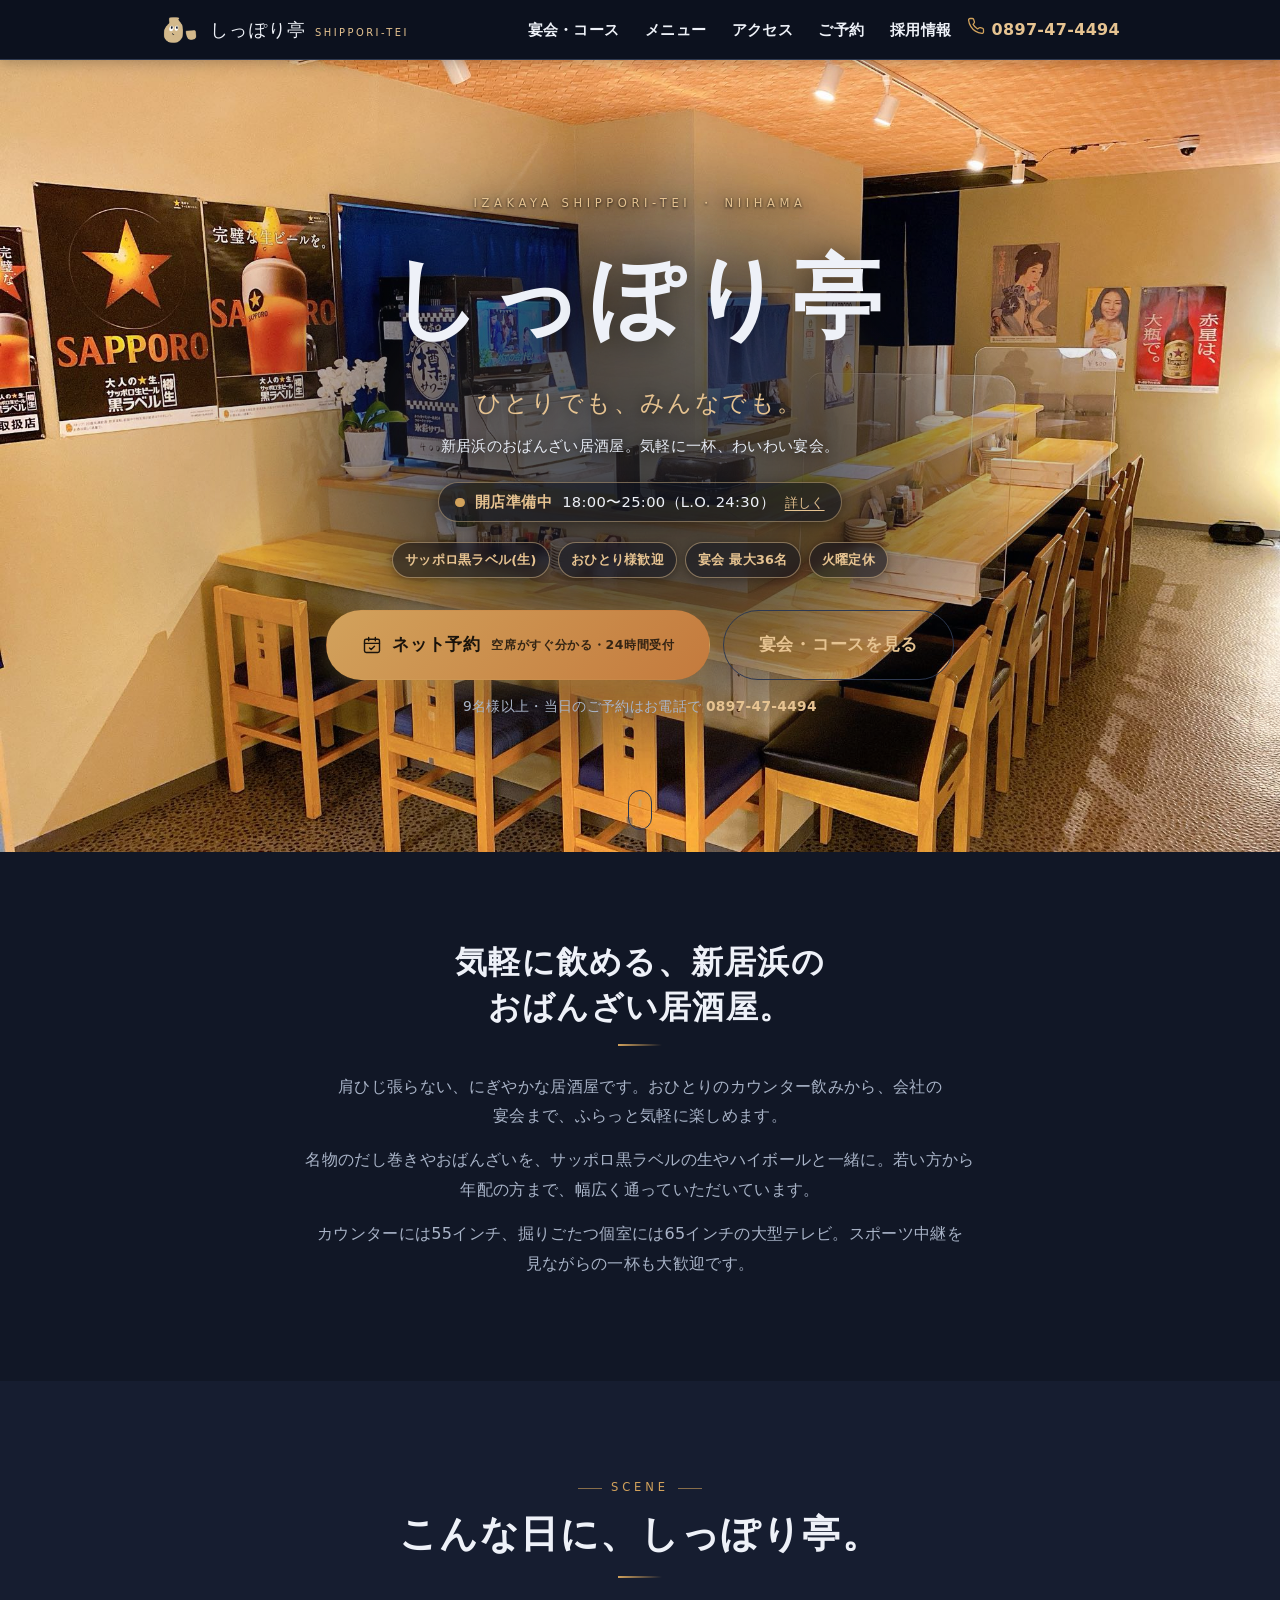
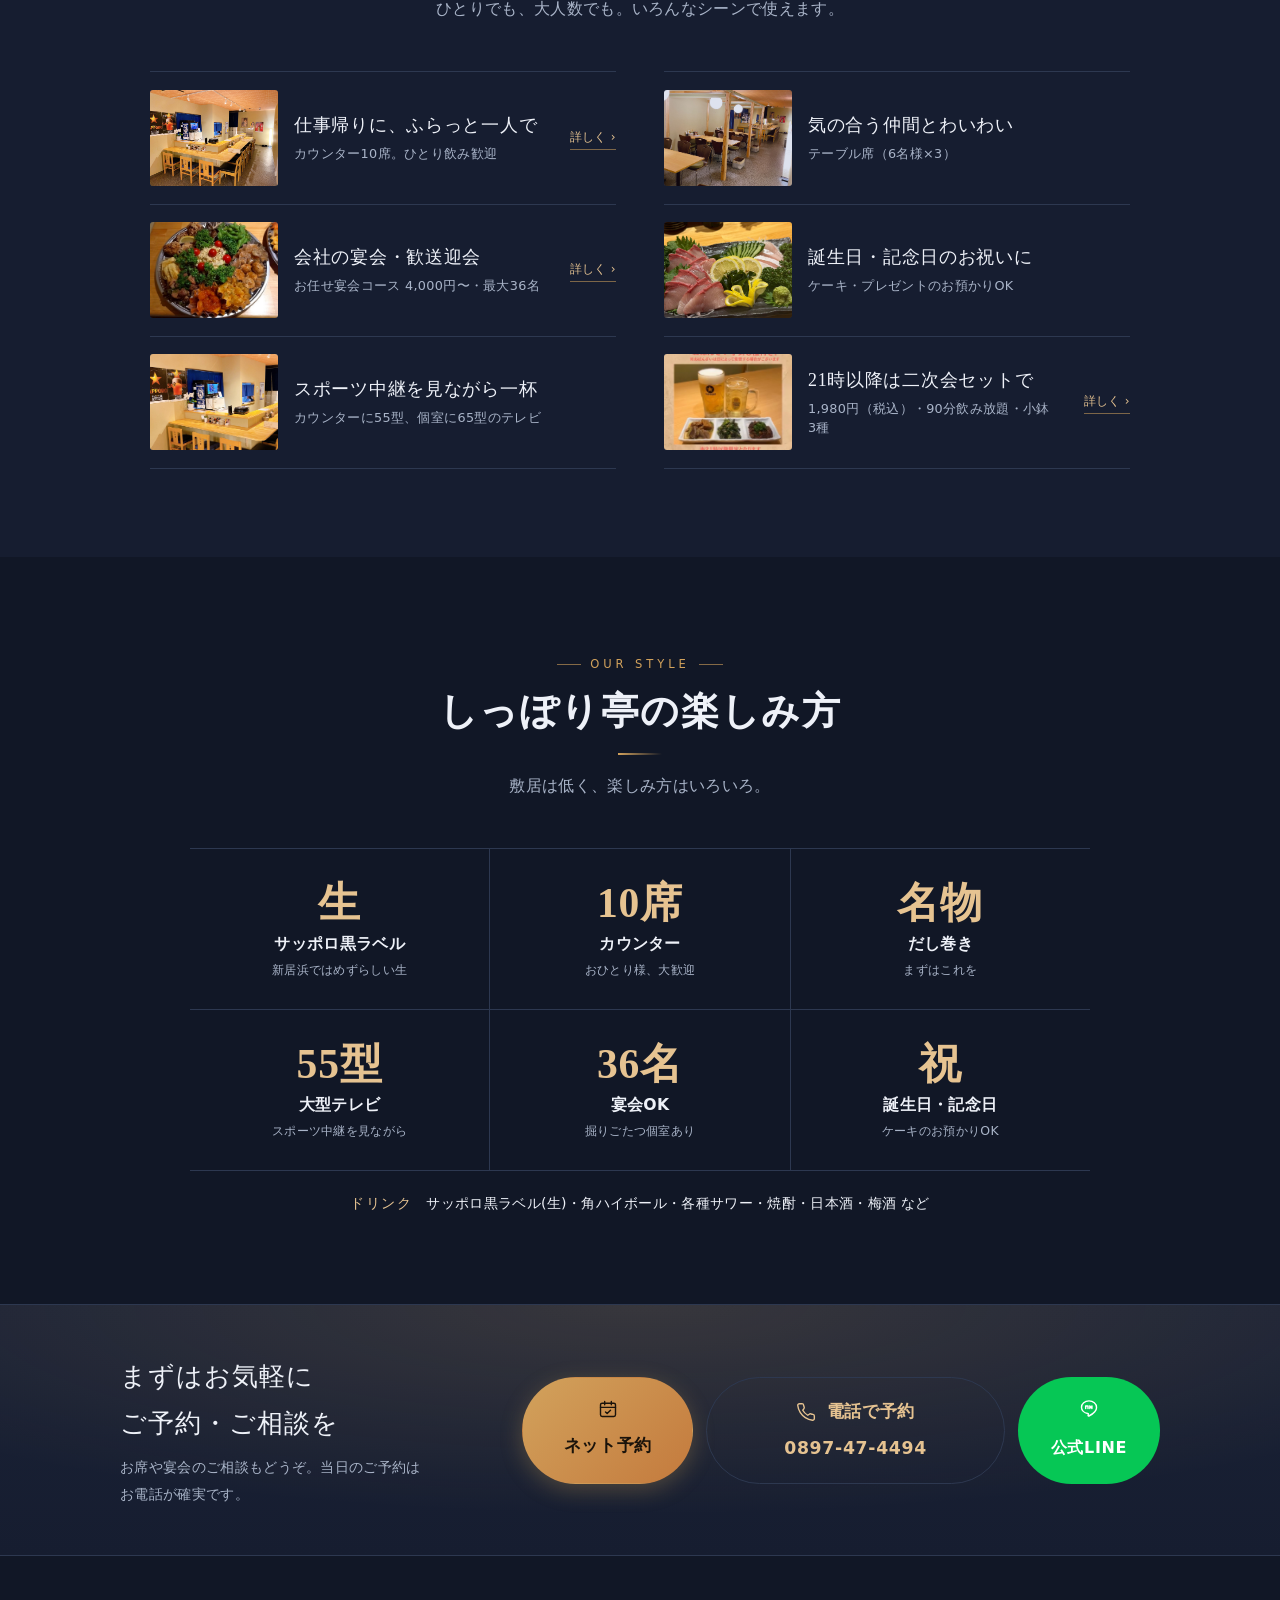
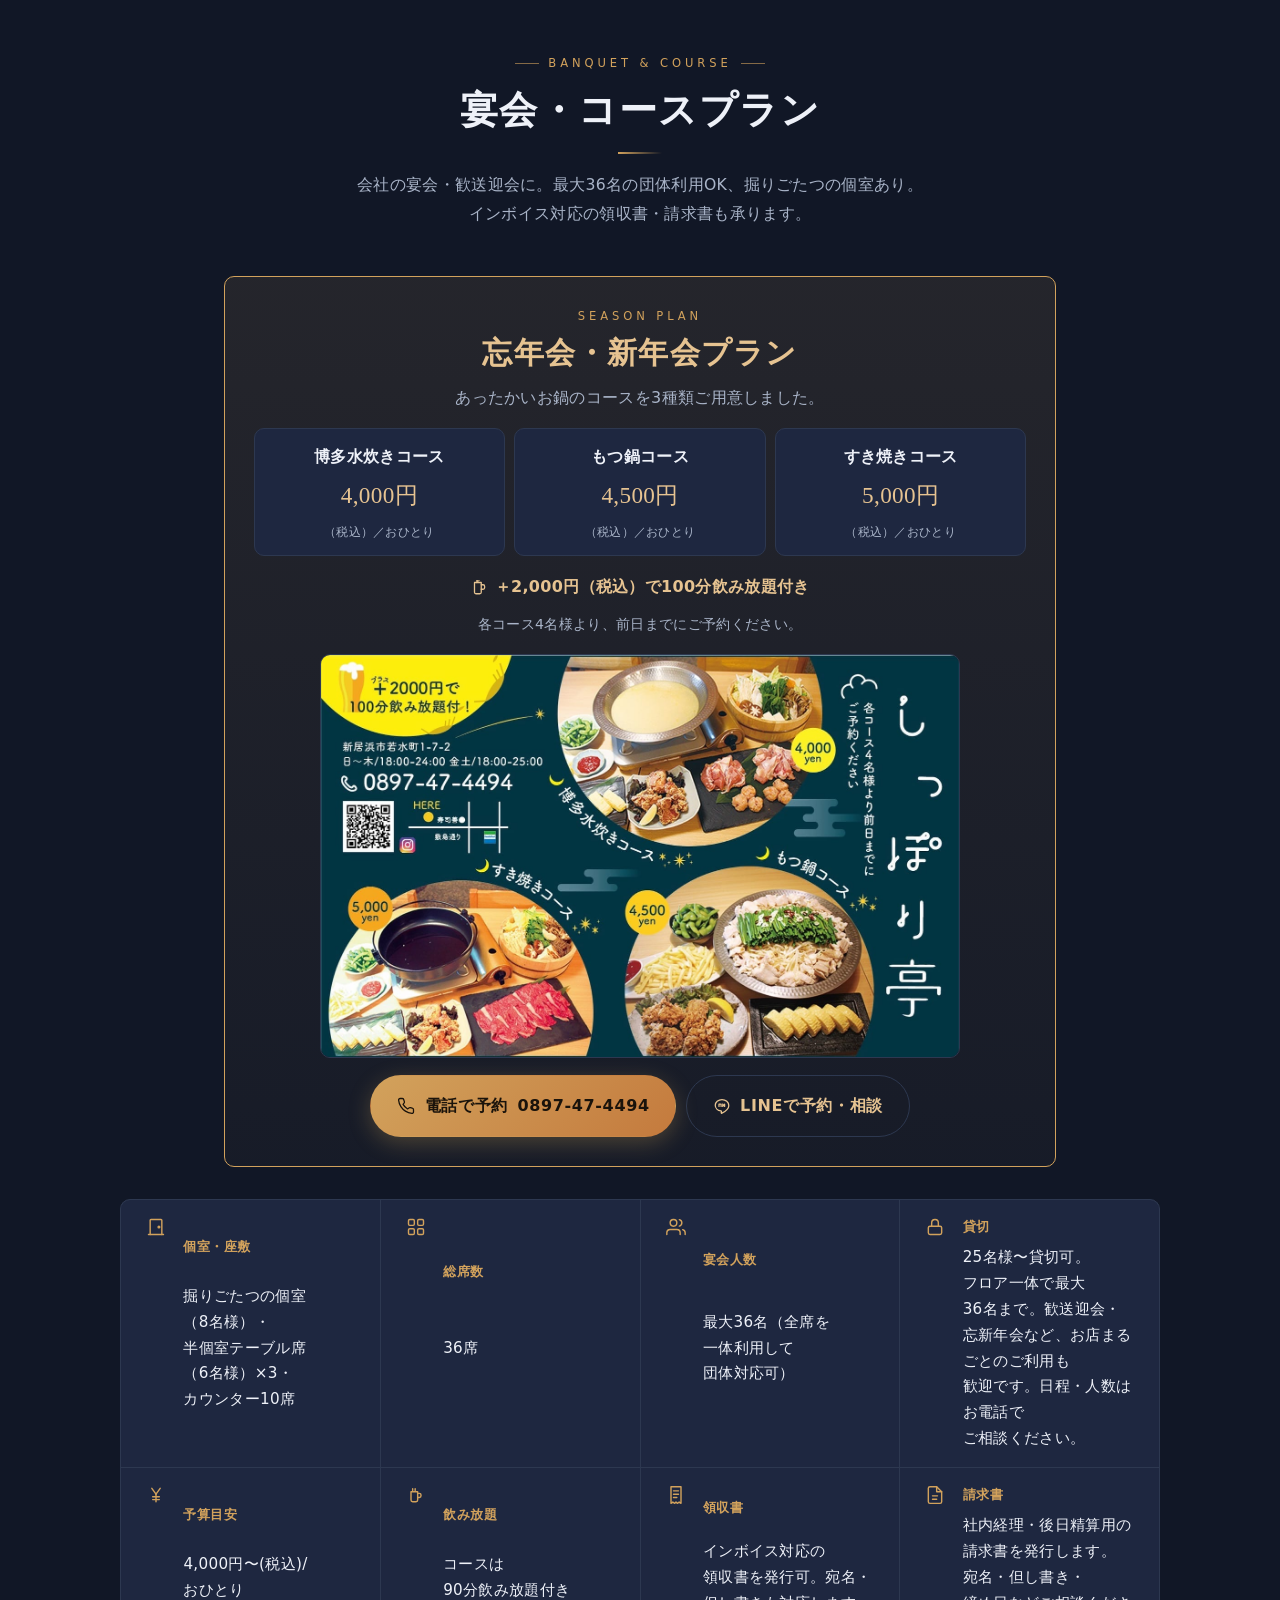
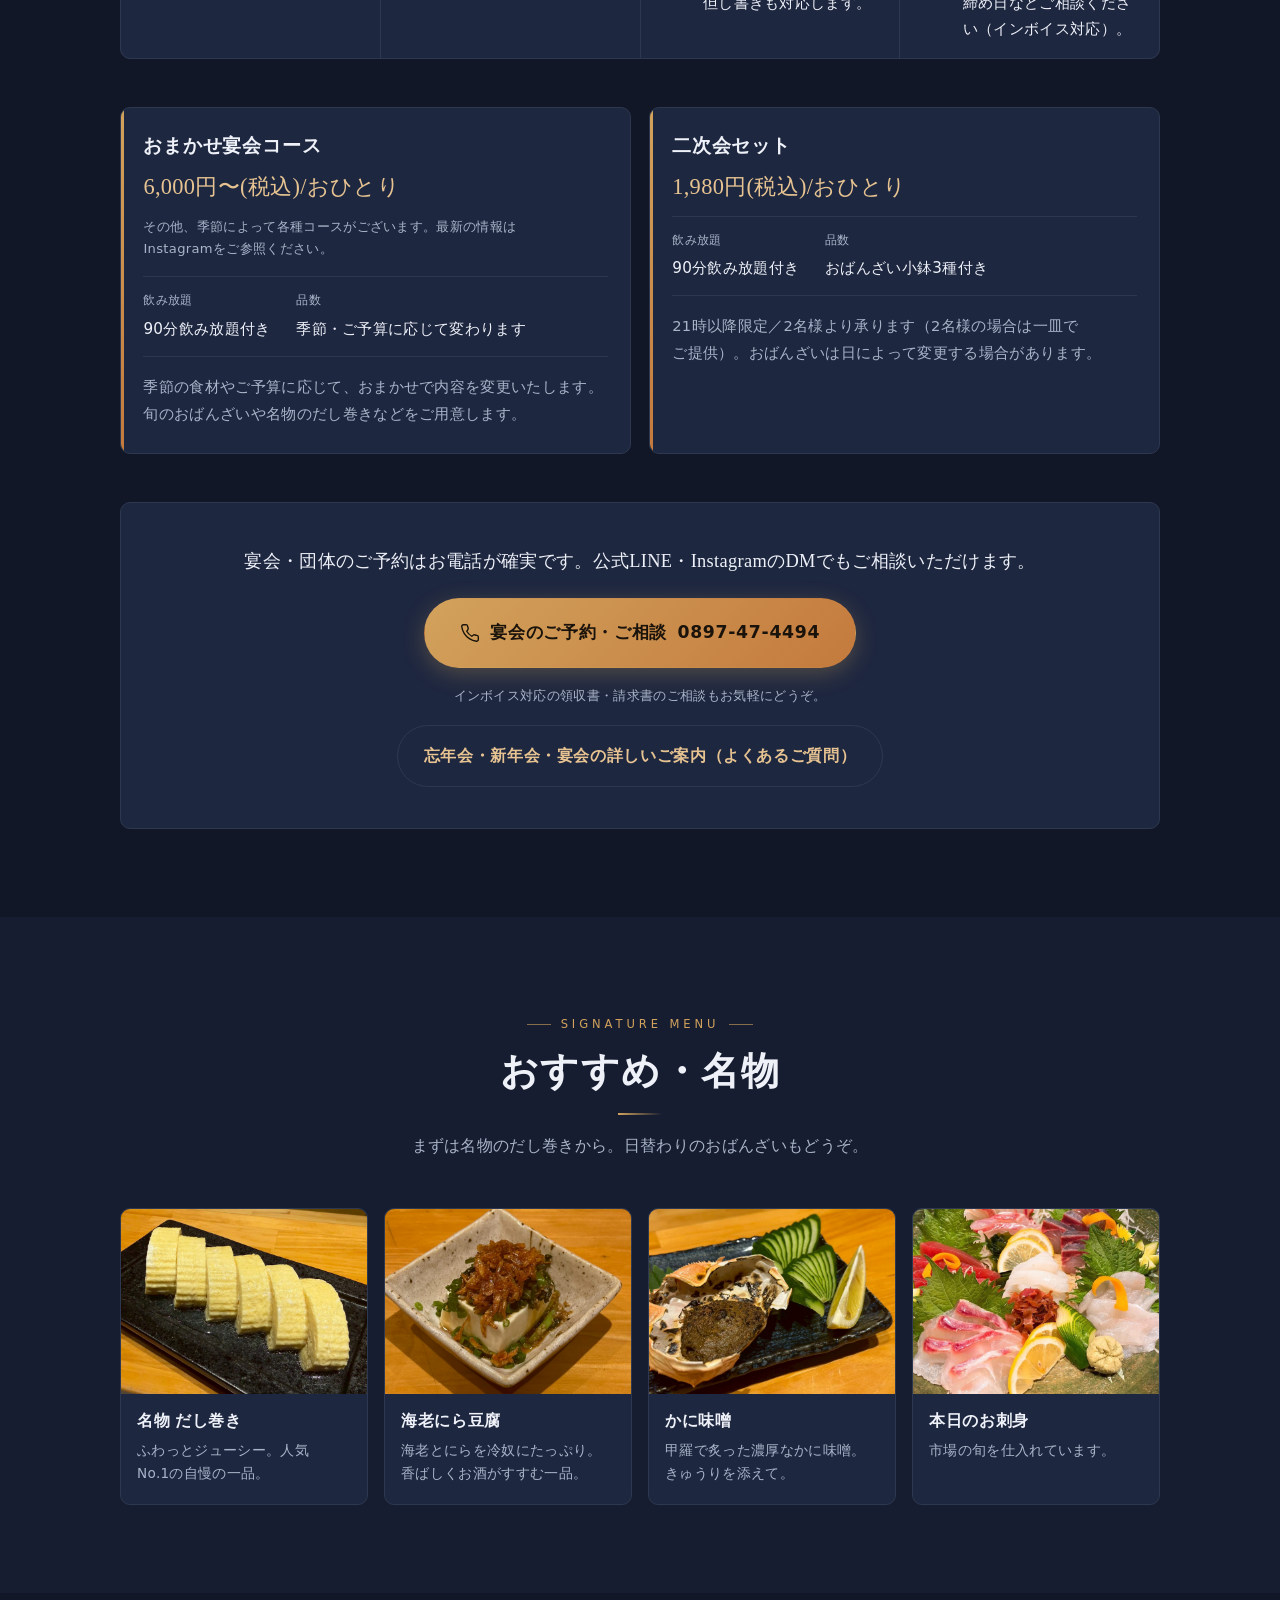
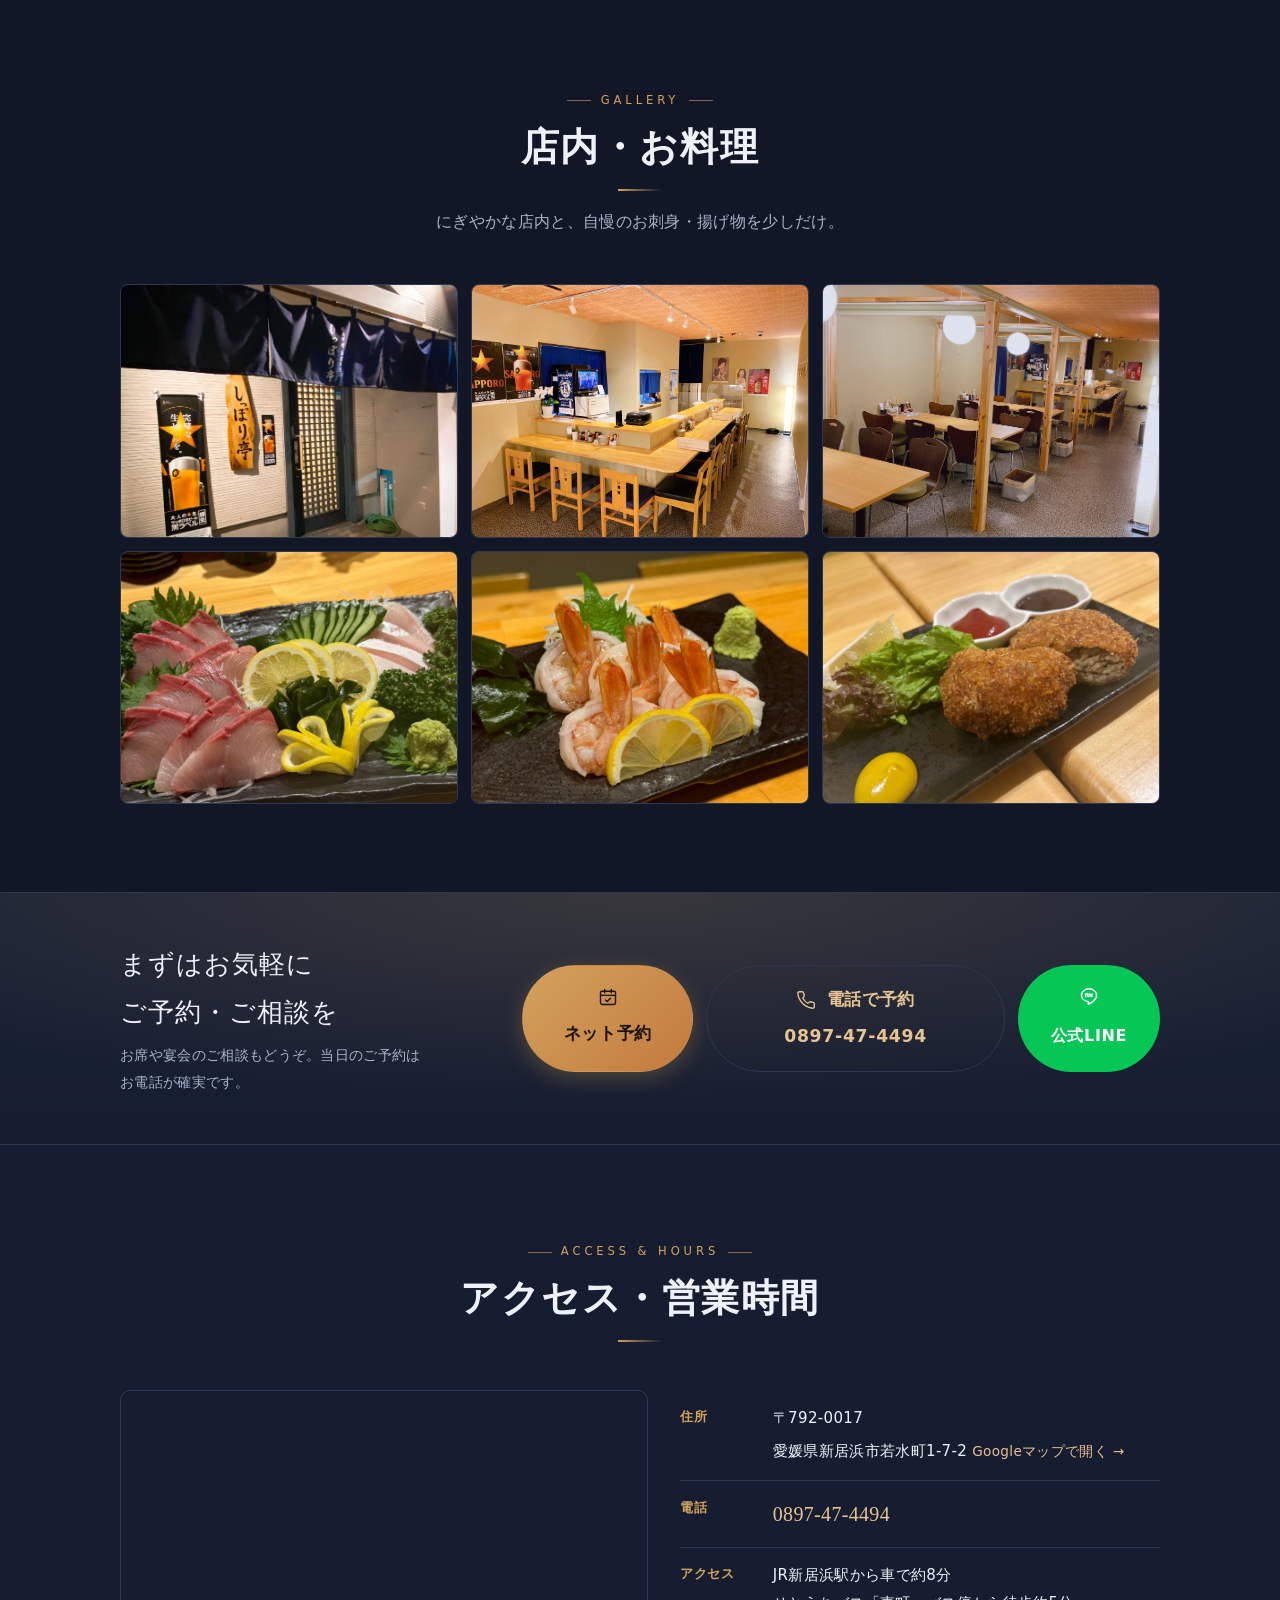
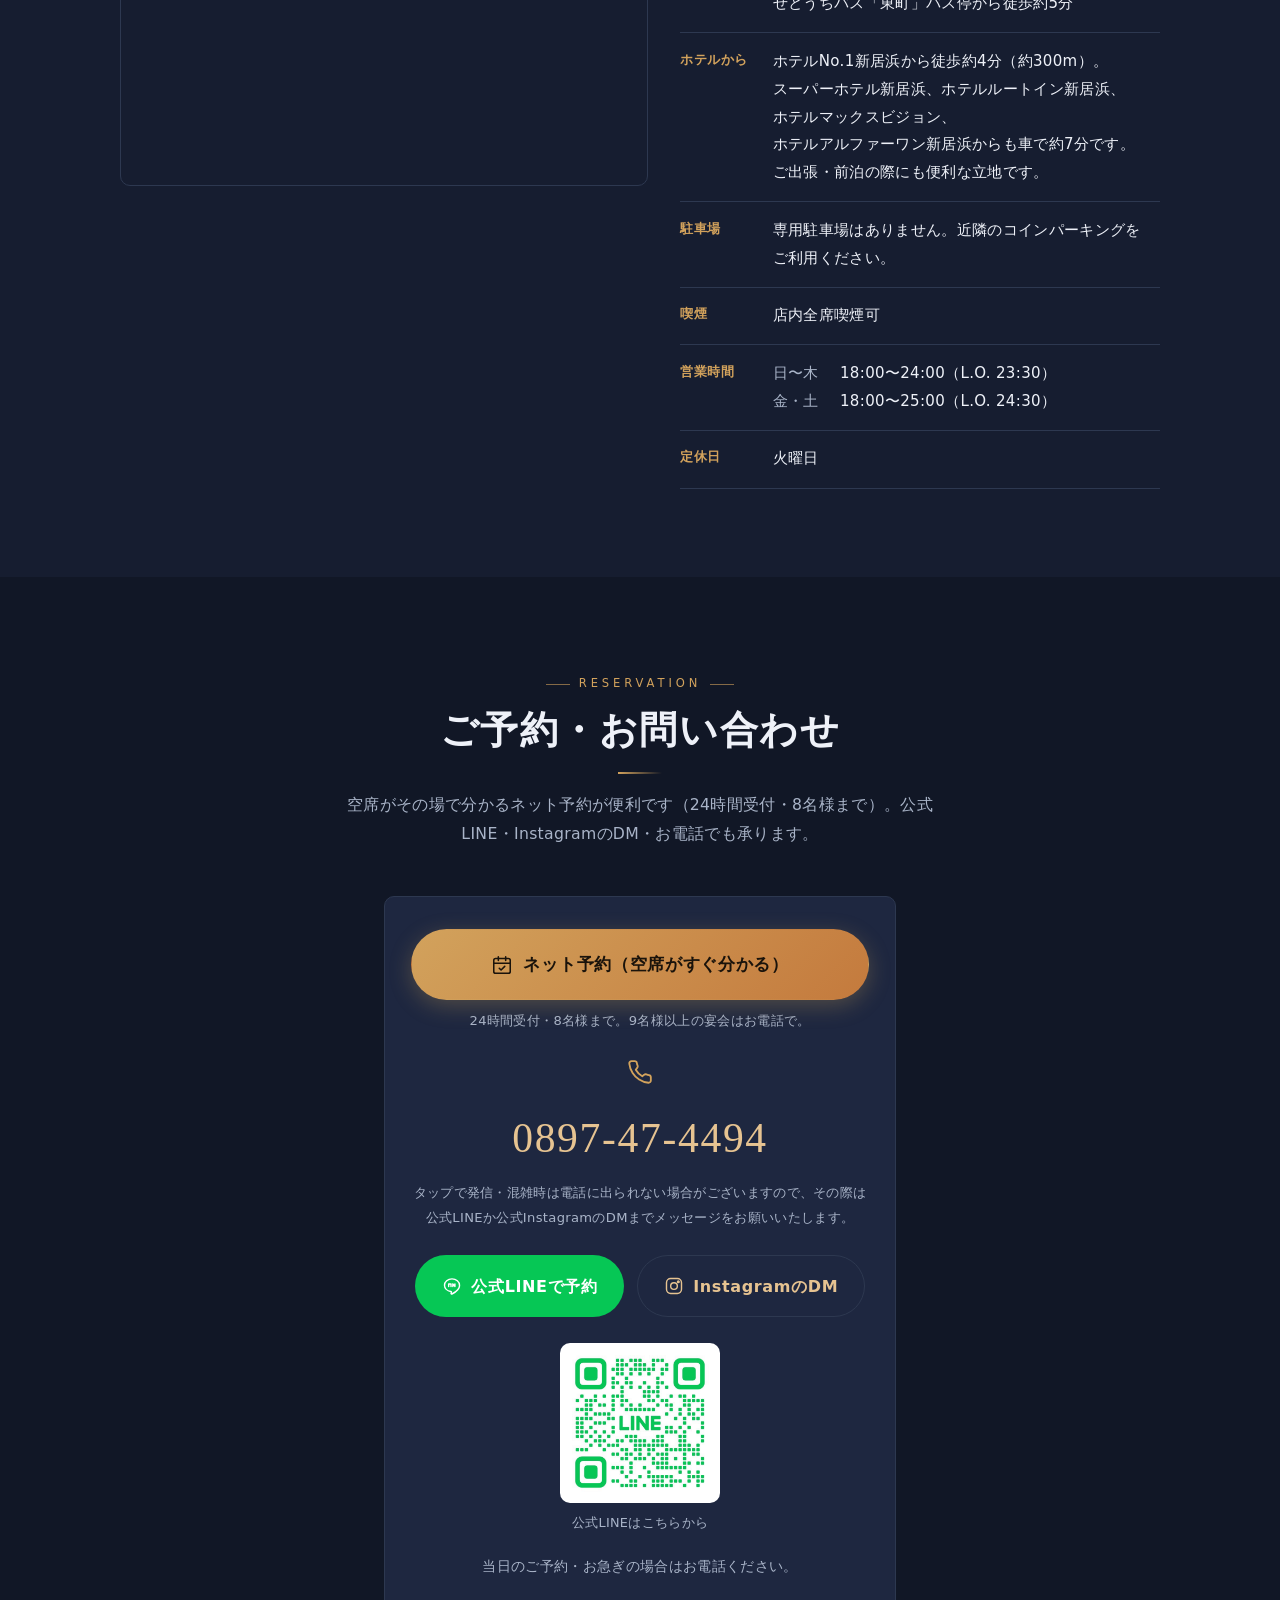
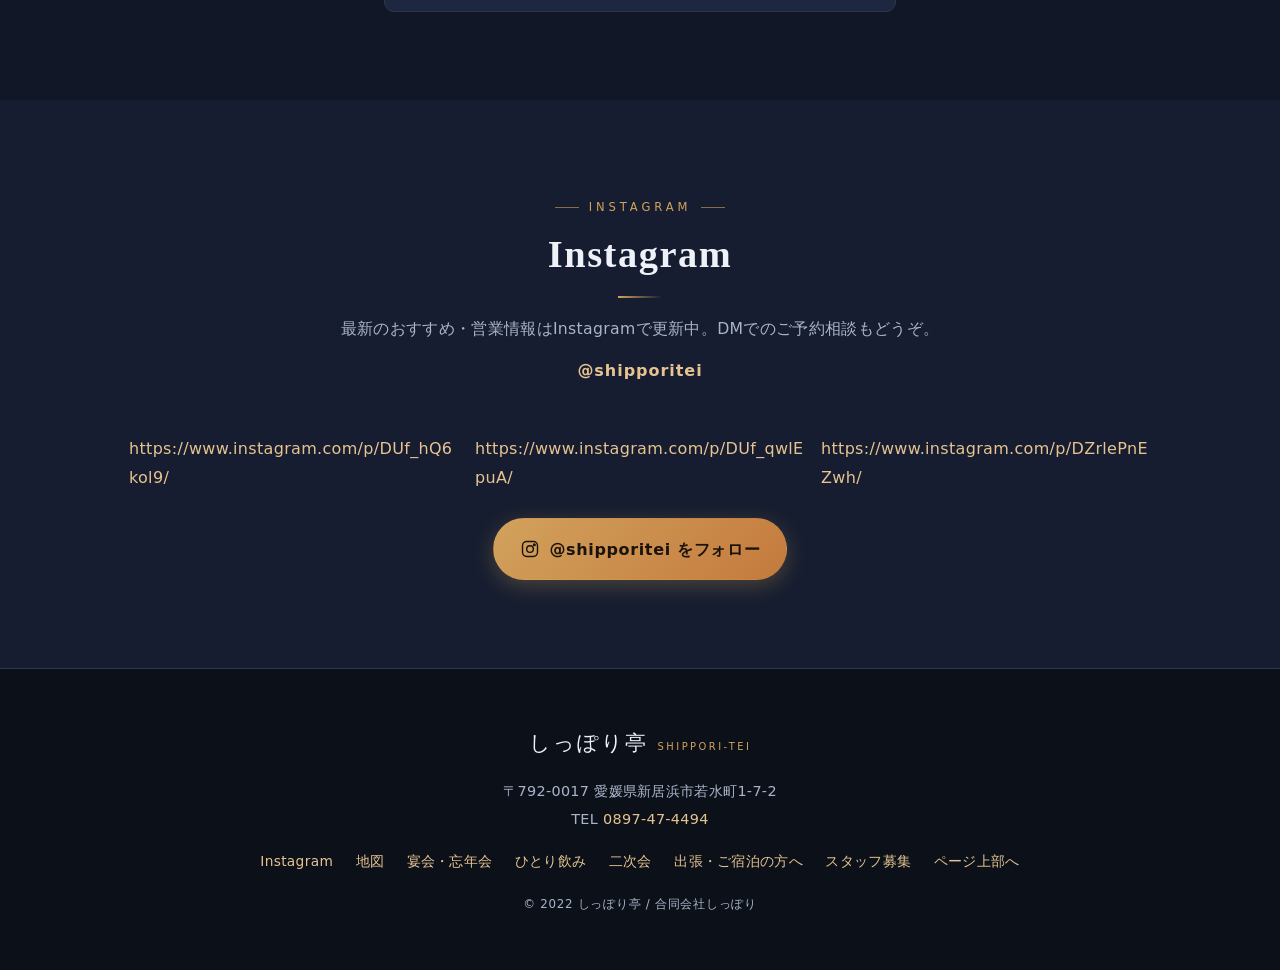
<file: index.html>
<!DOCTYPE html><html lang="ja"> <head><script>(function(){try{if('IntersectionObserver' in window&&!matchMedia('(prefers-reduced-motion: reduce)').matches)document.documentElement.classList.add('rv');}catch(e){}})();</script><meta charset="utf-8"><meta name="viewport" content="width=device-width, initial-scale=1"><title>しっぽり亭｜新居浜のおばんざい居酒屋・掘りごたつ個室・宴会</title><meta name="description" content="新居浜市若水町のおばんざい居酒屋「しっぽり亭」。掘りごたつの個室（8名様）と半個室、最大36名の宴会・25名様〜貸切。サッポロ黒ラベル(生)に名物だし巻き、おひとり様のカウンター飲みも歓迎。宴会コース・飲み放題、インボイス対応の領収書・請求書。火曜定休。ネット予約は24時間受付、お電話は0897-47-4494。"><meta name="keywords" content="新居浜 おばんざい, 新居浜 居酒屋, おばんざい居酒屋, 新居浜 カウンター, 新居浜 一人飲み, 新居浜 宴会, 新居浜 個室, サッポロ黒ラベル 生, だし巻き, しっぽり亭, 飲み放題, 歓送迎会"><link rel="canonical" href="https://shipporitei.jp/"><meta name="theme-color" content="#111726"><meta name="referrer" content="strict-origin-when-cross-origin"><meta name="format-detection" content="telephone=no"><!-- favicon（しっぽり亭ロゴのマスコット） --><link rel="icon" type="image/png" sizes="32x32" href="/favicon-32.png"><link rel="icon" type="image/png" sizes="512x512" href="/favicon-512.png"><link rel="apple-touch-icon" href="/apple-touch-icon.png"><!-- OGP --><meta property="og:type" content="restaurant.restaurant"><meta property="og:site_name" content="しっぽり亭"><meta property="og:title" content="しっぽり亭｜新居浜のおばんざい居酒屋・掘りごたつ個室・宴会"><meta property="og:description" content="新居浜市若水町のおばんざい居酒屋「しっぽり亭」。掘りごたつの個室（8名様）と半個室、最大36名の宴会・25名様〜貸切。サッポロ黒ラベル(生)に名物だし巻き、おひとり様のカウンター飲みも歓迎。宴会コース・飲み放題、インボイス対応の領収書・請求書。火曜定休。ネット予約は24時間受付、お電話は0897-47-4494。"><meta property="og:url" content="https://shipporitei.jp/"><meta property="og:image" content="https://shipporitei.jp/images/ogp.png"><meta property="og:locale" content="ja_JP"><!-- Twitter --><meta name="twitter:card" content="summary_large_image"><meta name="twitter:title" content="しっぽり亭｜新居浜のおばんざい居酒屋・掘りごたつ個室・宴会"><meta name="twitter:description" content="新居浜市若水町のおばんざい居酒屋「しっぽり亭」。掘りごたつの個室（8名様）と半個室、最大36名の宴会・25名様〜貸切。サッポロ黒ラベル(生)に名物だし巻き、おひとり様のカウンター飲みも歓迎。宴会コース・飲み放題、インボイス対応の領収書・請求書。火曜定休。ネット予約は24時間受付、お電話は0897-47-4494。"><meta name="twitter:image" content="https://shipporitei.jp/images/ogp.png"><!-- 構造化データ（'<' をエスケープして </script> 早期終了を防ぐ多層防御） --><script type="application/ld+json">{"@context":"https://schema.org","@type":"Restaurant","@id":"https://shipporitei.jp/#restaurant","name":"しっぽり亭","url":"https://shipporitei.jp/","description":"新居浜市若水町のおばんざい居酒屋「しっぽり亭」。掘りごたつの個室（8名様）と半個室、最大36名の宴会・25名様〜貸切。サッポロ黒ラベル(生)に名物だし巻き、おひとり様のカウンター飲みも歓迎。宴会コース・飲み放題、インボイス対応の領収書・請求書。火曜定休。ネット予約は24時間受付、お電話は0897-47-4494。","image":"https://shipporitei.jp/images/ogp.png","telephone":"0897-47-4494","servesCuisine":["居酒屋","家庭料理","おばんざい","海鮮"],"priceRange":"¥¥","acceptsReservations":"https://yoyaku.shipporitei.jp/yoyaku","maximumAttendeeCapacity":36,"amenityFeature":[{"@type":"LocationFeatureSpecification","name":"団体宴会：最大36名（全席を一体利用して団体対応可）","value":true},{"@type":"LocationFeatureSpecification","name":"貸切：25名様〜貸切可。フロア一体で最大36名まで。歓送迎会・忘新年会など、お店まるごとのご利用も歓迎です。日程・人数はお電話でご相談ください。","value":true},{"@type":"LocationFeatureSpecification","name":"お席：掘りごたつの個室（8名様）・半個室テーブル席（6名様）×3・カウンター10席","value":true},{"@type":"LocationFeatureSpecification","name":"宴会コース：6,000円〜(税込)/おひとり（90分飲み放題付き）","value":true},{"@type":"LocationFeatureSpecification","name":"領収書・請求書：インボイス対応の領収書を発行可。宛名・但し書きも対応します。","value":true},{"@type":"LocationFeatureSpecification","name":"喫煙：店内全席喫煙可","value":true},{"@type":"LocationFeatureSpecification","name":"駐車場：専用駐車場はありません。近隣のコインパーキングをご利用ください。","value":true}],"address":{"@type":"PostalAddress","streetAddress":"若水町1-7-2","addressLocality":"新居浜市","addressRegion":"愛媛県","postalCode":"792-0017","addressCountry":"JP"},"geo":{"@type":"GeoCoordinates","latitude":"33.9654593","longitude":"133.2795024"},"openingHoursSpecification":[{"@type":"OpeningHoursSpecification","dayOfWeek":["Sunday","Monday","Wednesday","Thursday"],"opens":"18:00","closes":"00:00"},{"@type":"OpeningHoursSpecification","dayOfWeek":["Friday","Saturday"],"opens":"18:00","closes":"01:00"}],"sameAs":["https://www.instagram.com/shipporitei/"],"hasMenu":"https://shipporitei.jp/#menu"}</script><!-- Googleアナリティクス(GA4)：site.json の 解析.gaMeasurementId 設定時のみ出力 --><script async src="https://www.googletagmanager.com/gtag/js?id=G-EYK1K6LV85"></script><script>window.dataLayer=window.dataLayer||[];function gtag(){dataLayer.push(arguments);}gtag('js',new Date());gtag('config','G-EYK1K6LV85');</script><script>document.addEventListener('click',function(e){var a=e.target&&e.target.closest&&e.target.closest('a[href]');if(!a||typeof window.gtag!=='function')return;var h=a.getAttribute('href')||'';var ev=null;if(h.indexOf('tel:')===0)ev='tel_click';else if(/instagram\.com/i.test(h))ev='instagram_click';else if(/(line\.me|lin\.ee|liff\.line)/i.test(h))ev='line_click';else if(/(maps\.google|google\.[^/]+\/maps|maps\.app\.goo)/i.test(h))ev='map_click';else if(/yoyaku\.shipporitei\.jp/i.test(h)||/^\/reserve\/?$/.test(h))ev='reserve_click';if(ev)window.gtag('event',ev,{link_url:h,transport_type:'beacon'});},true);</script><link rel="stylesheet" href="/assets/BottomNav.DHSSGHLx.css">
<link rel="stylesheet" href="/assets/index.D0r4KEV4.css">
<style>.bp[data-astro-cid-5nebczc7]{list-style:none;margin:0 auto;padding:0;max-width:900px;display:grid;grid-template-columns:repeat(2,1fr);gap:1px;background:var(--line);border-top:1px solid var(--line);border-bottom:1px solid var(--line)}.bp__item[data-astro-cid-5nebczc7]{background:var(--bg);min-width:0;display:flex;flex-direction:column;align-items:center;text-align:center;padding:1.5rem .6rem 1.4rem;gap:.35rem}.section--alt .bp__item[data-astro-cid-5nebczc7]{background:var(--bg-2)}.bp__big[data-astro-cid-5nebczc7]{font-family:var(--font-serif);font-weight:600;font-size:clamp(1.9rem,7vw,2.6rem);line-height:1.1;letter-spacing:.02em;color:var(--gold-soft)}.bp__name[data-astro-cid-5nebczc7]{font-size:.98rem;font-weight:600;color:var(--text);line-height:1.5}.bp__sub[data-astro-cid-5nebczc7]{font-size:.78rem;color:var(--text-dim);line-height:1.5}@media(min-width:760px){.bp[data-astro-cid-5nebczc7]{grid-template-columns:repeat(3,1fr)}.bp__item[data-astro-cid-5nebczc7]{padding:2rem 1rem 1.8rem}}
.sp[data-astro-cid-3aden6p6]{margin:0 auto 2rem;max-width:52rem;padding:clamp(1.2rem,4vw,1.8rem);border-radius:var(--radius);border:1px solid var(--gold);background:linear-gradient(180deg,#d2a25c1a,#d2a25c08);text-align:center}.sp__kicker[data-astro-cid-3aden6p6]{margin:0;font-size:.72rem;letter-spacing:.34em;color:var(--gold)}.sp__title[data-astro-cid-3aden6p6]{margin:.3rem 0 0;font-family:var(--font-serif);font-size:clamp(1.4rem,5vw,1.9rem);color:var(--gold-soft)}.sp__lead[data-astro-cid-3aden6p6]{margin:.5rem 0 1rem;color:var(--text-dim)}.sp__plans[data-astro-cid-3aden6p6]{display:grid;gap:.6rem}@media(min-width:640px){.sp__plans[data-astro-cid-3aden6p6]{grid-template-columns:repeat(3,1fr)}}.sp__plan[data-astro-cid-3aden6p6]{display:flex;flex-direction:column;gap:.15rem;padding:.8rem .6rem;border-radius:var(--radius);background:var(--bg-3);border:1px solid var(--line)}.sp__name[data-astro-cid-3aden6p6]{font-weight:700}.sp__price[data-astro-cid-3aden6p6]{font-family:var(--font-serif);font-size:1.45rem;color:var(--gold-soft);font-variant-numeric:tabular-nums}.sp__unit[data-astro-cid-3aden6p6]{font-size:.78rem;color:var(--text-dim)}.sp__drink[data-astro-cid-3aden6p6]{margin:1rem 0 0;display:inline-flex;align-items:center;gap:.4rem;font-weight:700;color:var(--gold-soft)}.sp__cond[data-astro-cid-3aden6p6]{margin:.3rem 0 0;font-size:.88rem;color:var(--text-dim)}.sp__flyer[data-astro-cid-3aden6p6]{display:block;margin:1.1rem auto 0;max-width:40rem}.sp__flyer[data-astro-cid-3aden6p6] img[data-astro-cid-3aden6p6]{width:100%;height:auto;border-radius:var(--radius);border:1px solid var(--line)}.sp__cta[data-astro-cid-3aden6p6]{margin-top:1.1rem;display:flex;flex-wrap:wrap;gap:.6rem;justify-content:center}
</style></head> <body> <!-- ページ最上部アンカー。sticky なヘッダーに #top を付けると「常に表示中」と判定され
         スクロールしないため、非sticky の先頭センチネルを置く。 --> <span id="top" aria-hidden="true"></span>  <header class="hdr" data-astro-cid-3ef6ksr2> <div class="hdr__inner" data-astro-cid-3ef6ksr2> <a class="hdr__brand" href="#top" data-astro-cid-3ef6ksr2> <img class="hdr__logo" src="/images/logo-mark.png" alt="" width="40" height="40" decoding="async" data-astro-cid-3ef6ksr2> <span class="hdr__words" data-astro-cid-3ef6ksr2> <span class="hdr__name" data-astro-cid-3ef6ksr2>しっぽり亭</span> <span class="hdr__roman" data-astro-cid-3ef6ksr2>Shippori-tei</span> </span> </a> <nav class="hdr__nav" aria-label="メインメニュー" data-astro-cid-3ef6ksr2> <a href="#banquet" data-astro-cid-3ef6ksr2>宴会・コース</a> <a href="#menu" data-astro-cid-3ef6ksr2>メニュー</a> <a href="#access" data-astro-cid-3ef6ksr2>アクセス</a> <a href="#reserve" data-astro-cid-3ef6ksr2>ご予約</a> <a href="/recruit" data-astro-cid-3ef6ksr2>採用情報</a> </nav> <a class="hdr__tel" href="tel:0897474494" aria-label="電話で予約 0897-47-4494" data-astro-cid-3ef6ksr2> <span class="hdr__tel-ico" data-astro-cid-3ef6ksr2><svg xmlns="http://www.w3.org/2000/svg" width="18" height="18" viewBox="0 0 24 24" fill="none" stroke="currentColor" stroke-width="1.7" stroke-linecap="round" stroke-linejoin="round" role="presentation" aria-hidden="true"><path d="M22 16.92v3a2 2 0 0 1-2.18 2 19.79 19.79 0 0 1-8.63-3.07 19.5 19.5 0 0 1-6-6 19.79 19.79 0 0 1-3.07-8.67A2 2 0 0 1 4.11 2h3a2 2 0 0 1 2 1.72c.13.81.36 1.6.7 2.34a2 2 0 0 1-.45 2.11L8.09 9.91a16 16 0 0 0 6 6l1.74-1.27a2 2 0 0 1 2.11-.45c.74.34 1.53.57 2.34.7A2 2 0 0 1 22 16.92z"/></svg></span> <span class="hdr__tel-num" data-astro-cid-3ef6ksr2>0897-47-4494</span> </a> </div> </header> <main> <section class="hero hero--photo" aria-label="しっぽり亭 トップ" data-astro-cid-bbe6dxrz> <div class="hero__bg hero__bg--photo" style="background-image:url(/images/hero.jpg);background-position:center 42%" aria-hidden="true" data-astro-cid-bbe6dxrz></div> <div class="hero__glow" aria-hidden="true" data-astro-cid-bbe6dxrz></div> <div class="hero__embers" aria-hidden="true" data-astro-cid-bbe6dxrz> <span style="--x:49%;--s:3.7px;--dur:9.9s;--delay:-3.9s;--drift:-5px" data-astro-cid-bbe6dxrz></span><span style="--x:51%;--s:2.2px;--dur:16.0s;--delay:-9.4s;--drift:-7px" data-astro-cid-bbe6dxrz></span><span style="--x:28%;--s:4.3px;--dur:14.3s;--delay:-1.2s;--drift:0px" data-astro-cid-bbe6dxrz></span><span style="--x:24%;--s:4.0px;--dur:10.3s;--delay:-9.0s;--drift:-1px" data-astro-cid-bbe6dxrz></span><span style="--x:18%;--s:2.2px;--dur:16.5s;--delay:-15.5s;--drift:-30px" data-astro-cid-bbe6dxrz></span><span style="--x:44%;--s:4.9px;--dur:10.5s;--delay:-6.7s;--drift:4px" data-astro-cid-bbe6dxrz></span><span style="--x:67%;--s:2.8px;--dur:10.4s;--delay:-15.8s;--drift:-4px" data-astro-cid-bbe6dxrz></span><span style="--x:23%;--s:3.6px;--dur:11.6s;--delay:-2.5s;--drift:22px" data-astro-cid-bbe6dxrz></span><span style="--x:35%;--s:3.1px;--dur:9.6s;--delay:-14.8s;--drift:-21px" data-astro-cid-bbe6dxrz></span><span style="--x:88%;--s:3.4px;--dur:10.9s;--delay:-9.6s;--drift:-8px" data-astro-cid-bbe6dxrz></span><span style="--x:76%;--s:4.0px;--dur:10.1s;--delay:-3.6s;--drift:-4px" data-astro-cid-bbe6dxrz></span><span style="--x:9%;--s:2.1px;--dur:12.3s;--delay:-10.9s;--drift:12px" data-astro-cid-bbe6dxrz></span><span style="--x:96%;--s:3.0px;--dur:12.5s;--delay:-7.9s;--drift:-5px" data-astro-cid-bbe6dxrz></span><span style="--x:84%;--s:3.4px;--dur:12.5s;--delay:-4.2s;--drift:-21px" data-astro-cid-bbe6dxrz></span> </div> <div class="hero__inner" data-astro-cid-bbe6dxrz> <p class="hero__roman" data-astro-cid-bbe6dxrz>Izakaya Shippori-tei ・ Niihama</p> <h1 class="hero__title" aria-label="しっぽり亭" data-astro-cid-bbe6dxrz> <span class="hero__char" aria-hidden="true" style="--i:0" data-astro-cid-bbe6dxrz>し</span><span class="hero__char" aria-hidden="true" style="--i:1" data-astro-cid-bbe6dxrz>っ</span><span class="hero__char" aria-hidden="true" style="--i:2" data-astro-cid-bbe6dxrz>ぽ</span><span class="hero__char" aria-hidden="true" style="--i:3" data-astro-cid-bbe6dxrz>り</span><span class="hero__char" aria-hidden="true" style="--i:4" data-astro-cid-bbe6dxrz>亭</span> </h1> <p class="hero__catch" data-astro-cid-bbe6dxrz>ひとりでも、みんなでも。</p> <p class="hero__sub" data-astro-cid-bbe6dxrz>新居浜のおばんざい居酒屋。気軽に一杯、わいわい宴会。</p>  <div class="hero__today" data-astro-cid-bbe6dxrz><div class="today" id="today-hours" data-api="https://yoyaku.shipporitei.jp" data-week="[[1080,1440],[1080,1440],null,[1080,1440],[1080,1440],[1080,1500],[1080,1500]]" data-astro-cid-f5fdoh2y> <span class="today__dot" aria-hidden="true" data-astro-cid-f5fdoh2y></span> <span class="today__state" data-astro-cid-f5fdoh2y>営業時間</span> <span class="today__text" data-astro-cid-f5fdoh2y>日〜木 18:00〜24:00／金・土 18:00〜25:00（火曜日定休）</span> <a class="today__more" href="#access" data-astro-cid-f5fdoh2y>詳しく</a> </div> <script>
(function () {
  var el = document.getElementById('today-hours');
  if (!el) return;
  var WD = ['日', '月', '火', '水', '木', '金', '土'];
  var pad = function (n) { return String(n).padStart(2, '0'); };
  var hm = function (m) { return pad(Math.floor(m / 60)) + ':' + pad(m % 60); };
  var md = function (iso) { var d = new Date(iso + 'T00:00:00Z'); return (d.getUTCMonth() + 1) + '/' + d.getUTCDate() + '(' + WD[d.getUTCDay()] + ')'; };
  var addDay = function (iso, n) { var d = new Date(iso + 'T00:00:00Z'); d.setUTCDate(d.getUTCDate() + n); return d.toISOString().slice(0, 10); };

  // いまの日本時間。深夜4時までは前日の営業
  var j = new Date(Date.now() + 9 * 3600 * 1000);
  var today = j.toISOString().slice(0, 10);
  var nowMin = j.getUTCHours() * 60 + j.getUTCMinutes();
  if (j.getUTCHours() < 4) { today = addDay(today, -1); nowMin += 1440; }

  var week = []; try { week = JSON.parse(el.dataset.week || '[]'); } catch (e) {}
  var fromWeek = function () {
    var out = [];
    for (var i = 0; i < 7; i++) {
      var d = addDay(today, i), w = week[new Date(d + 'T00:00:00Z').getUTCDay()];
      out.push(w ? { date: d, closed: false, open_min: w[0], close_min: w[1] } : { date: d, closed: true });
    }
    return out;
  };

  var show = function (days) {
    var t = days[0];
    if (!t || t.date !== today) return;
    var next = null;
    for (var i = 1; i < days.length; i++) if (!days[i].closed) { next = days[i]; break; }
    var nextText = next ? '次の営業は ' + md(next.date) + ' ' + hm(next.open_min) + '〜' : '';
    var state, text, cls;
    if (t.closed) {
      // 週の決まりでは営業日なのに休み＝臨時休業（予約システムの営業日設定から）
      var usual = week[new Date(today + 'T00:00:00Z').getUTCDay()];
      cls = 'closed'; state = usual ? '本日は臨時休業' : '本日定休日'; text = nextText;
    } else if (nowMin < t.open_min) {
      // 当日（朝4時〜）で開店前は「開店準備中」、開店1時間前からは「まもなく開店」（店主指定 2026-11-02）
      cls = 'soon'; state = nowMin >= t.open_min - 60 ? 'まもなく開店' : '開店準備中';
      text = hm(t.open_min) + '〜' + hm(t.close_min) + '（L.O. ' + hm(t.close_min - 30) + '）';
    } else if (nowMin < t.close_min) {
      cls = 'open'; state = '営業中';
      text = hm(t.close_min) + 'まで（' + (nowMin < t.close_min - 30 ? 'L.O. ' + hm(t.close_min - 30) : 'ラストオーダー終了') + '）';
    } else {
      cls = 'closed'; state = '本日の営業は終了'; text = nextText;
    }
    if (t.event && !t.closed) text += '・' + t.event;
    el.className = 'today today--' + cls;
    el.querySelector('.today__state').textContent = state;
    el.querySelector('.today__text').textContent = text;
  };

  show(fromWeek());
  var api = el.dataset.api;
  if (!api || !window.fetch) return;
  var ctl = window.AbortController ? new AbortController() : null;
  if (ctl) setTimeout(function () { ctl.abort(); }, 4000);
  fetch(api + '/api/public/hours', ctl ? { signal: ctl.signal } : {})
    .then(function (r) { return r.ok ? r.json() : null; })
    .then(function (d) { if (d && Array.isArray(d.days) && d.days.length) show(d.days); })
    .catch(function () {});
})();
</script></div> <ul class="hero__badges" aria-label="お店のポイント" data-astro-cid-bbe6dxrz> <li class="hero__badge" style="--i:0" data-astro-cid-bbe6dxrz>サッポロ黒ラベル(生)</li><li class="hero__badge" style="--i:1" data-astro-cid-bbe6dxrz>おひとり様歓迎</li><li class="hero__badge" style="--i:2" data-astro-cid-bbe6dxrz>宴会 最大36名</li><li class="hero__badge" style="--i:3" data-astro-cid-bbe6dxrz>火曜定休</li> </ul> <div class="hero__cta" data-astro-cid-bbe6dxrz> <a class="btn btn--primary btn--lg" href="https://yoyaku.shipporitei.jp/yoyaku" data-astro-cid-bbe6dxrz> <svg xmlns="http://www.w3.org/2000/svg" width="20" height="20" viewBox="0 0 24 24" fill="none" stroke="currentColor" stroke-width="1.7" stroke-linecap="round" stroke-linejoin="round" role="presentation" aria-hidden="true"><rect x="3" y="5" width="18" height="16" rx="2"/><path d="M8 3v4M16 3v4M3 10h18"/><path d="M9 15.5l2 2 4-4"/></svg> <span data-astro-cid-bbe6dxrz>ネット予約</span> <span class="hero__cta-sub" data-astro-cid-bbe6dxrz>空席がすぐ分かる・24時間受付</span> </a> <a class="btn btn--ghost btn--lg" href="#banquet" data-astro-cid-bbe6dxrz>宴会・コースを見る</a> </div> <p class="hero__tel" data-astro-cid-bbe6dxrz>
9名様以上・当日のご予約はお電話で <a href="tel:0897474494" data-astro-cid-bbe6dxrz>0897-47-4494</a> </p> </div> <a class="hero__scroll" href="#concept" aria-label="下へスクロール" data-astro-cid-bbe6dxrz><span data-astro-cid-bbe6dxrz></span></a> </section> <section class="section" id="concept" aria-labelledby="concept-title" data-astro-cid-odba7ysj> <div class="container concept" data-astro-cid-odba7ysj> <h2 class="section__title concept__title" id="concept-title" data-astro-cid-odba7ysj>気軽に飲める、新居浜のおばんざい居酒屋。</h2> <div class="concept__body" data-astro-cid-odba7ysj> <p data-astro-cid-odba7ysj>肩ひじ張らない、にぎやかな居酒屋です。おひとりのカウンター飲みから、会社の宴会まで、ふらっと気軽に楽しめます。</p><p data-astro-cid-odba7ysj>名物のだし巻きやおばんざいを、サッポロ黒ラベルの生やハイボールと一緒に。若い方から年配の方まで、幅広く通っていただいています。</p><p data-astro-cid-odba7ysj>カウンターには55インチ、掘りごたつ個室には65インチの大型テレビ。スポーツ中継を見ながらの一杯も大歓迎です。</p> </div> </div> </section> <section class="section section--alt" id="scenes" aria-labelledby="scenes-title" data-astro-cid-gdbvbedx> <div class="container" data-astro-cid-gdbvbedx> <div class="section__head" data-astro-cid-gdbvbedx> <p class="section__kicker" data-astro-cid-gdbvbedx>Scene</p> <h2 class="section__title" id="scenes-title" data-astro-cid-gdbvbedx>こんな日に、しっぽり亭。</h2> <p class="section__lead" data-astro-cid-gdbvbedx>ひとりでも、大人数でも。いろんなシーンで使えます。</p> </div> <ul class="scenes" data-astro-cid-gdbvbedx> <li class="scenes__item" data-astro-cid-gdbvbedx>  <a class="scenes__row scenes__row--link" href="/hitori" data-astro-cid-gdbvbedx> <span class="scenes__photo" data-astro-cid-gdbvbedx> <img src="/images/gallery-counter.jpg" alt="木目のカウンター席" width="400" height="300" loading="lazy" decoding="async" style="object-position:center 60%;transform-origin:center 60%;--z:1" data-astro-cid-gdbvbedx> </span> <span class="scenes__words" data-astro-cid-gdbvbedx> <span class="scenes__text" data-astro-cid-gdbvbedx>仕事帰りに、ふらっと一人で</span> <span class="scenes__note" data-astro-cid-gdbvbedx>カウンター10席。ひとり飲み歓迎</span> </span> <span class="scenes__go" aria-hidden="true" data-astro-cid-gdbvbedx>詳しく</span></a> </li><li class="scenes__item" data-astro-cid-gdbvbedx>  <div class="scenes__row" data-astro-cid-gdbvbedx> <span class="scenes__photo" data-astro-cid-gdbvbedx> <img src="/images/gallery-table.jpg" alt="テーブル席" width="400" height="300" loading="lazy" decoding="async" style="object-position:center 55%;transform-origin:center 55%;--z:1" data-astro-cid-gdbvbedx> </span> <span class="scenes__words" data-astro-cid-gdbvbedx> <span class="scenes__text" data-astro-cid-gdbvbedx>気の合う仲間とわいわい</span> <span class="scenes__note" data-astro-cid-gdbvbedx>テーブル席（6名様×3）</span> </span> </div> </li><li class="scenes__item" data-astro-cid-gdbvbedx>  <a class="scenes__row scenes__row--link" href="/enkai" data-astro-cid-gdbvbedx> <span class="scenes__photo" data-astro-cid-gdbvbedx> <img src="/images/gallery-platter.jpg" alt="宴会のオードブル" width="400" height="300" loading="lazy" decoding="async" style="object-position:center 45%;transform-origin:center 45%;--z:1" data-astro-cid-gdbvbedx> </span> <span class="scenes__words" data-astro-cid-gdbvbedx> <span class="scenes__text" data-astro-cid-gdbvbedx>会社の宴会・歓送迎会</span> <span class="scenes__note" data-astro-cid-gdbvbedx>お任せ宴会コース 4,000円〜・最大36名</span> </span> <span class="scenes__go" aria-hidden="true" data-astro-cid-gdbvbedx>詳しく</span></a> </li><li class="scenes__item" data-astro-cid-gdbvbedx>  <div class="scenes__row" data-astro-cid-gdbvbedx> <span class="scenes__photo" data-astro-cid-gdbvbedx> <img src="/images/gallery-sashimi-mori.jpg" alt="刺身の盛り合わせ" width="400" height="300" loading="lazy" decoding="async" style="object-position:center 50%;transform-origin:center 50%;--z:1" data-astro-cid-gdbvbedx> </span> <span class="scenes__words" data-astro-cid-gdbvbedx> <span class="scenes__text" data-astro-cid-gdbvbedx>誕生日・記念日のお祝いに</span> <span class="scenes__note" data-astro-cid-gdbvbedx>ケーキ・プレゼントのお預かりOK</span> </span> </div> </li><li class="scenes__item" data-astro-cid-gdbvbedx>  <div class="scenes__row" data-astro-cid-gdbvbedx> <span class="scenes__photo" data-astro-cid-gdbvbedx> <img src="/images/hero.jpg" alt="カウンターの大型テレビ" width="400" height="300" loading="lazy" decoding="async" style="object-position:22% 35%;transform-origin:22% 35%;--z:1.5" data-astro-cid-gdbvbedx> </span> <span class="scenes__words" data-astro-cid-gdbvbedx> <span class="scenes__text" data-astro-cid-gdbvbedx>スポーツ中継を見ながら一杯</span> <span class="scenes__note" data-astro-cid-gdbvbedx>カウンターに55型、個室に65型のテレビ</span> </span> </div> </li><li class="scenes__item" data-astro-cid-gdbvbedx>  <a class="scenes__row scenes__row--link" href="/nijikai" data-astro-cid-gdbvbedx> <span class="scenes__photo" data-astro-cid-gdbvbedx> <img src="/images/nikai-set.jpg" alt="二次会セットの生ビールとハイボール" width="400" height="300" loading="lazy" decoding="async" style="object-position:center 80%;transform-origin:center 80%;--z:1" data-astro-cid-gdbvbedx> </span> <span class="scenes__words" data-astro-cid-gdbvbedx> <span class="scenes__text" data-astro-cid-gdbvbedx>21時以降は二次会セットで</span> <span class="scenes__note" data-astro-cid-gdbvbedx>1,980円（税込）・90分飲み放題・小鉢3種</span> </span> <span class="scenes__go" aria-hidden="true" data-astro-cid-gdbvbedx>詳しく</span></a> </li> </ul> </div> </section> <section class="section" id="features" aria-labelledby="features-title" data-astro-cid-vnivfuh2> <div class="container" data-astro-cid-vnivfuh2> <div class="section__head" data-astro-cid-vnivfuh2> <p class="section__kicker" data-astro-cid-vnivfuh2>Our Style</p> <h2 class="section__title" id="features-title" data-astro-cid-vnivfuh2>しっぽり亭の楽しみ方</h2> <p class="section__lead" data-astro-cid-vnivfuh2>敷居は低く、楽しみ方はいろいろ。</p> </div> <ul class="bp" data-astro-cid-5nebczc7> <li class="bp__item" data-astro-cid-5nebczc7> <span class="bp__big" data-astro-cid-5nebczc7>生</span> <span class="bp__name" data-astro-cid-5nebczc7>サッポロ黒ラベル</span> <span class="bp__sub" data-astro-cid-5nebczc7>新居浜ではめずらしい生</span> </li><li class="bp__item" data-astro-cid-5nebczc7> <span class="bp__big" data-astro-cid-5nebczc7>10席</span> <span class="bp__name" data-astro-cid-5nebczc7>カウンター</span> <span class="bp__sub" data-astro-cid-5nebczc7>おひとり様、大歓迎</span> </li><li class="bp__item" data-astro-cid-5nebczc7> <span class="bp__big" data-astro-cid-5nebczc7>名物</span> <span class="bp__name" data-astro-cid-5nebczc7>だし巻き</span> <span class="bp__sub" data-astro-cid-5nebczc7>まずはこれを</span> </li><li class="bp__item" data-astro-cid-5nebczc7> <span class="bp__big" data-astro-cid-5nebczc7>55型</span> <span class="bp__name" data-astro-cid-5nebczc7>大型テレビ</span> <span class="bp__sub" data-astro-cid-5nebczc7>スポーツ中継を見ながら</span> </li><li class="bp__item" data-astro-cid-5nebczc7> <span class="bp__big" data-astro-cid-5nebczc7>36名</span> <span class="bp__name" data-astro-cid-5nebczc7>宴会OK</span> <span class="bp__sub" data-astro-cid-5nebczc7>掘りごたつ個室あり</span> </li><li class="bp__item" data-astro-cid-5nebczc7> <span class="bp__big" data-astro-cid-5nebczc7>祝</span> <span class="bp__name" data-astro-cid-5nebczc7>誕生日・記念日</span> <span class="bp__sub" data-astro-cid-5nebczc7>ケーキのお預かりOK</span> </li> </ul> <p class="drinks" data-astro-cid-vnivfuh2><span class="drinks__label" data-astro-cid-vnivfuh2>ドリンク</span><span data-astro-cid-vnivfuh2>サッポロ黒ラベル(生)・角ハイボール・各種サワー・焼酎・日本酒・梅酒 など</span></p> </div> </section> <section class="ctaband" aria-label="ご予約・お問い合わせ" data-astro-cid-w4ns2sph> <div class="container ctaband__inner" data-astro-cid-w4ns2sph> <div class="ctaband__copy" data-astro-cid-w4ns2sph> <p class="ctaband__title" data-astro-cid-w4ns2sph>まずはお気軽にご予約・ご相談を</p> <p class="ctaband__text" data-astro-cid-w4ns2sph>お席や宴会のご相談もどうぞ。当日のご予約はお電話が確実です。</p> </div> <div class="ctaband__btns" data-astro-cid-w4ns2sph> <a class="btn btn--primary btn--lg" href="https://yoyaku.shipporitei.jp/yoyaku" data-astro-cid-w4ns2sph> <svg xmlns="http://www.w3.org/2000/svg" width="20" height="20" viewBox="0 0 24 24" fill="none" stroke="currentColor" stroke-width="1.7" stroke-linecap="round" stroke-linejoin="round" role="presentation" aria-hidden="true"><rect x="3" y="5" width="18" height="16" rx="2"/><path d="M8 3v4M16 3v4M3 10h18"/><path d="M9 15.5l2 2 4-4"/></svg> <span data-astro-cid-w4ns2sph>ネット予約</span> </a> <a class="btn btn--lg btn--ghost" href="tel:0897474494" data-astro-cid-w4ns2sph> <svg xmlns="http://www.w3.org/2000/svg" width="20" height="20" viewBox="0 0 24 24" fill="none" stroke="currentColor" stroke-width="1.7" stroke-linecap="round" stroke-linejoin="round" role="presentation" aria-hidden="true"><path d="M22 16.92v3a2 2 0 0 1-2.18 2 19.79 19.79 0 0 1-8.63-3.07 19.5 19.5 0 0 1-6-6 19.79 19.79 0 0 1-3.07-8.67A2 2 0 0 1 4.11 2h3a2 2 0 0 1 2 1.72c.13.81.36 1.6.7 2.34a2 2 0 0 1-.45 2.11L8.09 9.91a16 16 0 0 0 6 6l1.74-1.27a2 2 0 0 1 2.11-.45c.74.34 1.53.57 2.34.7A2 2 0 0 1 22 16.92z"/></svg> <span data-astro-cid-w4ns2sph>電話で予約</span> <span class="btn__phone-num" data-astro-cid-w4ns2sph>0897-47-4494</span> </a> <a class="btn btn--line" href="https://line.me/R/ti/p/@663tfcoy" target="_blank" rel="noopener noreferrer" data-astro-cid-w4ns2sph><svg xmlns="http://www.w3.org/2000/svg" width="20" height="20" viewBox="0 0 24 24" fill="none" stroke="currentColor" stroke-width="1.7" stroke-linecap="round" stroke-linejoin="round" role="presentation" aria-hidden="true"><path d="M21 11c0-4.2-4-7.6-9-7.6S3 6.8 3 11c0 3.8 3.2 7 7.5 7.6.9.13.8.6.7 1.2l-.2 1.2c-.1.5.3.9.9.6 2.6-1.2 5.5-3.3 7-5.1 1.4-1.5 2.1-3 2.1-4.5z"/><path d="M8 9.5v3M8 9.5h2M15.5 9.5v3M13 9.5v3M13 9.5l2.5 3M10.8 9.5v3" fill="none"/></svg> 公式LINE</a> </div> </div> </section> <section class="section" id="banquet" aria-labelledby="banquet-title" data-astro-cid-xbppjnma> <div class="container" data-astro-cid-xbppjnma> <div class="section__head" data-astro-cid-xbppjnma> <p class="section__kicker" data-astro-cid-xbppjnma>Banquet & Course</p> <h2 class="section__title" id="banquet-title" data-astro-cid-xbppjnma>宴会・コースプラン</h2> <p class="section__lead" data-astro-cid-xbppjnma>会社の宴会・歓送迎会に。最大36名の団体利用OK、掘りごたつの個室あり。インボイス対応の領収書・請求書も承ります。</p> </div> <!-- 季節のコース（忘年会・新年会プランなど・site.json 季節プラン） --> <section class="sp" id="plan" aria-labelledby="sp-title" data-astro-cid-3aden6p6><p class="sp__kicker" data-astro-cid-3aden6p6>SEASON PLAN</p><h3 class="sp__title" id="sp-title" data-astro-cid-3aden6p6>忘年会・新年会プラン</h3><p class="sp__lead" data-astro-cid-3aden6p6>あったかいお鍋のコースを3種類ご用意しました。</p><div class="sp__plans" data-astro-cid-3aden6p6><div class="sp__plan" data-astro-cid-3aden6p6><span class="sp__name" data-astro-cid-3aden6p6>博多水炊きコース</span><span class="sp__price" data-astro-cid-3aden6p6>4,000円</span><span class="sp__unit" data-astro-cid-3aden6p6>（税込）／おひとり</span></div><div class="sp__plan" data-astro-cid-3aden6p6><span class="sp__name" data-astro-cid-3aden6p6>もつ鍋コース</span><span class="sp__price" data-astro-cid-3aden6p6>4,500円</span><span class="sp__unit" data-astro-cid-3aden6p6>（税込）／おひとり</span></div><div class="sp__plan" data-astro-cid-3aden6p6><span class="sp__name" data-astro-cid-3aden6p6>すき焼きコース</span><span class="sp__price" data-astro-cid-3aden6p6>5,000円</span><span class="sp__unit" data-astro-cid-3aden6p6>（税込）／おひとり</span></div></div><p class="sp__drink" data-astro-cid-3aden6p6><svg xmlns="http://www.w3.org/2000/svg" width="18" height="18" viewBox="0 0 24 24" fill="none" stroke="currentColor" stroke-width="1.7" stroke-linecap="round" stroke-linejoin="round" role="presentation" aria-hidden="true"><path d="M6 6h9v13a2 2 0 0 1-2 2H8a2 2 0 0 1-2-2z"/><path d="M15 9h2.5a2 2 0 0 1 2 2v2a2 2 0 0 1-2 2H15"/><path d="M9 3.5c1 .8 2 .8 3 0M8.5 6c.5-1 1.5-1.8 1.5-2.5"/></svg>＋2,000円（税込）で100分飲み放題付き</p><p class="sp__cond" data-astro-cid-3aden6p6>各コース4名様より、前日までにご予約ください。</p><a class="sp__flyer" href="/images/plan-yearend.jpg" target="_blank" rel="noopener" data-astro-cid-3aden6p6><img src="/images/plan-yearend.jpg" alt="忘年会・新年会プランのチラシ（博多水炊きコース4,000円・もつ鍋コース4,500円・すき焼きコース5,000円、＋2,000円で100分飲み放題付き）" loading="lazy" decoding="async" width="1400" height="881" data-astro-cid-3aden6p6></a><div class="sp__cta" data-astro-cid-3aden6p6><a class="btn btn--primary" href="tel:0897474494" data-astro-cid-3aden6p6><svg xmlns="http://www.w3.org/2000/svg" width="18" height="18" viewBox="0 0 24 24" fill="none" stroke="currentColor" stroke-width="1.7" stroke-linecap="round" stroke-linejoin="round" role="presentation" aria-hidden="true"><path d="M22 16.92v3a2 2 0 0 1-2.18 2 19.79 19.79 0 0 1-8.63-3.07 19.5 19.5 0 0 1-6-6 19.79 19.79 0 0 1-3.07-8.67A2 2 0 0 1 4.11 2h3a2 2 0 0 1 2 1.72c.13.81.36 1.6.7 2.34a2 2 0 0 1-.45 2.11L8.09 9.91a16 16 0 0 0 6 6l1.74-1.27a2 2 0 0 1 2.11-.45c.74.34 1.53.57 2.34.7A2 2 0 0 1 22 16.92z"/></svg><span data-astro-cid-3aden6p6>電話で予約</span><span class="btn__phone-num" data-astro-cid-3aden6p6>0897-47-4494</span></a><a class="btn btn--ghost" href="https://line.me/R/ti/p/@663tfcoy" target="_blank" rel="noopener noreferrer" data-astro-cid-3aden6p6><svg xmlns="http://www.w3.org/2000/svg" width="18" height="18" viewBox="0 0 24 24" fill="none" stroke="currentColor" stroke-width="1.7" stroke-linecap="round" stroke-linejoin="round" role="presentation" aria-hidden="true"><path d="M21 11c0-4.2-4-7.6-9-7.6S3 6.8 3 11c0 3.8 3.2 7 7.5 7.6.9.13.8.6.7 1.2l-.2 1.2c-.1.5.3.9.9.6 2.6-1.2 5.5-3.3 7-5.1 1.4-1.5 2.1-3 2.1-4.5z"/><path d="M8 9.5v3M8 9.5h2M15.5 9.5v3M13 9.5v3M13 9.5l2.5 3M10.8 9.5v3" fill="none"/></svg><span data-astro-cid-3aden6p6>LINEで予約・相談</span></a></div></section> <!-- 幹事チェック表 --> <ul class="facts" aria-label="宴会の基本情報" data-astro-cid-xbppjnma> <li class="facts__item" data-astro-cid-xbppjnma> <span class="facts__ico" data-astro-cid-xbppjnma><svg xmlns="http://www.w3.org/2000/svg" width="20" height="20" viewBox="0 0 24 24" fill="none" stroke="currentColor" stroke-width="1.7" stroke-linecap="round" stroke-linejoin="round" role="presentation" aria-hidden="true"><path d="M3 21h18"/><path d="M5 21V4a1 1 0 0 1 1-1h12a1 1 0 0 1 1 1v17"/><circle cx="15.5" cy="12" r="1"/></svg></span> <span class="facts__label" data-astro-cid-xbppjnma>個室・座敷</span> <span class="facts__value" data-astro-cid-xbppjnma> 掘りごたつの個室（8名様）・半個室テーブル席（6名様）×3・カウンター10席 </span> </li><li class="facts__item" data-astro-cid-xbppjnma> <span class="facts__ico" data-astro-cid-xbppjnma><svg xmlns="http://www.w3.org/2000/svg" width="20" height="20" viewBox="0 0 24 24" fill="none" stroke="currentColor" stroke-width="1.7" stroke-linecap="round" stroke-linejoin="round" role="presentation" aria-hidden="true"><rect x="3" y="3" width="7" height="7" rx="1.5"/><rect x="14" y="3" width="7" height="7" rx="1.5"/><rect x="3" y="14" width="7" height="7" rx="1.5"/><rect x="14" y="14" width="7" height="7" rx="1.5"/></svg></span> <span class="facts__label" data-astro-cid-xbppjnma>総席数</span> <span class="facts__value" data-astro-cid-xbppjnma> 36席 </span> </li><li class="facts__item" data-astro-cid-xbppjnma> <span class="facts__ico" data-astro-cid-xbppjnma><svg xmlns="http://www.w3.org/2000/svg" width="20" height="20" viewBox="0 0 24 24" fill="none" stroke="currentColor" stroke-width="1.7" stroke-linecap="round" stroke-linejoin="round" role="presentation" aria-hidden="true"><path d="M17 21v-2a4 4 0 0 0-4-4H5a4 4 0 0 0-4 4v2"/><circle cx="9" cy="7" r="4"/><path d="M23 21v-2a4 4 0 0 0-3-3.87"/><path d="M16 3.13a4 4 0 0 1 0 7.75"/></svg></span> <span class="facts__label" data-astro-cid-xbppjnma>宴会人数</span> <span class="facts__value" data-astro-cid-xbppjnma> 最大36名（全席を一体利用して団体対応可） </span> </li><li class="facts__item" data-astro-cid-xbppjnma> <span class="facts__ico" data-astro-cid-xbppjnma><svg xmlns="http://www.w3.org/2000/svg" width="20" height="20" viewBox="0 0 24 24" fill="none" stroke="currentColor" stroke-width="1.7" stroke-linecap="round" stroke-linejoin="round" role="presentation" aria-hidden="true"><rect x="4" y="11" width="16" height="10" rx="2"/><path d="M8 11V7a4 4 0 0 1 8 0v4"/></svg></span> <span class="facts__label" data-astro-cid-xbppjnma>貸切</span> <span class="facts__value" data-astro-cid-xbppjnma> 25名様〜貸切可。フロア一体で最大36名まで。歓送迎会・忘新年会など、お店まるごとのご利用も歓迎です。日程・人数はお電話でご相談ください。 </span> </li><li class="facts__item" data-astro-cid-xbppjnma> <span class="facts__ico" data-astro-cid-xbppjnma><svg xmlns="http://www.w3.org/2000/svg" width="20" height="20" viewBox="0 0 24 24" fill="none" stroke="currentColor" stroke-width="1.7" stroke-linecap="round" stroke-linejoin="round" role="presentation" aria-hidden="true"><path d="M7 4l5 7 5-7"/><path d="M12 11v9"/><path d="M8 14h8"/><path d="M8 17.5h8"/></svg></span> <span class="facts__label" data-astro-cid-xbppjnma>予算目安</span> <span class="facts__value" data-astro-cid-xbppjnma> 4,000円〜(税込)/おひとり </span> </li><li class="facts__item" data-astro-cid-xbppjnma> <span class="facts__ico" data-astro-cid-xbppjnma><svg xmlns="http://www.w3.org/2000/svg" width="20" height="20" viewBox="0 0 24 24" fill="none" stroke="currentColor" stroke-width="1.7" stroke-linecap="round" stroke-linejoin="round" role="presentation" aria-hidden="true"><path d="M6 8h8v10a2 2 0 0 1-2 2H8a2 2 0 0 1-2-2z"/><path d="M14 10h2a2 2 0 0 1 2 2v1a2 2 0 0 1-2 2h-2"/><path d="M8 4.5v2M11 4.5v2"/></svg></span> <span class="facts__label" data-astro-cid-xbppjnma>飲み放題</span> <span class="facts__value" data-astro-cid-xbppjnma> コースは90分飲み放題付き </span> </li><li class="facts__item" data-astro-cid-xbppjnma> <span class="facts__ico" data-astro-cid-xbppjnma><svg xmlns="http://www.w3.org/2000/svg" width="20" height="20" viewBox="0 0 24 24" fill="none" stroke="currentColor" stroke-width="1.7" stroke-linecap="round" stroke-linejoin="round" role="presentation" aria-hidden="true"><path d="M6 2h12v20l-2.2-1.5L13.5 22 12 20.5 10.5 22 8.2 20.5 6 22z"/><path d="M9 7h6M9 11h6M9 15h4"/></svg></span> <span class="facts__label" data-astro-cid-xbppjnma>領収書</span> <span class="facts__value" data-astro-cid-xbppjnma> インボイス対応の領収書を発行可。宛名・但し書きも対応します。 </span> </li><li class="facts__item" data-astro-cid-xbppjnma> <span class="facts__ico" data-astro-cid-xbppjnma><svg xmlns="http://www.w3.org/2000/svg" width="20" height="20" viewBox="0 0 24 24" fill="none" stroke="currentColor" stroke-width="1.7" stroke-linecap="round" stroke-linejoin="round" role="presentation" aria-hidden="true"><path d="M14 2H6a2 2 0 0 0-2 2v16a2 2 0 0 0 2 2h12a2 2 0 0 0 2-2V8z"/><path d="M14 2v6h6"/><path d="M9 13h6M9 17h5"/></svg></span> <span class="facts__label" data-astro-cid-xbppjnma>請求書</span> <span class="facts__value" data-astro-cid-xbppjnma> 社内経理・後日精算用の請求書を発行します。宛名・但し書き・締め日などご相談ください（インボイス対応）。 </span> </li> </ul> <!-- コースカード --> <div class="courses" data-astro-cid-xbppjnma> <article class="card course" data-astro-cid-xbppjnma> <h3 class="course__name" data-astro-cid-xbppjnma> おまかせ宴会コース </h3> <p class="course__price" data-astro-cid-xbppjnma> 6,000円〜(税込)/おひとり </p> <p class="course__price-note" data-astro-cid-xbppjnma>その他、季節によって各種コースがございます。最新の情報はInstagramをご参照ください。</p> <dl class="course__spec" data-astro-cid-xbppjnma> <div data-astro-cid-xbppjnma><dt data-astro-cid-xbppjnma>飲み放題</dt><dd data-astro-cid-xbppjnma>90分飲み放題付き</dd></div> <div data-astro-cid-xbppjnma><dt data-astro-cid-xbppjnma>品数</dt><dd data-astro-cid-xbppjnma>季節・ご予算に応じて変わります</dd></div> </dl> <p class="course__detail" data-astro-cid-xbppjnma> 季節の食材やご予算に応じて、おまかせで内容を変更いたします。旬のおばんざいや名物のだし巻きなどをご用意します。 </p> </article><article class="card course" data-astro-cid-xbppjnma> <h3 class="course__name" data-astro-cid-xbppjnma> 二次会セット </h3> <p class="course__price" data-astro-cid-xbppjnma> 1,980円(税込)/おひとり </p>  <dl class="course__spec" data-astro-cid-xbppjnma> <div data-astro-cid-xbppjnma><dt data-astro-cid-xbppjnma>飲み放題</dt><dd data-astro-cid-xbppjnma>90分飲み放題付き</dd></div> <div data-astro-cid-xbppjnma><dt data-astro-cid-xbppjnma>品数</dt><dd data-astro-cid-xbppjnma>おばんざい小鉢3種付き</dd></div> </dl> <p class="course__detail" data-astro-cid-xbppjnma> 21時以降限定／2名様より承ります（2名様の場合は一皿でご提供）。おばんざいは日によって変更する場合があります。 </p> </article> </div> <!-- 強調CTA --> <div class="banquet__cta" data-astro-cid-xbppjnma> <p class="banquet__cta-lead" data-astro-cid-xbppjnma>宴会・団体のご予約はお電話が確実です。公式LINE・InstagramのDMでもご相談いただけます。</p> <a class="btn btn--primary btn--lg" href="tel:0897474494" data-astro-cid-xbppjnma> <svg xmlns="http://www.w3.org/2000/svg" width="20" height="20" viewBox="0 0 24 24" fill="none" stroke="currentColor" stroke-width="1.7" stroke-linecap="round" stroke-linejoin="round" role="presentation" aria-hidden="true"><path d="M22 16.92v3a2 2 0 0 1-2.18 2 19.79 19.79 0 0 1-8.63-3.07 19.5 19.5 0 0 1-6-6 19.79 19.79 0 0 1-3.07-8.67A2 2 0 0 1 4.11 2h3a2 2 0 0 1 2 1.72c.13.81.36 1.6.7 2.34a2 2 0 0 1-.45 2.11L8.09 9.91a16 16 0 0 0 6 6l1.74-1.27a2 2 0 0 1 2.11-.45c.74.34 1.53.57 2.34.7A2 2 0 0 1 22 16.92z"/></svg> <span data-astro-cid-xbppjnma>宴会のご予約・ご相談</span> <span class="btn__phone-num" data-astro-cid-xbppjnma>0897-47-4494</span> </a> <p class="banquet__cta-note" data-astro-cid-xbppjnma>インボイス対応の領収書・請求書のご相談もお気軽にどうぞ。</p> <a class="btn btn--ghost" href="/enkai" data-astro-cid-xbppjnma>忘年会・新年会・宴会の詳しいご案内（よくあるご質問）</a> </div> </div> </section> <section class="section section--alt" id="menu" aria-labelledby="menu-title" data-astro-cid-2j44jlrm> <div class="container" data-astro-cid-2j44jlrm> <div class="section__head" data-astro-cid-2j44jlrm> <p class="section__kicker" data-astro-cid-2j44jlrm>Signature Menu</p> <h2 class="section__title" id="menu-title" data-astro-cid-2j44jlrm>おすすめ・名物</h2> <p class="section__lead" data-astro-cid-2j44jlrm>まずは名物のだし巻きから。日替わりのおばんざいもどうぞ。</p> </div> <ul class="menu-grid" data-astro-cid-2j44jlrm> <li class="card menu-card" data-astro-cid-2j44jlrm> <div class="menu-card__media" data-astro-cid-2j44jlrm> <img src="/images/menu-dashimaki.jpg" alt="しっぽり亭 名物のだし巻き" width="600" height="450" loading="lazy" decoding="async" style="object-position:center" data-astro-cid-2j44jlrm> </div> <div class="menu-card__body" data-astro-cid-2j44jlrm> <h3 class="menu-card__name" data-astro-cid-2j44jlrm>名物 だし巻き</h3> <p class="menu-card__desc" data-astro-cid-2j44jlrm>ふわっとジューシー。人気No.1の自慢の一品。</p> </div> </li><li class="card menu-card" data-astro-cid-2j44jlrm> <div class="menu-card__media" data-astro-cid-2j44jlrm> <img src="/images/menu-ebinira.jpg" alt="しっぽり亭の海老にら豆腐" width="600" height="450" loading="lazy" decoding="async" style="object-position:center" data-astro-cid-2j44jlrm> </div> <div class="menu-card__body" data-astro-cid-2j44jlrm> <h3 class="menu-card__name" data-astro-cid-2j44jlrm>海老にら豆腐</h3> <p class="menu-card__desc" data-astro-cid-2j44jlrm>海老とにらを冷奴にたっぷり。香ばしくお酒がすすむ一品。</p> </div> </li><li class="card menu-card" data-astro-cid-2j44jlrm> <div class="menu-card__media" data-astro-cid-2j44jlrm> <img src="/images/menu-kanimiso.jpg" alt="しっぽり亭のかに味噌" width="600" height="450" loading="lazy" decoding="async" style="object-position:center" data-astro-cid-2j44jlrm> </div> <div class="menu-card__body" data-astro-cid-2j44jlrm> <h3 class="menu-card__name" data-astro-cid-2j44jlrm>かに味噌</h3> <p class="menu-card__desc" data-astro-cid-2j44jlrm>甲羅で炙った濃厚なかに味噌。きゅうりを添えて。</p> </div> </li><li class="card menu-card" data-astro-cid-2j44jlrm> <div class="menu-card__media" data-astro-cid-2j44jlrm> <img src="/images/menu-sashimi.jpg" alt="本日のお刺身の盛り合わせ" width="600" height="450" loading="lazy" decoding="async" style="object-position:center" data-astro-cid-2j44jlrm> </div> <div class="menu-card__body" data-astro-cid-2j44jlrm> <h3 class="menu-card__name" data-astro-cid-2j44jlrm>本日のお刺身</h3> <p class="menu-card__desc" data-astro-cid-2j44jlrm>市場の旬を仕入れています。</p> </div> </li> </ul> </div> </section> <section class="section" id="gallery" aria-labelledby="gallery-title" data-astro-cid-ihllb3az> <div class="container" data-astro-cid-ihllb3az> <div class="section__head" data-astro-cid-ihllb3az> <p class="section__kicker" data-astro-cid-ihllb3az>Gallery</p> <h2 class="section__title" id="gallery-title" data-astro-cid-ihllb3az>店内・お料理</h2> <p class="section__lead" data-astro-cid-ihllb3az>にぎやかな店内と、自慢のお刺身・揚げ物を少しだけ。</p> </div> <ul class="gallery" data-astro-cid-ihllb3az> <li class="gallery__item" data-astro-cid-ihllb3az> <img src="/images/gallery-gaikan-yoru.jpg" alt="夜のしっぽり亭の入口。紺の暖簾とサッポロ黒ラベル(生)の看板" width="800" height="600" loading="lazy" decoding="async" style="object-position:center 35%" data-astro-cid-ihllb3az> </li><li class="gallery__item" data-astro-cid-ihllb3az> <img src="/images/gallery-counter.jpg" alt="しっぽり亭のカウンター席。サッポロ黒ラベルのポスターと55インチテレビ" width="800" height="600" loading="lazy" decoding="async" style="object-position:center" data-astro-cid-ihllb3az> </li><li class="gallery__item" data-astro-cid-ihllb3az> <img src="/images/gallery-table.jpg" alt="しっぽり亭のテーブル席。木の柱と提灯のあるにぎやかな店内" width="800" height="600" loading="lazy" decoding="async" style="object-position:center" data-astro-cid-ihllb3az> </li><li class="gallery__item" data-astro-cid-ihllb3az> <img src="/images/gallery-sashimi-mori.jpg" alt="旬の魚のお刺身盛り合わせ" width="800" height="600" loading="lazy" decoding="async" style="object-position:center" data-astro-cid-ihllb3az> </li><li class="gallery__item" data-astro-cid-ihllb3az> <img src="/images/gallery-amaebi.jpg" alt="甘えびのお刺身" width="800" height="600" loading="lazy" decoding="async" style="object-position:center" data-astro-cid-ihllb3az> </li><li class="gallery__item" data-astro-cid-ihllb3az> <img src="/images/gallery-menchikatsu.jpg" alt="手作りメンチカツ" width="800" height="600" loading="lazy" decoding="async" style="object-position:center" data-astro-cid-ihllb3az> </li> </ul> </div> </section> <section class="ctaband" aria-label="ご予約・お問い合わせ" data-astro-cid-w4ns2sph> <div class="container ctaband__inner" data-astro-cid-w4ns2sph> <div class="ctaband__copy" data-astro-cid-w4ns2sph> <p class="ctaband__title" data-astro-cid-w4ns2sph>まずはお気軽にご予約・ご相談を</p> <p class="ctaband__text" data-astro-cid-w4ns2sph>お席や宴会のご相談もどうぞ。当日のご予約はお電話が確実です。</p> </div> <div class="ctaband__btns" data-astro-cid-w4ns2sph> <a class="btn btn--primary btn--lg" href="https://yoyaku.shipporitei.jp/yoyaku" data-astro-cid-w4ns2sph> <svg xmlns="http://www.w3.org/2000/svg" width="20" height="20" viewBox="0 0 24 24" fill="none" stroke="currentColor" stroke-width="1.7" stroke-linecap="round" stroke-linejoin="round" role="presentation" aria-hidden="true"><rect x="3" y="5" width="18" height="16" rx="2"/><path d="M8 3v4M16 3v4M3 10h18"/><path d="M9 15.5l2 2 4-4"/></svg> <span data-astro-cid-w4ns2sph>ネット予約</span> </a> <a class="btn btn--lg btn--ghost" href="tel:0897474494" data-astro-cid-w4ns2sph> <svg xmlns="http://www.w3.org/2000/svg" width="20" height="20" viewBox="0 0 24 24" fill="none" stroke="currentColor" stroke-width="1.7" stroke-linecap="round" stroke-linejoin="round" role="presentation" aria-hidden="true"><path d="M22 16.92v3a2 2 0 0 1-2.18 2 19.79 19.79 0 0 1-8.63-3.07 19.5 19.5 0 0 1-6-6 19.79 19.79 0 0 1-3.07-8.67A2 2 0 0 1 4.11 2h3a2 2 0 0 1 2 1.72c.13.81.36 1.6.7 2.34a2 2 0 0 1-.45 2.11L8.09 9.91a16 16 0 0 0 6 6l1.74-1.27a2 2 0 0 1 2.11-.45c.74.34 1.53.57 2.34.7A2 2 0 0 1 22 16.92z"/></svg> <span data-astro-cid-w4ns2sph>電話で予約</span> <span class="btn__phone-num" data-astro-cid-w4ns2sph>0897-47-4494</span> </a> <a class="btn btn--line" href="https://line.me/R/ti/p/@663tfcoy" target="_blank" rel="noopener noreferrer" data-astro-cid-w4ns2sph><svg xmlns="http://www.w3.org/2000/svg" width="20" height="20" viewBox="0 0 24 24" fill="none" stroke="currentColor" stroke-width="1.7" stroke-linecap="round" stroke-linejoin="round" role="presentation" aria-hidden="true"><path d="M21 11c0-4.2-4-7.6-9-7.6S3 6.8 3 11c0 3.8 3.2 7 7.5 7.6.9.13.8.6.7 1.2l-.2 1.2c-.1.5.3.9.9.6 2.6-1.2 5.5-3.3 7-5.1 1.4-1.5 2.1-3 2.1-4.5z"/><path d="M8 9.5v3M8 9.5h2M15.5 9.5v3M13 9.5v3M13 9.5l2.5 3M10.8 9.5v3" fill="none"/></svg> 公式LINE</a> </div> </div> </section> <section class="section section--alt" id="access" aria-labelledby="access-title" data-astro-cid-nhua6grl> <div class="container" data-astro-cid-nhua6grl> <div class="section__head" data-astro-cid-nhua6grl> <p class="section__kicker" data-astro-cid-nhua6grl>Access & Hours</p> <h2 class="section__title" id="access-title" data-astro-cid-nhua6grl>アクセス・営業時間</h2> </div> <div class="access" data-astro-cid-nhua6grl> <div class="access__map" data-astro-cid-nhua6grl> <iframe title="しっぽり亭の地図" src="https://maps.google.com/maps?q=33.9654593,133.2795024&amp;hl=ja&amp;z=17&amp;output=embed" width="100%" height="100%" style="border:0;" loading="lazy" referrerpolicy="no-referrer-when-downgrade" allowfullscreen data-astro-cid-nhua6grl></iframe> </div> <div class="access__info" data-astro-cid-nhua6grl> <dl class="info-list" data-astro-cid-nhua6grl> <div class="info-row" data-astro-cid-nhua6grl> <dt data-astro-cid-nhua6grl>住所</dt> <dd data-astro-cid-nhua6grl>
〒792-0017<br data-astro-cid-nhua6grl>愛媛県新居浜市若水町1-7-2 <a class="info-link" href="https://www.google.com/maps/search/?api=1&amp;query=%E3%81%97%E3%81%A3%E3%81%B7%E3%82%8A%E4%BA%AD+%E6%84%9B%E5%AA%9B%E7%9C%8C%E6%96%B0%E5%B1%85%E6%B5%9C%E5%B8%82%E8%8B%A5%E6%B0%B4%E7%94%BA1-7-2" target="_blank" rel="noopener noreferrer" data-astro-cid-nhua6grl>Googleマップで開く →</a> </dd> </div> <div class="info-row" data-astro-cid-nhua6grl> <dt data-astro-cid-nhua6grl>電話</dt> <dd data-astro-cid-nhua6grl><a href="tel:0897474494" class="info-tel" data-astro-cid-nhua6grl>0897-47-4494</a></dd> </div> <div class="info-row" data-astro-cid-nhua6grl> <dt data-astro-cid-nhua6grl>アクセス</dt> <dd data-astro-cid-nhua6grl>JR新居浜駅から車で約8分<br data-astro-cid-nhua6grl>せとうちバス「東町」バス停から徒歩約5分</dd> </div> <div class="info-row" data-astro-cid-nhua6grl> <dt data-astro-cid-nhua6grl>ホテルから</dt> <dd data-astro-cid-nhua6grl>ホテルNo.1新居浜から徒歩約4分（約300m）。スーパーホテル新居浜、ホテルルートイン新居浜、ホテルマックスビジョン、ホテルアルファーワン新居浜からも車で約7分です。ご出張・前泊の際にも便利な立地です。</dd> </div> <div class="info-row" data-astro-cid-nhua6grl> <dt data-astro-cid-nhua6grl>駐車場</dt> <dd data-astro-cid-nhua6grl>専用駐車場はありません。近隣のコインパーキングをご利用ください。</dd> </div> <div class="info-row" data-astro-cid-nhua6grl> <dt data-astro-cid-nhua6grl>喫煙</dt> <dd data-astro-cid-nhua6grl>店内全席喫煙可</dd> </div> <div class="info-row" data-astro-cid-nhua6grl> <dt data-astro-cid-nhua6grl>営業時間</dt> <dd data-astro-cid-nhua6grl> <div data-astro-cid-nhua6grl><span class="info-day" data-astro-cid-nhua6grl>日〜木</span>18:00〜24:00（L.O. 23:30）</div><div data-astro-cid-nhua6grl><span class="info-day" data-astro-cid-nhua6grl>金・土</span>18:00〜25:00（L.O. 24:30）</div> </dd> </div> <div class="info-row" data-astro-cid-nhua6grl> <dt data-astro-cid-nhua6grl>定休日</dt> <dd data-astro-cid-nhua6grl>火曜日</dd> </div>  </dl> </div> </div> </div> </section> <section class="section" id="reserve" aria-labelledby="reserve-title" data-astro-cid-zupdyrgr> <div class="container reserve" data-astro-cid-zupdyrgr> <div class="section__head" data-astro-cid-zupdyrgr> <p class="section__kicker" data-astro-cid-zupdyrgr>Reservation</p> <h2 class="section__title" id="reserve-title" data-astro-cid-zupdyrgr>ご予約・お問い合わせ</h2> <p class="section__lead" data-astro-cid-zupdyrgr>空席がその場で分かるネット予約が便利です（24時間受付・8名様まで）。公式LINE・InstagramのDM・お電話でも承ります。</p> </div> <div class="reserve__card card" data-astro-cid-zupdyrgr> <a class="btn btn--primary btn--lg reserve__net" href="https://yoyaku.shipporitei.jp/yoyaku" data-astro-cid-zupdyrgr> <svg xmlns="http://www.w3.org/2000/svg" width="22" height="22" viewBox="0 0 24 24" fill="none" stroke="currentColor" stroke-width="1.7" stroke-linecap="round" stroke-linejoin="round" role="presentation" aria-hidden="true"><rect x="3" y="5" width="18" height="16" rx="2"/><path d="M8 3v4M16 3v4M3 10h18"/><path d="M9 15.5l2 2 4-4"/></svg> <span data-astro-cid-zupdyrgr>ネット予約（空席がすぐ分かる）</span> </a> <p class="reserve__net-note" data-astro-cid-zupdyrgr>24時間受付・8名様まで。9名様以上の宴会はお電話で。</p> <a class="reserve__phone" href="tel:0897474494" data-astro-cid-zupdyrgr> <span class="reserve__phone-ico" data-astro-cid-zupdyrgr><svg xmlns="http://www.w3.org/2000/svg" width="26" height="26" viewBox="0 0 24 24" fill="none" stroke="currentColor" stroke-width="1.7" stroke-linecap="round" stroke-linejoin="round" role="presentation" aria-hidden="true"><path d="M22 16.92v3a2 2 0 0 1-2.18 2 19.79 19.79 0 0 1-8.63-3.07 19.5 19.5 0 0 1-6-6 19.79 19.79 0 0 1-3.07-8.67A2 2 0 0 1 4.11 2h3a2 2 0 0 1 2 1.72c.13.81.36 1.6.7 2.34a2 2 0 0 1-.45 2.11L8.09 9.91a16 16 0 0 0 6 6l1.74-1.27a2 2 0 0 1 2.11-.45c.74.34 1.53.57 2.34.7A2 2 0 0 1 22 16.92z"/></svg></span> <span class="reserve__phone-num" data-astro-cid-zupdyrgr>0897-47-4494</span> <span class="reserve__phone-label" data-astro-cid-zupdyrgr>タップで発信・混雑時は電話に出られない場合がございますので、その際は公式LINEか公式InstagramのDMまでメッセージをお願いいたします。</span> </a> <div class="reserve__alt" data-astro-cid-zupdyrgr> <a class="btn btn--line" href="https://line.me/R/ti/p/@663tfcoy" target="_blank" rel="noopener noreferrer" data-astro-cid-zupdyrgr> <svg xmlns="http://www.w3.org/2000/svg" width="20" height="20" viewBox="0 0 24 24" fill="none" stroke="currentColor" stroke-width="1.7" stroke-linecap="round" stroke-linejoin="round" role="presentation" aria-hidden="true"><path d="M21 11c0-4.2-4-7.6-9-7.6S3 6.8 3 11c0 3.8 3.2 7 7.5 7.6.9.13.8.6.7 1.2l-.2 1.2c-.1.5.3.9.9.6 2.6-1.2 5.5-3.3 7-5.1 1.4-1.5 2.1-3 2.1-4.5z"/><path d="M8 9.5v3M8 9.5h2M15.5 9.5v3M13 9.5v3M13 9.5l2.5 3M10.8 9.5v3" fill="none"/></svg> 公式LINEで予約
</a> <a class="btn btn--ghost" href="https://www.instagram.com/shipporitei/" target="_blank" rel="noopener noreferrer" data-astro-cid-zupdyrgr> <svg xmlns="http://www.w3.org/2000/svg" width="20" height="20" viewBox="0 0 24 24" fill="none" stroke="currentColor" stroke-width="1.7" stroke-linecap="round" stroke-linejoin="round" role="presentation" aria-hidden="true"><rect x="3" y="3" width="18" height="18" rx="5"/><circle cx="12" cy="12" r="4"/><circle cx="17.2" cy="6.8" r="1"/></svg> InstagramのDM
</a> </div> <figure class="reserve__qr" data-astro-cid-zupdyrgr> <img src="/images/line-qr.png" alt="しっぽり亭 公式LINE 友だち追加用QRコード" width="160" height="160" loading="lazy" data-astro-cid-zupdyrgr> <figcaption data-astro-cid-zupdyrgr>公式LINEはこちらから</figcaption> </figure>  <p class="reserve__note" data-astro-cid-zupdyrgr>当日のご予約・お急ぎの場合はお電話ください。</p> </div> </div> </section> <section class="section section--alt" id="instagram" aria-labelledby="ig-title" data-astro-cid-ltdpblq7> <div class="container" data-astro-cid-ltdpblq7> <div class="section__head" data-astro-cid-ltdpblq7> <p class="section__kicker" data-astro-cid-ltdpblq7>Instagram</p> <h2 class="section__title" id="ig-title" data-astro-cid-ltdpblq7>Instagram</h2> <p class="section__lead" data-astro-cid-ltdpblq7>最新のおすすめ・営業情報はInstagramで更新中。DMでのご予約相談もどうぞ。</p> <a class="ig__handle" href="https://www.instagram.com/shipporitei/" target="_blank" rel="noopener noreferrer" data-astro-cid-ltdpblq7>@shipporitei</a> </div> <div class="ig__posts-wrap" data-astro-cid-ltdpblq7> <ul class="ig__posts" role="list" data-astro-cid-ltdpblq7> <li class="ig__post" data-astro-cid-ltdpblq7> <blockquote class="instagram-media" data-instgrm-permalink="https://www.instagram.com/p/DUf_hQ6kol9/" data-instgrm-version="14" data-astro-cid-ltdpblq7> <a href="https://www.instagram.com/p/DUf_hQ6kol9/" target="_blank" rel="noopener noreferrer" data-astro-cid-ltdpblq7>https://www.instagram.com/p/DUf_hQ6kol9/</a> </blockquote> </li><li class="ig__post" data-astro-cid-ltdpblq7> <blockquote class="instagram-media" data-instgrm-permalink="https://www.instagram.com/p/DUf_qwlEpuA/" data-instgrm-version="14" data-astro-cid-ltdpblq7> <a href="https://www.instagram.com/p/DUf_qwlEpuA/" target="_blank" rel="noopener noreferrer" data-astro-cid-ltdpblq7>https://www.instagram.com/p/DUf_qwlEpuA/</a> </blockquote> </li><li class="ig__post" data-astro-cid-ltdpblq7> <blockquote class="instagram-media" data-instgrm-permalink="https://www.instagram.com/p/DZrlePnEZwh/" data-instgrm-version="14" data-astro-cid-ltdpblq7> <a href="https://www.instagram.com/p/DZrlePnEZwh/" target="_blank" rel="noopener noreferrer" data-astro-cid-ltdpblq7>https://www.instagram.com/p/DZrlePnEZwh/</a> </blockquote> </li> </ul> <div class="ig__cta" data-astro-cid-ltdpblq7> <a class="btn btn--primary" href="https://www.instagram.com/shipporitei/" target="_blank" rel="noopener noreferrer" data-astro-cid-ltdpblq7> <svg xmlns="http://www.w3.org/2000/svg" width="20" height="20" viewBox="0 0 24 24" fill="none" stroke="currentColor" stroke-width="1.7" stroke-linecap="round" stroke-linejoin="round" role="presentation" aria-hidden="true"><rect x="3" y="3" width="18" height="18" rx="5"/><circle cx="12" cy="12" r="4"/><circle cx="17.2" cy="6.8" r="1"/></svg> @shipporitei をフォロー
</a> </div> <script async src="https://www.instagram.com/embed.js"></script> </div> </div> </section> </main> <footer class="footer" data-astro-cid-sz7xmlte> <div class="container footer__inner" data-astro-cid-sz7xmlte> <div class="footer__brand" data-astro-cid-sz7xmlte> <span class="footer__name" data-astro-cid-sz7xmlte>しっぽり亭</span> <span class="footer__roman" data-astro-cid-sz7xmlte>Shippori-tei</span> </div> <address class="footer__nap" data-astro-cid-sz7xmlte>
〒792-0017 愛媛県新居浜市若水町1-7-2<br data-astro-cid-sz7xmlte>
TEL <a href="tel:0897474494" data-astro-cid-sz7xmlte>0897-47-4494</a> </address> <div class="footer__links" data-astro-cid-sz7xmlte> <a href="https://www.instagram.com/shipporitei/" target="_blank" rel="noopener noreferrer" data-astro-cid-sz7xmlte>Instagram</a> <a href="https://www.google.com/maps/search/?api=1&amp;query=%E3%81%97%E3%81%A3%E3%81%B7%E3%82%8A%E4%BA%AD+%E6%84%9B%E5%AA%9B%E7%9C%8C%E6%96%B0%E5%B1%85%E6%B5%9C%E5%B8%82%E8%8B%A5%E6%B0%B4%E7%94%BA1-7-2" target="_blank" rel="noopener noreferrer" data-astro-cid-sz7xmlte>地図</a> <a href="/enkai" data-astro-cid-sz7xmlte>宴会・忘年会</a> <a href="/hitori" data-astro-cid-sz7xmlte>ひとり飲み</a> <a href="/nijikai" data-astro-cid-sz7xmlte>二次会</a> <a href="/shucchou" data-astro-cid-sz7xmlte>出張・ご宿泊の方へ</a> <a href="/recruit" data-astro-cid-sz7xmlte>スタッフ募集</a> <a href="#top" data-astro-cid-sz7xmlte>ページ上部へ</a> </div> <p class="footer__copy" data-astro-cid-sz7xmlte>© 2022 しっぽり亭 / 合同会社しっぽり</p> </div> </footer> <nav class="tabbar" aria-label="ページ内メニュー" data-astro-cid-ltxpr5xc> <a class="tabbar__item" href="/enkai" data-astro-cid-ltxpr5xc> <svg xmlns="http://www.w3.org/2000/svg" width="20" height="20" viewBox="0 0 24 24" fill="none" stroke="currentColor" stroke-width="1.7" stroke-linecap="round" stroke-linejoin="round" role="presentation" aria-hidden="true"><path d="M17 21v-2a4 4 0 0 0-4-4H5a4 4 0 0 0-4 4v2"/><circle cx="9" cy="7" r="4"/><path d="M23 21v-2a4 4 0 0 0-3-3.87"/><path d="M16 3.13a4 4 0 0 1 0 7.75"/></svg> <span data-astro-cid-ltxpr5xc>宴会</span> </a><a class="tabbar__item" href="#menu" data-astro-cid-ltxpr5xc> <svg xmlns="http://www.w3.org/2000/svg" width="20" height="20" viewBox="0 0 24 24" fill="none" stroke="currentColor" stroke-width="1.7" stroke-linecap="round" stroke-linejoin="round" role="presentation" aria-hidden="true"><path d="M5 3v7a2 2 0 0 0 2 2 2 2 0 0 0 2-2V3"/><path d="M7 12v9"/><path d="M18 3c-1.7 0-3 2-3 5s1.3 4 3 4v9"/></svg> <span data-astro-cid-ltxpr5xc>メニュー</span> </a><a class="tabbar__item" href="#access" data-astro-cid-ltxpr5xc> <svg xmlns="http://www.w3.org/2000/svg" width="20" height="20" viewBox="0 0 24 24" fill="none" stroke="currentColor" stroke-width="1.7" stroke-linecap="round" stroke-linejoin="round" role="presentation" aria-hidden="true"><path d="M21 10c0 7-9 13-9 13s-9-6-9-13a9 9 0 0 1 18 0z"/><circle cx="12" cy="10" r="3"/></svg> <span data-astro-cid-ltxpr5xc>アクセス</span> </a><a class="tabbar__item tabbar__item--strong" href="https://yoyaku.shipporitei.jp/yoyaku" data-astro-cid-ltxpr5xc> <svg xmlns="http://www.w3.org/2000/svg" width="20" height="20" viewBox="0 0 24 24" fill="none" stroke="currentColor" stroke-width="1.7" stroke-linecap="round" stroke-linejoin="round" role="presentation" aria-hidden="true"><rect x="3" y="5" width="18" height="16" rx="2"/><path d="M8 3v4M16 3v4M3 10h18"/><path d="M9 15.5l2 2 4-4"/></svg> <span data-astro-cid-ltxpr5xc>ご予約</span> </a><a class="tabbar__item" href="/recruit" data-astro-cid-ltxpr5xc> <svg xmlns="http://www.w3.org/2000/svg" width="20" height="20" viewBox="0 0 24 24" fill="none" stroke="currentColor" stroke-width="1.7" stroke-linecap="round" stroke-linejoin="round" role="presentation" aria-hidden="true"><path d="M20 21v-2a4 4 0 0 0-4-4H8a4 4 0 0 0-4 4v2"/><circle cx="12" cy="7" r="4"/></svg> <span data-astro-cid-ltxpr5xc>求人</span> </a> </nav>   <script>(function(){var d=document.documentElement;if(!d.classList.contains('rv'))return;var sel='.section__head,.concept__title,.concept__body,.scenes__item,.feat__item,.drinks,.course,.facts__item,.banquet__cta,.ctaband__copy,.ctaband__btns,.menu-card,.gallery__item,.access__info,.access__map,.reserve__card,.ig__post';var els=[].slice.call(document.querySelectorAll(sel));var show=function(){els.forEach(function(e){e.classList.add('is-in');});};var io=new IntersectionObserver(function(es){es.forEach(function(en){if(en.isIntersecting){en.target.classList.add('is-in');io.unobserve(en.target);}});},{rootMargin:'0px 0px -6% 0px',threshold:0.06});els.forEach(function(el){var sib=[].slice.call(el.parentElement.children).filter(function(c){return c.matches(sel);});var i=sib.indexOf(el);el.style.setProperty('--rv-d',Math.min(i,5)*90+'ms');io.observe(el);});window.addEventListener('beforeprint',show);})();</script> </body> </html>
</file>
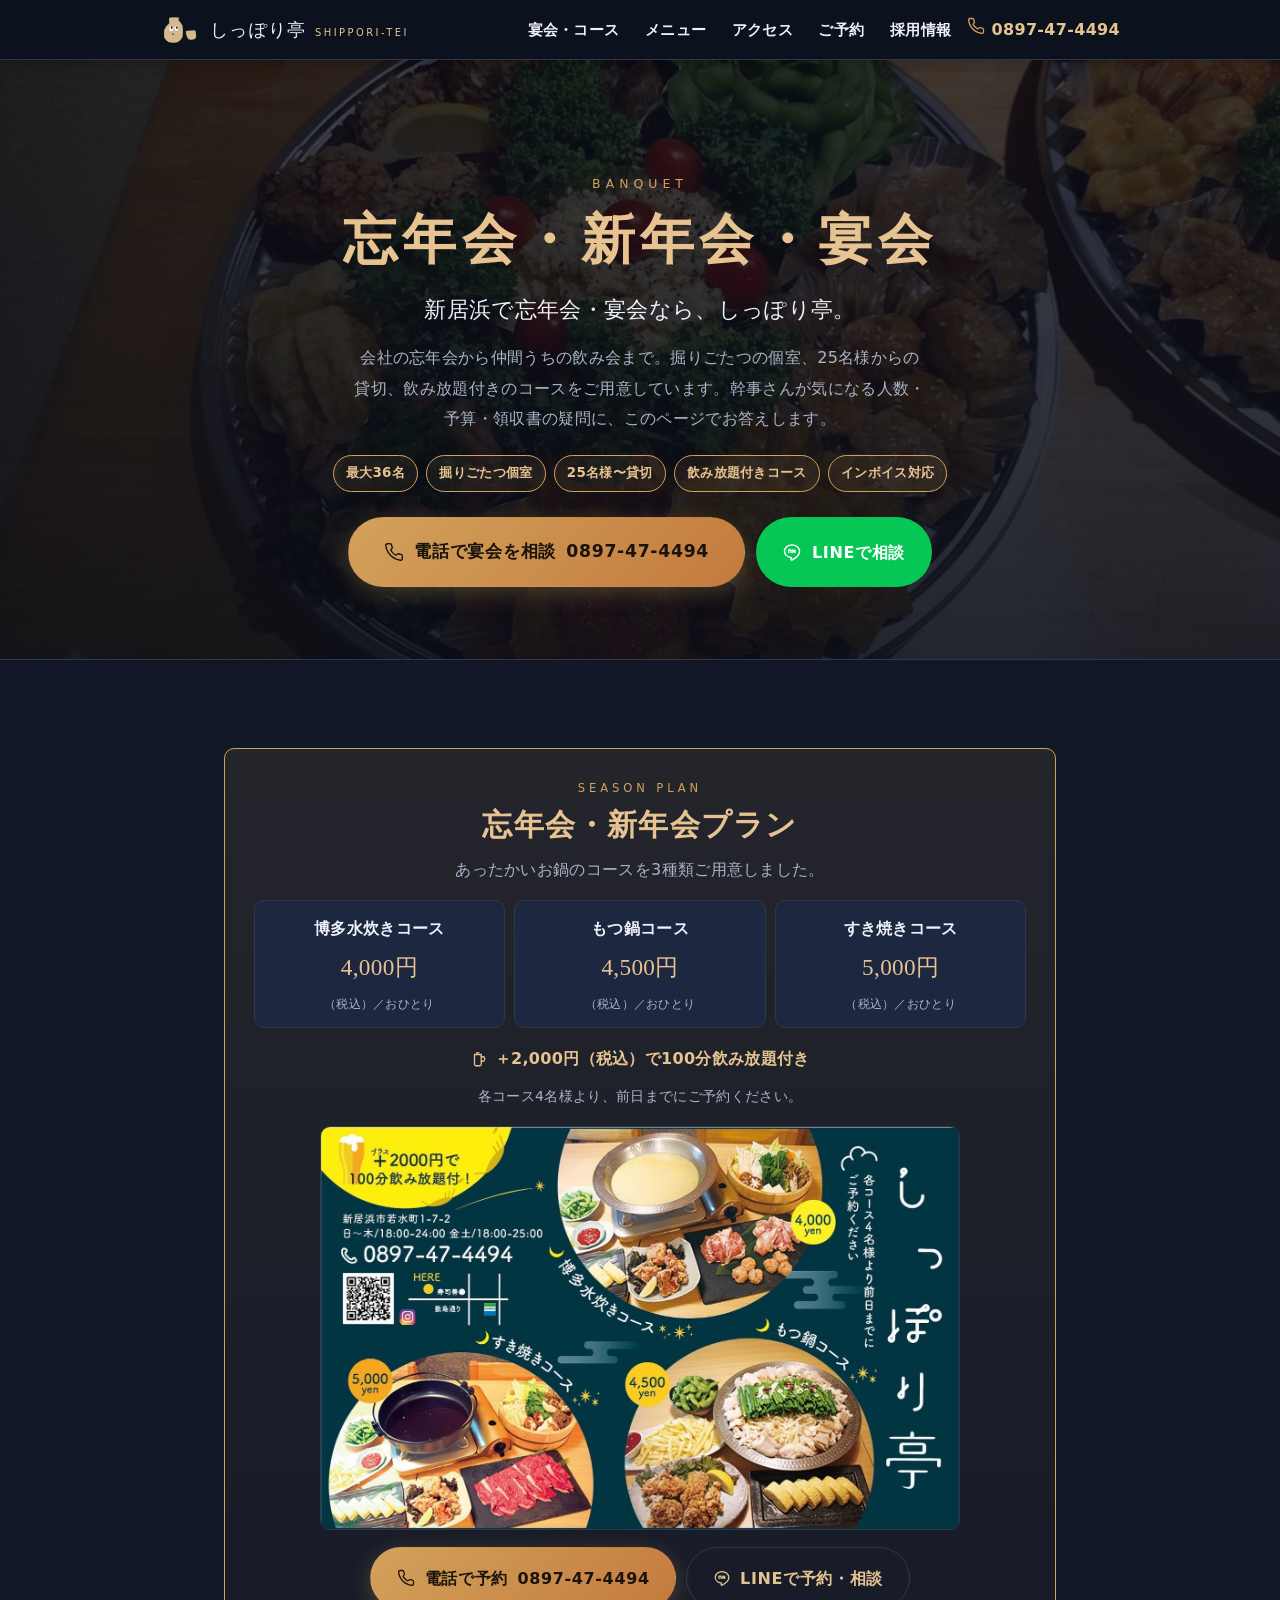
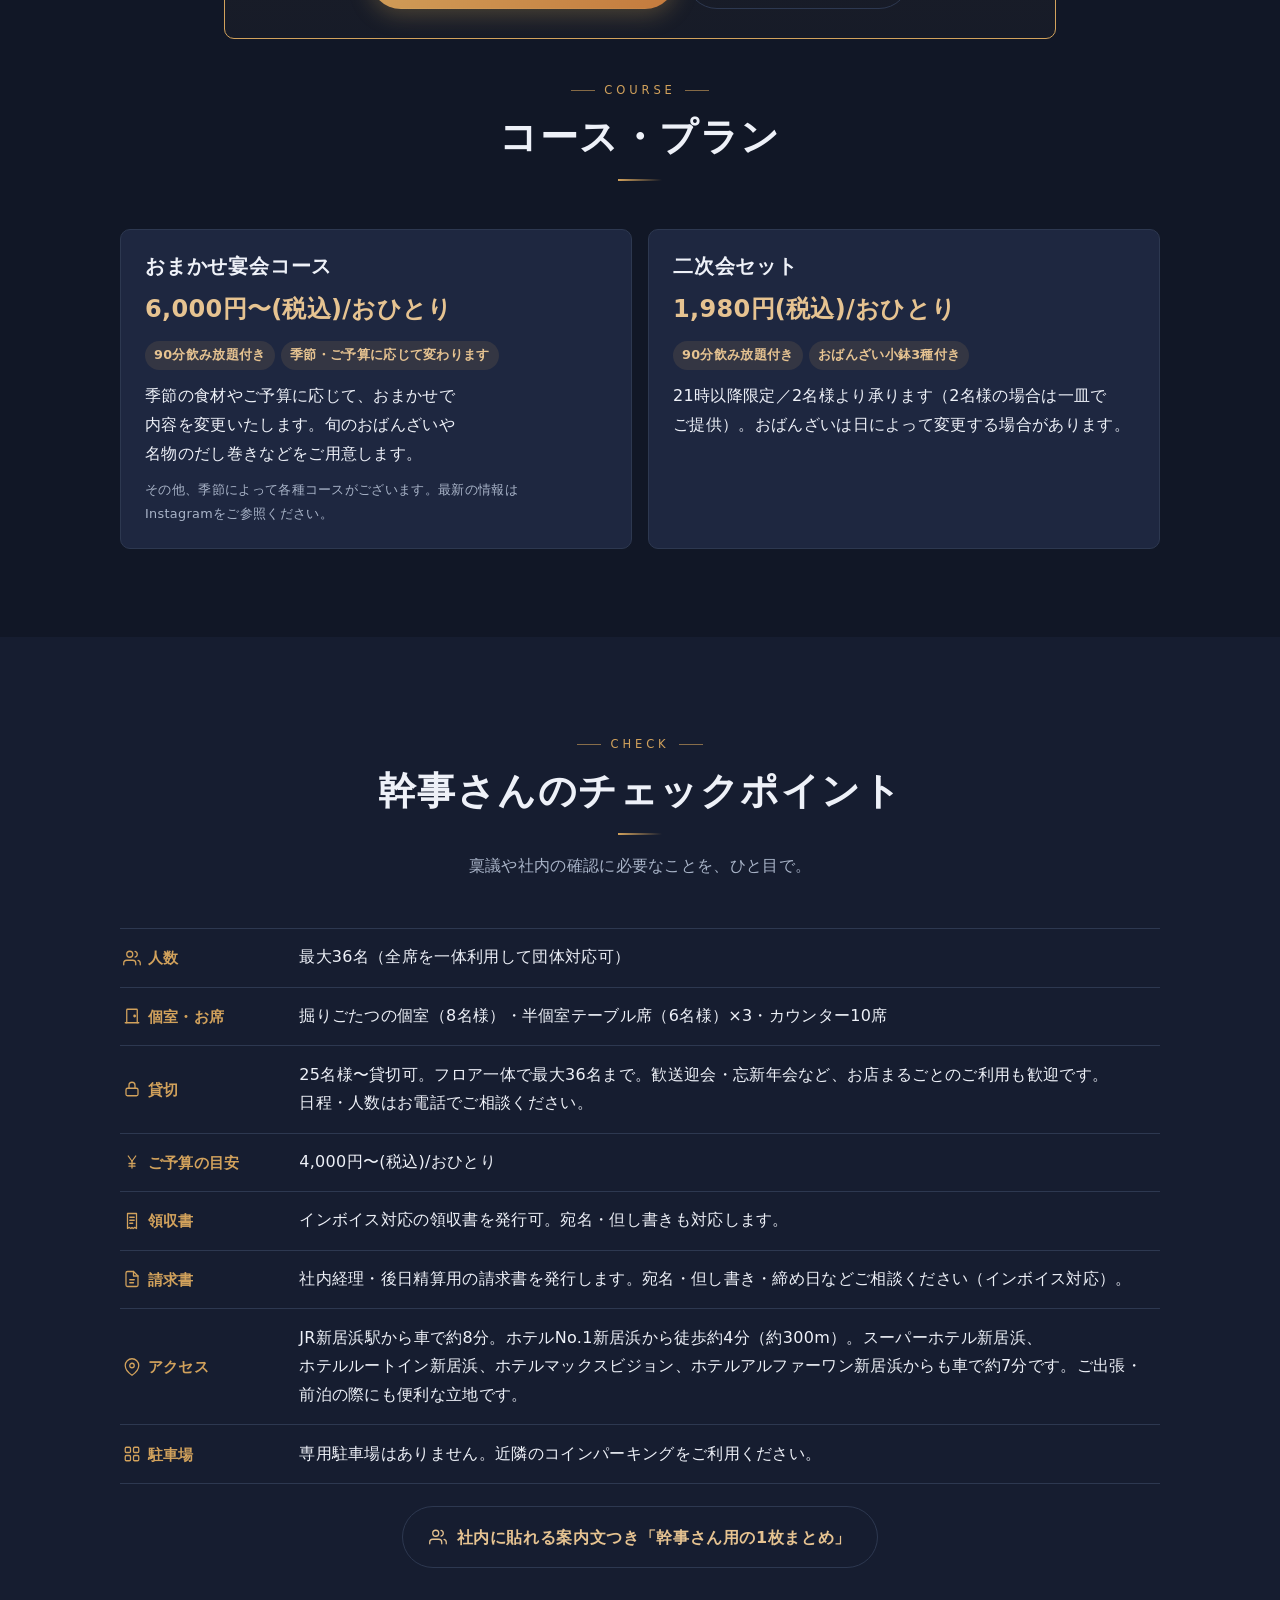
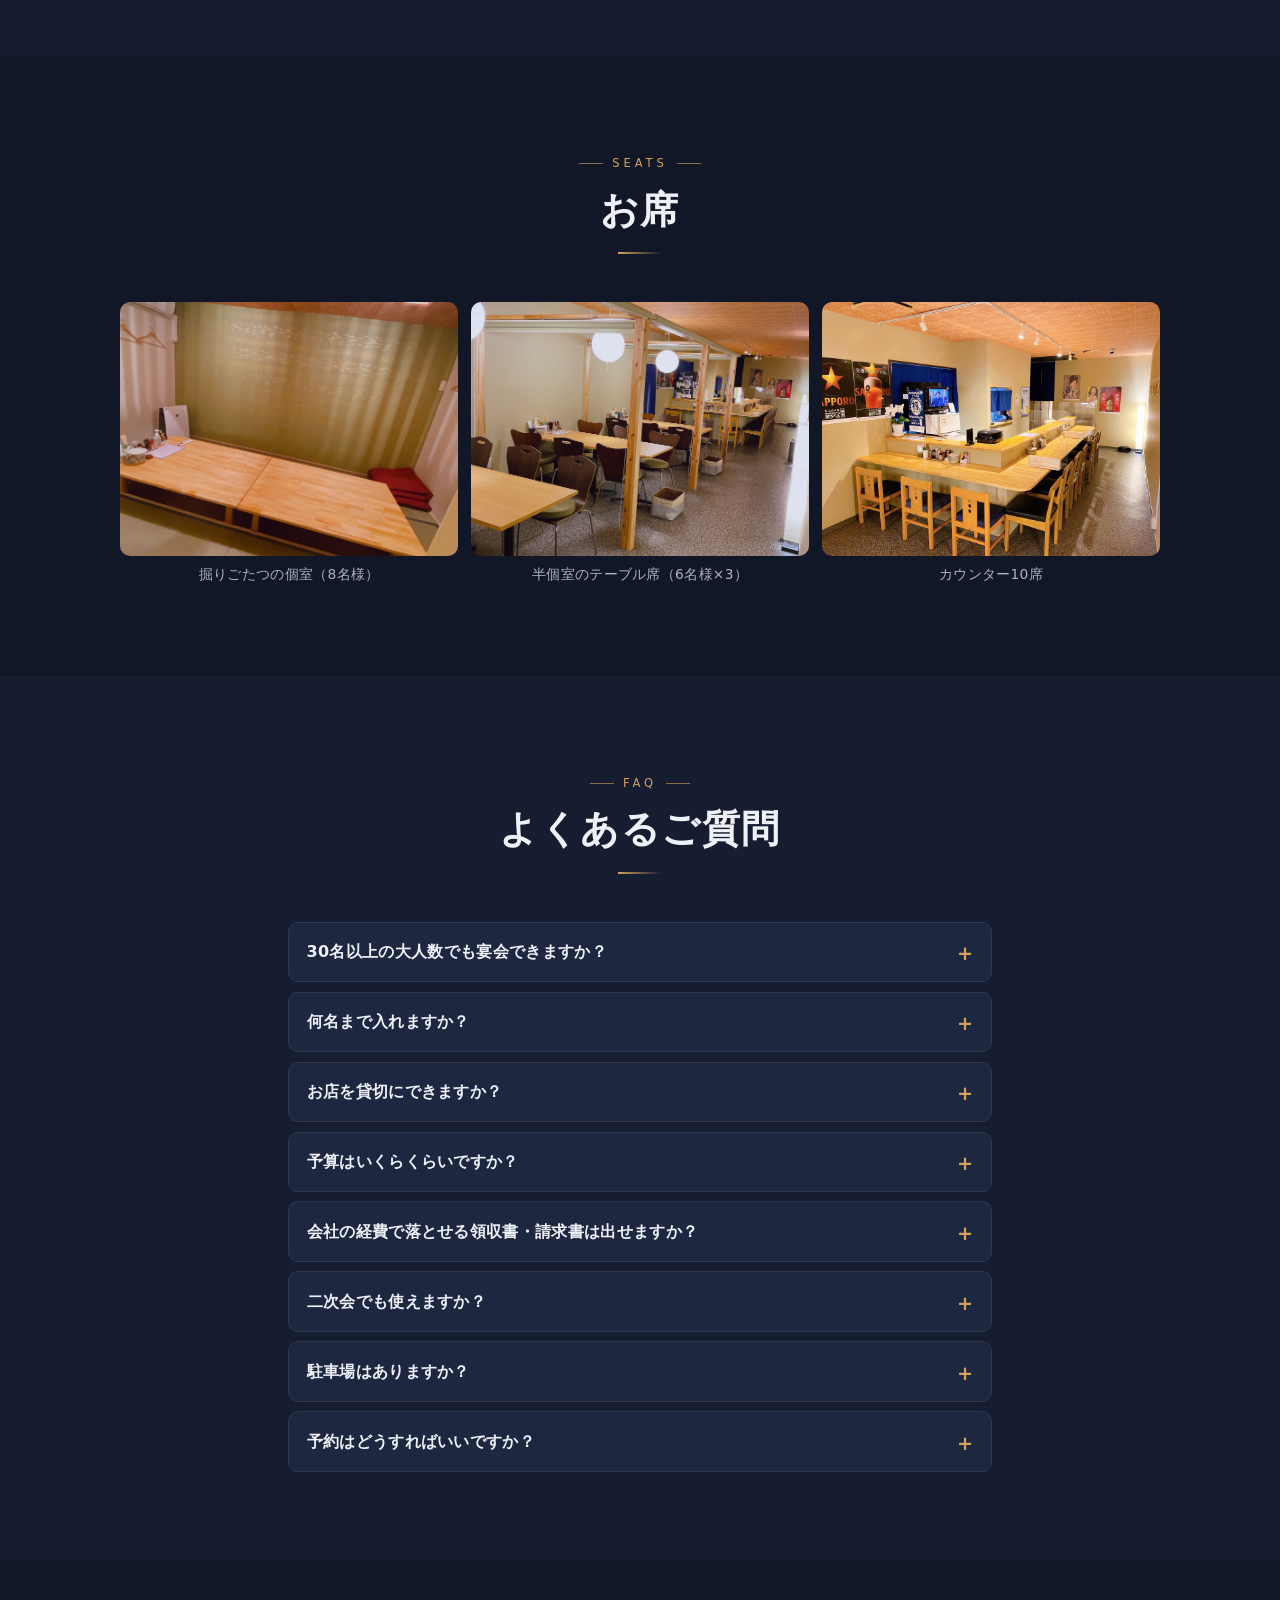
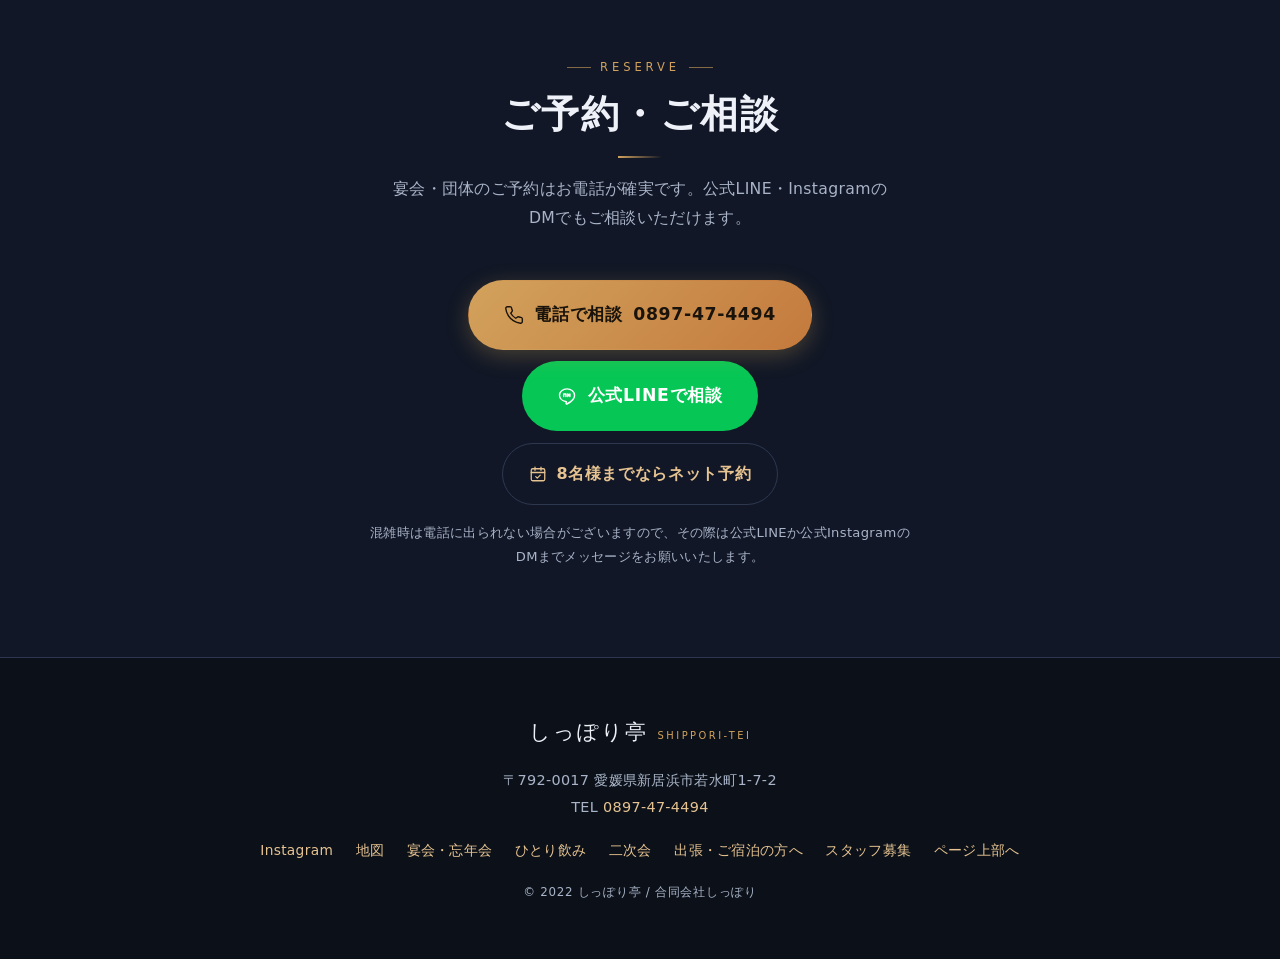
<file: enkai/index.html>
<!DOCTYPE html><html lang="ja"> <head><script>(function(){try{if('IntersectionObserver' in window&&!matchMedia('(prefers-reduced-motion: reduce)').matches)document.documentElement.classList.add('rv');}catch(e){}})();</script><meta charset="utf-8"><meta name="viewport" content="width=device-width, initial-scale=1"><title>新居浜で忘年会・新年会・宴会なら｜個室・貸切・飲み放題｜しっぽり亭</title><meta name="description" content="新居浜の忘年会・新年会・宴会は「しっぽり亭」へ。最大36名（全席を一体利用して団体対応可）、掘りごたつ個室、25名様〜貸切、飲み放題付きコース6,000円〜(税込)/おひとり。インボイス対応の領収書・請求書OK。"><meta name="keywords" content="新居浜 おばんざい, 新居浜 居酒屋, おばんざい居酒屋, 新居浜 カウンター, 新居浜 一人飲み, 新居浜 宴会, 新居浜 個室, サッポロ黒ラベル 生, だし巻き, しっぽり亭, 飲み放題, 歓送迎会"><link rel="canonical" href="https://shipporitei.jp/enkai/"><meta name="theme-color" content="#111726"><meta name="referrer" content="strict-origin-when-cross-origin"><meta name="format-detection" content="telephone=no"><!-- favicon（しっぽり亭ロゴのマスコット） --><link rel="icon" type="image/png" sizes="32x32" href="/favicon-32.png"><link rel="icon" type="image/png" sizes="512x512" href="/favicon-512.png"><link rel="apple-touch-icon" href="/apple-touch-icon.png"><!-- OGP --><meta property="og:type" content="restaurant.restaurant"><meta property="og:site_name" content="しっぽり亭"><meta property="og:title" content="新居浜で忘年会・新年会・宴会なら｜個室・貸切・飲み放題｜しっぽり亭"><meta property="og:description" content="新居浜の忘年会・新年会・宴会は「しっぽり亭」へ。最大36名（全席を一体利用して団体対応可）、掘りごたつ個室、25名様〜貸切、飲み放題付きコース6,000円〜(税込)/おひとり。インボイス対応の領収書・請求書OK。"><meta property="og:url" content="https://shipporitei.jp/enkai/"><meta property="og:image" content="https://shipporitei.jp/images/ogp.png"><meta property="og:locale" content="ja_JP"><!-- Twitter --><meta name="twitter:card" content="summary_large_image"><meta name="twitter:title" content="新居浜で忘年会・新年会・宴会なら｜個室・貸切・飲み放題｜しっぽり亭"><meta name="twitter:description" content="新居浜の忘年会・新年会・宴会は「しっぽり亭」へ。最大36名（全席を一体利用して団体対応可）、掘りごたつ個室、25名様〜貸切、飲み放題付きコース6,000円〜(税込)/おひとり。インボイス対応の領収書・請求書OK。"><meta name="twitter:image" content="https://shipporitei.jp/images/ogp.png"><!-- 構造化データ（'<' をエスケープして </script> 早期終了を防ぐ多層防御） --><script type="application/ld+json">{"@context":"https://schema.org","@type":"Restaurant","@id":"https://shipporitei.jp/#restaurant","name":"しっぽり亭","url":"https://shipporitei.jp/","description":"新居浜市若水町のおばんざい居酒屋「しっぽり亭」。掘りごたつの個室（8名様）と半個室、最大36名の宴会・25名様〜貸切。サッポロ黒ラベル(生)に名物だし巻き、おひとり様のカウンター飲みも歓迎。宴会コース・飲み放題、インボイス対応の領収書・請求書。火曜定休。ネット予約は24時間受付、お電話は0897-47-4494。","image":"https://shipporitei.jp/images/ogp.png","telephone":"0897-47-4494","servesCuisine":["居酒屋","家庭料理","おばんざい","海鮮"],"priceRange":"¥¥","acceptsReservations":"https://yoyaku.shipporitei.jp/yoyaku","maximumAttendeeCapacity":36,"amenityFeature":[{"@type":"LocationFeatureSpecification","name":"団体宴会：最大36名（全席を一体利用して団体対応可）","value":true},{"@type":"LocationFeatureSpecification","name":"貸切：25名様〜貸切可。フロア一体で最大36名まで。歓送迎会・忘新年会など、お店まるごとのご利用も歓迎です。日程・人数はお電話でご相談ください。","value":true},{"@type":"LocationFeatureSpecification","name":"お席：掘りごたつの個室（8名様）・半個室テーブル席（6名様）×3・カウンター10席","value":true},{"@type":"LocationFeatureSpecification","name":"宴会コース：6,000円〜(税込)/おひとり（90分飲み放題付き）","value":true},{"@type":"LocationFeatureSpecification","name":"領収書・請求書：インボイス対応の領収書を発行可。宛名・但し書きも対応します。","value":true},{"@type":"LocationFeatureSpecification","name":"喫煙：店内全席喫煙可","value":true},{"@type":"LocationFeatureSpecification","name":"駐車場：専用駐車場はありません。近隣のコインパーキングをご利用ください。","value":true}],"address":{"@type":"PostalAddress","streetAddress":"若水町1-7-2","addressLocality":"新居浜市","addressRegion":"愛媛県","postalCode":"792-0017","addressCountry":"JP"},"geo":{"@type":"GeoCoordinates","latitude":"33.9654593","longitude":"133.2795024"},"openingHoursSpecification":[{"@type":"OpeningHoursSpecification","dayOfWeek":["Sunday","Monday","Wednesday","Thursday"],"opens":"18:00","closes":"00:00"},{"@type":"OpeningHoursSpecification","dayOfWeek":["Friday","Saturday"],"opens":"18:00","closes":"01:00"}],"sameAs":["https://www.instagram.com/shipporitei/"],"hasMenu":"https://shipporitei.jp/#menu"}</script><!-- Googleアナリティクス(GA4)：site.json の 解析.gaMeasurementId 設定時のみ出力 --><script async src="https://www.googletagmanager.com/gtag/js?id=G-EYK1K6LV85"></script><script>window.dataLayer=window.dataLayer||[];function gtag(){dataLayer.push(arguments);}gtag('js',new Date());gtag('config','G-EYK1K6LV85');</script><script>document.addEventListener('click',function(e){var a=e.target&&e.target.closest&&e.target.closest('a[href]');if(!a||typeof window.gtag!=='function')return;var h=a.getAttribute('href')||'';var ev=null;if(h.indexOf('tel:')===0)ev='tel_click';else if(/instagram\.com/i.test(h))ev='instagram_click';else if(/(line\.me|lin\.ee|liff\.line)/i.test(h))ev='line_click';else if(/(maps\.google|google\.[^/]+\/maps|maps\.app\.goo)/i.test(h))ev='map_click';else if(/yoyaku\.shipporitei\.jp/i.test(h)||/^\/reserve\/?$/.test(h))ev='reserve_click';if(ev)window.gtag('event',ev,{link_url:h,transport_type:'beacon'});},true);</script><link rel="stylesheet" href="/assets/BottomNav.DHSSGHLx.css">
<link rel="stylesheet" href="/assets/enkai.Dl8w7kb1.css">
<style>.sp[data-astro-cid-3aden6p6]{margin:0 auto 2rem;max-width:52rem;padding:clamp(1.2rem,4vw,1.8rem);border-radius:var(--radius);border:1px solid var(--gold);background:linear-gradient(180deg,#d2a25c1a,#d2a25c08);text-align:center}.sp__kicker[data-astro-cid-3aden6p6]{margin:0;font-size:.72rem;letter-spacing:.34em;color:var(--gold)}.sp__title[data-astro-cid-3aden6p6]{margin:.3rem 0 0;font-family:var(--font-serif);font-size:clamp(1.4rem,5vw,1.9rem);color:var(--gold-soft)}.sp__lead[data-astro-cid-3aden6p6]{margin:.5rem 0 1rem;color:var(--text-dim)}.sp__plans[data-astro-cid-3aden6p6]{display:grid;gap:.6rem}@media(min-width:640px){.sp__plans[data-astro-cid-3aden6p6]{grid-template-columns:repeat(3,1fr)}}.sp__plan[data-astro-cid-3aden6p6]{display:flex;flex-direction:column;gap:.15rem;padding:.8rem .6rem;border-radius:var(--radius);background:var(--bg-3);border:1px solid var(--line)}.sp__name[data-astro-cid-3aden6p6]{font-weight:700}.sp__price[data-astro-cid-3aden6p6]{font-family:var(--font-serif);font-size:1.45rem;color:var(--gold-soft);font-variant-numeric:tabular-nums}.sp__unit[data-astro-cid-3aden6p6]{font-size:.78rem;color:var(--text-dim)}.sp__drink[data-astro-cid-3aden6p6]{margin:1rem 0 0;display:inline-flex;align-items:center;gap:.4rem;font-weight:700;color:var(--gold-soft)}.sp__cond[data-astro-cid-3aden6p6]{margin:.3rem 0 0;font-size:.88rem;color:var(--text-dim)}.sp__flyer[data-astro-cid-3aden6p6]{display:block;margin:1.1rem auto 0;max-width:40rem}.sp__flyer[data-astro-cid-3aden6p6] img[data-astro-cid-3aden6p6]{width:100%;height:auto;border-radius:var(--radius);border:1px solid var(--line)}.sp__cta[data-astro-cid-3aden6p6]{margin-top:1.1rem;display:flex;flex-wrap:wrap;gap:.6rem;justify-content:center}
</style></head> <body> <!-- ページ最上部アンカー。sticky なヘッダーに #top を付けると「常に表示中」と判定され
         スクロールしないため、非sticky の先頭センチネルを置く。 --> <span id="top" aria-hidden="true"></span>  <header class="hdr" data-astro-cid-3ef6ksr2> <div class="hdr__inner" data-astro-cid-3ef6ksr2> <a class="hdr__brand" href="/" data-astro-cid-3ef6ksr2> <img class="hdr__logo" src="/images/logo-mark.png" alt="" width="40" height="40" decoding="async" data-astro-cid-3ef6ksr2> <span class="hdr__words" data-astro-cid-3ef6ksr2> <span class="hdr__name" data-astro-cid-3ef6ksr2>しっぽり亭</span> <span class="hdr__roman" data-astro-cid-3ef6ksr2>Shippori-tei</span> </span> </a> <nav class="hdr__nav" aria-label="メインメニュー" data-astro-cid-3ef6ksr2> <a href="/#banquet" data-astro-cid-3ef6ksr2>宴会・コース</a> <a href="/#menu" data-astro-cid-3ef6ksr2>メニュー</a> <a href="/#access" data-astro-cid-3ef6ksr2>アクセス</a> <a href="/#reserve" data-astro-cid-3ef6ksr2>ご予約</a> <a href="/recruit" data-astro-cid-3ef6ksr2>採用情報</a> </nav> <a class="hdr__tel" href="tel:0897474494" aria-label="電話で予約 0897-47-4494" data-astro-cid-3ef6ksr2> <span class="hdr__tel-ico" data-astro-cid-3ef6ksr2><svg xmlns="http://www.w3.org/2000/svg" width="18" height="18" viewBox="0 0 24 24" fill="none" stroke="currentColor" stroke-width="1.7" stroke-linecap="round" stroke-linejoin="round" role="presentation" aria-hidden="true"><path d="M22 16.92v3a2 2 0 0 1-2.18 2 19.79 19.79 0 0 1-8.63-3.07 19.5 19.5 0 0 1-6-6 19.79 19.79 0 0 1-3.07-8.67A2 2 0 0 1 4.11 2h3a2 2 0 0 1 2 1.72c.13.81.36 1.6.7 2.34a2 2 0 0 1-.45 2.11L8.09 9.91a16 16 0 0 0 6 6l1.74-1.27a2 2 0 0 1 2.11-.45c.74.34 1.53.57 2.34.7A2 2 0 0 1 22 16.92z"/></svg></span> <span class="hdr__tel-num" data-astro-cid-3ef6ksr2>0897-47-4494</span> </a> </div> </header> <main data-astro-cid-ant2qla4> <script type="application/ld+json">{"@context":"https://schema.org","@type":"FAQPage","mainEntity":[{"@type":"Question","name":"30名以上の大人数でも宴会できますか？","acceptedAnswer":{"@type":"Answer","text":"はい、できます。最大36名（全席を一体利用して団体対応可）。25名様以上ならお店を貸切にすることもできます。会社の忘年会・歓送迎会など、大人数の宴会にご利用いただけます。"}},{"@type":"Question","name":"何名まで入れますか？","acceptedAnswer":{"@type":"Answer","text":"最大36名（全席を一体利用して団体対応可）。少人数の場合は、掘りごたつの個室（8名様）や半個室のテーブル席（6名様）をご用意します。"}},{"@type":"Question","name":"お店を貸切にできますか？","acceptedAnswer":{"@type":"Answer","text":"25名様〜貸切可。フロア一体で最大36名まで。歓送迎会・忘新年会など、お店まるごとのご利用も歓迎です。日程・人数はお電話でご相談ください。"}},{"@type":"Question","name":"予算はいくらくらいですか？","acceptedAnswer":{"@type":"Answer","text":"4,000円〜(税込)/おひとりが目安です。コースは6,000円〜(税込)/おひとり（90分飲み放題付き）。人数やご予算に合わせてご相談ください。"}},{"@type":"Question","name":"会社の経費で落とせる領収書・請求書は出せますか？","acceptedAnswer":{"@type":"Answer","text":"インボイス対応の領収書を発行可。宛名・但し書きも対応します。社内経理・後日精算用の請求書を発行します。宛名・但し書き・締め日などご相談ください（インボイス対応）。"}},{"@type":"Question","name":"二次会でも使えますか？","acceptedAnswer":{"@type":"Answer","text":"二次会セット（1,980円(税込)/おひとり・90分飲み放題付き・おばんざい小鉢3種付き）があります。21時以降限定／2名様より承ります（2名様の場合は一皿でご提供）。おばんざいは日によって変更する場合があります。"}},{"@type":"Question","name":"駐車場はありますか？","acceptedAnswer":{"@type":"Answer","text":"専用駐車場はありません。近隣のコインパーキングをご利用ください。"}},{"@type":"Question","name":"予約はどうすればいいですか？","acceptedAnswer":{"@type":"Answer","text":"宴会・団体のご予約はお電話が確実です。公式LINE・InstagramのDMでもご相談いただけます。8名様までならネット予約（24時間受付・空席がその場で分かります）も使えます。"}}]}</script> <section class="ek-hero" style="--img:url(/images/gallery-platter.jpg)" data-astro-cid-ant2qla4> <div class="container ek-hero__inner" data-astro-cid-ant2qla4> <p class="ek-hero__kicker" data-astro-cid-ant2qla4>BANQUET</p> <h1 class="ek-hero__title" data-astro-cid-ant2qla4>忘年会・新年会・宴会</h1> <p class="ek-hero__catch" data-astro-cid-ant2qla4>新居浜で忘年会・宴会なら、しっぽり亭。</p> <p class="ek-hero__lead" data-astro-cid-ant2qla4>会社の忘年会から仲間うちの飲み会まで。掘りごたつの個室、25名様からの貸切、飲み放題付きのコースをご用意しています。幹事さんが気になる人数・予算・領収書の疑問に、このページでお答えします。</p> <ul class="ek-hero__badges" data-astro-cid-ant2qla4> <li data-astro-cid-ant2qla4>最大36名</li> <li data-astro-cid-ant2qla4>掘りごたつ個室</li> <li data-astro-cid-ant2qla4>25名様〜貸切</li> <li data-astro-cid-ant2qla4>飲み放題付きコース</li> <li data-astro-cid-ant2qla4>インボイス対応</li> </ul> <div class="ek-hero__cta" data-astro-cid-ant2qla4> <a class="btn btn--primary btn--lg" href="tel:0897474494" data-astro-cid-ant2qla4> <svg xmlns="http://www.w3.org/2000/svg" width="20" height="20" viewBox="0 0 24 24" fill="none" stroke="currentColor" stroke-width="1.7" stroke-linecap="round" stroke-linejoin="round" role="presentation" aria-hidden="true"><path d="M22 16.92v3a2 2 0 0 1-2.18 2 19.79 19.79 0 0 1-8.63-3.07 19.5 19.5 0 0 1-6-6 19.79 19.79 0 0 1-3.07-8.67A2 2 0 0 1 4.11 2h3a2 2 0 0 1 2 1.72c.13.81.36 1.6.7 2.34a2 2 0 0 1-.45 2.11L8.09 9.91a16 16 0 0 0 6 6l1.74-1.27a2 2 0 0 1 2.11-.45c.74.34 1.53.57 2.34.7A2 2 0 0 1 22 16.92z"/></svg> <span data-astro-cid-ant2qla4>電話で宴会を相談</span> <span class="btn__phone-num" data-astro-cid-ant2qla4>0897-47-4494</span> </a> <a class="btn btn--line" href="https://line.me/R/ti/p/@663tfcoy" target="_blank" rel="noopener noreferrer" data-astro-cid-ant2qla4> <svg xmlns="http://www.w3.org/2000/svg" width="20" height="20" viewBox="0 0 24 24" fill="none" stroke="currentColor" stroke-width="1.7" stroke-linecap="round" stroke-linejoin="round" role="presentation" aria-hidden="true"><path d="M21 11c0-4.2-4-7.6-9-7.6S3 6.8 3 11c0 3.8 3.2 7 7.5 7.6.9.13.8.6.7 1.2l-.2 1.2c-.1.5.3.9.9.6 2.6-1.2 5.5-3.3 7-5.1 1.4-1.5 2.1-3 2.1-4.5z"/><path d="M8 9.5v3M8 9.5h2M15.5 9.5v3M13 9.5v3M13 9.5l2.5 3M10.8 9.5v3" fill="none"/></svg> <span data-astro-cid-ant2qla4>LINEで相談</span> </a> </div> </div> </section> <section class="section" data-astro-cid-ant2qla4> <div class="container" data-astro-cid-ant2qla4> <section class="sp" id="plan" aria-labelledby="sp-title" data-astro-cid-3aden6p6><p class="sp__kicker" data-astro-cid-3aden6p6>SEASON PLAN</p><h3 class="sp__title" id="sp-title" data-astro-cid-3aden6p6>忘年会・新年会プラン</h3><p class="sp__lead" data-astro-cid-3aden6p6>あったかいお鍋のコースを3種類ご用意しました。</p><div class="sp__plans" data-astro-cid-3aden6p6><div class="sp__plan" data-astro-cid-3aden6p6><span class="sp__name" data-astro-cid-3aden6p6>博多水炊きコース</span><span class="sp__price" data-astro-cid-3aden6p6>4,000円</span><span class="sp__unit" data-astro-cid-3aden6p6>（税込）／おひとり</span></div><div class="sp__plan" data-astro-cid-3aden6p6><span class="sp__name" data-astro-cid-3aden6p6>もつ鍋コース</span><span class="sp__price" data-astro-cid-3aden6p6>4,500円</span><span class="sp__unit" data-astro-cid-3aden6p6>（税込）／おひとり</span></div><div class="sp__plan" data-astro-cid-3aden6p6><span class="sp__name" data-astro-cid-3aden6p6>すき焼きコース</span><span class="sp__price" data-astro-cid-3aden6p6>5,000円</span><span class="sp__unit" data-astro-cid-3aden6p6>（税込）／おひとり</span></div></div><p class="sp__drink" data-astro-cid-3aden6p6><svg xmlns="http://www.w3.org/2000/svg" width="18" height="18" viewBox="0 0 24 24" fill="none" stroke="currentColor" stroke-width="1.7" stroke-linecap="round" stroke-linejoin="round" role="presentation" aria-hidden="true"><path d="M6 6h9v13a2 2 0 0 1-2 2H8a2 2 0 0 1-2-2z"/><path d="M15 9h2.5a2 2 0 0 1 2 2v2a2 2 0 0 1-2 2H15"/><path d="M9 3.5c1 .8 2 .8 3 0M8.5 6c.5-1 1.5-1.8 1.5-2.5"/></svg>＋2,000円（税込）で100分飲み放題付き</p><p class="sp__cond" data-astro-cid-3aden6p6>各コース4名様より、前日までにご予約ください。</p><a class="sp__flyer" href="/images/plan-yearend.jpg" target="_blank" rel="noopener" data-astro-cid-3aden6p6><img src="/images/plan-yearend.jpg" alt="忘年会・新年会プランのチラシ（博多水炊きコース4,000円・もつ鍋コース4,500円・すき焼きコース5,000円、＋2,000円で100分飲み放題付き）" loading="lazy" decoding="async" width="1400" height="881" data-astro-cid-3aden6p6></a><div class="sp__cta" data-astro-cid-3aden6p6><a class="btn btn--primary" href="tel:0897474494" data-astro-cid-3aden6p6><svg xmlns="http://www.w3.org/2000/svg" width="18" height="18" viewBox="0 0 24 24" fill="none" stroke="currentColor" stroke-width="1.7" stroke-linecap="round" stroke-linejoin="round" role="presentation" aria-hidden="true"><path d="M22 16.92v3a2 2 0 0 1-2.18 2 19.79 19.79 0 0 1-8.63-3.07 19.5 19.5 0 0 1-6-6 19.79 19.79 0 0 1-3.07-8.67A2 2 0 0 1 4.11 2h3a2 2 0 0 1 2 1.72c.13.81.36 1.6.7 2.34a2 2 0 0 1-.45 2.11L8.09 9.91a16 16 0 0 0 6 6l1.74-1.27a2 2 0 0 1 2.11-.45c.74.34 1.53.57 2.34.7A2 2 0 0 1 22 16.92z"/></svg><span data-astro-cid-3aden6p6>電話で予約</span><span class="btn__phone-num" data-astro-cid-3aden6p6>0897-47-4494</span></a><a class="btn btn--ghost" href="https://line.me/R/ti/p/@663tfcoy" target="_blank" rel="noopener noreferrer" data-astro-cid-3aden6p6><svg xmlns="http://www.w3.org/2000/svg" width="18" height="18" viewBox="0 0 24 24" fill="none" stroke="currentColor" stroke-width="1.7" stroke-linecap="round" stroke-linejoin="round" role="presentation" aria-hidden="true"><path d="M21 11c0-4.2-4-7.6-9-7.6S3 6.8 3 11c0 3.8 3.2 7 7.5 7.6.9.13.8.6.7 1.2l-.2 1.2c-.1.5.3.9.9.6 2.6-1.2 5.5-3.3 7-5.1 1.4-1.5 2.1-3 2.1-4.5z"/><path d="M8 9.5v3M8 9.5h2M15.5 9.5v3M13 9.5v3M13 9.5l2.5 3M10.8 9.5v3" fill="none"/></svg><span data-astro-cid-3aden6p6>LINEで予約・相談</span></a></div></section> <div class="section__head" data-astro-cid-ant2qla4> <p class="section__kicker" data-astro-cid-ant2qla4>COURSE</p> <h2 class="section__title" data-astro-cid-ant2qla4>コース・プラン</h2> </div> <div class="ek-courses" data-astro-cid-ant2qla4> <article class="ek-course" data-astro-cid-ant2qla4> <h3 class="ek-course__name" data-astro-cid-ant2qla4>おまかせ宴会コース</h3> <p class="ek-course__price" data-astro-cid-ant2qla4>6,000円〜(税込)/おひとり</p> <p class="ek-course__tags" data-astro-cid-ant2qla4><span data-astro-cid-ant2qla4>90分飲み放題付き</span><span data-astro-cid-ant2qla4>季節・ご予算に応じて変わります</span></p> <p class="ek-course__body" data-astro-cid-ant2qla4>季節の食材やご予算に応じて、おまかせで内容を変更いたします。旬のおばんざいや名物のだし巻きなどをご用意します。</p> <p class="ek-course__note" data-astro-cid-ant2qla4>その他、季節によって各種コースがございます。最新の情報はInstagramをご参照ください。</p> </article><article class="ek-course" data-astro-cid-ant2qla4> <h3 class="ek-course__name" data-astro-cid-ant2qla4>二次会セット</h3> <p class="ek-course__price" data-astro-cid-ant2qla4>1,980円(税込)/おひとり</p> <p class="ek-course__tags" data-astro-cid-ant2qla4><span data-astro-cid-ant2qla4>90分飲み放題付き</span><span data-astro-cid-ant2qla4>おばんざい小鉢3種付き</span></p> <p class="ek-course__body" data-astro-cid-ant2qla4>21時以降限定／2名様より承ります（2名様の場合は一皿でご提供）。おばんざいは日によって変更する場合があります。</p>  </article> </div> </div> </section> <section class="section section--alt" data-astro-cid-ant2qla4> <div class="container" data-astro-cid-ant2qla4> <div class="section__head" data-astro-cid-ant2qla4> <p class="section__kicker" data-astro-cid-ant2qla4>CHECK</p> <h2 class="section__title" data-astro-cid-ant2qla4>幹事さんのチェックポイント</h2> <p class="section__lead" data-astro-cid-ant2qla4>稟議や社内の確認に必要なことを、ひと目で。</p> </div> <dl class="ek-checks" data-astro-cid-ant2qla4> <div class="ek-checks__row" data-astro-cid-ant2qla4> <dt data-astro-cid-ant2qla4><svg xmlns="http://www.w3.org/2000/svg" width="18" height="18" viewBox="0 0 24 24" fill="none" stroke="currentColor" stroke-width="1.7" stroke-linecap="round" stroke-linejoin="round" role="presentation" aria-hidden="true"><path d="M17 21v-2a4 4 0 0 0-4-4H5a4 4 0 0 0-4 4v2"/><circle cx="9" cy="7" r="4"/><path d="M23 21v-2a4 4 0 0 0-3-3.87"/><path d="M16 3.13a4 4 0 0 1 0 7.75"/></svg> 人数</dt> <dd data-astro-cid-ant2qla4>最大36名（全席を一体利用して団体対応可）</dd> </div><div class="ek-checks__row" data-astro-cid-ant2qla4> <dt data-astro-cid-ant2qla4><svg xmlns="http://www.w3.org/2000/svg" width="18" height="18" viewBox="0 0 24 24" fill="none" stroke="currentColor" stroke-width="1.7" stroke-linecap="round" stroke-linejoin="round" role="presentation" aria-hidden="true"><path d="M3 21h18"/><path d="M5 21V4a1 1 0 0 1 1-1h12a1 1 0 0 1 1 1v17"/><circle cx="15.5" cy="12" r="1"/></svg> 個室・お席</dt> <dd data-astro-cid-ant2qla4>掘りごたつの個室（8名様）・半個室テーブル席（6名様）×3・カウンター10席</dd> </div><div class="ek-checks__row" data-astro-cid-ant2qla4> <dt data-astro-cid-ant2qla4><svg xmlns="http://www.w3.org/2000/svg" width="18" height="18" viewBox="0 0 24 24" fill="none" stroke="currentColor" stroke-width="1.7" stroke-linecap="round" stroke-linejoin="round" role="presentation" aria-hidden="true"><rect x="4" y="11" width="16" height="10" rx="2"/><path d="M8 11V7a4 4 0 0 1 8 0v4"/></svg> 貸切</dt> <dd data-astro-cid-ant2qla4>25名様〜貸切可。フロア一体で最大36名まで。歓送迎会・忘新年会など、お店まるごとのご利用も歓迎です。日程・人数はお電話でご相談ください。</dd> </div><div class="ek-checks__row" data-astro-cid-ant2qla4> <dt data-astro-cid-ant2qla4><svg xmlns="http://www.w3.org/2000/svg" width="18" height="18" viewBox="0 0 24 24" fill="none" stroke="currentColor" stroke-width="1.7" stroke-linecap="round" stroke-linejoin="round" role="presentation" aria-hidden="true"><path d="M7 4l5 7 5-7"/><path d="M12 11v9"/><path d="M8 14h8"/><path d="M8 17.5h8"/></svg> ご予算の目安</dt> <dd data-astro-cid-ant2qla4>4,000円〜(税込)/おひとり</dd> </div><div class="ek-checks__row" data-astro-cid-ant2qla4> <dt data-astro-cid-ant2qla4><svg xmlns="http://www.w3.org/2000/svg" width="18" height="18" viewBox="0 0 24 24" fill="none" stroke="currentColor" stroke-width="1.7" stroke-linecap="round" stroke-linejoin="round" role="presentation" aria-hidden="true"><path d="M6 2h12v20l-2.2-1.5L13.5 22 12 20.5 10.5 22 8.2 20.5 6 22z"/><path d="M9 7h6M9 11h6M9 15h4"/></svg> 領収書</dt> <dd data-astro-cid-ant2qla4>インボイス対応の領収書を発行可。宛名・但し書きも対応します。</dd> </div><div class="ek-checks__row" data-astro-cid-ant2qla4> <dt data-astro-cid-ant2qla4><svg xmlns="http://www.w3.org/2000/svg" width="18" height="18" viewBox="0 0 24 24" fill="none" stroke="currentColor" stroke-width="1.7" stroke-linecap="round" stroke-linejoin="round" role="presentation" aria-hidden="true"><path d="M14 2H6a2 2 0 0 0-2 2v16a2 2 0 0 0 2 2h12a2 2 0 0 0 2-2V8z"/><path d="M14 2v6h6"/><path d="M9 13h6M9 17h5"/></svg> 請求書</dt> <dd data-astro-cid-ant2qla4>社内経理・後日精算用の請求書を発行します。宛名・但し書き・締め日などご相談ください（インボイス対応）。</dd> </div><div class="ek-checks__row" data-astro-cid-ant2qla4> <dt data-astro-cid-ant2qla4><svg xmlns="http://www.w3.org/2000/svg" width="18" height="18" viewBox="0 0 24 24" fill="none" stroke="currentColor" stroke-width="1.7" stroke-linecap="round" stroke-linejoin="round" role="presentation" aria-hidden="true"><path d="M21 10c0 7-9 13-9 13s-9-6-9-13a9 9 0 0 1 18 0z"/><circle cx="12" cy="10" r="3"/></svg> アクセス</dt> <dd data-astro-cid-ant2qla4>JR新居浜駅から車で約8分。ホテルNo.1新居浜から徒歩約4分（約300m）。スーパーホテル新居浜、ホテルルートイン新居浜、ホテルマックスビジョン、ホテルアルファーワン新居浜からも車で約7分です。ご出張・前泊の際にも便利な立地です。</dd> </div><div class="ek-checks__row" data-astro-cid-ant2qla4> <dt data-astro-cid-ant2qla4><svg xmlns="http://www.w3.org/2000/svg" width="18" height="18" viewBox="0 0 24 24" fill="none" stroke="currentColor" stroke-width="1.7" stroke-linecap="round" stroke-linejoin="round" role="presentation" aria-hidden="true"><rect x="3" y="3" width="7" height="7" rx="1.5"/><rect x="14" y="3" width="7" height="7" rx="1.5"/><rect x="3" y="14" width="7" height="7" rx="1.5"/><rect x="14" y="14" width="7" height="7" rx="1.5"/></svg> 駐車場</dt> <dd data-astro-cid-ant2qla4>専用駐車場はありません。近隣のコインパーキングをご利用ください。</dd> </div> </dl> <p class="ek-kanji" data-astro-cid-ant2qla4> <a class="btn btn--ghost" href="/kanji" data-astro-cid-ant2qla4><svg xmlns="http://www.w3.org/2000/svg" width="18" height="18" viewBox="0 0 24 24" fill="none" stroke="currentColor" stroke-width="1.7" stroke-linecap="round" stroke-linejoin="round" role="presentation" aria-hidden="true"><path d="M17 21v-2a4 4 0 0 0-4-4H5a4 4 0 0 0-4 4v2"/><circle cx="9" cy="7" r="4"/><path d="M23 21v-2a4 4 0 0 0-3-3.87"/><path d="M16 3.13a4 4 0 0 1 0 7.75"/></svg> <span data-astro-cid-ant2qla4>社内に貼れる案内文つき「幹事さん用の1枚まとめ」</span></a> </p> </div> </section> <section class="section" data-astro-cid-ant2qla4> <div class="container" data-astro-cid-ant2qla4> <div class="section__head" data-astro-cid-ant2qla4> <p class="section__kicker" data-astro-cid-ant2qla4>SEATS</p> <h2 class="section__title" data-astro-cid-ant2qla4>お席</h2> </div> <div class="ek-photos" data-astro-cid-ant2qla4> <figure data-astro-cid-ant2qla4><img src="/images/gallery-private-room.jpg" alt="掘りごたつの個室（8名様）" loading="lazy" data-astro-cid-ant2qla4><figcaption data-astro-cid-ant2qla4>掘りごたつの個室（8名様）</figcaption></figure> <figure data-astro-cid-ant2qla4><img src="/images/gallery-table.jpg" alt="半個室のテーブル席（6名様）" loading="lazy" data-astro-cid-ant2qla4><figcaption data-astro-cid-ant2qla4>半個室のテーブル席（6名様×3）</figcaption></figure> <figure data-astro-cid-ant2qla4><img src="/images/gallery-counter.jpg" alt="カウンター席" loading="lazy" data-astro-cid-ant2qla4><figcaption data-astro-cid-ant2qla4>カウンター10席</figcaption></figure> </div> </div> </section> <section class="section section--alt" data-astro-cid-ant2qla4> <div class="container" data-astro-cid-ant2qla4> <div class="section__head" data-astro-cid-ant2qla4> <p class="section__kicker" data-astro-cid-ant2qla4>FAQ</p> <h2 class="section__title" data-astro-cid-ant2qla4>よくあるご質問</h2> </div> <div class="ek-faq" data-astro-cid-ant2qla4> <details data-astro-cid-ant2qla4> <summary data-astro-cid-ant2qla4>30名以上の大人数でも宴会できますか？</summary> <p data-astro-cid-ant2qla4>はい、できます。最大36名（全席を一体利用して団体対応可）。25名様以上ならお店を貸切にすることもできます。会社の忘年会・歓送迎会など、大人数の宴会にご利用いただけます。</p> </details><details data-astro-cid-ant2qla4> <summary data-astro-cid-ant2qla4>何名まで入れますか？</summary> <p data-astro-cid-ant2qla4>最大36名（全席を一体利用して団体対応可）。少人数の場合は、掘りごたつの個室（8名様）や半個室のテーブル席（6名様）をご用意します。</p> </details><details data-astro-cid-ant2qla4> <summary data-astro-cid-ant2qla4>お店を貸切にできますか？</summary> <p data-astro-cid-ant2qla4>25名様〜貸切可。フロア一体で最大36名まで。歓送迎会・忘新年会など、お店まるごとのご利用も歓迎です。日程・人数はお電話でご相談ください。</p> </details><details data-astro-cid-ant2qla4> <summary data-astro-cid-ant2qla4>予算はいくらくらいですか？</summary> <p data-astro-cid-ant2qla4>4,000円〜(税込)/おひとりが目安です。コースは6,000円〜(税込)/おひとり（90分飲み放題付き）。人数やご予算に合わせてご相談ください。</p> </details><details data-astro-cid-ant2qla4> <summary data-astro-cid-ant2qla4>会社の経費で落とせる領収書・請求書は出せますか？</summary> <p data-astro-cid-ant2qla4>インボイス対応の領収書を発行可。宛名・但し書きも対応します。社内経理・後日精算用の請求書を発行します。宛名・但し書き・締め日などご相談ください（インボイス対応）。</p> </details><details data-astro-cid-ant2qla4> <summary data-astro-cid-ant2qla4>二次会でも使えますか？</summary> <p data-astro-cid-ant2qla4>二次会セット（1,980円(税込)/おひとり・90分飲み放題付き・おばんざい小鉢3種付き）があります。21時以降限定／2名様より承ります（2名様の場合は一皿でご提供）。おばんざいは日によって変更する場合があります。</p> </details><details data-astro-cid-ant2qla4> <summary data-astro-cid-ant2qla4>駐車場はありますか？</summary> <p data-astro-cid-ant2qla4>専用駐車場はありません。近隣のコインパーキングをご利用ください。</p> </details><details data-astro-cid-ant2qla4> <summary data-astro-cid-ant2qla4>予約はどうすればいいですか？</summary> <p data-astro-cid-ant2qla4>宴会・団体のご予約はお電話が確実です。公式LINE・InstagramのDMでもご相談いただけます。8名様までならネット予約（24時間受付・空席がその場で分かります）も使えます。</p> </details> </div> </div> </section> <section class="section" id="contact" data-astro-cid-ant2qla4> <div class="container ek-contact" data-astro-cid-ant2qla4> <div class="section__head" data-astro-cid-ant2qla4> <p class="section__kicker" data-astro-cid-ant2qla4>RESERVE</p> <h2 class="section__title" data-astro-cid-ant2qla4>ご予約・ご相談</h2> <p class="section__lead" data-astro-cid-ant2qla4>宴会・団体のご予約はお電話が確実です。公式LINE・InstagramのDMでもご相談いただけます。</p> </div> <div class="ek-contact__btns" data-astro-cid-ant2qla4> <a class="btn btn--primary btn--lg" href="tel:0897474494" data-astro-cid-ant2qla4> <svg xmlns="http://www.w3.org/2000/svg" width="20" height="20" viewBox="0 0 24 24" fill="none" stroke="currentColor" stroke-width="1.7" stroke-linecap="round" stroke-linejoin="round" role="presentation" aria-hidden="true"><path d="M22 16.92v3a2 2 0 0 1-2.18 2 19.79 19.79 0 0 1-8.63-3.07 19.5 19.5 0 0 1-6-6 19.79 19.79 0 0 1-3.07-8.67A2 2 0 0 1 4.11 2h3a2 2 0 0 1 2 1.72c.13.81.36 1.6.7 2.34a2 2 0 0 1-.45 2.11L8.09 9.91a16 16 0 0 0 6 6l1.74-1.27a2 2 0 0 1 2.11-.45c.74.34 1.53.57 2.34.7A2 2 0 0 1 22 16.92z"/></svg> <span data-astro-cid-ant2qla4>電話で相談</span> <span class="btn__phone-num" data-astro-cid-ant2qla4>0897-47-4494</span> </a> <a class="btn btn--line btn--lg" href="https://line.me/R/ti/p/@663tfcoy" target="_blank" rel="noopener noreferrer" data-astro-cid-ant2qla4> <svg xmlns="http://www.w3.org/2000/svg" width="20" height="20" viewBox="0 0 24 24" fill="none" stroke="currentColor" stroke-width="1.7" stroke-linecap="round" stroke-linejoin="round" role="presentation" aria-hidden="true"><path d="M21 11c0-4.2-4-7.6-9-7.6S3 6.8 3 11c0 3.8 3.2 7 7.5 7.6.9.13.8.6.7 1.2l-.2 1.2c-.1.5.3.9.9.6 2.6-1.2 5.5-3.3 7-5.1 1.4-1.5 2.1-3 2.1-4.5z"/><path d="M8 9.5v3M8 9.5h2M15.5 9.5v3M13 9.5v3M13 9.5l2.5 3M10.8 9.5v3" fill="none"/></svg> <span data-astro-cid-ant2qla4>公式LINEで相談</span> </a> <a class="btn btn--ghost" href="https://yoyaku.shipporitei.jp/yoyaku" data-astro-cid-ant2qla4> <svg xmlns="http://www.w3.org/2000/svg" width="18" height="18" viewBox="0 0 24 24" fill="none" stroke="currentColor" stroke-width="1.7" stroke-linecap="round" stroke-linejoin="round" role="presentation" aria-hidden="true"><rect x="3" y="5" width="18" height="16" rx="2"/><path d="M8 3v4M16 3v4M3 10h18"/><path d="M9 15.5l2 2 4-4"/></svg> <span data-astro-cid-ant2qla4>8名様までならネット予約</span> </a> </div> <p class="ek-note" data-astro-cid-ant2qla4>混雑時は電話に出られない場合がございますので、その際は公式LINEか公式InstagramのDMまでメッセージをお願いいたします。</p> </div> </section> </main> <footer class="footer" data-astro-cid-sz7xmlte> <div class="container footer__inner" data-astro-cid-sz7xmlte> <div class="footer__brand" data-astro-cid-sz7xmlte> <span class="footer__name" data-astro-cid-sz7xmlte>しっぽり亭</span> <span class="footer__roman" data-astro-cid-sz7xmlte>Shippori-tei</span> </div> <address class="footer__nap" data-astro-cid-sz7xmlte>
〒792-0017 愛媛県新居浜市若水町1-7-2<br data-astro-cid-sz7xmlte>
TEL <a href="tel:0897474494" data-astro-cid-sz7xmlte>0897-47-4494</a> </address> <div class="footer__links" data-astro-cid-sz7xmlte> <a href="https://www.instagram.com/shipporitei/" target="_blank" rel="noopener noreferrer" data-astro-cid-sz7xmlte>Instagram</a> <a href="https://www.google.com/maps/search/?api=1&amp;query=%E3%81%97%E3%81%A3%E3%81%B7%E3%82%8A%E4%BA%AD+%E6%84%9B%E5%AA%9B%E7%9C%8C%E6%96%B0%E5%B1%85%E6%B5%9C%E5%B8%82%E8%8B%A5%E6%B0%B4%E7%94%BA1-7-2" target="_blank" rel="noopener noreferrer" data-astro-cid-sz7xmlte>地図</a> <a href="/enkai" data-astro-cid-sz7xmlte>宴会・忘年会</a> <a href="/hitori" data-astro-cid-sz7xmlte>ひとり飲み</a> <a href="/nijikai" data-astro-cid-sz7xmlte>二次会</a> <a href="/shucchou" data-astro-cid-sz7xmlte>出張・ご宿泊の方へ</a> <a href="/recruit" data-astro-cid-sz7xmlte>スタッフ募集</a> <a href="#top" data-astro-cid-sz7xmlte>ページ上部へ</a> </div> <p class="footer__copy" data-astro-cid-sz7xmlte>© 2022 しっぽり亭 / 合同会社しっぽり</p> </div> </footer> <nav class="tabbar" aria-label="ページ内メニュー" data-astro-cid-ltxpr5xc> <a class="tabbar__item" href="#contact" data-astro-cid-ltxpr5xc> <svg xmlns="http://www.w3.org/2000/svg" width="20" height="20" viewBox="0 0 24 24" fill="none" stroke="currentColor" stroke-width="1.7" stroke-linecap="round" stroke-linejoin="round" role="presentation" aria-hidden="true"><path d="M17 21v-2a4 4 0 0 0-4-4H5a4 4 0 0 0-4 4v2"/><circle cx="9" cy="7" r="4"/><path d="M23 21v-2a4 4 0 0 0-3-3.87"/><path d="M16 3.13a4 4 0 0 1 0 7.75"/></svg> <span data-astro-cid-ltxpr5xc>宴会</span> </a><a class="tabbar__item" href="/#menu" data-astro-cid-ltxpr5xc> <svg xmlns="http://www.w3.org/2000/svg" width="20" height="20" viewBox="0 0 24 24" fill="none" stroke="currentColor" stroke-width="1.7" stroke-linecap="round" stroke-linejoin="round" role="presentation" aria-hidden="true"><path d="M5 3v7a2 2 0 0 0 2 2 2 2 0 0 0 2-2V3"/><path d="M7 12v9"/><path d="M18 3c-1.7 0-3 2-3 5s1.3 4 3 4v9"/></svg> <span data-astro-cid-ltxpr5xc>メニュー</span> </a><a class="tabbar__item" href="/#access" data-astro-cid-ltxpr5xc> <svg xmlns="http://www.w3.org/2000/svg" width="20" height="20" viewBox="0 0 24 24" fill="none" stroke="currentColor" stroke-width="1.7" stroke-linecap="round" stroke-linejoin="round" role="presentation" aria-hidden="true"><path d="M21 10c0 7-9 13-9 13s-9-6-9-13a9 9 0 0 1 18 0z"/><circle cx="12" cy="10" r="3"/></svg> <span data-astro-cid-ltxpr5xc>アクセス</span> </a><a class="tabbar__item tabbar__item--strong" href="https://yoyaku.shipporitei.jp/yoyaku" data-astro-cid-ltxpr5xc> <svg xmlns="http://www.w3.org/2000/svg" width="20" height="20" viewBox="0 0 24 24" fill="none" stroke="currentColor" stroke-width="1.7" stroke-linecap="round" stroke-linejoin="round" role="presentation" aria-hidden="true"><rect x="3" y="5" width="18" height="16" rx="2"/><path d="M8 3v4M16 3v4M3 10h18"/><path d="M9 15.5l2 2 4-4"/></svg> <span data-astro-cid-ltxpr5xc>ご予約</span> </a><a class="tabbar__item" href="/recruit" data-astro-cid-ltxpr5xc> <svg xmlns="http://www.w3.org/2000/svg" width="20" height="20" viewBox="0 0 24 24" fill="none" stroke="currentColor" stroke-width="1.7" stroke-linecap="round" stroke-linejoin="round" role="presentation" aria-hidden="true"><path d="M20 21v-2a4 4 0 0 0-4-4H8a4 4 0 0 0-4 4v2"/><circle cx="12" cy="7" r="4"/></svg> <span data-astro-cid-ltxpr5xc>求人</span> </a> </nav>   <script>(function(){var d=document.documentElement;if(!d.classList.contains('rv'))return;var sel='.section__head,.concept__title,.concept__body,.scenes__item,.feat__item,.drinks,.course,.facts__item,.banquet__cta,.ctaband__copy,.ctaband__btns,.menu-card,.gallery__item,.access__info,.access__map,.reserve__card,.ig__post';var els=[].slice.call(document.querySelectorAll(sel));var show=function(){els.forEach(function(e){e.classList.add('is-in');});};var io=new IntersectionObserver(function(es){es.forEach(function(en){if(en.isIntersecting){en.target.classList.add('is-in');io.unobserve(en.target);}});},{rootMargin:'0px 0px -6% 0px',threshold:0.06});els.forEach(function(el){var sib=[].slice.call(el.parentElement.children).filter(function(c){return c.matches(sel);});var i=sib.indexOf(el);el.style.setProperty('--rv-d',Math.min(i,5)*90+'ms');io.observe(el);});window.addEventListener('beforeprint',show);})();</script> </body> </html>
</file>
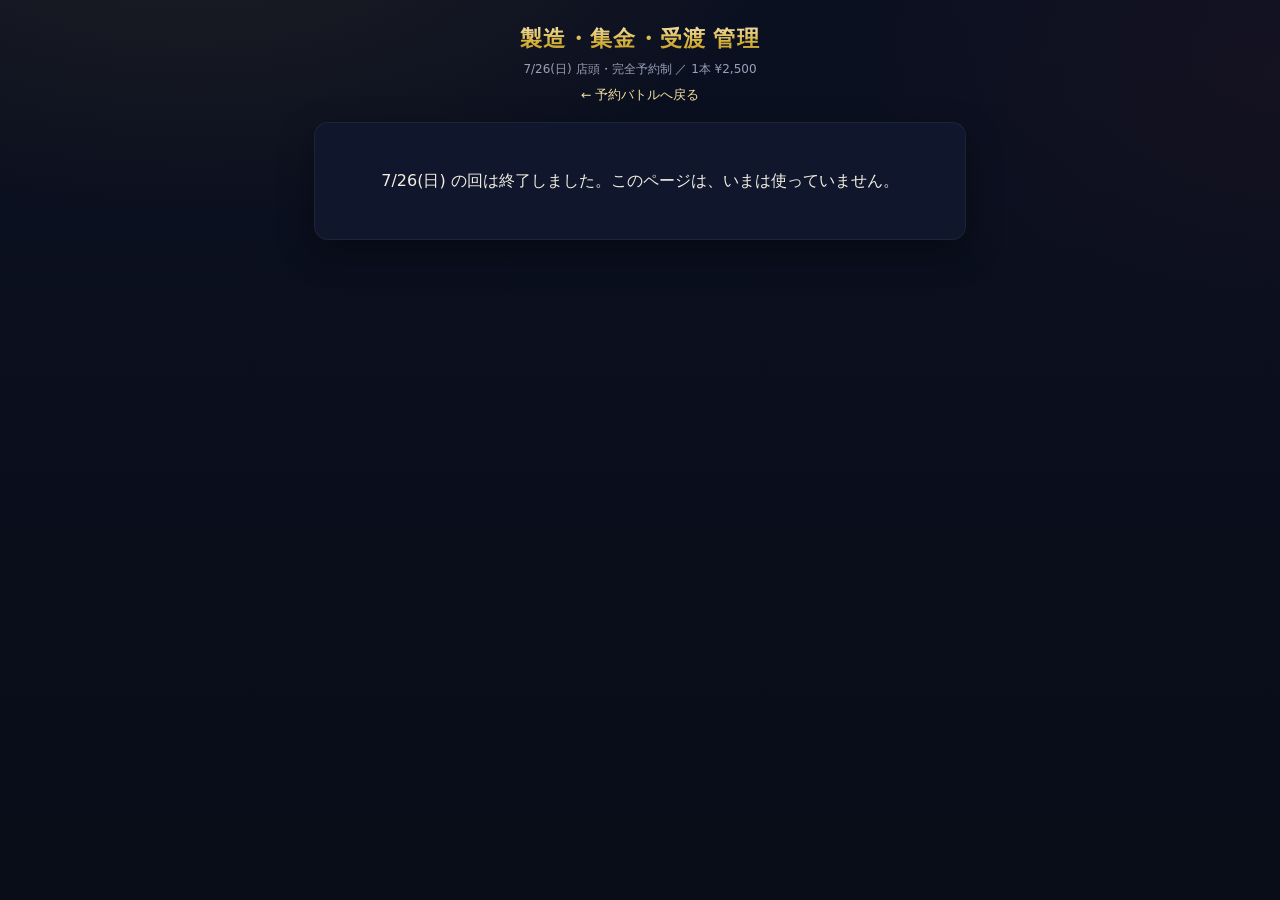
<file: futomaki-kitchen/index.html>
<!DOCTYPE html><html lang="ja"> <head><meta charset="utf-8"><meta name="viewport" content="width=device-width, initial-scale=1, maximum-scale=1"><meta name="robots" content="noindex,nofollow"><meta name="theme-color" content="#0a0e1d"><title>太巻き 製造・受渡 管理｜しっぽり亭</title><link rel="stylesheet" href="/assets/futomaki-kitchen.Dy4bCL4X.css"></head> <body> <div id="toasts"></div> <div class="wrap"> <header class="top"> <h1>製造・集金・受渡 管理</h1> <div class="sub">7/26(日) 店頭・完全予約制 ／ 1本 ¥2,500</div> <a class="back" href="/futomaki">← 予約バトルへ戻る</a> </header> <div class="card setup"><p>7/26(日) の回は終了しました。このページは、いまは使っていません。</p></div> </div>  </body> </html>
</file>
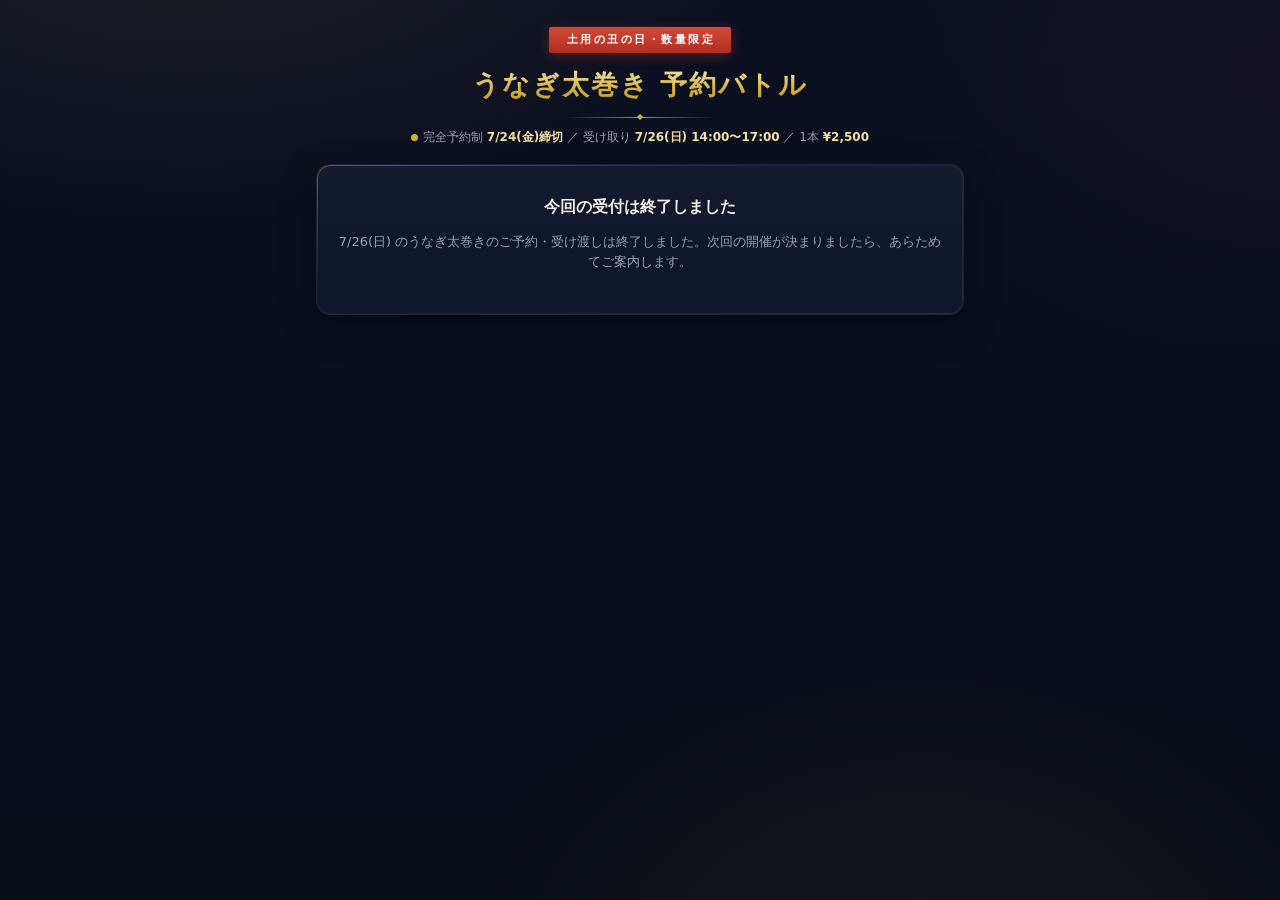
<file: futomaki/index.html>
<!DOCTYPE html><html lang="ja"> <head><meta charset="utf-8"><meta name="viewport" content="width=device-width, initial-scale=1, maximum-scale=1"><meta name="robots" content="noindex,nofollow"><meta name="theme-color" content="#0a0e1d"><title>うなぎ太巻き 予約バトル｜しっぽり亭</title><link rel="stylesheet" href="/assets/futomaki.C-gcsMDc.css"></head> <body> <div id="toasts"></div> <div class="wrap"> <header class="top"> <div class="badge-shu">土用の丑の日・数量限定</div> <h1>うなぎ太巻き 予約バトル</h1> <div class="orn"></div> <div class="sub"><span class="livedot"></span>完全予約制 <b>7/24(金)締切</b> ／ 受け取り <b>7/26(日) 14:00〜17:00</b> ／ 1本 <b>¥2,500</b></div> </header> <div class="card setup"> <h2>今回の受付は終了しました</h2> <p>7/26(日) のうなぎ太巻きのご予約・受け渡しは終了しました。次回の開催が決まりましたら、あらためてご案内します。</p> </div> </div>   </body> </html>
</file>
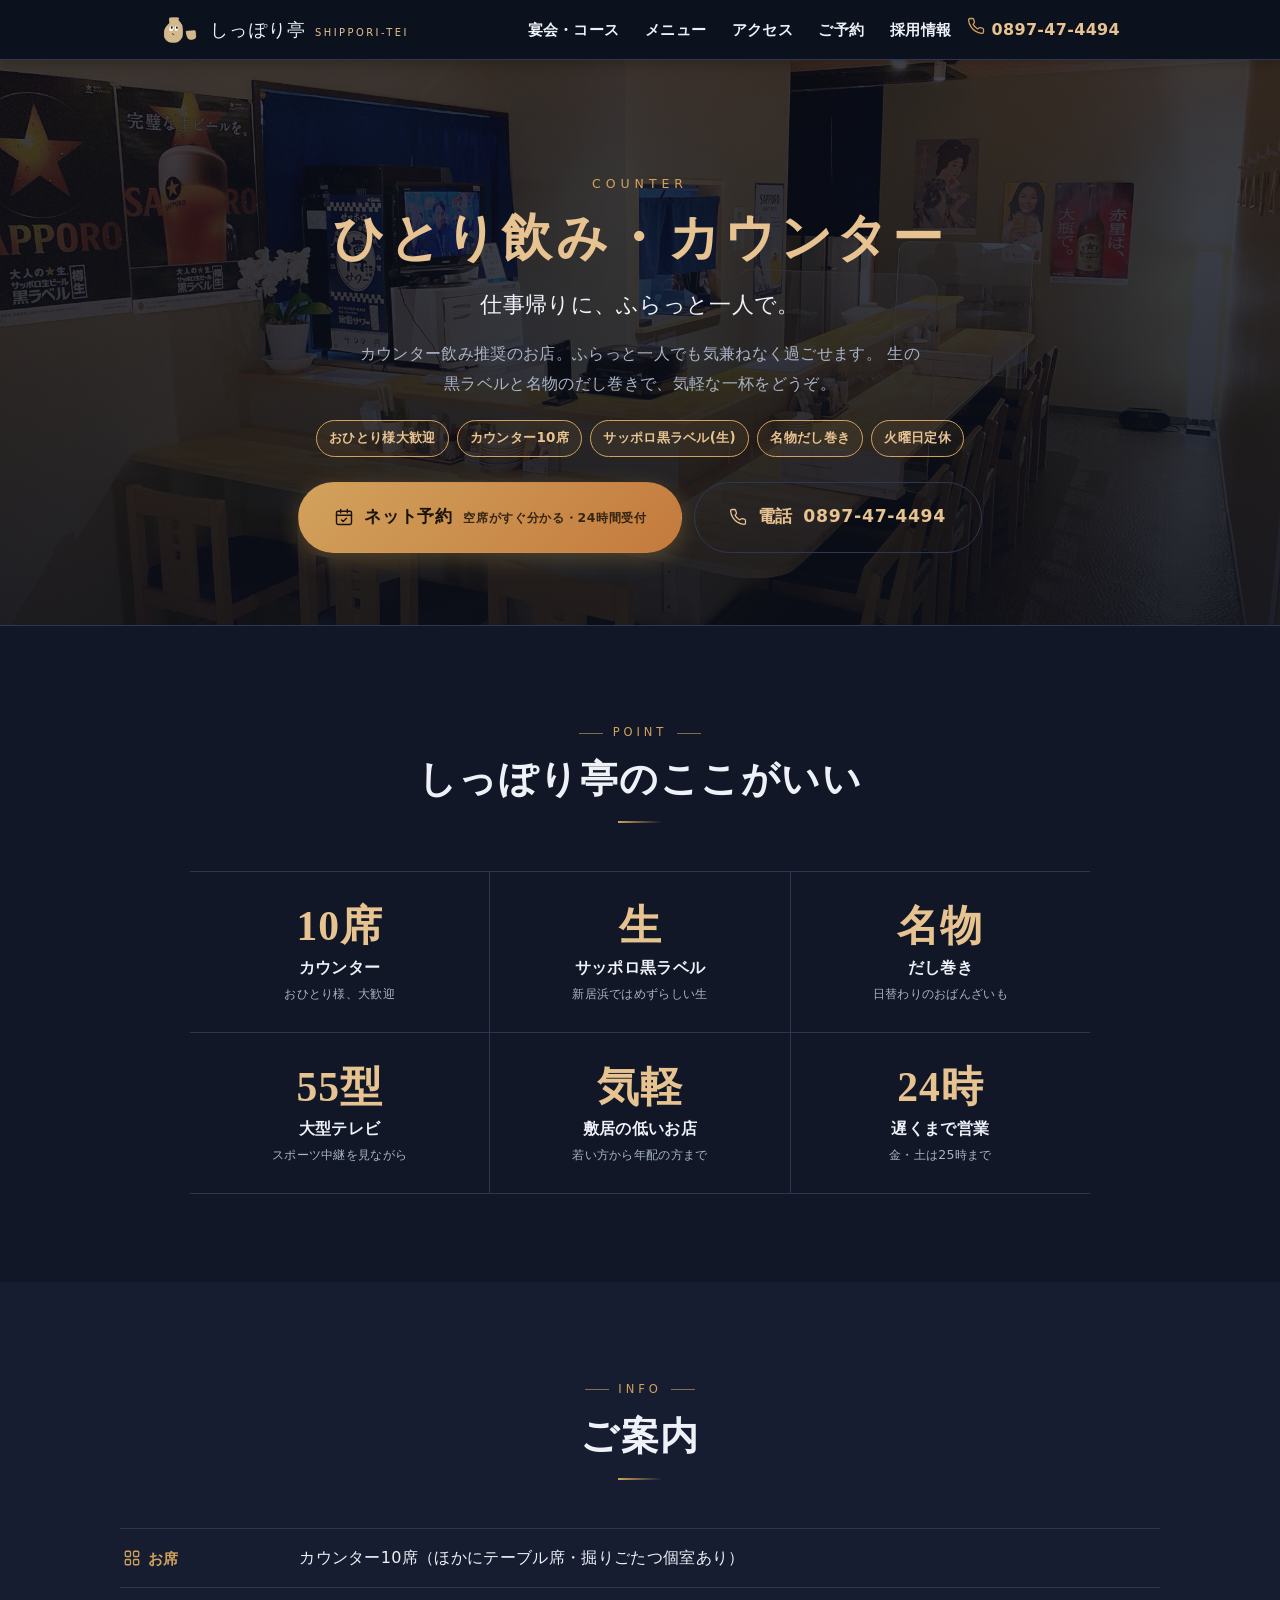
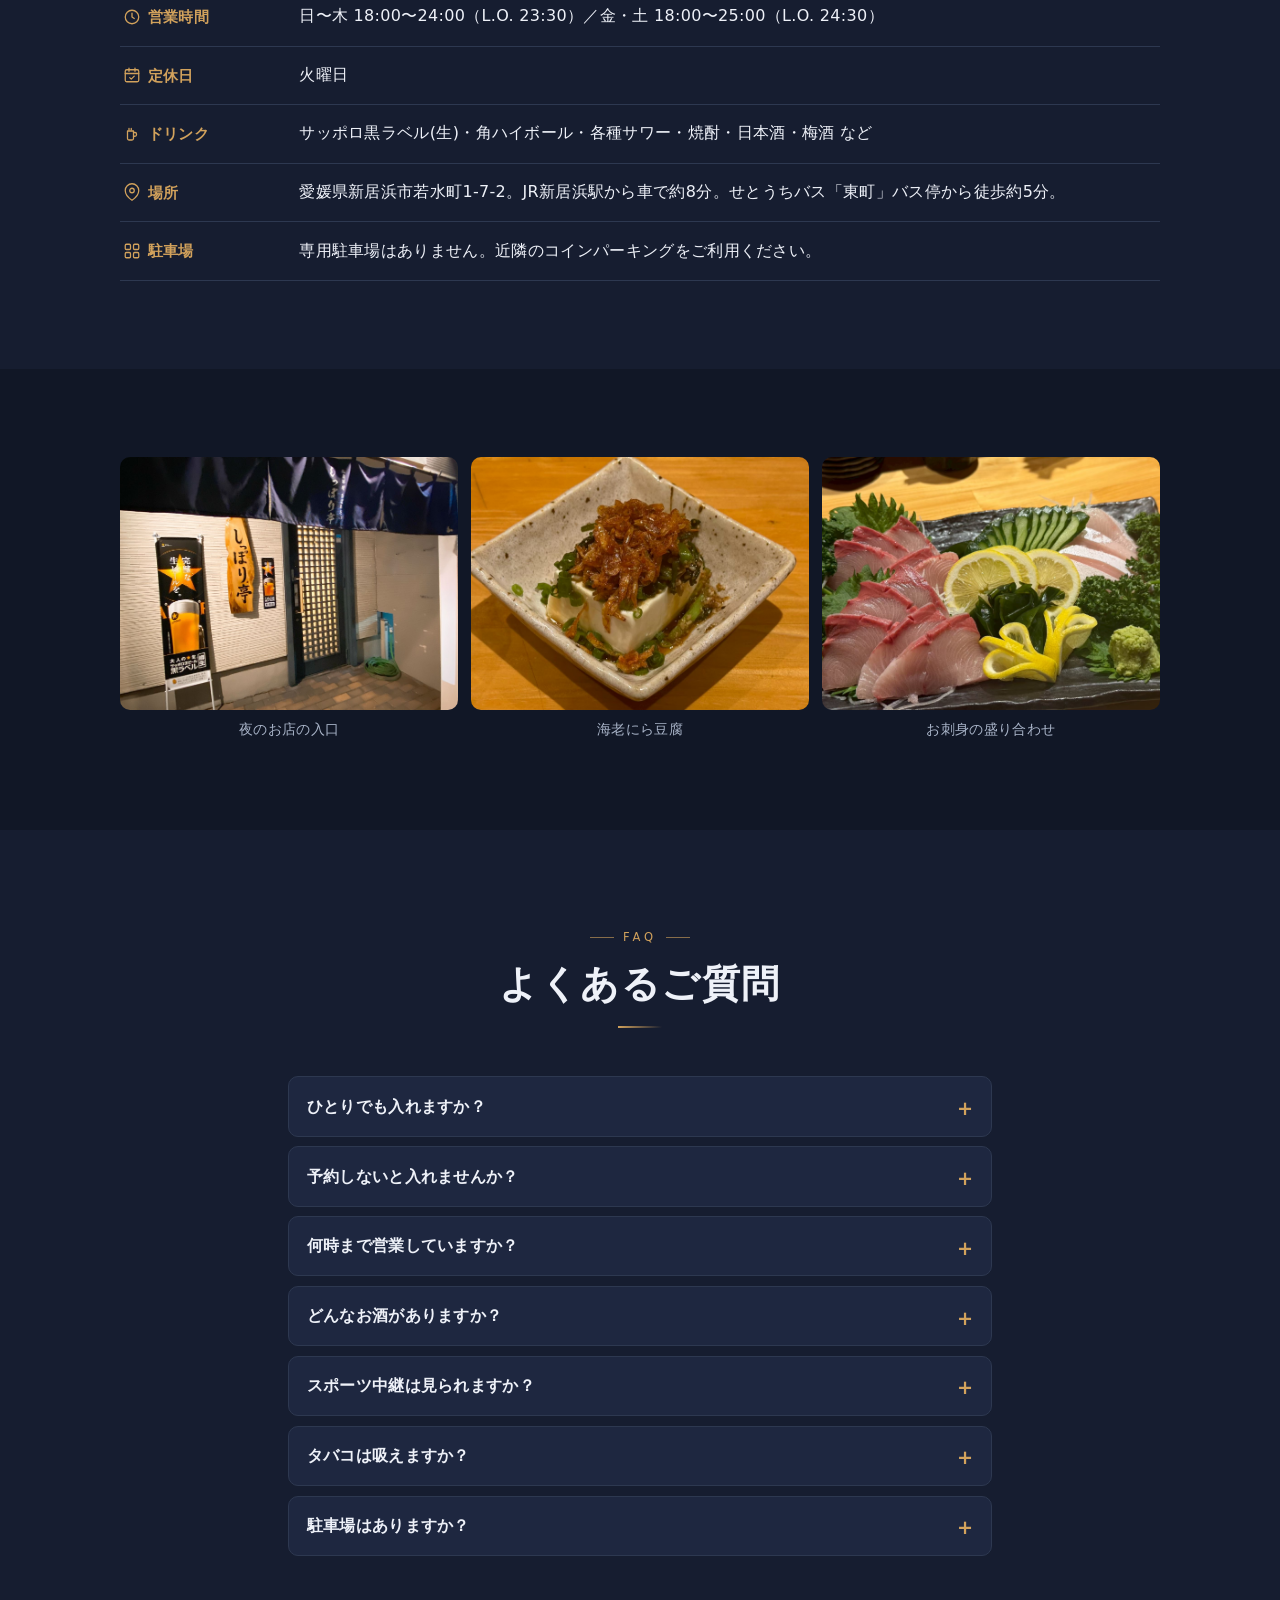
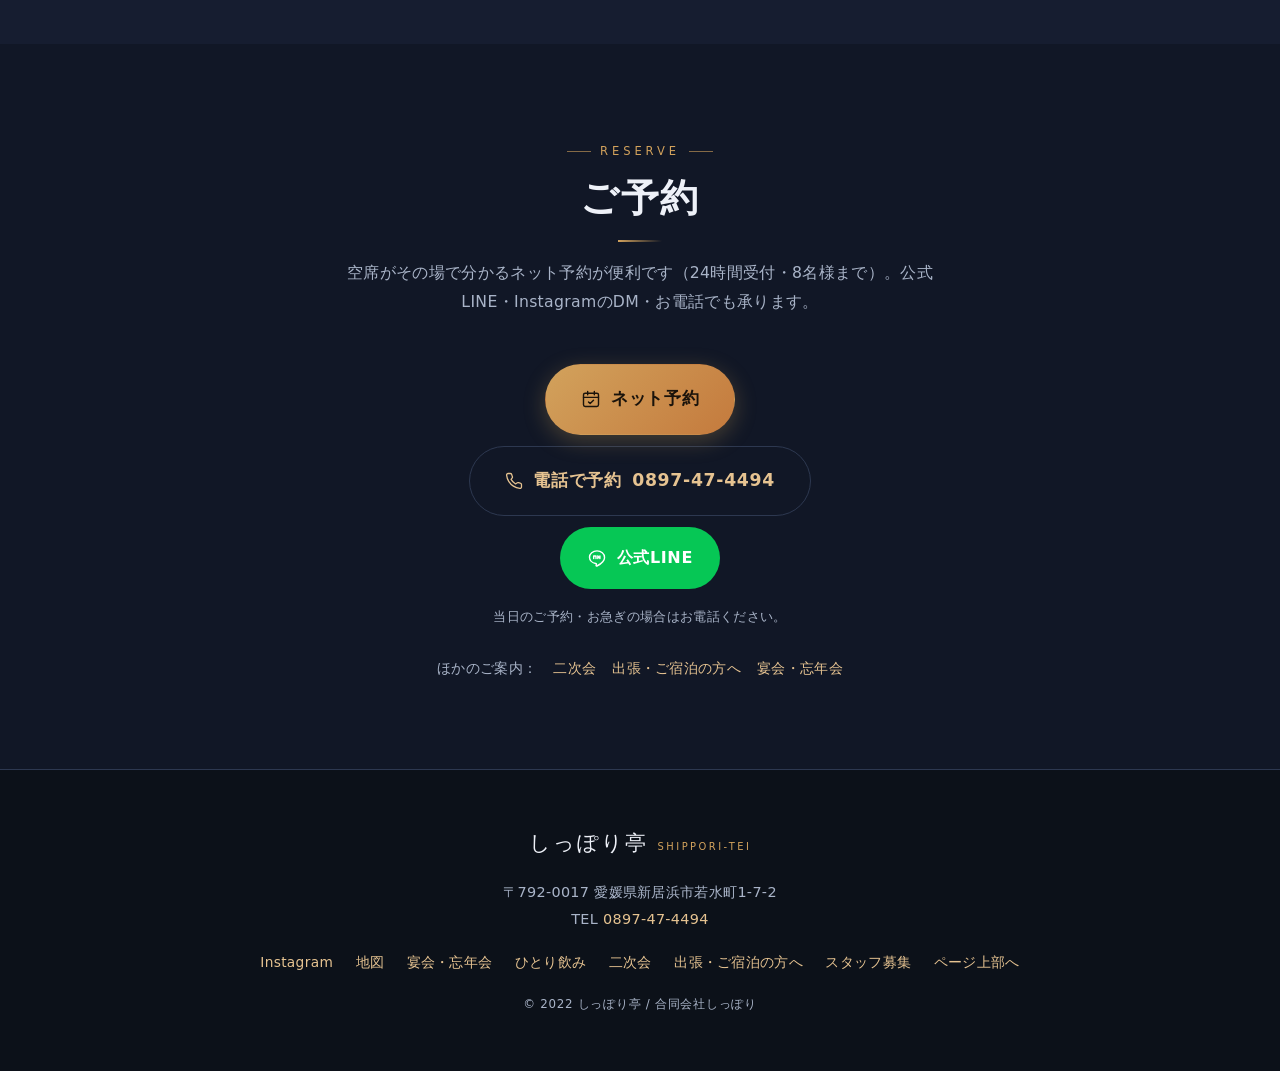
<file: hitori/index.html>
<!DOCTYPE html><html lang="ja"> <head><script>(function(){try{if('IntersectionObserver' in window&&!matchMedia('(prefers-reduced-motion: reduce)').matches)document.documentElement.classList.add('rv');}catch(e){}})();</script><meta charset="utf-8"><meta name="viewport" content="width=device-width, initial-scale=1"><title>新居浜でひとり飲み・カウンター飲みなら｜しっぽり亭（若水町のおばんざい居酒屋）</title><meta name="description" content="新居浜でひとり飲みなら「しっぽり亭」。おひとり様大歓迎、カウンター10席。サッポロ黒ラベル(生)と名物だし巻き、日替わりのおばんざい。大型テレビでスポーツ中継も。日〜木 18:00〜24:00（L.O. 23:30）／金・土 18:00〜25:00（L.O. 24:30）、火曜日定休。"><meta name="keywords" content="新居浜 おばんざい, 新居浜 居酒屋, おばんざい居酒屋, 新居浜 カウンター, 新居浜 一人飲み, 新居浜 宴会, 新居浜 個室, サッポロ黒ラベル 生, だし巻き, しっぽり亭, 飲み放題, 歓送迎会"><link rel="canonical" href="https://shipporitei.jp/hitori/"><meta name="theme-color" content="#111726"><meta name="referrer" content="strict-origin-when-cross-origin"><meta name="format-detection" content="telephone=no"><!-- favicon（しっぽり亭ロゴのマスコット） --><link rel="icon" type="image/png" sizes="32x32" href="/favicon-32.png"><link rel="icon" type="image/png" sizes="512x512" href="/favicon-512.png"><link rel="apple-touch-icon" href="/apple-touch-icon.png"><!-- OGP --><meta property="og:type" content="restaurant.restaurant"><meta property="og:site_name" content="しっぽり亭"><meta property="og:title" content="新居浜でひとり飲み・カウンター飲みなら｜しっぽり亭（若水町のおばんざい居酒屋）"><meta property="og:description" content="新居浜でひとり飲みなら「しっぽり亭」。おひとり様大歓迎、カウンター10席。サッポロ黒ラベル(生)と名物だし巻き、日替わりのおばんざい。大型テレビでスポーツ中継も。日〜木 18:00〜24:00（L.O. 23:30）／金・土 18:00〜25:00（L.O. 24:30）、火曜日定休。"><meta property="og:url" content="https://shipporitei.jp/hitori/"><meta property="og:image" content="https://shipporitei.jp/images/ogp.png"><meta property="og:locale" content="ja_JP"><!-- Twitter --><meta name="twitter:card" content="summary_large_image"><meta name="twitter:title" content="新居浜でひとり飲み・カウンター飲みなら｜しっぽり亭（若水町のおばんざい居酒屋）"><meta name="twitter:description" content="新居浜でひとり飲みなら「しっぽり亭」。おひとり様大歓迎、カウンター10席。サッポロ黒ラベル(生)と名物だし巻き、日替わりのおばんざい。大型テレビでスポーツ中継も。日〜木 18:00〜24:00（L.O. 23:30）／金・土 18:00〜25:00（L.O. 24:30）、火曜日定休。"><meta name="twitter:image" content="https://shipporitei.jp/images/ogp.png"><!-- 構造化データ（'<' をエスケープして </script> 早期終了を防ぐ多層防御） --><script type="application/ld+json">{"@context":"https://schema.org","@type":"Restaurant","@id":"https://shipporitei.jp/#restaurant","name":"しっぽり亭","url":"https://shipporitei.jp/","description":"新居浜市若水町のおばんざい居酒屋「しっぽり亭」。掘りごたつの個室（8名様）と半個室、最大36名の宴会・25名様〜貸切。サッポロ黒ラベル(生)に名物だし巻き、おひとり様のカウンター飲みも歓迎。宴会コース・飲み放題、インボイス対応の領収書・請求書。火曜定休。ネット予約は24時間受付、お電話は0897-47-4494。","image":"https://shipporitei.jp/images/ogp.png","telephone":"0897-47-4494","servesCuisine":["居酒屋","家庭料理","おばんざい","海鮮"],"priceRange":"¥¥","acceptsReservations":"https://yoyaku.shipporitei.jp/yoyaku","maximumAttendeeCapacity":36,"amenityFeature":[{"@type":"LocationFeatureSpecification","name":"団体宴会：最大36名（全席を一体利用して団体対応可）","value":true},{"@type":"LocationFeatureSpecification","name":"貸切：25名様〜貸切可。フロア一体で最大36名まで。歓送迎会・忘新年会など、お店まるごとのご利用も歓迎です。日程・人数はお電話でご相談ください。","value":true},{"@type":"LocationFeatureSpecification","name":"お席：掘りごたつの個室（8名様）・半個室テーブル席（6名様）×3・カウンター10席","value":true},{"@type":"LocationFeatureSpecification","name":"宴会コース：6,000円〜(税込)/おひとり（90分飲み放題付き）","value":true},{"@type":"LocationFeatureSpecification","name":"領収書・請求書：インボイス対応の領収書を発行可。宛名・但し書きも対応します。","value":true},{"@type":"LocationFeatureSpecification","name":"喫煙：店内全席喫煙可","value":true},{"@type":"LocationFeatureSpecification","name":"駐車場：専用駐車場はありません。近隣のコインパーキングをご利用ください。","value":true}],"address":{"@type":"PostalAddress","streetAddress":"若水町1-7-2","addressLocality":"新居浜市","addressRegion":"愛媛県","postalCode":"792-0017","addressCountry":"JP"},"geo":{"@type":"GeoCoordinates","latitude":"33.9654593","longitude":"133.2795024"},"openingHoursSpecification":[{"@type":"OpeningHoursSpecification","dayOfWeek":["Sunday","Monday","Wednesday","Thursday"],"opens":"18:00","closes":"00:00"},{"@type":"OpeningHoursSpecification","dayOfWeek":["Friday","Saturday"],"opens":"18:00","closes":"01:00"}],"sameAs":["https://www.instagram.com/shipporitei/"],"hasMenu":"https://shipporitei.jp/#menu"}</script><!-- Googleアナリティクス(GA4)：site.json の 解析.gaMeasurementId 設定時のみ出力 --><script async src="https://www.googletagmanager.com/gtag/js?id=G-EYK1K6LV85"></script><script>window.dataLayer=window.dataLayer||[];function gtag(){dataLayer.push(arguments);}gtag('js',new Date());gtag('config','G-EYK1K6LV85');</script><script>document.addEventListener('click',function(e){var a=e.target&&e.target.closest&&e.target.closest('a[href]');if(!a||typeof window.gtag!=='function')return;var h=a.getAttribute('href')||'';var ev=null;if(h.indexOf('tel:')===0)ev='tel_click';else if(/instagram\.com/i.test(h))ev='instagram_click';else if(/(line\.me|lin\.ee|liff\.line)/i.test(h))ev='line_click';else if(/(maps\.google|google\.[^/]+\/maps|maps\.app\.goo)/i.test(h))ev='map_click';else if(/yoyaku\.shipporitei\.jp/i.test(h)||/^\/reserve\/?$/.test(h))ev='reserve_click';if(ev)window.gtag('event',ev,{link_url:h,transport_type:'beacon'});},true);</script><link rel="stylesheet" href="/assets/BottomNav.DHSSGHLx.css">
<style>.bp[data-astro-cid-5nebczc7]{list-style:none;margin:0 auto;padding:0;max-width:900px;display:grid;grid-template-columns:repeat(2,1fr);gap:1px;background:var(--line);border-top:1px solid var(--line);border-bottom:1px solid var(--line)}.bp__item[data-astro-cid-5nebczc7]{background:var(--bg);min-width:0;display:flex;flex-direction:column;align-items:center;text-align:center;padding:1.5rem .6rem 1.4rem;gap:.35rem}.section--alt .bp__item[data-astro-cid-5nebczc7]{background:var(--bg-2)}.bp__big[data-astro-cid-5nebczc7]{font-family:var(--font-serif);font-weight:600;font-size:clamp(1.9rem,7vw,2.6rem);line-height:1.1;letter-spacing:.02em;color:var(--gold-soft)}.bp__name[data-astro-cid-5nebczc7]{font-size:.98rem;font-weight:600;color:var(--text);line-height:1.5}.bp__sub[data-astro-cid-5nebczc7]{font-size:.78rem;color:var(--text-dim);line-height:1.5}@media(min-width:760px){.bp[data-astro-cid-5nebczc7]{grid-template-columns:repeat(3,1fr)}.bp__item[data-astro-cid-5nebczc7]{padding:2rem 1rem 1.8rem}}
.lp-hero[data-astro-cid-ogf5ymiv]{padding:clamp(4rem,14vw,7rem) var(--pad) clamp(3rem,10vw,4.5rem);background:linear-gradient(180deg,#0a0e18c2,#0a0e18e6),var(--img) center / cover no-repeat;border-bottom:1px solid var(--line);text-align:center}.lp-hero__kicker[data-astro-cid-ogf5ymiv]{margin:0;letter-spacing:.4em;font-size:.78rem;color:var(--gold)}.lp-hero__title[data-astro-cid-ogf5ymiv]{margin:.4rem 0 .8rem;font-family:var(--font-serif);font-size:clamp(1.9rem,7.5vw,3.2rem);letter-spacing:.08em;color:var(--gold-soft)}.lp-hero__catch[data-astro-cid-ogf5ymiv]{margin:0;font-family:var(--font-serif);font-size:clamp(1.05rem,3.6vw,1.35rem)}.lp-hero__lead[data-astro-cid-ogf5ymiv]{margin:.8rem auto 0;max-width:38rem;color:var(--text-dim);line-height:1.9}.lp-hero__badges[data-astro-cid-ogf5ymiv]{list-style:none;padding:0;margin:1.3rem 0 0;display:flex;flex-wrap:wrap;justify-content:center;gap:.5rem}.lp-hero__badges[data-astro-cid-ogf5ymiv] li[data-astro-cid-ogf5ymiv]{padding:.35em .9em;border-radius:999px;font-size:.84rem;font-weight:700;border:1px solid var(--gold);color:var(--gold-soft);background:#d2a25c14}.lp-hero__cta[data-astro-cid-ogf5ymiv]{margin-top:1.6rem;display:flex;flex-wrap:wrap;gap:.7rem;justify-content:center}.lp-sub[data-astro-cid-ogf5ymiv]{font-size:.72em;font-weight:600;opacity:.85}.btn--line[data-astro-cid-ogf5ymiv]{background:#06c755;color:#fff}.btn--line[data-astro-cid-ogf5ymiv]:hover{background:#05b14c;color:#fff}.lp-facts[data-astro-cid-ogf5ymiv]{margin:0;border-top:1px solid var(--line)}.lp-facts__row[data-astro-cid-ogf5ymiv]{display:grid;gap:.2rem;padding:.9rem .2rem;border-bottom:1px solid var(--line)}@media(min-width:640px){.lp-facts__row[data-astro-cid-ogf5ymiv]{grid-template-columns:10rem 1fr;gap:1rem}}.lp-facts[data-astro-cid-ogf5ymiv] dt[data-astro-cid-ogf5ymiv]{display:flex;align-items:center;gap:.4rem;color:var(--gold);font-weight:700;font-size:.92rem}.lp-facts[data-astro-cid-ogf5ymiv] dd[data-astro-cid-ogf5ymiv]{margin:0;line-height:1.8;min-width:0;overflow-wrap:anywhere}.lp-photos[data-astro-cid-ogf5ymiv]{display:grid;gap:.8rem;grid-template-columns:1fr}@media(min-width:640px){.lp-photos[data-astro-cid-ogf5ymiv]{grid-template-columns:repeat(3,1fr)}}.lp-photos[data-astro-cid-ogf5ymiv] figure[data-astro-cid-ogf5ymiv]{margin:0}.lp-photos[data-astro-cid-ogf5ymiv] img[data-astro-cid-ogf5ymiv]{width:100%;aspect-ratio:4 / 3;object-fit:cover;border-radius:var(--radius);display:block}.lp-photos[data-astro-cid-ogf5ymiv] figcaption[data-astro-cid-ogf5ymiv]{margin-top:.4rem;font-size:.86rem;color:var(--text-dim);text-align:center}.lp-faq[data-astro-cid-ogf5ymiv]{max-width:44rem;margin-inline:auto;display:grid;gap:.6rem}.lp-faq[data-astro-cid-ogf5ymiv] details[data-astro-cid-ogf5ymiv]{background:var(--bg-3);border:1px solid var(--line);border-radius:var(--radius);padding:.9rem 1.1rem}.lp-faq[data-astro-cid-ogf5ymiv] summary[data-astro-cid-ogf5ymiv]{cursor:pointer;font-weight:700;list-style:none;position:relative;padding-right:1.6rem}.lp-faq[data-astro-cid-ogf5ymiv] summary[data-astro-cid-ogf5ymiv]::-webkit-details-marker{display:none}.lp-faq[data-astro-cid-ogf5ymiv] summary[data-astro-cid-ogf5ymiv]:after{content:"+";position:absolute;right:0;top:-.05em;color:var(--gold);font-size:1.2rem}.lp-faq[data-astro-cid-ogf5ymiv] details[data-astro-cid-ogf5ymiv][open] summary[data-astro-cid-ogf5ymiv]:after{content:"−"}.lp-faq[data-astro-cid-ogf5ymiv] p[data-astro-cid-ogf5ymiv]{margin:.7rem 0 0;line-height:1.85;color:var(--text-dim)}.lp-contact__btns[data-astro-cid-ogf5ymiv]{display:flex;flex-direction:column;gap:.7rem;align-items:center}.lp-note[data-astro-cid-ogf5ymiv]{margin:1rem auto 0;max-width:34rem;font-size:.82rem;color:var(--text-dim);text-align:center}.lp-related[data-astro-cid-ogf5ymiv]{margin:1.6rem auto 0;display:flex;flex-wrap:wrap;justify-content:center;gap:.4rem 1rem;font-size:.88rem;color:var(--text-dim)}
</style></head> <body> <!-- ページ最上部アンカー。sticky なヘッダーに #top を付けると「常に表示中」と判定され
         スクロールしないため、非sticky の先頭センチネルを置く。 --> <span id="top" aria-hidden="true"></span>  <header class="hdr" data-astro-cid-3ef6ksr2> <div class="hdr__inner" data-astro-cid-3ef6ksr2> <a class="hdr__brand" href="/" data-astro-cid-3ef6ksr2> <img class="hdr__logo" src="/images/logo-mark.png" alt="" width="40" height="40" decoding="async" data-astro-cid-3ef6ksr2> <span class="hdr__words" data-astro-cid-3ef6ksr2> <span class="hdr__name" data-astro-cid-3ef6ksr2>しっぽり亭</span> <span class="hdr__roman" data-astro-cid-3ef6ksr2>Shippori-tei</span> </span> </a> <nav class="hdr__nav" aria-label="メインメニュー" data-astro-cid-3ef6ksr2> <a href="/#banquet" data-astro-cid-3ef6ksr2>宴会・コース</a> <a href="/#menu" data-astro-cid-3ef6ksr2>メニュー</a> <a href="/#access" data-astro-cid-3ef6ksr2>アクセス</a> <a href="/#reserve" data-astro-cid-3ef6ksr2>ご予約</a> <a href="/recruit" data-astro-cid-3ef6ksr2>採用情報</a> </nav> <a class="hdr__tel" href="tel:0897474494" aria-label="電話で予約 0897-47-4494" data-astro-cid-3ef6ksr2> <span class="hdr__tel-ico" data-astro-cid-3ef6ksr2><svg xmlns="http://www.w3.org/2000/svg" width="18" height="18" viewBox="0 0 24 24" fill="none" stroke="currentColor" stroke-width="1.7" stroke-linecap="round" stroke-linejoin="round" role="presentation" aria-hidden="true"><path d="M22 16.92v3a2 2 0 0 1-2.18 2 19.79 19.79 0 0 1-8.63-3.07 19.5 19.5 0 0 1-6-6 19.79 19.79 0 0 1-3.07-8.67A2 2 0 0 1 4.11 2h3a2 2 0 0 1 2 1.72c.13.81.36 1.6.7 2.34a2 2 0 0 1-.45 2.11L8.09 9.91a16 16 0 0 0 6 6l1.74-1.27a2 2 0 0 1 2.11-.45c.74.34 1.53.57 2.34.7A2 2 0 0 1 22 16.92z"/></svg></span> <span class="hdr__tel-num" data-astro-cid-3ef6ksr2>0897-47-4494</span> </a> </div> </header> <main data-astro-cid-ogf5ymiv> <script type="application/ld+json">{"@context":"https://schema.org","@type":"FAQPage","mainEntity":[{"@type":"Question","name":"ひとりでも入れますか？","acceptedAnswer":{"@type":"Answer","text":"はい、おひとり様大歓迎です。カウンター飲み推奨のお店。ふらっと一人でも気兼ねなく過ごせます。カウンターは10席あります。"}},{"@type":"Question","name":"予約しないと入れませんか？","acceptedAnswer":{"@type":"Answer","text":"空いていればご予約なしでもご案内できます。確実に入りたい日は、空席がその場で分かるネット予約（24時間受付）が便利です。当日のご予約・お急ぎの場合はお電話（0897-47-4494）ください。"}},{"@type":"Question","name":"何時まで営業していますか？","acceptedAnswer":{"@type":"Answer","text":"日〜木 18:00〜24:00（L.O. 23:30）／金・土 18:00〜25:00（L.O. 24:30）。定休日は火曜日です。"}},{"@type":"Question","name":"どんなお酒がありますか？","acceptedAnswer":{"@type":"Answer","text":"サッポロ黒ラベル(生)・角ハイボール・各種サワー・焼酎・日本酒・梅酒 など。生の黒ラベルが飲めるお店は新居浜でもめずらしいです。"}},{"@type":"Question","name":"スポーツ中継は見られますか？","acceptedAnswer":{"@type":"Answer","text":"カウンターに55インチの大型テレビがあり、スポーツ中継を見ながら一杯楽しめます。"}},{"@type":"Question","name":"タバコは吸えますか？","acceptedAnswer":{"@type":"Answer","text":"店内全席喫煙可です。"}},{"@type":"Question","name":"駐車場はありますか？","acceptedAnswer":{"@type":"Answer","text":"専用駐車場はありません。近隣のコインパーキングをご利用ください。"}}]}</script> <script type="application/ld+json">{"@context":"https://schema.org","@type":"BreadcrumbList","itemListElement":[{"@type":"ListItem","position":1,"name":"しっぽり亭","item":"https://shipporitei.jp/"},{"@type":"ListItem","position":2,"name":"ひとり飲み・カウンター","item":"https://shipporitei.jp/hitori/"}]}</script> <section class="lp-hero" style="--img:url(/images/gallery-counter.jpg)" data-astro-cid-ogf5ymiv> <div class="container lp-hero__inner" data-astro-cid-ogf5ymiv> <p class="lp-hero__kicker" data-astro-cid-ogf5ymiv>COUNTER</p> <h1 class="lp-hero__title" data-astro-cid-ogf5ymiv>ひとり飲み・カウンター</h1> <p class="lp-hero__catch" data-astro-cid-ogf5ymiv>仕事帰りに、ふらっと一人で。</p> <p class="lp-hero__lead" data-astro-cid-ogf5ymiv>カウンター飲み推奨のお店。ふらっと一人でも気兼ねなく過ごせます。 生の黒ラベルと名物のだし巻きで、気軽な一杯をどうぞ。</p> <ul class="lp-hero__badges" data-astro-cid-ogf5ymiv><li data-astro-cid-ogf5ymiv>おひとり様大歓迎</li><li data-astro-cid-ogf5ymiv>カウンター10席</li><li data-astro-cid-ogf5ymiv>サッポロ黒ラベル(生)</li><li data-astro-cid-ogf5ymiv>名物だし巻き</li><li data-astro-cid-ogf5ymiv>火曜日定休</li></ul> <div class="lp-hero__cta" data-astro-cid-ogf5ymiv> <a class="btn btn--primary btn--lg" href="https://yoyaku.shipporitei.jp/yoyaku" data-astro-cid-ogf5ymiv> <svg xmlns="http://www.w3.org/2000/svg" width="20" height="20" viewBox="0 0 24 24" fill="none" stroke="currentColor" stroke-width="1.7" stroke-linecap="round" stroke-linejoin="round" role="presentation" aria-hidden="true"><rect x="3" y="5" width="18" height="16" rx="2"/><path d="M8 3v4M16 3v4M3 10h18"/><path d="M9 15.5l2 2 4-4"/></svg> <span data-astro-cid-ogf5ymiv>ネット予約</span> <span class="lp-sub" data-astro-cid-ogf5ymiv>空席がすぐ分かる・24時間受付</span> </a> <a class="btn btn--ghost btn--lg" href="tel:0897474494" data-astro-cid-ogf5ymiv> <svg xmlns="http://www.w3.org/2000/svg" width="18" height="18" viewBox="0 0 24 24" fill="none" stroke="currentColor" stroke-width="1.7" stroke-linecap="round" stroke-linejoin="round" role="presentation" aria-hidden="true"><path d="M22 16.92v3a2 2 0 0 1-2.18 2 19.79 19.79 0 0 1-8.63-3.07 19.5 19.5 0 0 1-6-6 19.79 19.79 0 0 1-3.07-8.67A2 2 0 0 1 4.11 2h3a2 2 0 0 1 2 1.72c.13.81.36 1.6.7 2.34a2 2 0 0 1-.45 2.11L8.09 9.91a16 16 0 0 0 6 6l1.74-1.27a2 2 0 0 1 2.11-.45c.74.34 1.53.57 2.34.7A2 2 0 0 1 22 16.92z"/></svg> <span data-astro-cid-ogf5ymiv>電話</span> <span class="btn__phone-num" data-astro-cid-ogf5ymiv>0897-47-4494</span> </a> </div> </div> </section> <section class="section" data-astro-cid-ogf5ymiv> <div class="container" data-astro-cid-ogf5ymiv> <div class="section__head" data-astro-cid-ogf5ymiv> <p class="section__kicker" data-astro-cid-ogf5ymiv>POINT</p> <h2 class="section__title" data-astro-cid-ogf5ymiv>しっぽり亭のここがいい</h2> </div> <ul class="bp" data-astro-cid-5nebczc7> <li class="bp__item" data-astro-cid-5nebczc7> <span class="bp__big" data-astro-cid-5nebczc7>10席</span> <span class="bp__name" data-astro-cid-5nebczc7>カウンター</span> <span class="bp__sub" data-astro-cid-5nebczc7>おひとり様、大歓迎</span> </li><li class="bp__item" data-astro-cid-5nebczc7> <span class="bp__big" data-astro-cid-5nebczc7>生</span> <span class="bp__name" data-astro-cid-5nebczc7>サッポロ黒ラベル</span> <span class="bp__sub" data-astro-cid-5nebczc7>新居浜ではめずらしい生</span> </li><li class="bp__item" data-astro-cid-5nebczc7> <span class="bp__big" data-astro-cid-5nebczc7>名物</span> <span class="bp__name" data-astro-cid-5nebczc7>だし巻き</span> <span class="bp__sub" data-astro-cid-5nebczc7>日替わりのおばんざいも</span> </li><li class="bp__item" data-astro-cid-5nebczc7> <span class="bp__big" data-astro-cid-5nebczc7>55型</span> <span class="bp__name" data-astro-cid-5nebczc7>大型テレビ</span> <span class="bp__sub" data-astro-cid-5nebczc7>スポーツ中継を見ながら</span> </li><li class="bp__item" data-astro-cid-5nebczc7> <span class="bp__big" data-astro-cid-5nebczc7>気軽</span> <span class="bp__name" data-astro-cid-5nebczc7>敷居の低いお店</span> <span class="bp__sub" data-astro-cid-5nebczc7>若い方から年配の方まで</span> </li><li class="bp__item" data-astro-cid-5nebczc7> <span class="bp__big" data-astro-cid-5nebczc7>24時</span> <span class="bp__name" data-astro-cid-5nebczc7>遅くまで営業</span> <span class="bp__sub" data-astro-cid-5nebczc7>金・土は25時まで</span> </li> </ul> </div> </section> <section class="section section--alt" data-astro-cid-ogf5ymiv> <div class="container" data-astro-cid-ogf5ymiv> <div class="section__head" data-astro-cid-ogf5ymiv> <p class="section__kicker" data-astro-cid-ogf5ymiv>INFO</p> <h2 class="section__title" data-astro-cid-ogf5ymiv>ご案内</h2> </div> <dl class="lp-facts" data-astro-cid-ogf5ymiv> <div class="lp-facts__row" data-astro-cid-ogf5ymiv> <dt data-astro-cid-ogf5ymiv><svg xmlns="http://www.w3.org/2000/svg" width="18" height="18" viewBox="0 0 24 24" fill="none" stroke="currentColor" stroke-width="1.7" stroke-linecap="round" stroke-linejoin="round" role="presentation" aria-hidden="true"><rect x="3" y="3" width="7" height="7" rx="1.5"/><rect x="14" y="3" width="7" height="7" rx="1.5"/><rect x="3" y="14" width="7" height="7" rx="1.5"/><rect x="14" y="14" width="7" height="7" rx="1.5"/></svg> お席</dt> <dd data-astro-cid-ogf5ymiv>カウンター10席（ほかにテーブル席・掘りごたつ個室あり）</dd> </div><div class="lp-facts__row" data-astro-cid-ogf5ymiv> <dt data-astro-cid-ogf5ymiv><svg xmlns="http://www.w3.org/2000/svg" width="18" height="18" viewBox="0 0 24 24" fill="none" stroke="currentColor" stroke-width="1.7" stroke-linecap="round" stroke-linejoin="round" role="presentation" aria-hidden="true"><circle cx="12" cy="12" r="9"/><path d="M12 7v5l3 2"/></svg> 営業時間</dt> <dd data-astro-cid-ogf5ymiv>日〜木 18:00〜24:00（L.O. 23:30）／金・土 18:00〜25:00（L.O. 24:30）</dd> </div><div class="lp-facts__row" data-astro-cid-ogf5ymiv> <dt data-astro-cid-ogf5ymiv><svg xmlns="http://www.w3.org/2000/svg" width="18" height="18" viewBox="0 0 24 24" fill="none" stroke="currentColor" stroke-width="1.7" stroke-linecap="round" stroke-linejoin="round" role="presentation" aria-hidden="true"><rect x="3" y="5" width="18" height="16" rx="2"/><path d="M8 3v4M16 3v4M3 10h18"/><path d="M9 15.5l2 2 4-4"/></svg> 定休日</dt> <dd data-astro-cid-ogf5ymiv>火曜日</dd> </div><div class="lp-facts__row" data-astro-cid-ogf5ymiv> <dt data-astro-cid-ogf5ymiv><svg xmlns="http://www.w3.org/2000/svg" width="18" height="18" viewBox="0 0 24 24" fill="none" stroke="currentColor" stroke-width="1.7" stroke-linecap="round" stroke-linejoin="round" role="presentation" aria-hidden="true"><path d="M6 8h8v10a2 2 0 0 1-2 2H8a2 2 0 0 1-2-2z"/><path d="M14 10h2a2 2 0 0 1 2 2v1a2 2 0 0 1-2 2h-2"/><path d="M8 4.5v2M11 4.5v2"/></svg> ドリンク</dt> <dd data-astro-cid-ogf5ymiv>サッポロ黒ラベル(生)・角ハイボール・各種サワー・焼酎・日本酒・梅酒 など</dd> </div><div class="lp-facts__row" data-astro-cid-ogf5ymiv> <dt data-astro-cid-ogf5ymiv><svg xmlns="http://www.w3.org/2000/svg" width="18" height="18" viewBox="0 0 24 24" fill="none" stroke="currentColor" stroke-width="1.7" stroke-linecap="round" stroke-linejoin="round" role="presentation" aria-hidden="true"><path d="M21 10c0 7-9 13-9 13s-9-6-9-13a9 9 0 0 1 18 0z"/><circle cx="12" cy="10" r="3"/></svg> 場所</dt> <dd data-astro-cid-ogf5ymiv>愛媛県新居浜市若水町1-7-2。JR新居浜駅から車で約8分。せとうちバス「東町」バス停から徒歩約5分。</dd> </div><div class="lp-facts__row" data-astro-cid-ogf5ymiv> <dt data-astro-cid-ogf5ymiv><svg xmlns="http://www.w3.org/2000/svg" width="18" height="18" viewBox="0 0 24 24" fill="none" stroke="currentColor" stroke-width="1.7" stroke-linecap="round" stroke-linejoin="round" role="presentation" aria-hidden="true"><rect x="3" y="3" width="7" height="7" rx="1.5"/><rect x="14" y="3" width="7" height="7" rx="1.5"/><rect x="3" y="14" width="7" height="7" rx="1.5"/><rect x="14" y="14" width="7" height="7" rx="1.5"/></svg> 駐車場</dt> <dd data-astro-cid-ogf5ymiv>専用駐車場はありません。近隣のコインパーキングをご利用ください。</dd> </div> </dl> </div> </section> <section class="section" data-astro-cid-ogf5ymiv> <div class="container" data-astro-cid-ogf5ymiv> <div class="lp-photos" data-astro-cid-ogf5ymiv> <figure data-astro-cid-ogf5ymiv><img src="/images/gallery-gaikan-yoru.jpg" alt="夜のお店の入口" loading="lazy" decoding="async" data-astro-cid-ogf5ymiv><figcaption data-astro-cid-ogf5ymiv>夜のお店の入口</figcaption></figure><figure data-astro-cid-ogf5ymiv><img src="/images/menu-ebinira.jpg" alt="海老にら豆腐" loading="lazy" decoding="async" data-astro-cid-ogf5ymiv><figcaption data-astro-cid-ogf5ymiv>海老にら豆腐</figcaption></figure><figure data-astro-cid-ogf5ymiv><img src="/images/gallery-sashimi-mori.jpg" alt="お刺身の盛り合わせ" loading="lazy" decoding="async" data-astro-cid-ogf5ymiv><figcaption data-astro-cid-ogf5ymiv>お刺身の盛り合わせ</figcaption></figure> </div> </div> </section> <section class="section section--alt" data-astro-cid-ogf5ymiv> <div class="container" data-astro-cid-ogf5ymiv> <div class="section__head" data-astro-cid-ogf5ymiv> <p class="section__kicker" data-astro-cid-ogf5ymiv>FAQ</p> <h2 class="section__title" data-astro-cid-ogf5ymiv>よくあるご質問</h2> </div> <div class="lp-faq" data-astro-cid-ogf5ymiv> <details data-astro-cid-ogf5ymiv> <summary data-astro-cid-ogf5ymiv>ひとりでも入れますか？</summary> <p data-astro-cid-ogf5ymiv>はい、おひとり様大歓迎です。カウンター飲み推奨のお店。ふらっと一人でも気兼ねなく過ごせます。カウンターは10席あります。</p> </details><details data-astro-cid-ogf5ymiv> <summary data-astro-cid-ogf5ymiv>予約しないと入れませんか？</summary> <p data-astro-cid-ogf5ymiv>空いていればご予約なしでもご案内できます。確実に入りたい日は、空席がその場で分かるネット予約（24時間受付）が便利です。当日のご予約・お急ぎの場合はお電話（0897-47-4494）ください。</p> </details><details data-astro-cid-ogf5ymiv> <summary data-astro-cid-ogf5ymiv>何時まで営業していますか？</summary> <p data-astro-cid-ogf5ymiv>日〜木 18:00〜24:00（L.O. 23:30）／金・土 18:00〜25:00（L.O. 24:30）。定休日は火曜日です。</p> </details><details data-astro-cid-ogf5ymiv> <summary data-astro-cid-ogf5ymiv>どんなお酒がありますか？</summary> <p data-astro-cid-ogf5ymiv>サッポロ黒ラベル(生)・角ハイボール・各種サワー・焼酎・日本酒・梅酒 など。生の黒ラベルが飲めるお店は新居浜でもめずらしいです。</p> </details><details data-astro-cid-ogf5ymiv> <summary data-astro-cid-ogf5ymiv>スポーツ中継は見られますか？</summary> <p data-astro-cid-ogf5ymiv>カウンターに55インチの大型テレビがあり、スポーツ中継を見ながら一杯楽しめます。</p> </details><details data-astro-cid-ogf5ymiv> <summary data-astro-cid-ogf5ymiv>タバコは吸えますか？</summary> <p data-astro-cid-ogf5ymiv>店内全席喫煙可です。</p> </details><details data-astro-cid-ogf5ymiv> <summary data-astro-cid-ogf5ymiv>駐車場はありますか？</summary> <p data-astro-cid-ogf5ymiv>専用駐車場はありません。近隣のコインパーキングをご利用ください。</p> </details> </div> </div> </section> <section class="section" id="contact" data-astro-cid-ogf5ymiv> <div class="container lp-contact" data-astro-cid-ogf5ymiv> <div class="section__head" data-astro-cid-ogf5ymiv> <p class="section__kicker" data-astro-cid-ogf5ymiv>RESERVE</p> <h2 class="section__title" data-astro-cid-ogf5ymiv>ご予約</h2> <p class="section__lead" data-astro-cid-ogf5ymiv>空席がその場で分かるネット予約が便利です（24時間受付・8名様まで）。公式LINE・InstagramのDM・お電話でも承ります。</p> </div> <div class="lp-contact__btns" data-astro-cid-ogf5ymiv> <a class="btn btn--primary btn--lg" href="https://yoyaku.shipporitei.jp/yoyaku" data-astro-cid-ogf5ymiv> <svg xmlns="http://www.w3.org/2000/svg" width="20" height="20" viewBox="0 0 24 24" fill="none" stroke="currentColor" stroke-width="1.7" stroke-linecap="round" stroke-linejoin="round" role="presentation" aria-hidden="true"><rect x="3" y="5" width="18" height="16" rx="2"/><path d="M8 3v4M16 3v4M3 10h18"/><path d="M9 15.5l2 2 4-4"/></svg> <span data-astro-cid-ogf5ymiv>ネット予約</span> </a> <a class="btn btn--ghost btn--lg" href="tel:0897474494" data-astro-cid-ogf5ymiv> <svg xmlns="http://www.w3.org/2000/svg" width="18" height="18" viewBox="0 0 24 24" fill="none" stroke="currentColor" stroke-width="1.7" stroke-linecap="round" stroke-linejoin="round" role="presentation" aria-hidden="true"><path d="M22 16.92v3a2 2 0 0 1-2.18 2 19.79 19.79 0 0 1-8.63-3.07 19.5 19.5 0 0 1-6-6 19.79 19.79 0 0 1-3.07-8.67A2 2 0 0 1 4.11 2h3a2 2 0 0 1 2 1.72c.13.81.36 1.6.7 2.34a2 2 0 0 1-.45 2.11L8.09 9.91a16 16 0 0 0 6 6l1.74-1.27a2 2 0 0 1 2.11-.45c.74.34 1.53.57 2.34.7A2 2 0 0 1 22 16.92z"/></svg> <span data-astro-cid-ogf5ymiv>電話で予約</span> <span class="btn__phone-num" data-astro-cid-ogf5ymiv>0897-47-4494</span> </a> <a class="btn btn--line" href="https://line.me/R/ti/p/@663tfcoy" target="_blank" rel="noopener noreferrer" data-astro-cid-ogf5ymiv> <svg xmlns="http://www.w3.org/2000/svg" width="20" height="20" viewBox="0 0 24 24" fill="none" stroke="currentColor" stroke-width="1.7" stroke-linecap="round" stroke-linejoin="round" role="presentation" aria-hidden="true"><path d="M21 11c0-4.2-4-7.6-9-7.6S3 6.8 3 11c0 3.8 3.2 7 7.5 7.6.9.13.8.6.7 1.2l-.2 1.2c-.1.5.3.9.9.6 2.6-1.2 5.5-3.3 7-5.1 1.4-1.5 2.1-3 2.1-4.5z"/><path d="M8 9.5v3M8 9.5h2M15.5 9.5v3M13 9.5v3M13 9.5l2.5 3M10.8 9.5v3" fill="none"/></svg> <span data-astro-cid-ogf5ymiv>公式LINE</span> </a> </div> <p class="lp-note" data-astro-cid-ogf5ymiv>当日のご予約・お急ぎの場合はお電話ください。</p> <nav class="lp-related" aria-label="ほかのご案内" data-astro-cid-ogf5ymiv> <span data-astro-cid-ogf5ymiv>ほかのご案内：</span> <a href="/nijikai" data-astro-cid-ogf5ymiv>二次会</a><a href="/shucchou" data-astro-cid-ogf5ymiv>出張・ご宿泊の方へ</a><a href="/enkai" data-astro-cid-ogf5ymiv>宴会・忘年会</a> </nav> </div> </section> </main> <footer class="footer" data-astro-cid-sz7xmlte> <div class="container footer__inner" data-astro-cid-sz7xmlte> <div class="footer__brand" data-astro-cid-sz7xmlte> <span class="footer__name" data-astro-cid-sz7xmlte>しっぽり亭</span> <span class="footer__roman" data-astro-cid-sz7xmlte>Shippori-tei</span> </div> <address class="footer__nap" data-astro-cid-sz7xmlte>
〒792-0017 愛媛県新居浜市若水町1-7-2<br data-astro-cid-sz7xmlte>
TEL <a href="tel:0897474494" data-astro-cid-sz7xmlte>0897-47-4494</a> </address> <div class="footer__links" data-astro-cid-sz7xmlte> <a href="https://www.instagram.com/shipporitei/" target="_blank" rel="noopener noreferrer" data-astro-cid-sz7xmlte>Instagram</a> <a href="https://www.google.com/maps/search/?api=1&amp;query=%E3%81%97%E3%81%A3%E3%81%B7%E3%82%8A%E4%BA%AD+%E6%84%9B%E5%AA%9B%E7%9C%8C%E6%96%B0%E5%B1%85%E6%B5%9C%E5%B8%82%E8%8B%A5%E6%B0%B4%E7%94%BA1-7-2" target="_blank" rel="noopener noreferrer" data-astro-cid-sz7xmlte>地図</a> <a href="/enkai" data-astro-cid-sz7xmlte>宴会・忘年会</a> <a href="/hitori" data-astro-cid-sz7xmlte>ひとり飲み</a> <a href="/nijikai" data-astro-cid-sz7xmlte>二次会</a> <a href="/shucchou" data-astro-cid-sz7xmlte>出張・ご宿泊の方へ</a> <a href="/recruit" data-astro-cid-sz7xmlte>スタッフ募集</a> <a href="#top" data-astro-cid-sz7xmlte>ページ上部へ</a> </div> <p class="footer__copy" data-astro-cid-sz7xmlte>© 2022 しっぽり亭 / 合同会社しっぽり</p> </div> </footer> <nav class="tabbar" aria-label="ページ内メニュー" data-astro-cid-ltxpr5xc> <a class="tabbar__item" href="/enkai" data-astro-cid-ltxpr5xc> <svg xmlns="http://www.w3.org/2000/svg" width="20" height="20" viewBox="0 0 24 24" fill="none" stroke="currentColor" stroke-width="1.7" stroke-linecap="round" stroke-linejoin="round" role="presentation" aria-hidden="true"><path d="M17 21v-2a4 4 0 0 0-4-4H5a4 4 0 0 0-4 4v2"/><circle cx="9" cy="7" r="4"/><path d="M23 21v-2a4 4 0 0 0-3-3.87"/><path d="M16 3.13a4 4 0 0 1 0 7.75"/></svg> <span data-astro-cid-ltxpr5xc>宴会</span> </a><a class="tabbar__item" href="/#menu" data-astro-cid-ltxpr5xc> <svg xmlns="http://www.w3.org/2000/svg" width="20" height="20" viewBox="0 0 24 24" fill="none" stroke="currentColor" stroke-width="1.7" stroke-linecap="round" stroke-linejoin="round" role="presentation" aria-hidden="true"><path d="M5 3v7a2 2 0 0 0 2 2 2 2 0 0 0 2-2V3"/><path d="M7 12v9"/><path d="M18 3c-1.7 0-3 2-3 5s1.3 4 3 4v9"/></svg> <span data-astro-cid-ltxpr5xc>メニュー</span> </a><a class="tabbar__item" href="/#access" data-astro-cid-ltxpr5xc> <svg xmlns="http://www.w3.org/2000/svg" width="20" height="20" viewBox="0 0 24 24" fill="none" stroke="currentColor" stroke-width="1.7" stroke-linecap="round" stroke-linejoin="round" role="presentation" aria-hidden="true"><path d="M21 10c0 7-9 13-9 13s-9-6-9-13a9 9 0 0 1 18 0z"/><circle cx="12" cy="10" r="3"/></svg> <span data-astro-cid-ltxpr5xc>アクセス</span> </a><a class="tabbar__item tabbar__item--strong" href="https://yoyaku.shipporitei.jp/yoyaku" data-astro-cid-ltxpr5xc> <svg xmlns="http://www.w3.org/2000/svg" width="20" height="20" viewBox="0 0 24 24" fill="none" stroke="currentColor" stroke-width="1.7" stroke-linecap="round" stroke-linejoin="round" role="presentation" aria-hidden="true"><rect x="3" y="5" width="18" height="16" rx="2"/><path d="M8 3v4M16 3v4M3 10h18"/><path d="M9 15.5l2 2 4-4"/></svg> <span data-astro-cid-ltxpr5xc>ご予約</span> </a><a class="tabbar__item" href="/recruit" data-astro-cid-ltxpr5xc> <svg xmlns="http://www.w3.org/2000/svg" width="20" height="20" viewBox="0 0 24 24" fill="none" stroke="currentColor" stroke-width="1.7" stroke-linecap="round" stroke-linejoin="round" role="presentation" aria-hidden="true"><path d="M20 21v-2a4 4 0 0 0-4-4H8a4 4 0 0 0-4 4v2"/><circle cx="12" cy="7" r="4"/></svg> <span data-astro-cid-ltxpr5xc>求人</span> </a> </nav>   <script>(function(){var d=document.documentElement;if(!d.classList.contains('rv'))return;var sel='.section__head,.concept__title,.concept__body,.scenes__item,.feat__item,.drinks,.course,.facts__item,.banquet__cta,.ctaband__copy,.ctaband__btns,.menu-card,.gallery__item,.access__info,.access__map,.reserve__card,.ig__post';var els=[].slice.call(document.querySelectorAll(sel));var show=function(){els.forEach(function(e){e.classList.add('is-in');});};var io=new IntersectionObserver(function(es){es.forEach(function(en){if(en.isIntersecting){en.target.classList.add('is-in');io.unobserve(en.target);}});},{rootMargin:'0px 0px -6% 0px',threshold:0.06});els.forEach(function(el){var sib=[].slice.call(el.parentElement.children).filter(function(c){return c.matches(sel);});var i=sib.indexOf(el);el.style.setProperty('--rv-d',Math.min(i,5)*90+'ms');io.observe(el);});window.addEventListener('beforeprint',show);})();</script> </body> </html>
</file>
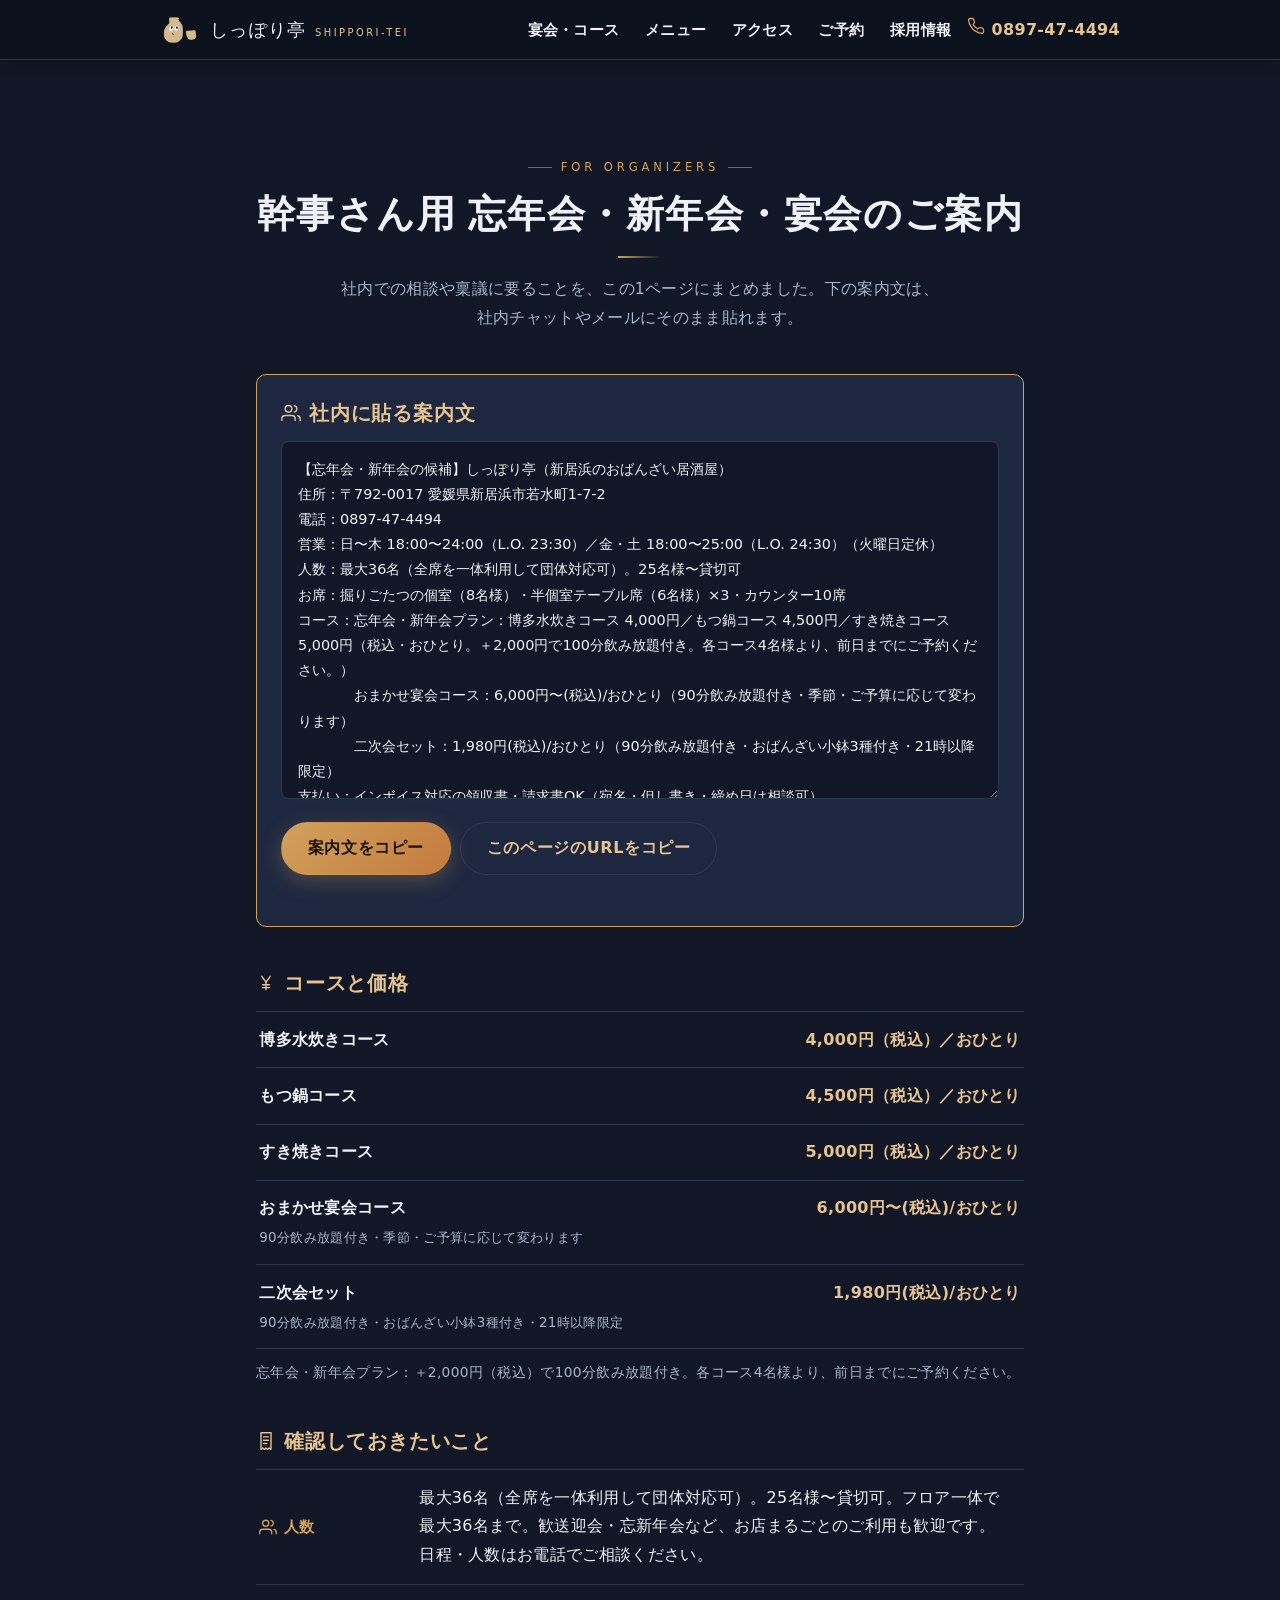
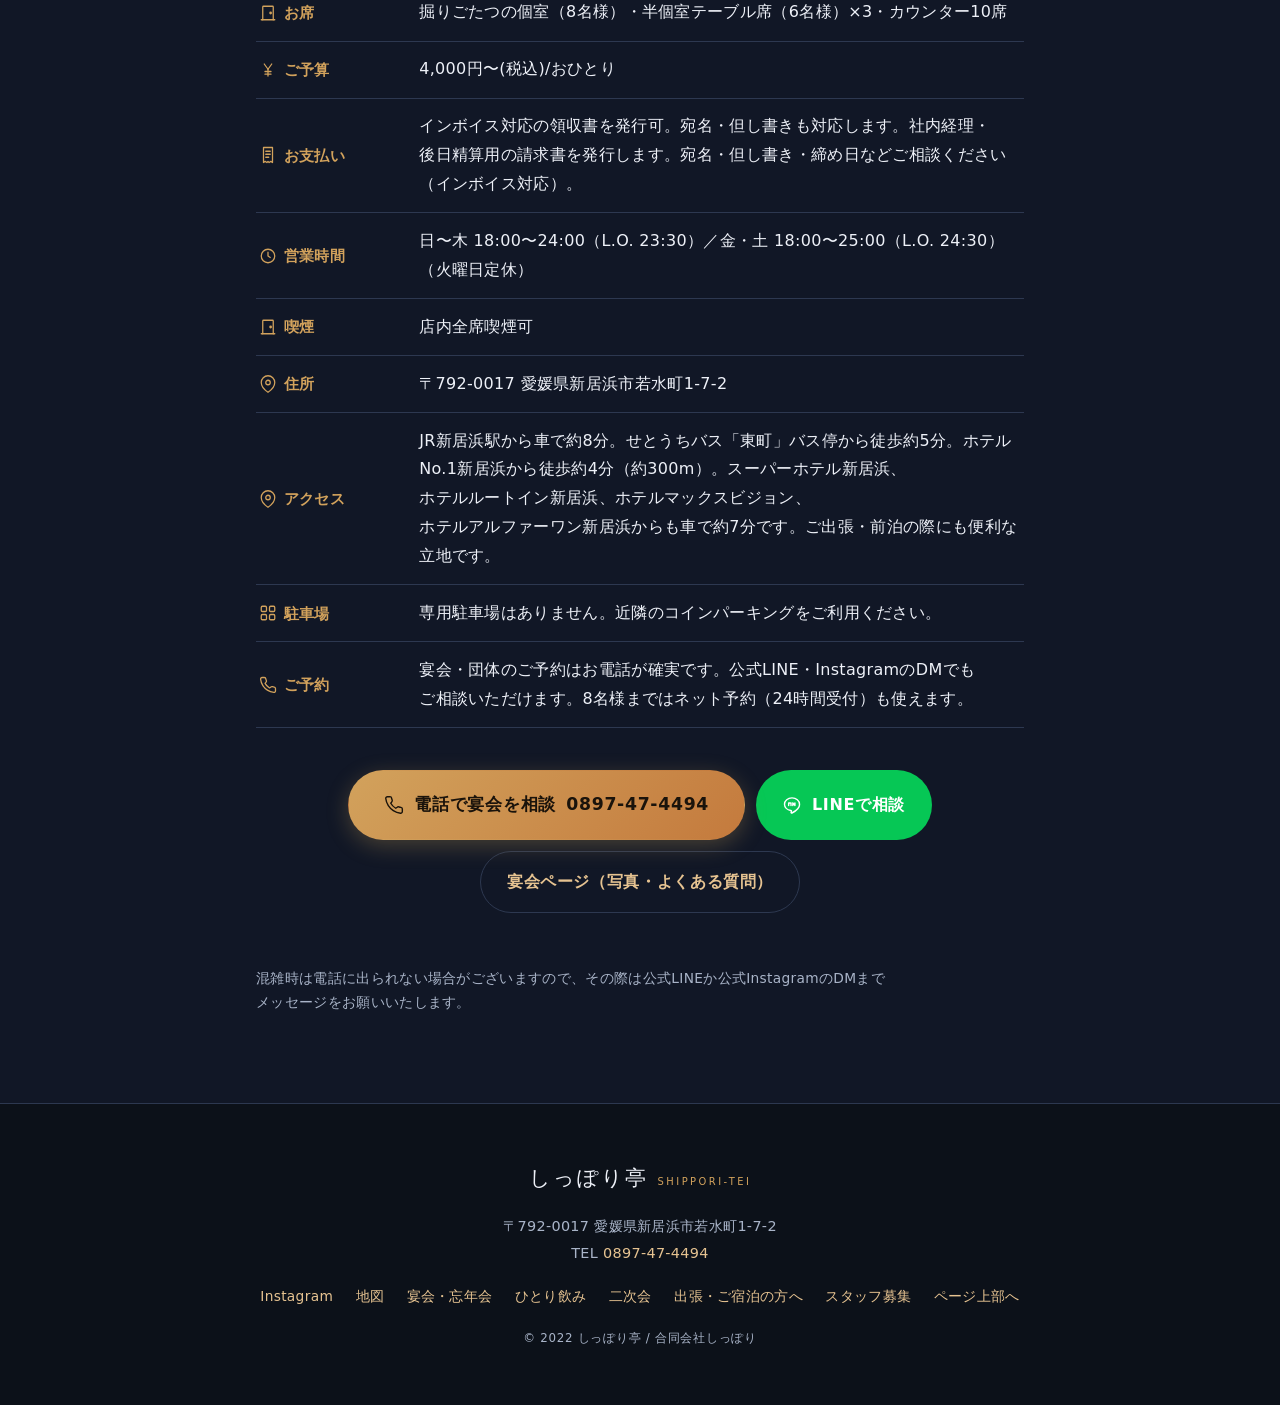
<file: kanji/index.html>
<!DOCTYPE html><html lang="ja"> <head><script>(function(){try{if('IntersectionObserver' in window&&!matchMedia('(prefers-reduced-motion: reduce)').matches)document.documentElement.classList.add('rv');}catch(e){}})();</script><meta charset="utf-8"><meta name="viewport" content="width=device-width, initial-scale=1"><title>幹事さん用 忘年会・新年会・宴会のご案内｜新居浜 しっぽり亭</title><meta name="description" content="新居浜の忘年会・新年会・宴会の幹事さん向けに、人数・お席・コースの価格・インボイス対応の領収書/請求書・駐車場を1ページにまとめました。社内に貼れる案内文のコピー付き。"><meta name="keywords" content="新居浜 おばんざい, 新居浜 居酒屋, おばんざい居酒屋, 新居浜 カウンター, 新居浜 一人飲み, 新居浜 宴会, 新居浜 個室, サッポロ黒ラベル 生, だし巻き, しっぽり亭, 飲み放題, 歓送迎会"><link rel="canonical" href="https://shipporitei.jp/kanji/"><meta name="theme-color" content="#111726"><meta name="referrer" content="strict-origin-when-cross-origin"><meta name="format-detection" content="telephone=no"><!-- favicon（しっぽり亭ロゴのマスコット） --><link rel="icon" type="image/png" sizes="32x32" href="/favicon-32.png"><link rel="icon" type="image/png" sizes="512x512" href="/favicon-512.png"><link rel="apple-touch-icon" href="/apple-touch-icon.png"><!-- OGP --><meta property="og:type" content="restaurant.restaurant"><meta property="og:site_name" content="しっぽり亭"><meta property="og:title" content="幹事さん用 忘年会・新年会・宴会のご案内｜新居浜 しっぽり亭"><meta property="og:description" content="新居浜の忘年会・新年会・宴会の幹事さん向けに、人数・お席・コースの価格・インボイス対応の領収書/請求書・駐車場を1ページにまとめました。社内に貼れる案内文のコピー付き。"><meta property="og:url" content="https://shipporitei.jp/kanji/"><meta property="og:image" content="https://shipporitei.jp/images/ogp.png"><meta property="og:locale" content="ja_JP"><!-- Twitter --><meta name="twitter:card" content="summary_large_image"><meta name="twitter:title" content="幹事さん用 忘年会・新年会・宴会のご案内｜新居浜 しっぽり亭"><meta name="twitter:description" content="新居浜の忘年会・新年会・宴会の幹事さん向けに、人数・お席・コースの価格・インボイス対応の領収書/請求書・駐車場を1ページにまとめました。社内に貼れる案内文のコピー付き。"><meta name="twitter:image" content="https://shipporitei.jp/images/ogp.png"><!-- 構造化データ（'<' をエスケープして </script> 早期終了を防ぐ多層防御） --><script type="application/ld+json">{"@context":"https://schema.org","@type":"Restaurant","@id":"https://shipporitei.jp/#restaurant","name":"しっぽり亭","url":"https://shipporitei.jp/","description":"新居浜市若水町のおばんざい居酒屋「しっぽり亭」。掘りごたつの個室（8名様）と半個室、最大36名の宴会・25名様〜貸切。サッポロ黒ラベル(生)に名物だし巻き、おひとり様のカウンター飲みも歓迎。宴会コース・飲み放題、インボイス対応の領収書・請求書。火曜定休。ネット予約は24時間受付、お電話は0897-47-4494。","image":"https://shipporitei.jp/images/ogp.png","telephone":"0897-47-4494","servesCuisine":["居酒屋","家庭料理","おばんざい","海鮮"],"priceRange":"¥¥","acceptsReservations":"https://yoyaku.shipporitei.jp/yoyaku","maximumAttendeeCapacity":36,"amenityFeature":[{"@type":"LocationFeatureSpecification","name":"団体宴会：最大36名（全席を一体利用して団体対応可）","value":true},{"@type":"LocationFeatureSpecification","name":"貸切：25名様〜貸切可。フロア一体で最大36名まで。歓送迎会・忘新年会など、お店まるごとのご利用も歓迎です。日程・人数はお電話でご相談ください。","value":true},{"@type":"LocationFeatureSpecification","name":"お席：掘りごたつの個室（8名様）・半個室テーブル席（6名様）×3・カウンター10席","value":true},{"@type":"LocationFeatureSpecification","name":"宴会コース：6,000円〜(税込)/おひとり（90分飲み放題付き）","value":true},{"@type":"LocationFeatureSpecification","name":"領収書・請求書：インボイス対応の領収書を発行可。宛名・但し書きも対応します。","value":true},{"@type":"LocationFeatureSpecification","name":"喫煙：店内全席喫煙可","value":true},{"@type":"LocationFeatureSpecification","name":"駐車場：専用駐車場はありません。近隣のコインパーキングをご利用ください。","value":true}],"address":{"@type":"PostalAddress","streetAddress":"若水町1-7-2","addressLocality":"新居浜市","addressRegion":"愛媛県","postalCode":"792-0017","addressCountry":"JP"},"geo":{"@type":"GeoCoordinates","latitude":"33.9654593","longitude":"133.2795024"},"openingHoursSpecification":[{"@type":"OpeningHoursSpecification","dayOfWeek":["Sunday","Monday","Wednesday","Thursday"],"opens":"18:00","closes":"00:00"},{"@type":"OpeningHoursSpecification","dayOfWeek":["Friday","Saturday"],"opens":"18:00","closes":"01:00"}],"sameAs":["https://www.instagram.com/shipporitei/"],"hasMenu":"https://shipporitei.jp/#menu"}</script><!-- Googleアナリティクス(GA4)：site.json の 解析.gaMeasurementId 設定時のみ出力 --><script async src="https://www.googletagmanager.com/gtag/js?id=G-EYK1K6LV85"></script><script>window.dataLayer=window.dataLayer||[];function gtag(){dataLayer.push(arguments);}gtag('js',new Date());gtag('config','G-EYK1K6LV85');</script><script>document.addEventListener('click',function(e){var a=e.target&&e.target.closest&&e.target.closest('a[href]');if(!a||typeof window.gtag!=='function')return;var h=a.getAttribute('href')||'';var ev=null;if(h.indexOf('tel:')===0)ev='tel_click';else if(/instagram\.com/i.test(h))ev='instagram_click';else if(/(line\.me|lin\.ee|liff\.line)/i.test(h))ev='line_click';else if(/(maps\.google|google\.[^/]+\/maps|maps\.app\.goo)/i.test(h))ev='map_click';else if(/yoyaku\.shipporitei\.jp/i.test(h)||/^\/reserve\/?$/.test(h))ev='reserve_click';if(ev)window.gtag('event',ev,{link_url:h,transport_type:'beacon'});},true);</script><link rel="stylesheet" href="/assets/BottomNav.DHSSGHLx.css">
<style>.kj__wrap[data-astro-cid-faeh3gv2]{max-width:48rem;display:grid;gap:clamp(1.8rem,5vw,2.6rem)}.kj__wrap[data-astro-cid-faeh3gv2]>.section__head[data-astro-cid-faeh3gv2]{margin-bottom:0}.kj__h2[data-astro-cid-faeh3gv2]{display:flex;align-items:center;gap:.5rem;margin:0 0 .9rem;font-family:var(--font-serif);font-size:1.25rem;color:var(--gold-soft)}.kj__share[data-astro-cid-faeh3gv2]{background:var(--bg-3);border:1px solid var(--gold);border-radius:var(--radius);padding:clamp(1rem,4vw,1.5rem)}.kj__text[data-astro-cid-faeh3gv2]{width:100%;box-sizing:border-box;resize:vertical;padding:.9rem 1rem;border-radius:8px;border:1px solid var(--line);background:var(--bg);color:var(--text);font:inherit;font-size:.9rem;line-height:1.75;white-space:pre-wrap}.kj__btns[data-astro-cid-faeh3gv2]{display:flex;flex-wrap:wrap;gap:.6rem;margin-top:.8rem}.kj__hint[data-astro-cid-faeh3gv2]{min-height:1.4em;margin:.5rem 0 0;font-size:.86rem;color:var(--gold-soft)}.kj__courses[data-astro-cid-faeh3gv2]{list-style:none;margin:0;padding:0;border-top:1px solid var(--line)}.kj__courses[data-astro-cid-faeh3gv2] li[data-astro-cid-faeh3gv2]{display:grid;grid-template-columns:1fr auto;gap:.2rem 1rem;padding:.8rem .2rem;border-bottom:1px solid var(--line);align-items:baseline}.kj__cname[data-astro-cid-faeh3gv2]{font-weight:700;min-width:0}.kj__cprice[data-astro-cid-faeh3gv2]{color:var(--gold-soft);font-weight:800;font-variant-numeric:tabular-nums;text-align:right}.kj__cnote[data-astro-cid-faeh3gv2]{grid-column:1 / -1;font-size:.84rem;color:var(--text-dim)}.kj__note[data-astro-cid-faeh3gv2]{margin:.7rem 0 0;font-size:.86rem;color:var(--text-dim);line-height:1.8}.kj__facts[data-astro-cid-faeh3gv2]{margin:0;border-top:1px solid var(--line)}.kj__row[data-astro-cid-faeh3gv2]{display:grid;gap:.2rem;padding:.85rem .2rem;border-bottom:1px solid var(--line)}@media(min-width:640px){.kj__row[data-astro-cid-faeh3gv2]{grid-template-columns:9rem 1fr;gap:1rem}}.kj__row[data-astro-cid-faeh3gv2] dt[data-astro-cid-faeh3gv2]{display:flex;align-items:center;gap:.4rem;color:var(--gold);font-weight:700;font-size:.92rem}.kj__row[data-astro-cid-faeh3gv2] dd[data-astro-cid-faeh3gv2]{margin:0;line-height:1.8;min-width:0;overflow-wrap:anywhere}.kj__cta[data-astro-cid-faeh3gv2]{display:flex;flex-wrap:wrap;gap:.7rem;justify-content:center}.btn--line[data-astro-cid-faeh3gv2]{background:#06c755;color:#fff}.btn--line[data-astro-cid-faeh3gv2]:hover{background:#05b14c;color:#fff}
</style></head> <body> <!-- ページ最上部アンカー。sticky なヘッダーに #top を付けると「常に表示中」と判定され
         スクロールしないため、非sticky の先頭センチネルを置く。 --> <span id="top" aria-hidden="true"></span>  <header class="hdr" data-astro-cid-3ef6ksr2> <div class="hdr__inner" data-astro-cid-3ef6ksr2> <a class="hdr__brand" href="/" data-astro-cid-3ef6ksr2> <img class="hdr__logo" src="/images/logo-mark.png" alt="" width="40" height="40" decoding="async" data-astro-cid-3ef6ksr2> <span class="hdr__words" data-astro-cid-3ef6ksr2> <span class="hdr__name" data-astro-cid-3ef6ksr2>しっぽり亭</span> <span class="hdr__roman" data-astro-cid-3ef6ksr2>Shippori-tei</span> </span> </a> <nav class="hdr__nav" aria-label="メインメニュー" data-astro-cid-3ef6ksr2> <a href="/#banquet" data-astro-cid-3ef6ksr2>宴会・コース</a> <a href="/#menu" data-astro-cid-3ef6ksr2>メニュー</a> <a href="/#access" data-astro-cid-3ef6ksr2>アクセス</a> <a href="/#reserve" data-astro-cid-3ef6ksr2>ご予約</a> <a href="/recruit" data-astro-cid-3ef6ksr2>採用情報</a> </nav> <a class="hdr__tel" href="tel:0897474494" aria-label="電話で予約 0897-47-4494" data-astro-cid-3ef6ksr2> <span class="hdr__tel-ico" data-astro-cid-3ef6ksr2><svg xmlns="http://www.w3.org/2000/svg" width="18" height="18" viewBox="0 0 24 24" fill="none" stroke="currentColor" stroke-width="1.7" stroke-linecap="round" stroke-linejoin="round" role="presentation" aria-hidden="true"><path d="M22 16.92v3a2 2 0 0 1-2.18 2 19.79 19.79 0 0 1-8.63-3.07 19.5 19.5 0 0 1-6-6 19.79 19.79 0 0 1-3.07-8.67A2 2 0 0 1 4.11 2h3a2 2 0 0 1 2 1.72c.13.81.36 1.6.7 2.34a2 2 0 0 1-.45 2.11L8.09 9.91a16 16 0 0 0 6 6l1.74-1.27a2 2 0 0 1 2.11-.45c.74.34 1.53.57 2.34.7A2 2 0 0 1 22 16.92z"/></svg></span> <span class="hdr__tel-num" data-astro-cid-3ef6ksr2>0897-47-4494</span> </a> </div> </header> <main class="kj" data-astro-cid-faeh3gv2> <section class="section" data-astro-cid-faeh3gv2> <div class="container kj__wrap" data-astro-cid-faeh3gv2> <div class="section__head" data-astro-cid-faeh3gv2> <p class="section__kicker" data-astro-cid-faeh3gv2>FOR ORGANIZERS</p> <h1 class="section__title" data-astro-cid-faeh3gv2>幹事さん用 忘年会・新年会・宴会のご案内</h1> <p class="section__lead" data-astro-cid-faeh3gv2>社内での相談や稟議に要ることを、この1ページにまとめました。下の案内文は、社内チャットやメールにそのまま貼れます。</p> </div> <section class="kj__share" aria-labelledby="kj-share-title" data-astro-cid-faeh3gv2> <h2 id="kj-share-title" class="kj__h2" data-astro-cid-faeh3gv2><svg xmlns="http://www.w3.org/2000/svg" width="20" height="20" viewBox="0 0 24 24" fill="none" stroke="currentColor" stroke-width="1.7" stroke-linecap="round" stroke-linejoin="round" role="presentation" aria-hidden="true"><path d="M17 21v-2a4 4 0 0 0-4-4H5a4 4 0 0 0-4 4v2"/><circle cx="9" cy="7" r="4"/><path d="M23 21v-2a4 4 0 0 0-3-3.87"/><path d="M16 3.13a4 4 0 0 1 0 7.75"/></svg> 社内に貼る案内文</h2> <textarea id="kj-text" class="kj__text" readonly rows="13" aria-label="社内に貼る案内文" data-astro-cid-faeh3gv2>【忘年会・新年会の候補】しっぽり亭（新居浜のおばんざい居酒屋）
住所：〒792-0017 愛媛県新居浜市若水町1-7-2
電話：0897-47-4494
営業：日〜木 18:00〜24:00（L.O. 23:30）／金・土 18:00〜25:00（L.O. 24:30）（火曜日定休）
人数：最大36名（全席を一体利用して団体対応可）。25名様〜貸切可
お席：掘りごたつの個室（8名様）・半個室テーブル席（6名様）×3・カウンター10席
コース：忘年会・新年会プラン：博多水炊きコース 4,000円／もつ鍋コース 4,500円／すき焼きコース 5,000円（税込・おひとり。＋2,000円で100分飲み放題付き。各コース4名様より、前日までにご予約ください。）
　　　　おまかせ宴会コース：6,000円〜(税込)/おひとり（90分飲み放題付き・季節・ご予算に応じて変わります）
　　　　二次会セット：1,980円(税込)/おひとり（90分飲み放題付き・おばんざい小鉢3種付き・21時以降限定）
支払い：インボイス対応の領収書・請求書OK（宛名・但し書き・締め日は相談可）
喫煙：店内全席喫煙可
駐車場：専用駐車場はありません。近隣のコインパーキングをご利用ください。
詳しく：https://shipporitei.jp/kanji</textarea> <div class="kj__btns" data-astro-cid-faeh3gv2> <button type="button" class="btn btn--primary" data-copy="kj-text" data-astro-cid-faeh3gv2> <span data-label data-astro-cid-faeh3gv2>案内文をコピー</span> </button> <button type="button" class="btn btn--ghost" data-copy-url="https://shipporitei.jp/kanji" data-astro-cid-faeh3gv2> <span data-label data-astro-cid-faeh3gv2>このページのURLをコピー</span> </button> </div> <p class="kj__hint" id="kj-hint" aria-live="polite" data-astro-cid-faeh3gv2></p> </section> <section aria-labelledby="kj-course-title" data-astro-cid-faeh3gv2> <h2 id="kj-course-title" class="kj__h2" data-astro-cid-faeh3gv2><svg xmlns="http://www.w3.org/2000/svg" width="20" height="20" viewBox="0 0 24 24" fill="none" stroke="currentColor" stroke-width="1.7" stroke-linecap="round" stroke-linejoin="round" role="presentation" aria-hidden="true"><path d="M7 4l5 7 5-7"/><path d="M12 11v9"/><path d="M8 14h8"/><path d="M8 17.5h8"/></svg> コースと価格</h2> <ul class="kj__courses" data-astro-cid-faeh3gv2> <li data-astro-cid-faeh3gv2><span class="kj__cname" data-astro-cid-faeh3gv2>博多水炊きコース</span><span class="kj__cprice" data-astro-cid-faeh3gv2>4,000円（税込）／おひとり</span></li><li data-astro-cid-faeh3gv2><span class="kj__cname" data-astro-cid-faeh3gv2>もつ鍋コース</span><span class="kj__cprice" data-astro-cid-faeh3gv2>4,500円（税込）／おひとり</span></li><li data-astro-cid-faeh3gv2><span class="kj__cname" data-astro-cid-faeh3gv2>すき焼きコース</span><span class="kj__cprice" data-astro-cid-faeh3gv2>5,000円（税込）／おひとり</span></li> <li data-astro-cid-faeh3gv2><span class="kj__cname" data-astro-cid-faeh3gv2>おまかせ宴会コース</span><span class="kj__cprice" data-astro-cid-faeh3gv2>6,000円〜(税込)/おひとり</span><span class="kj__cnote" data-astro-cid-faeh3gv2>90分飲み放題付き・季節・ご予算に応じて変わります</span></li><li data-astro-cid-faeh3gv2><span class="kj__cname" data-astro-cid-faeh3gv2>二次会セット</span><span class="kj__cprice" data-astro-cid-faeh3gv2>1,980円(税込)/おひとり</span><span class="kj__cnote" data-astro-cid-faeh3gv2>90分飲み放題付き・おばんざい小鉢3種付き・21時以降限定</span></li> </ul> <p class="kj__note" data-astro-cid-faeh3gv2>忘年会・新年会プラン：＋2,000円（税込）で100分飲み放題付き。各コース4名様より、前日までにご予約ください。</p> </section> <section aria-labelledby="kj-facts-title" data-astro-cid-faeh3gv2> <h2 id="kj-facts-title" class="kj__h2" data-astro-cid-faeh3gv2><svg xmlns="http://www.w3.org/2000/svg" width="20" height="20" viewBox="0 0 24 24" fill="none" stroke="currentColor" stroke-width="1.7" stroke-linecap="round" stroke-linejoin="round" role="presentation" aria-hidden="true"><path d="M6 2h12v20l-2.2-1.5L13.5 22 12 20.5 10.5 22 8.2 20.5 6 22z"/><path d="M9 7h6M9 11h6M9 15h4"/></svg> 確認しておきたいこと</h2> <dl class="kj__facts" data-astro-cid-faeh3gv2> <div class="kj__row" data-astro-cid-faeh3gv2> <dt data-astro-cid-faeh3gv2><svg xmlns="http://www.w3.org/2000/svg" width="18" height="18" viewBox="0 0 24 24" fill="none" stroke="currentColor" stroke-width="1.7" stroke-linecap="round" stroke-linejoin="round" role="presentation" aria-hidden="true"><path d="M17 21v-2a4 4 0 0 0-4-4H5a4 4 0 0 0-4 4v2"/><circle cx="9" cy="7" r="4"/><path d="M23 21v-2a4 4 0 0 0-3-3.87"/><path d="M16 3.13a4 4 0 0 1 0 7.75"/></svg> 人数</dt> <dd data-astro-cid-faeh3gv2>最大36名（全席を一体利用して団体対応可）。25名様〜貸切可。フロア一体で最大36名まで。歓送迎会・忘新年会など、お店まるごとのご利用も歓迎です。日程・人数はお電話でご相談ください。</dd> </div><div class="kj__row" data-astro-cid-faeh3gv2> <dt data-astro-cid-faeh3gv2><svg xmlns="http://www.w3.org/2000/svg" width="18" height="18" viewBox="0 0 24 24" fill="none" stroke="currentColor" stroke-width="1.7" stroke-linecap="round" stroke-linejoin="round" role="presentation" aria-hidden="true"><path d="M3 21h18"/><path d="M5 21V4a1 1 0 0 1 1-1h12a1 1 0 0 1 1 1v17"/><circle cx="15.5" cy="12" r="1"/></svg> お席</dt> <dd data-astro-cid-faeh3gv2>掘りごたつの個室（8名様）・半個室テーブル席（6名様）×3・カウンター10席</dd> </div><div class="kj__row" data-astro-cid-faeh3gv2> <dt data-astro-cid-faeh3gv2><svg xmlns="http://www.w3.org/2000/svg" width="18" height="18" viewBox="0 0 24 24" fill="none" stroke="currentColor" stroke-width="1.7" stroke-linecap="round" stroke-linejoin="round" role="presentation" aria-hidden="true"><path d="M7 4l5 7 5-7"/><path d="M12 11v9"/><path d="M8 14h8"/><path d="M8 17.5h8"/></svg> ご予算</dt> <dd data-astro-cid-faeh3gv2>4,000円〜(税込)/おひとり</dd> </div><div class="kj__row" data-astro-cid-faeh3gv2> <dt data-astro-cid-faeh3gv2><svg xmlns="http://www.w3.org/2000/svg" width="18" height="18" viewBox="0 0 24 24" fill="none" stroke="currentColor" stroke-width="1.7" stroke-linecap="round" stroke-linejoin="round" role="presentation" aria-hidden="true"><path d="M6 2h12v20l-2.2-1.5L13.5 22 12 20.5 10.5 22 8.2 20.5 6 22z"/><path d="M9 7h6M9 11h6M9 15h4"/></svg> お支払い</dt> <dd data-astro-cid-faeh3gv2>インボイス対応の領収書を発行可。宛名・但し書きも対応します。社内経理・後日精算用の請求書を発行します。宛名・但し書き・締め日などご相談ください（インボイス対応）。</dd> </div><div class="kj__row" data-astro-cid-faeh3gv2> <dt data-astro-cid-faeh3gv2><svg xmlns="http://www.w3.org/2000/svg" width="18" height="18" viewBox="0 0 24 24" fill="none" stroke="currentColor" stroke-width="1.7" stroke-linecap="round" stroke-linejoin="round" role="presentation" aria-hidden="true"><circle cx="12" cy="12" r="9"/><path d="M12 7v5l3 2"/></svg> 営業時間</dt> <dd data-astro-cid-faeh3gv2>日〜木 18:00〜24:00（L.O. 23:30）／金・土 18:00〜25:00（L.O. 24:30）（火曜日定休）</dd> </div><div class="kj__row" data-astro-cid-faeh3gv2> <dt data-astro-cid-faeh3gv2><svg xmlns="http://www.w3.org/2000/svg" width="18" height="18" viewBox="0 0 24 24" fill="none" stroke="currentColor" stroke-width="1.7" stroke-linecap="round" stroke-linejoin="round" role="presentation" aria-hidden="true"><path d="M3 21h18"/><path d="M5 21V4a1 1 0 0 1 1-1h12a1 1 0 0 1 1 1v17"/><circle cx="15.5" cy="12" r="1"/></svg> 喫煙</dt> <dd data-astro-cid-faeh3gv2>店内全席喫煙可</dd> </div><div class="kj__row" data-astro-cid-faeh3gv2> <dt data-astro-cid-faeh3gv2><svg xmlns="http://www.w3.org/2000/svg" width="18" height="18" viewBox="0 0 24 24" fill="none" stroke="currentColor" stroke-width="1.7" stroke-linecap="round" stroke-linejoin="round" role="presentation" aria-hidden="true"><path d="M21 10c0 7-9 13-9 13s-9-6-9-13a9 9 0 0 1 18 0z"/><circle cx="12" cy="10" r="3"/></svg> 住所</dt> <dd data-astro-cid-faeh3gv2>〒792-0017 愛媛県新居浜市若水町1-7-2</dd> </div><div class="kj__row" data-astro-cid-faeh3gv2> <dt data-astro-cid-faeh3gv2><svg xmlns="http://www.w3.org/2000/svg" width="18" height="18" viewBox="0 0 24 24" fill="none" stroke="currentColor" stroke-width="1.7" stroke-linecap="round" stroke-linejoin="round" role="presentation" aria-hidden="true"><path d="M21 10c0 7-9 13-9 13s-9-6-9-13a9 9 0 0 1 18 0z"/><circle cx="12" cy="10" r="3"/></svg> アクセス</dt> <dd data-astro-cid-faeh3gv2>JR新居浜駅から車で約8分。せとうちバス「東町」バス停から徒歩約5分。ホテルNo.1新居浜から徒歩約4分（約300m）。スーパーホテル新居浜、ホテルルートイン新居浜、ホテルマックスビジョン、ホテルアルファーワン新居浜からも車で約7分です。ご出張・前泊の際にも便利な立地です。</dd> </div><div class="kj__row" data-astro-cid-faeh3gv2> <dt data-astro-cid-faeh3gv2><svg xmlns="http://www.w3.org/2000/svg" width="18" height="18" viewBox="0 0 24 24" fill="none" stroke="currentColor" stroke-width="1.7" stroke-linecap="round" stroke-linejoin="round" role="presentation" aria-hidden="true"><rect x="3" y="3" width="7" height="7" rx="1.5"/><rect x="14" y="3" width="7" height="7" rx="1.5"/><rect x="3" y="14" width="7" height="7" rx="1.5"/><rect x="14" y="14" width="7" height="7" rx="1.5"/></svg> 駐車場</dt> <dd data-astro-cid-faeh3gv2>専用駐車場はありません。近隣のコインパーキングをご利用ください。</dd> </div><div class="kj__row" data-astro-cid-faeh3gv2> <dt data-astro-cid-faeh3gv2><svg xmlns="http://www.w3.org/2000/svg" width="18" height="18" viewBox="0 0 24 24" fill="none" stroke="currentColor" stroke-width="1.7" stroke-linecap="round" stroke-linejoin="round" role="presentation" aria-hidden="true"><path d="M22 16.92v3a2 2 0 0 1-2.18 2 19.79 19.79 0 0 1-8.63-3.07 19.5 19.5 0 0 1-6-6 19.79 19.79 0 0 1-3.07-8.67A2 2 0 0 1 4.11 2h3a2 2 0 0 1 2 1.72c.13.81.36 1.6.7 2.34a2 2 0 0 1-.45 2.11L8.09 9.91a16 16 0 0 0 6 6l1.74-1.27a2 2 0 0 1 2.11-.45c.74.34 1.53.57 2.34.7A2 2 0 0 1 22 16.92z"/></svg> ご予約</dt> <dd data-astro-cid-faeh3gv2>宴会・団体のご予約はお電話が確実です。公式LINE・InstagramのDMでもご相談いただけます。8名様まではネット予約（24時間受付）も使えます。</dd> </div> </dl> </section> <div class="kj__cta" data-astro-cid-faeh3gv2> <a class="btn btn--primary btn--lg" href="tel:0897474494" data-astro-cid-faeh3gv2> <svg xmlns="http://www.w3.org/2000/svg" width="20" height="20" viewBox="0 0 24 24" fill="none" stroke="currentColor" stroke-width="1.7" stroke-linecap="round" stroke-linejoin="round" role="presentation" aria-hidden="true"><path d="M22 16.92v3a2 2 0 0 1-2.18 2 19.79 19.79 0 0 1-8.63-3.07 19.5 19.5 0 0 1-6-6 19.79 19.79 0 0 1-3.07-8.67A2 2 0 0 1 4.11 2h3a2 2 0 0 1 2 1.72c.13.81.36 1.6.7 2.34a2 2 0 0 1-.45 2.11L8.09 9.91a16 16 0 0 0 6 6l1.74-1.27a2 2 0 0 1 2.11-.45c.74.34 1.53.57 2.34.7A2 2 0 0 1 22 16.92z"/></svg> <span data-astro-cid-faeh3gv2>電話で宴会を相談</span> <span class="btn__phone-num" data-astro-cid-faeh3gv2>0897-47-4494</span> </a> <a class="btn btn--line" href="https://line.me/R/ti/p/@663tfcoy" target="_blank" rel="noopener noreferrer" data-astro-cid-faeh3gv2> <svg xmlns="http://www.w3.org/2000/svg" width="20" height="20" viewBox="0 0 24 24" fill="none" stroke="currentColor" stroke-width="1.7" stroke-linecap="round" stroke-linejoin="round" role="presentation" aria-hidden="true"><path d="M21 11c0-4.2-4-7.6-9-7.6S3 6.8 3 11c0 3.8 3.2 7 7.5 7.6.9.13.8.6.7 1.2l-.2 1.2c-.1.5.3.9.9.6 2.6-1.2 5.5-3.3 7-5.1 1.4-1.5 2.1-3 2.1-4.5z"/><path d="M8 9.5v3M8 9.5h2M15.5 9.5v3M13 9.5v3M13 9.5l2.5 3M10.8 9.5v3" fill="none"/></svg> <span data-astro-cid-faeh3gv2>LINEで相談</span> </a> <a class="btn btn--ghost" href="/enkai" data-astro-cid-faeh3gv2>宴会ページ（写真・よくある質問）</a> </div> <p class="kj__note" data-astro-cid-faeh3gv2>混雑時は電話に出られない場合がございますので、その際は公式LINEか公式InstagramのDMまでメッセージをお願いいたします。</p> </div> </section> </main> <footer class="footer" data-astro-cid-sz7xmlte> <div class="container footer__inner" data-astro-cid-sz7xmlte> <div class="footer__brand" data-astro-cid-sz7xmlte> <span class="footer__name" data-astro-cid-sz7xmlte>しっぽり亭</span> <span class="footer__roman" data-astro-cid-sz7xmlte>Shippori-tei</span> </div> <address class="footer__nap" data-astro-cid-sz7xmlte>
〒792-0017 愛媛県新居浜市若水町1-7-2<br data-astro-cid-sz7xmlte>
TEL <a href="tel:0897474494" data-astro-cid-sz7xmlte>0897-47-4494</a> </address> <div class="footer__links" data-astro-cid-sz7xmlte> <a href="https://www.instagram.com/shipporitei/" target="_blank" rel="noopener noreferrer" data-astro-cid-sz7xmlte>Instagram</a> <a href="https://www.google.com/maps/search/?api=1&amp;query=%E3%81%97%E3%81%A3%E3%81%B7%E3%82%8A%E4%BA%AD+%E6%84%9B%E5%AA%9B%E7%9C%8C%E6%96%B0%E5%B1%85%E6%B5%9C%E5%B8%82%E8%8B%A5%E6%B0%B4%E7%94%BA1-7-2" target="_blank" rel="noopener noreferrer" data-astro-cid-sz7xmlte>地図</a> <a href="/enkai" data-astro-cid-sz7xmlte>宴会・忘年会</a> <a href="/hitori" data-astro-cid-sz7xmlte>ひとり飲み</a> <a href="/nijikai" data-astro-cid-sz7xmlte>二次会</a> <a href="/shucchou" data-astro-cid-sz7xmlte>出張・ご宿泊の方へ</a> <a href="/recruit" data-astro-cid-sz7xmlte>スタッフ募集</a> <a href="#top" data-astro-cid-sz7xmlte>ページ上部へ</a> </div> <p class="footer__copy" data-astro-cid-sz7xmlte>© 2022 しっぽり亭 / 合同会社しっぽり</p> </div> </footer> <nav class="tabbar" aria-label="ページ内メニュー" data-astro-cid-ltxpr5xc> <a class="tabbar__item" href="/enkai" data-astro-cid-ltxpr5xc> <svg xmlns="http://www.w3.org/2000/svg" width="20" height="20" viewBox="0 0 24 24" fill="none" stroke="currentColor" stroke-width="1.7" stroke-linecap="round" stroke-linejoin="round" role="presentation" aria-hidden="true"><path d="M17 21v-2a4 4 0 0 0-4-4H5a4 4 0 0 0-4 4v2"/><circle cx="9" cy="7" r="4"/><path d="M23 21v-2a4 4 0 0 0-3-3.87"/><path d="M16 3.13a4 4 0 0 1 0 7.75"/></svg> <span data-astro-cid-ltxpr5xc>宴会</span> </a><a class="tabbar__item" href="/#menu" data-astro-cid-ltxpr5xc> <svg xmlns="http://www.w3.org/2000/svg" width="20" height="20" viewBox="0 0 24 24" fill="none" stroke="currentColor" stroke-width="1.7" stroke-linecap="round" stroke-linejoin="round" role="presentation" aria-hidden="true"><path d="M5 3v7a2 2 0 0 0 2 2 2 2 0 0 0 2-2V3"/><path d="M7 12v9"/><path d="M18 3c-1.7 0-3 2-3 5s1.3 4 3 4v9"/></svg> <span data-astro-cid-ltxpr5xc>メニュー</span> </a><a class="tabbar__item" href="/#access" data-astro-cid-ltxpr5xc> <svg xmlns="http://www.w3.org/2000/svg" width="20" height="20" viewBox="0 0 24 24" fill="none" stroke="currentColor" stroke-width="1.7" stroke-linecap="round" stroke-linejoin="round" role="presentation" aria-hidden="true"><path d="M21 10c0 7-9 13-9 13s-9-6-9-13a9 9 0 0 1 18 0z"/><circle cx="12" cy="10" r="3"/></svg> <span data-astro-cid-ltxpr5xc>アクセス</span> </a><a class="tabbar__item tabbar__item--strong" href="https://yoyaku.shipporitei.jp/yoyaku" data-astro-cid-ltxpr5xc> <svg xmlns="http://www.w3.org/2000/svg" width="20" height="20" viewBox="0 0 24 24" fill="none" stroke="currentColor" stroke-width="1.7" stroke-linecap="round" stroke-linejoin="round" role="presentation" aria-hidden="true"><rect x="3" y="5" width="18" height="16" rx="2"/><path d="M8 3v4M16 3v4M3 10h18"/><path d="M9 15.5l2 2 4-4"/></svg> <span data-astro-cid-ltxpr5xc>ご予約</span> </a><a class="tabbar__item" href="/recruit" data-astro-cid-ltxpr5xc> <svg xmlns="http://www.w3.org/2000/svg" width="20" height="20" viewBox="0 0 24 24" fill="none" stroke="currentColor" stroke-width="1.7" stroke-linecap="round" stroke-linejoin="round" role="presentation" aria-hidden="true"><path d="M20 21v-2a4 4 0 0 0-4-4H8a4 4 0 0 0-4 4v2"/><circle cx="12" cy="7" r="4"/></svg> <span data-astro-cid-ltxpr5xc>求人</span> </a> </nav>   <script>(function(){var d=document.documentElement;if(!d.classList.contains('rv'))return;var sel='.section__head,.concept__title,.concept__body,.scenes__item,.feat__item,.drinks,.course,.facts__item,.banquet__cta,.ctaband__copy,.ctaband__btns,.menu-card,.gallery__item,.access__info,.access__map,.reserve__card,.ig__post';var els=[].slice.call(document.querySelectorAll(sel));var show=function(){els.forEach(function(e){e.classList.add('is-in');});};var io=new IntersectionObserver(function(es){es.forEach(function(en){if(en.isIntersecting){en.target.classList.add('is-in');io.unobserve(en.target);}});},{rootMargin:'0px 0px -6% 0px',threshold:0.06});els.forEach(function(el){var sib=[].slice.call(el.parentElement.children).filter(function(c){return c.matches(sel);});var i=sib.indexOf(el);el.style.setProperty('--rv-d',Math.min(i,5)*90+'ms');io.observe(el);});window.addEventListener('beforeprint',show);})();</script> </body> </html> <script type="module">const c=document.getElementById("kj-hint"),a=t=>{c&&(c.textContent=t)};async function n(t,e){try{return await navigator.clipboard.writeText(t),!0}catch{return e&&(e.focus(),e.select()),!1}}document.querySelectorAll("[data-copy]").forEach(t=>{t.addEventListener("click",async()=>{const e=document.getElementById(t.dataset.copy);e&&a(await n(e.value,e)?"コピーしました。社内チャットやメールに貼り付けてください。":"文章を選びました。長押し（右クリック）でコピーしてください。")})});document.querySelectorAll("[data-copy-url]").forEach(t=>{t.addEventListener("click",async()=>{a(await n(t.dataset.copyUrl)?"URLをコピーしました。":`URL：${t.dataset.copyUrl}`)})});</script>
</file>
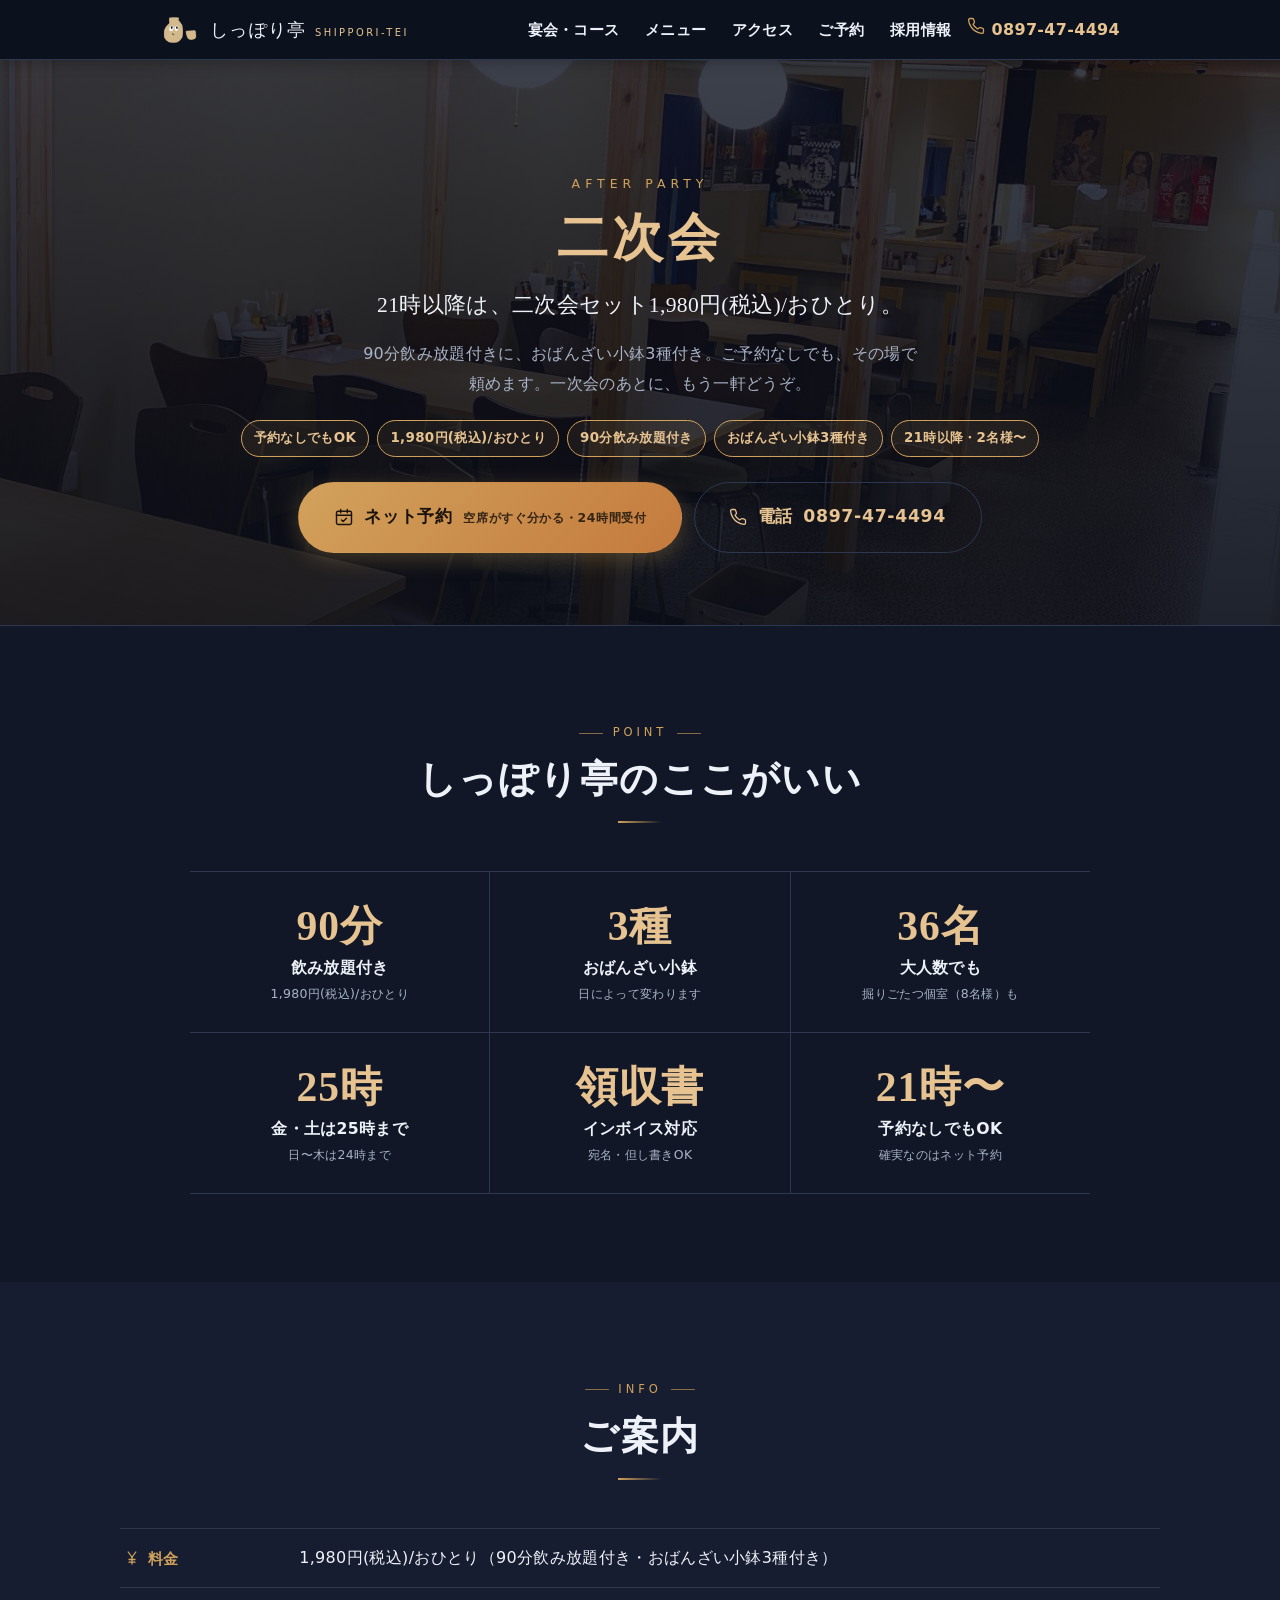
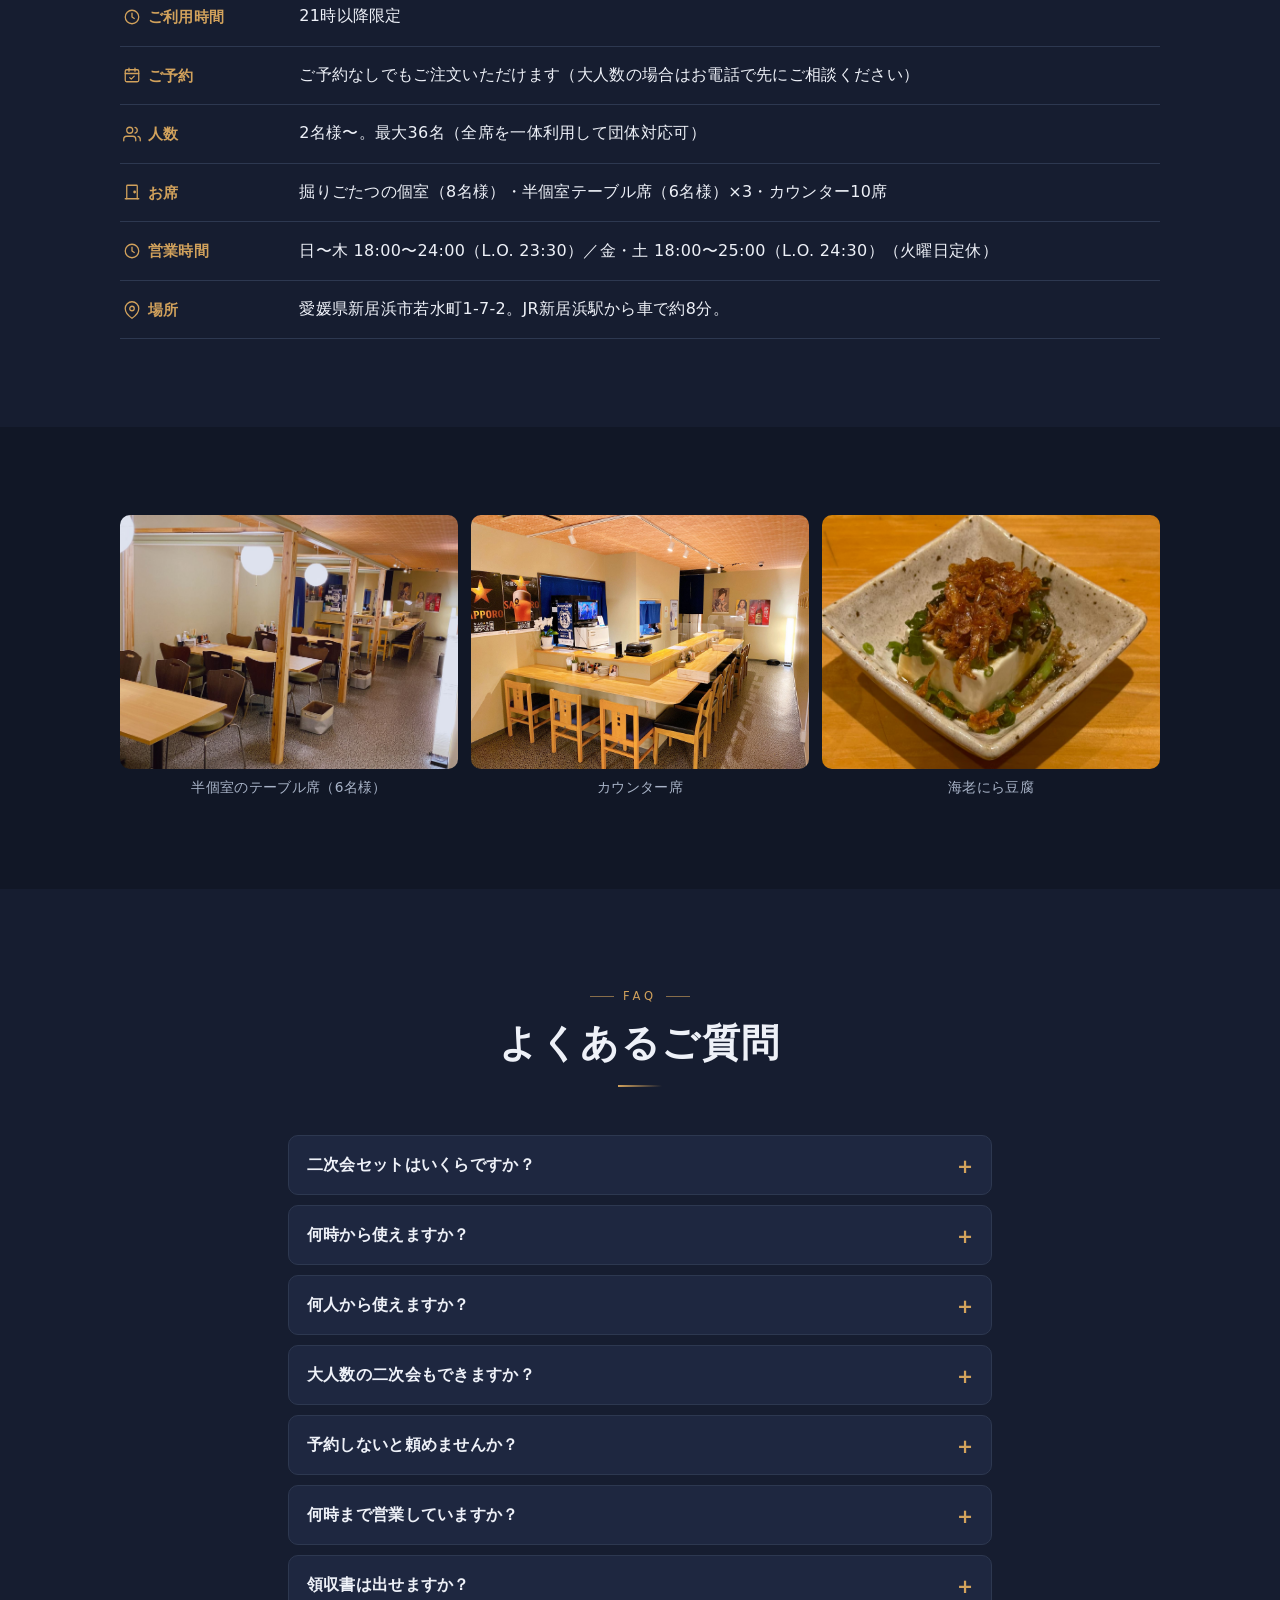
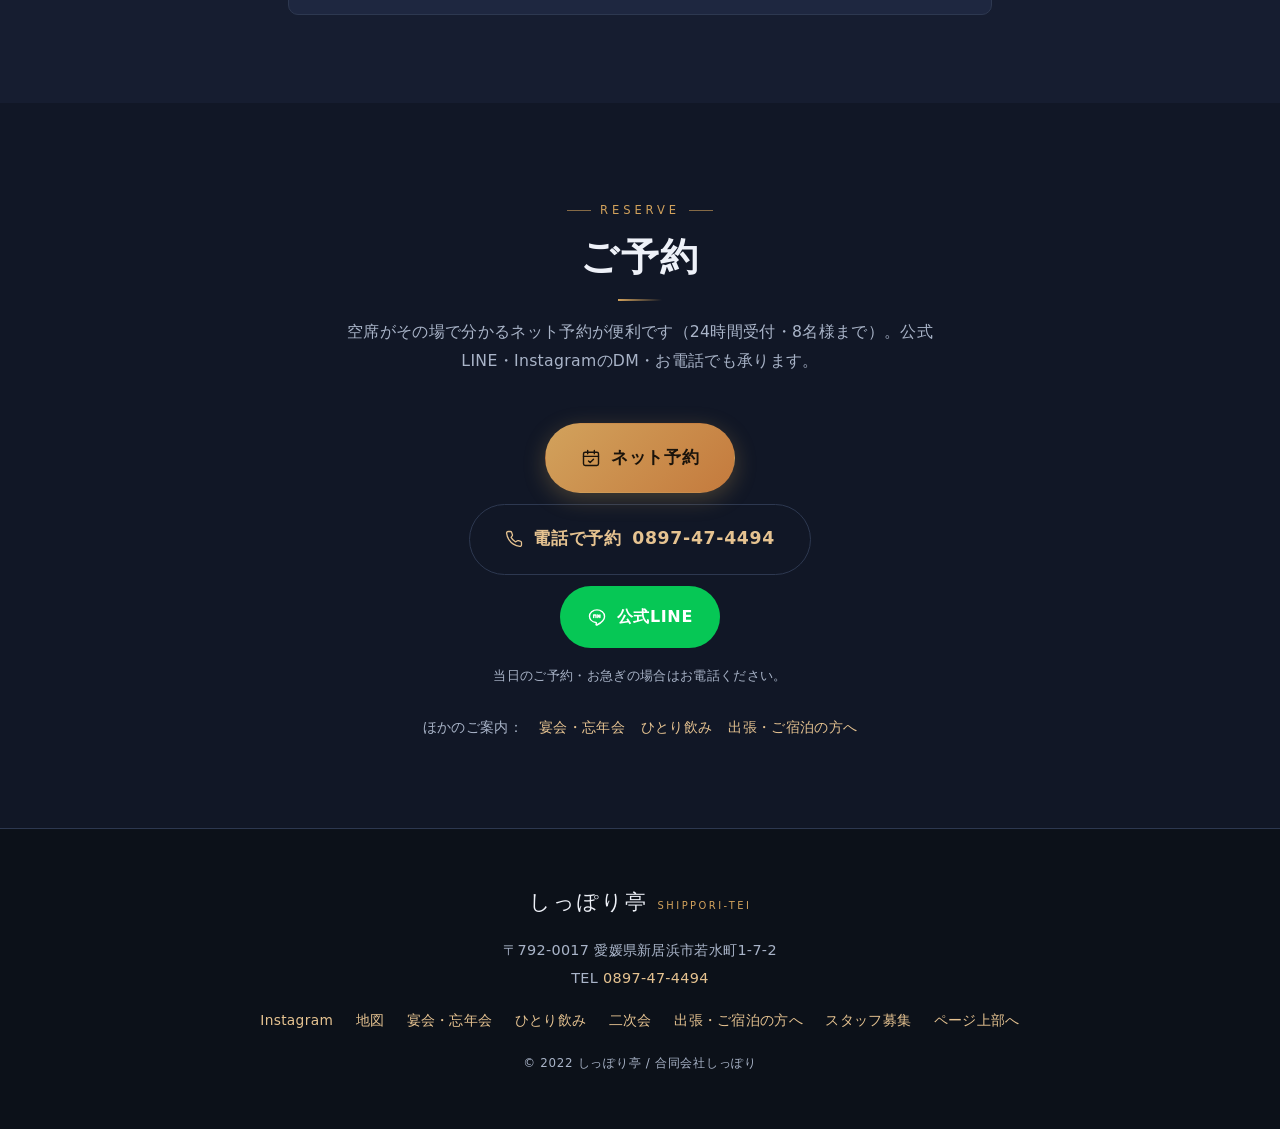
<file: nijikai/index.html>
<!DOCTYPE html><html lang="ja"> <head><script>(function(){try{if('IntersectionObserver' in window&&!matchMedia('(prefers-reduced-motion: reduce)').matches)document.documentElement.classList.add('rv');}catch(e){}})();</script><meta charset="utf-8"><meta name="viewport" content="width=device-width, initial-scale=1"><title>新居浜で二次会なら｜21時以降・飲み放題付き1,980円(税込)/おひとり｜しっぽり亭</title><meta name="description" content="新居浜の二次会は「しっぽり亭」へ。二次会セット1,980円(税込)/おひとり（90分飲み放題付き・おばんざい小鉢3種付き）。予約なしでもOK、21時以降・2名様から。最大36名（全席を一体利用して団体対応可）。日〜木 18:00〜24:00（L.O. 23:30）／金・土 18:00〜25:00（L.O. 24:30）。"><meta name="keywords" content="新居浜 おばんざい, 新居浜 居酒屋, おばんざい居酒屋, 新居浜 カウンター, 新居浜 一人飲み, 新居浜 宴会, 新居浜 個室, サッポロ黒ラベル 生, だし巻き, しっぽり亭, 飲み放題, 歓送迎会"><link rel="canonical" href="https://shipporitei.jp/nijikai/"><meta name="theme-color" content="#111726"><meta name="referrer" content="strict-origin-when-cross-origin"><meta name="format-detection" content="telephone=no"><!-- favicon（しっぽり亭ロゴのマスコット） --><link rel="icon" type="image/png" sizes="32x32" href="/favicon-32.png"><link rel="icon" type="image/png" sizes="512x512" href="/favicon-512.png"><link rel="apple-touch-icon" href="/apple-touch-icon.png"><!-- OGP --><meta property="og:type" content="restaurant.restaurant"><meta property="og:site_name" content="しっぽり亭"><meta property="og:title" content="新居浜で二次会なら｜21時以降・飲み放題付き1,980円(税込)/おひとり｜しっぽり亭"><meta property="og:description" content="新居浜の二次会は「しっぽり亭」へ。二次会セット1,980円(税込)/おひとり（90分飲み放題付き・おばんざい小鉢3種付き）。予約なしでもOK、21時以降・2名様から。最大36名（全席を一体利用して団体対応可）。日〜木 18:00〜24:00（L.O. 23:30）／金・土 18:00〜25:00（L.O. 24:30）。"><meta property="og:url" content="https://shipporitei.jp/nijikai/"><meta property="og:image" content="https://shipporitei.jp/images/ogp.png"><meta property="og:locale" content="ja_JP"><!-- Twitter --><meta name="twitter:card" content="summary_large_image"><meta name="twitter:title" content="新居浜で二次会なら｜21時以降・飲み放題付き1,980円(税込)/おひとり｜しっぽり亭"><meta name="twitter:description" content="新居浜の二次会は「しっぽり亭」へ。二次会セット1,980円(税込)/おひとり（90分飲み放題付き・おばんざい小鉢3種付き）。予約なしでもOK、21時以降・2名様から。最大36名（全席を一体利用して団体対応可）。日〜木 18:00〜24:00（L.O. 23:30）／金・土 18:00〜25:00（L.O. 24:30）。"><meta name="twitter:image" content="https://shipporitei.jp/images/ogp.png"><!-- 構造化データ（'<' をエスケープして </script> 早期終了を防ぐ多層防御） --><script type="application/ld+json">{"@context":"https://schema.org","@type":"Restaurant","@id":"https://shipporitei.jp/#restaurant","name":"しっぽり亭","url":"https://shipporitei.jp/","description":"新居浜市若水町のおばんざい居酒屋「しっぽり亭」。掘りごたつの個室（8名様）と半個室、最大36名の宴会・25名様〜貸切。サッポロ黒ラベル(生)に名物だし巻き、おひとり様のカウンター飲みも歓迎。宴会コース・飲み放題、インボイス対応の領収書・請求書。火曜定休。ネット予約は24時間受付、お電話は0897-47-4494。","image":"https://shipporitei.jp/images/ogp.png","telephone":"0897-47-4494","servesCuisine":["居酒屋","家庭料理","おばんざい","海鮮"],"priceRange":"¥¥","acceptsReservations":"https://yoyaku.shipporitei.jp/yoyaku","maximumAttendeeCapacity":36,"amenityFeature":[{"@type":"LocationFeatureSpecification","name":"団体宴会：最大36名（全席を一体利用して団体対応可）","value":true},{"@type":"LocationFeatureSpecification","name":"貸切：25名様〜貸切可。フロア一体で最大36名まで。歓送迎会・忘新年会など、お店まるごとのご利用も歓迎です。日程・人数はお電話でご相談ください。","value":true},{"@type":"LocationFeatureSpecification","name":"お席：掘りごたつの個室（8名様）・半個室テーブル席（6名様）×3・カウンター10席","value":true},{"@type":"LocationFeatureSpecification","name":"宴会コース：6,000円〜(税込)/おひとり（90分飲み放題付き）","value":true},{"@type":"LocationFeatureSpecification","name":"領収書・請求書：インボイス対応の領収書を発行可。宛名・但し書きも対応します。","value":true},{"@type":"LocationFeatureSpecification","name":"喫煙：店内全席喫煙可","value":true},{"@type":"LocationFeatureSpecification","name":"駐車場：専用駐車場はありません。近隣のコインパーキングをご利用ください。","value":true}],"address":{"@type":"PostalAddress","streetAddress":"若水町1-7-2","addressLocality":"新居浜市","addressRegion":"愛媛県","postalCode":"792-0017","addressCountry":"JP"},"geo":{"@type":"GeoCoordinates","latitude":"33.9654593","longitude":"133.2795024"},"openingHoursSpecification":[{"@type":"OpeningHoursSpecification","dayOfWeek":["Sunday","Monday","Wednesday","Thursday"],"opens":"18:00","closes":"00:00"},{"@type":"OpeningHoursSpecification","dayOfWeek":["Friday","Saturday"],"opens":"18:00","closes":"01:00"}],"sameAs":["https://www.instagram.com/shipporitei/"],"hasMenu":"https://shipporitei.jp/#menu"}</script><!-- Googleアナリティクス(GA4)：site.json の 解析.gaMeasurementId 設定時のみ出力 --><script async src="https://www.googletagmanager.com/gtag/js?id=G-EYK1K6LV85"></script><script>window.dataLayer=window.dataLayer||[];function gtag(){dataLayer.push(arguments);}gtag('js',new Date());gtag('config','G-EYK1K6LV85');</script><script>document.addEventListener('click',function(e){var a=e.target&&e.target.closest&&e.target.closest('a[href]');if(!a||typeof window.gtag!=='function')return;var h=a.getAttribute('href')||'';var ev=null;if(h.indexOf('tel:')===0)ev='tel_click';else if(/instagram\.com/i.test(h))ev='instagram_click';else if(/(line\.me|lin\.ee|liff\.line)/i.test(h))ev='line_click';else if(/(maps\.google|google\.[^/]+\/maps|maps\.app\.goo)/i.test(h))ev='map_click';else if(/yoyaku\.shipporitei\.jp/i.test(h)||/^\/reserve\/?$/.test(h))ev='reserve_click';if(ev)window.gtag('event',ev,{link_url:h,transport_type:'beacon'});},true);</script><link rel="stylesheet" href="/assets/BottomNav.DHSSGHLx.css">
<style>.bp[data-astro-cid-5nebczc7]{list-style:none;margin:0 auto;padding:0;max-width:900px;display:grid;grid-template-columns:repeat(2,1fr);gap:1px;background:var(--line);border-top:1px solid var(--line);border-bottom:1px solid var(--line)}.bp__item[data-astro-cid-5nebczc7]{background:var(--bg);min-width:0;display:flex;flex-direction:column;align-items:center;text-align:center;padding:1.5rem .6rem 1.4rem;gap:.35rem}.section--alt .bp__item[data-astro-cid-5nebczc7]{background:var(--bg-2)}.bp__big[data-astro-cid-5nebczc7]{font-family:var(--font-serif);font-weight:600;font-size:clamp(1.9rem,7vw,2.6rem);line-height:1.1;letter-spacing:.02em;color:var(--gold-soft)}.bp__name[data-astro-cid-5nebczc7]{font-size:.98rem;font-weight:600;color:var(--text);line-height:1.5}.bp__sub[data-astro-cid-5nebczc7]{font-size:.78rem;color:var(--text-dim);line-height:1.5}@media(min-width:760px){.bp[data-astro-cid-5nebczc7]{grid-template-columns:repeat(3,1fr)}.bp__item[data-astro-cid-5nebczc7]{padding:2rem 1rem 1.8rem}}
.lp-hero[data-astro-cid-ogf5ymiv]{padding:clamp(4rem,14vw,7rem) var(--pad) clamp(3rem,10vw,4.5rem);background:linear-gradient(180deg,#0a0e18c2,#0a0e18e6),var(--img) center / cover no-repeat;border-bottom:1px solid var(--line);text-align:center}.lp-hero__kicker[data-astro-cid-ogf5ymiv]{margin:0;letter-spacing:.4em;font-size:.78rem;color:var(--gold)}.lp-hero__title[data-astro-cid-ogf5ymiv]{margin:.4rem 0 .8rem;font-family:var(--font-serif);font-size:clamp(1.9rem,7.5vw,3.2rem);letter-spacing:.08em;color:var(--gold-soft)}.lp-hero__catch[data-astro-cid-ogf5ymiv]{margin:0;font-family:var(--font-serif);font-size:clamp(1.05rem,3.6vw,1.35rem)}.lp-hero__lead[data-astro-cid-ogf5ymiv]{margin:.8rem auto 0;max-width:38rem;color:var(--text-dim);line-height:1.9}.lp-hero__badges[data-astro-cid-ogf5ymiv]{list-style:none;padding:0;margin:1.3rem 0 0;display:flex;flex-wrap:wrap;justify-content:center;gap:.5rem}.lp-hero__badges[data-astro-cid-ogf5ymiv] li[data-astro-cid-ogf5ymiv]{padding:.35em .9em;border-radius:999px;font-size:.84rem;font-weight:700;border:1px solid var(--gold);color:var(--gold-soft);background:#d2a25c14}.lp-hero__cta[data-astro-cid-ogf5ymiv]{margin-top:1.6rem;display:flex;flex-wrap:wrap;gap:.7rem;justify-content:center}.lp-sub[data-astro-cid-ogf5ymiv]{font-size:.72em;font-weight:600;opacity:.85}.btn--line[data-astro-cid-ogf5ymiv]{background:#06c755;color:#fff}.btn--line[data-astro-cid-ogf5ymiv]:hover{background:#05b14c;color:#fff}.lp-facts[data-astro-cid-ogf5ymiv]{margin:0;border-top:1px solid var(--line)}.lp-facts__row[data-astro-cid-ogf5ymiv]{display:grid;gap:.2rem;padding:.9rem .2rem;border-bottom:1px solid var(--line)}@media(min-width:640px){.lp-facts__row[data-astro-cid-ogf5ymiv]{grid-template-columns:10rem 1fr;gap:1rem}}.lp-facts[data-astro-cid-ogf5ymiv] dt[data-astro-cid-ogf5ymiv]{display:flex;align-items:center;gap:.4rem;color:var(--gold);font-weight:700;font-size:.92rem}.lp-facts[data-astro-cid-ogf5ymiv] dd[data-astro-cid-ogf5ymiv]{margin:0;line-height:1.8;min-width:0;overflow-wrap:anywhere}.lp-photos[data-astro-cid-ogf5ymiv]{display:grid;gap:.8rem;grid-template-columns:1fr}@media(min-width:640px){.lp-photos[data-astro-cid-ogf5ymiv]{grid-template-columns:repeat(3,1fr)}}.lp-photos[data-astro-cid-ogf5ymiv] figure[data-astro-cid-ogf5ymiv]{margin:0}.lp-photos[data-astro-cid-ogf5ymiv] img[data-astro-cid-ogf5ymiv]{width:100%;aspect-ratio:4 / 3;object-fit:cover;border-radius:var(--radius);display:block}.lp-photos[data-astro-cid-ogf5ymiv] figcaption[data-astro-cid-ogf5ymiv]{margin-top:.4rem;font-size:.86rem;color:var(--text-dim);text-align:center}.lp-faq[data-astro-cid-ogf5ymiv]{max-width:44rem;margin-inline:auto;display:grid;gap:.6rem}.lp-faq[data-astro-cid-ogf5ymiv] details[data-astro-cid-ogf5ymiv]{background:var(--bg-3);border:1px solid var(--line);border-radius:var(--radius);padding:.9rem 1.1rem}.lp-faq[data-astro-cid-ogf5ymiv] summary[data-astro-cid-ogf5ymiv]{cursor:pointer;font-weight:700;list-style:none;position:relative;padding-right:1.6rem}.lp-faq[data-astro-cid-ogf5ymiv] summary[data-astro-cid-ogf5ymiv]::-webkit-details-marker{display:none}.lp-faq[data-astro-cid-ogf5ymiv] summary[data-astro-cid-ogf5ymiv]:after{content:"+";position:absolute;right:0;top:-.05em;color:var(--gold);font-size:1.2rem}.lp-faq[data-astro-cid-ogf5ymiv] details[data-astro-cid-ogf5ymiv][open] summary[data-astro-cid-ogf5ymiv]:after{content:"−"}.lp-faq[data-astro-cid-ogf5ymiv] p[data-astro-cid-ogf5ymiv]{margin:.7rem 0 0;line-height:1.85;color:var(--text-dim)}.lp-contact__btns[data-astro-cid-ogf5ymiv]{display:flex;flex-direction:column;gap:.7rem;align-items:center}.lp-note[data-astro-cid-ogf5ymiv]{margin:1rem auto 0;max-width:34rem;font-size:.82rem;color:var(--text-dim);text-align:center}.lp-related[data-astro-cid-ogf5ymiv]{margin:1.6rem auto 0;display:flex;flex-wrap:wrap;justify-content:center;gap:.4rem 1rem;font-size:.88rem;color:var(--text-dim)}
</style></head> <body> <!-- ページ最上部アンカー。sticky なヘッダーに #top を付けると「常に表示中」と判定され
         スクロールしないため、非sticky の先頭センチネルを置く。 --> <span id="top" aria-hidden="true"></span>  <header class="hdr" data-astro-cid-3ef6ksr2> <div class="hdr__inner" data-astro-cid-3ef6ksr2> <a class="hdr__brand" href="/" data-astro-cid-3ef6ksr2> <img class="hdr__logo" src="/images/logo-mark.png" alt="" width="40" height="40" decoding="async" data-astro-cid-3ef6ksr2> <span class="hdr__words" data-astro-cid-3ef6ksr2> <span class="hdr__name" data-astro-cid-3ef6ksr2>しっぽり亭</span> <span class="hdr__roman" data-astro-cid-3ef6ksr2>Shippori-tei</span> </span> </a> <nav class="hdr__nav" aria-label="メインメニュー" data-astro-cid-3ef6ksr2> <a href="/#banquet" data-astro-cid-3ef6ksr2>宴会・コース</a> <a href="/#menu" data-astro-cid-3ef6ksr2>メニュー</a> <a href="/#access" data-astro-cid-3ef6ksr2>アクセス</a> <a href="/#reserve" data-astro-cid-3ef6ksr2>ご予約</a> <a href="/recruit" data-astro-cid-3ef6ksr2>採用情報</a> </nav> <a class="hdr__tel" href="tel:0897474494" aria-label="電話で予約 0897-47-4494" data-astro-cid-3ef6ksr2> <span class="hdr__tel-ico" data-astro-cid-3ef6ksr2><svg xmlns="http://www.w3.org/2000/svg" width="18" height="18" viewBox="0 0 24 24" fill="none" stroke="currentColor" stroke-width="1.7" stroke-linecap="round" stroke-linejoin="round" role="presentation" aria-hidden="true"><path d="M22 16.92v3a2 2 0 0 1-2.18 2 19.79 19.79 0 0 1-8.63-3.07 19.5 19.5 0 0 1-6-6 19.79 19.79 0 0 1-3.07-8.67A2 2 0 0 1 4.11 2h3a2 2 0 0 1 2 1.72c.13.81.36 1.6.7 2.34a2 2 0 0 1-.45 2.11L8.09 9.91a16 16 0 0 0 6 6l1.74-1.27a2 2 0 0 1 2.11-.45c.74.34 1.53.57 2.34.7A2 2 0 0 1 22 16.92z"/></svg></span> <span class="hdr__tel-num" data-astro-cid-3ef6ksr2>0897-47-4494</span> </a> </div> </header> <main data-astro-cid-ogf5ymiv> <script type="application/ld+json">{"@context":"https://schema.org","@type":"FAQPage","mainEntity":[{"@type":"Question","name":"二次会セットはいくらですか？","acceptedAnswer":{"@type":"Answer","text":"1,980円(税込)/おひとりです。90分飲み放題付き、おばんざい小鉢3種付き。"}},{"@type":"Question","name":"何時から使えますか？","acceptedAnswer":{"@type":"Answer","text":"二次会セットは21時以降限定です。21時以降限定／2名様より承ります（2名様の場合は一皿でご提供）。おばんざいは日によって変更する場合があります。"}},{"@type":"Question","name":"何人から使えますか？","acceptedAnswer":{"@type":"Answer","text":"2名様より承ります（2名様の場合はおばんざいを一皿でご提供します）。"}},{"@type":"Question","name":"大人数の二次会もできますか？","acceptedAnswer":{"@type":"Answer","text":"はい。最大36名（全席を一体利用して団体対応可）。大人数の場合はお席の準備があるので、お電話（0897-47-4494）でご相談ください。"}},{"@type":"Question","name":"予約しないと頼めませんか？","acceptedAnswer":{"@type":"Answer","text":"いいえ、ご予約なしでもご注文いただけます（21時以降・2名様から）。お店に入って「二次会セット」とお伝えください。大人数の場合はお席の準備があるので、先にお電話（0897-47-4494）いただくと確実です。"}},{"@type":"Question","name":"何時まで営業していますか？","acceptedAnswer":{"@type":"Answer","text":"日〜木 18:00〜24:00（L.O. 23:30）／金・土 18:00〜25:00（L.O. 24:30）。定休日は火曜日です。"}},{"@type":"Question","name":"領収書は出せますか？","acceptedAnswer":{"@type":"Answer","text":"インボイス対応の領収書を発行可。宛名・但し書きも対応します。"}}]}</script> <script type="application/ld+json">{"@context":"https://schema.org","@type":"BreadcrumbList","itemListElement":[{"@type":"ListItem","position":1,"name":"しっぽり亭","item":"https://shipporitei.jp/"},{"@type":"ListItem","position":2,"name":"二次会","item":"https://shipporitei.jp/nijikai/"}]}</script> <section class="lp-hero" style="--img:url(/images/gallery-table.jpg)" data-astro-cid-ogf5ymiv> <div class="container lp-hero__inner" data-astro-cid-ogf5ymiv> <p class="lp-hero__kicker" data-astro-cid-ogf5ymiv>AFTER PARTY</p> <h1 class="lp-hero__title" data-astro-cid-ogf5ymiv>二次会</h1> <p class="lp-hero__catch" data-astro-cid-ogf5ymiv>21時以降は、二次会セット1,980円(税込)/おひとり。</p> <p class="lp-hero__lead" data-astro-cid-ogf5ymiv>90分飲み放題付きに、おばんざい小鉢3種付き。ご予約なしでも、その場で頼めます。一次会のあとに、もう一軒どうぞ。</p> <ul class="lp-hero__badges" data-astro-cid-ogf5ymiv><li data-astro-cid-ogf5ymiv>予約なしでもOK</li><li data-astro-cid-ogf5ymiv>1,980円(税込)/おひとり</li><li data-astro-cid-ogf5ymiv>90分飲み放題付き</li><li data-astro-cid-ogf5ymiv>おばんざい小鉢3種付き</li><li data-astro-cid-ogf5ymiv>21時以降・2名様〜</li></ul> <div class="lp-hero__cta" data-astro-cid-ogf5ymiv> <a class="btn btn--primary btn--lg" href="https://yoyaku.shipporitei.jp/yoyaku" data-astro-cid-ogf5ymiv> <svg xmlns="http://www.w3.org/2000/svg" width="20" height="20" viewBox="0 0 24 24" fill="none" stroke="currentColor" stroke-width="1.7" stroke-linecap="round" stroke-linejoin="round" role="presentation" aria-hidden="true"><rect x="3" y="5" width="18" height="16" rx="2"/><path d="M8 3v4M16 3v4M3 10h18"/><path d="M9 15.5l2 2 4-4"/></svg> <span data-astro-cid-ogf5ymiv>ネット予約</span> <span class="lp-sub" data-astro-cid-ogf5ymiv>空席がすぐ分かる・24時間受付</span> </a> <a class="btn btn--ghost btn--lg" href="tel:0897474494" data-astro-cid-ogf5ymiv> <svg xmlns="http://www.w3.org/2000/svg" width="18" height="18" viewBox="0 0 24 24" fill="none" stroke="currentColor" stroke-width="1.7" stroke-linecap="round" stroke-linejoin="round" role="presentation" aria-hidden="true"><path d="M22 16.92v3a2 2 0 0 1-2.18 2 19.79 19.79 0 0 1-8.63-3.07 19.5 19.5 0 0 1-6-6 19.79 19.79 0 0 1-3.07-8.67A2 2 0 0 1 4.11 2h3a2 2 0 0 1 2 1.72c.13.81.36 1.6.7 2.34a2 2 0 0 1-.45 2.11L8.09 9.91a16 16 0 0 0 6 6l1.74-1.27a2 2 0 0 1 2.11-.45c.74.34 1.53.57 2.34.7A2 2 0 0 1 22 16.92z"/></svg> <span data-astro-cid-ogf5ymiv>電話</span> <span class="btn__phone-num" data-astro-cid-ogf5ymiv>0897-47-4494</span> </a> </div> </div> </section> <section class="section" data-astro-cid-ogf5ymiv> <div class="container" data-astro-cid-ogf5ymiv> <div class="section__head" data-astro-cid-ogf5ymiv> <p class="section__kicker" data-astro-cid-ogf5ymiv>POINT</p> <h2 class="section__title" data-astro-cid-ogf5ymiv>しっぽり亭のここがいい</h2> </div> <ul class="bp" data-astro-cid-5nebczc7> <li class="bp__item" data-astro-cid-5nebczc7> <span class="bp__big" data-astro-cid-5nebczc7>90分</span> <span class="bp__name" data-astro-cid-5nebczc7>飲み放題付き</span> <span class="bp__sub" data-astro-cid-5nebczc7>1,980円(税込)/おひとり</span> </li><li class="bp__item" data-astro-cid-5nebczc7> <span class="bp__big" data-astro-cid-5nebczc7>3種</span> <span class="bp__name" data-astro-cid-5nebczc7>おばんざい小鉢</span> <span class="bp__sub" data-astro-cid-5nebczc7>日によって変わります</span> </li><li class="bp__item" data-astro-cid-5nebczc7> <span class="bp__big" data-astro-cid-5nebczc7>36名</span> <span class="bp__name" data-astro-cid-5nebczc7>大人数でも</span> <span class="bp__sub" data-astro-cid-5nebczc7>掘りごたつ個室（8名様）も</span> </li><li class="bp__item" data-astro-cid-5nebczc7> <span class="bp__big" data-astro-cid-5nebczc7>25時</span> <span class="bp__name" data-astro-cid-5nebczc7>金・土は25時まで</span> <span class="bp__sub" data-astro-cid-5nebczc7>日〜木は24時まで</span> </li><li class="bp__item" data-astro-cid-5nebczc7> <span class="bp__big" data-astro-cid-5nebczc7>領収書</span> <span class="bp__name" data-astro-cid-5nebczc7>インボイス対応</span> <span class="bp__sub" data-astro-cid-5nebczc7>宛名・但し書きOK</span> </li><li class="bp__item" data-astro-cid-5nebczc7> <span class="bp__big" data-astro-cid-5nebczc7>21時〜</span> <span class="bp__name" data-astro-cid-5nebczc7>予約なしでもOK</span> <span class="bp__sub" data-astro-cid-5nebczc7>確実なのはネット予約</span> </li> </ul> </div> </section> <section class="section section--alt" data-astro-cid-ogf5ymiv> <div class="container" data-astro-cid-ogf5ymiv> <div class="section__head" data-astro-cid-ogf5ymiv> <p class="section__kicker" data-astro-cid-ogf5ymiv>INFO</p> <h2 class="section__title" data-astro-cid-ogf5ymiv>ご案内</h2> </div> <dl class="lp-facts" data-astro-cid-ogf5ymiv> <div class="lp-facts__row" data-astro-cid-ogf5ymiv> <dt data-astro-cid-ogf5ymiv><svg xmlns="http://www.w3.org/2000/svg" width="18" height="18" viewBox="0 0 24 24" fill="none" stroke="currentColor" stroke-width="1.7" stroke-linecap="round" stroke-linejoin="round" role="presentation" aria-hidden="true"><path d="M7 4l5 7 5-7"/><path d="M12 11v9"/><path d="M8 14h8"/><path d="M8 17.5h8"/></svg> 料金</dt> <dd data-astro-cid-ogf5ymiv>1,980円(税込)/おひとり（90分飲み放題付き・おばんざい小鉢3種付き）</dd> </div><div class="lp-facts__row" data-astro-cid-ogf5ymiv> <dt data-astro-cid-ogf5ymiv><svg xmlns="http://www.w3.org/2000/svg" width="18" height="18" viewBox="0 0 24 24" fill="none" stroke="currentColor" stroke-width="1.7" stroke-linecap="round" stroke-linejoin="round" role="presentation" aria-hidden="true"><circle cx="12" cy="12" r="9"/><path d="M12 7v5l3 2"/></svg> ご利用時間</dt> <dd data-astro-cid-ogf5ymiv>21時以降限定</dd> </div><div class="lp-facts__row" data-astro-cid-ogf5ymiv> <dt data-astro-cid-ogf5ymiv><svg xmlns="http://www.w3.org/2000/svg" width="18" height="18" viewBox="0 0 24 24" fill="none" stroke="currentColor" stroke-width="1.7" stroke-linecap="round" stroke-linejoin="round" role="presentation" aria-hidden="true"><rect x="3" y="5" width="18" height="16" rx="2"/><path d="M8 3v4M16 3v4M3 10h18"/><path d="M9 15.5l2 2 4-4"/></svg> ご予約</dt> <dd data-astro-cid-ogf5ymiv>ご予約なしでもご注文いただけます（大人数の場合はお電話で先にご相談ください）</dd> </div><div class="lp-facts__row" data-astro-cid-ogf5ymiv> <dt data-astro-cid-ogf5ymiv><svg xmlns="http://www.w3.org/2000/svg" width="18" height="18" viewBox="0 0 24 24" fill="none" stroke="currentColor" stroke-width="1.7" stroke-linecap="round" stroke-linejoin="round" role="presentation" aria-hidden="true"><path d="M17 21v-2a4 4 0 0 0-4-4H5a4 4 0 0 0-4 4v2"/><circle cx="9" cy="7" r="4"/><path d="M23 21v-2a4 4 0 0 0-3-3.87"/><path d="M16 3.13a4 4 0 0 1 0 7.75"/></svg> 人数</dt> <dd data-astro-cid-ogf5ymiv>2名様〜。最大36名（全席を一体利用して団体対応可）</dd> </div><div class="lp-facts__row" data-astro-cid-ogf5ymiv> <dt data-astro-cid-ogf5ymiv><svg xmlns="http://www.w3.org/2000/svg" width="18" height="18" viewBox="0 0 24 24" fill="none" stroke="currentColor" stroke-width="1.7" stroke-linecap="round" stroke-linejoin="round" role="presentation" aria-hidden="true"><path d="M3 21h18"/><path d="M5 21V4a1 1 0 0 1 1-1h12a1 1 0 0 1 1 1v17"/><circle cx="15.5" cy="12" r="1"/></svg> お席</dt> <dd data-astro-cid-ogf5ymiv>掘りごたつの個室（8名様）・半個室テーブル席（6名様）×3・カウンター10席</dd> </div><div class="lp-facts__row" data-astro-cid-ogf5ymiv> <dt data-astro-cid-ogf5ymiv><svg xmlns="http://www.w3.org/2000/svg" width="18" height="18" viewBox="0 0 24 24" fill="none" stroke="currentColor" stroke-width="1.7" stroke-linecap="round" stroke-linejoin="round" role="presentation" aria-hidden="true"><circle cx="12" cy="12" r="9"/><path d="M12 7v5l3 2"/></svg> 営業時間</dt> <dd data-astro-cid-ogf5ymiv>日〜木 18:00〜24:00（L.O. 23:30）／金・土 18:00〜25:00（L.O. 24:30）（火曜日定休）</dd> </div><div class="lp-facts__row" data-astro-cid-ogf5ymiv> <dt data-astro-cid-ogf5ymiv><svg xmlns="http://www.w3.org/2000/svg" width="18" height="18" viewBox="0 0 24 24" fill="none" stroke="currentColor" stroke-width="1.7" stroke-linecap="round" stroke-linejoin="round" role="presentation" aria-hidden="true"><path d="M21 10c0 7-9 13-9 13s-9-6-9-13a9 9 0 0 1 18 0z"/><circle cx="12" cy="10" r="3"/></svg> 場所</dt> <dd data-astro-cid-ogf5ymiv>愛媛県新居浜市若水町1-7-2。JR新居浜駅から車で約8分。</dd> </div> </dl> </div> </section> <section class="section" data-astro-cid-ogf5ymiv> <div class="container" data-astro-cid-ogf5ymiv> <div class="lp-photos" data-astro-cid-ogf5ymiv> <figure data-astro-cid-ogf5ymiv><img src="/images/gallery-table.jpg" alt="半個室のテーブル席（6名様）" loading="lazy" decoding="async" data-astro-cid-ogf5ymiv><figcaption data-astro-cid-ogf5ymiv>半個室のテーブル席（6名様）</figcaption></figure><figure data-astro-cid-ogf5ymiv><img src="/images/gallery-counter.jpg" alt="カウンター席" loading="lazy" decoding="async" data-astro-cid-ogf5ymiv><figcaption data-astro-cid-ogf5ymiv>カウンター席</figcaption></figure><figure data-astro-cid-ogf5ymiv><img src="/images/menu-ebinira.jpg" alt="海老にら豆腐" loading="lazy" decoding="async" data-astro-cid-ogf5ymiv><figcaption data-astro-cid-ogf5ymiv>海老にら豆腐</figcaption></figure> </div> </div> </section> <section class="section section--alt" data-astro-cid-ogf5ymiv> <div class="container" data-astro-cid-ogf5ymiv> <div class="section__head" data-astro-cid-ogf5ymiv> <p class="section__kicker" data-astro-cid-ogf5ymiv>FAQ</p> <h2 class="section__title" data-astro-cid-ogf5ymiv>よくあるご質問</h2> </div> <div class="lp-faq" data-astro-cid-ogf5ymiv> <details data-astro-cid-ogf5ymiv> <summary data-astro-cid-ogf5ymiv>二次会セットはいくらですか？</summary> <p data-astro-cid-ogf5ymiv>1,980円(税込)/おひとりです。90分飲み放題付き、おばんざい小鉢3種付き。</p> </details><details data-astro-cid-ogf5ymiv> <summary data-astro-cid-ogf5ymiv>何時から使えますか？</summary> <p data-astro-cid-ogf5ymiv>二次会セットは21時以降限定です。21時以降限定／2名様より承ります（2名様の場合は一皿でご提供）。おばんざいは日によって変更する場合があります。</p> </details><details data-astro-cid-ogf5ymiv> <summary data-astro-cid-ogf5ymiv>何人から使えますか？</summary> <p data-astro-cid-ogf5ymiv>2名様より承ります（2名様の場合はおばんざいを一皿でご提供します）。</p> </details><details data-astro-cid-ogf5ymiv> <summary data-astro-cid-ogf5ymiv>大人数の二次会もできますか？</summary> <p data-astro-cid-ogf5ymiv>はい。最大36名（全席を一体利用して団体対応可）。大人数の場合はお席の準備があるので、お電話（0897-47-4494）でご相談ください。</p> </details><details data-astro-cid-ogf5ymiv> <summary data-astro-cid-ogf5ymiv>予約しないと頼めませんか？</summary> <p data-astro-cid-ogf5ymiv>いいえ、ご予約なしでもご注文いただけます（21時以降・2名様から）。お店に入って「二次会セット」とお伝えください。大人数の場合はお席の準備があるので、先にお電話（0897-47-4494）いただくと確実です。</p> </details><details data-astro-cid-ogf5ymiv> <summary data-astro-cid-ogf5ymiv>何時まで営業していますか？</summary> <p data-astro-cid-ogf5ymiv>日〜木 18:00〜24:00（L.O. 23:30）／金・土 18:00〜25:00（L.O. 24:30）。定休日は火曜日です。</p> </details><details data-astro-cid-ogf5ymiv> <summary data-astro-cid-ogf5ymiv>領収書は出せますか？</summary> <p data-astro-cid-ogf5ymiv>インボイス対応の領収書を発行可。宛名・但し書きも対応します。</p> </details> </div> </div> </section> <section class="section" id="contact" data-astro-cid-ogf5ymiv> <div class="container lp-contact" data-astro-cid-ogf5ymiv> <div class="section__head" data-astro-cid-ogf5ymiv> <p class="section__kicker" data-astro-cid-ogf5ymiv>RESERVE</p> <h2 class="section__title" data-astro-cid-ogf5ymiv>ご予約</h2> <p class="section__lead" data-astro-cid-ogf5ymiv>空席がその場で分かるネット予約が便利です（24時間受付・8名様まで）。公式LINE・InstagramのDM・お電話でも承ります。</p> </div> <div class="lp-contact__btns" data-astro-cid-ogf5ymiv> <a class="btn btn--primary btn--lg" href="https://yoyaku.shipporitei.jp/yoyaku" data-astro-cid-ogf5ymiv> <svg xmlns="http://www.w3.org/2000/svg" width="20" height="20" viewBox="0 0 24 24" fill="none" stroke="currentColor" stroke-width="1.7" stroke-linecap="round" stroke-linejoin="round" role="presentation" aria-hidden="true"><rect x="3" y="5" width="18" height="16" rx="2"/><path d="M8 3v4M16 3v4M3 10h18"/><path d="M9 15.5l2 2 4-4"/></svg> <span data-astro-cid-ogf5ymiv>ネット予約</span> </a> <a class="btn btn--ghost btn--lg" href="tel:0897474494" data-astro-cid-ogf5ymiv> <svg xmlns="http://www.w3.org/2000/svg" width="18" height="18" viewBox="0 0 24 24" fill="none" stroke="currentColor" stroke-width="1.7" stroke-linecap="round" stroke-linejoin="round" role="presentation" aria-hidden="true"><path d="M22 16.92v3a2 2 0 0 1-2.18 2 19.79 19.79 0 0 1-8.63-3.07 19.5 19.5 0 0 1-6-6 19.79 19.79 0 0 1-3.07-8.67A2 2 0 0 1 4.11 2h3a2 2 0 0 1 2 1.72c.13.81.36 1.6.7 2.34a2 2 0 0 1-.45 2.11L8.09 9.91a16 16 0 0 0 6 6l1.74-1.27a2 2 0 0 1 2.11-.45c.74.34 1.53.57 2.34.7A2 2 0 0 1 22 16.92z"/></svg> <span data-astro-cid-ogf5ymiv>電話で予約</span> <span class="btn__phone-num" data-astro-cid-ogf5ymiv>0897-47-4494</span> </a> <a class="btn btn--line" href="https://line.me/R/ti/p/@663tfcoy" target="_blank" rel="noopener noreferrer" data-astro-cid-ogf5ymiv> <svg xmlns="http://www.w3.org/2000/svg" width="20" height="20" viewBox="0 0 24 24" fill="none" stroke="currentColor" stroke-width="1.7" stroke-linecap="round" stroke-linejoin="round" role="presentation" aria-hidden="true"><path d="M21 11c0-4.2-4-7.6-9-7.6S3 6.8 3 11c0 3.8 3.2 7 7.5 7.6.9.13.8.6.7 1.2l-.2 1.2c-.1.5.3.9.9.6 2.6-1.2 5.5-3.3 7-5.1 1.4-1.5 2.1-3 2.1-4.5z"/><path d="M8 9.5v3M8 9.5h2M15.5 9.5v3M13 9.5v3M13 9.5l2.5 3M10.8 9.5v3" fill="none"/></svg> <span data-astro-cid-ogf5ymiv>公式LINE</span> </a> </div> <p class="lp-note" data-astro-cid-ogf5ymiv>当日のご予約・お急ぎの場合はお電話ください。</p> <nav class="lp-related" aria-label="ほかのご案内" data-astro-cid-ogf5ymiv> <span data-astro-cid-ogf5ymiv>ほかのご案内：</span> <a href="/enkai" data-astro-cid-ogf5ymiv>宴会・忘年会</a><a href="/hitori" data-astro-cid-ogf5ymiv>ひとり飲み</a><a href="/shucchou" data-astro-cid-ogf5ymiv>出張・ご宿泊の方へ</a> </nav> </div> </section> </main> <footer class="footer" data-astro-cid-sz7xmlte> <div class="container footer__inner" data-astro-cid-sz7xmlte> <div class="footer__brand" data-astro-cid-sz7xmlte> <span class="footer__name" data-astro-cid-sz7xmlte>しっぽり亭</span> <span class="footer__roman" data-astro-cid-sz7xmlte>Shippori-tei</span> </div> <address class="footer__nap" data-astro-cid-sz7xmlte>
〒792-0017 愛媛県新居浜市若水町1-7-2<br data-astro-cid-sz7xmlte>
TEL <a href="tel:0897474494" data-astro-cid-sz7xmlte>0897-47-4494</a> </address> <div class="footer__links" data-astro-cid-sz7xmlte> <a href="https://www.instagram.com/shipporitei/" target="_blank" rel="noopener noreferrer" data-astro-cid-sz7xmlte>Instagram</a> <a href="https://www.google.com/maps/search/?api=1&amp;query=%E3%81%97%E3%81%A3%E3%81%B7%E3%82%8A%E4%BA%AD+%E6%84%9B%E5%AA%9B%E7%9C%8C%E6%96%B0%E5%B1%85%E6%B5%9C%E5%B8%82%E8%8B%A5%E6%B0%B4%E7%94%BA1-7-2" target="_blank" rel="noopener noreferrer" data-astro-cid-sz7xmlte>地図</a> <a href="/enkai" data-astro-cid-sz7xmlte>宴会・忘年会</a> <a href="/hitori" data-astro-cid-sz7xmlte>ひとり飲み</a> <a href="/nijikai" data-astro-cid-sz7xmlte>二次会</a> <a href="/shucchou" data-astro-cid-sz7xmlte>出張・ご宿泊の方へ</a> <a href="/recruit" data-astro-cid-sz7xmlte>スタッフ募集</a> <a href="#top" data-astro-cid-sz7xmlte>ページ上部へ</a> </div> <p class="footer__copy" data-astro-cid-sz7xmlte>© 2022 しっぽり亭 / 合同会社しっぽり</p> </div> </footer> <nav class="tabbar" aria-label="ページ内メニュー" data-astro-cid-ltxpr5xc> <a class="tabbar__item" href="/enkai" data-astro-cid-ltxpr5xc> <svg xmlns="http://www.w3.org/2000/svg" width="20" height="20" viewBox="0 0 24 24" fill="none" stroke="currentColor" stroke-width="1.7" stroke-linecap="round" stroke-linejoin="round" role="presentation" aria-hidden="true"><path d="M17 21v-2a4 4 0 0 0-4-4H5a4 4 0 0 0-4 4v2"/><circle cx="9" cy="7" r="4"/><path d="M23 21v-2a4 4 0 0 0-3-3.87"/><path d="M16 3.13a4 4 0 0 1 0 7.75"/></svg> <span data-astro-cid-ltxpr5xc>宴会</span> </a><a class="tabbar__item" href="/#menu" data-astro-cid-ltxpr5xc> <svg xmlns="http://www.w3.org/2000/svg" width="20" height="20" viewBox="0 0 24 24" fill="none" stroke="currentColor" stroke-width="1.7" stroke-linecap="round" stroke-linejoin="round" role="presentation" aria-hidden="true"><path d="M5 3v7a2 2 0 0 0 2 2 2 2 0 0 0 2-2V3"/><path d="M7 12v9"/><path d="M18 3c-1.7 0-3 2-3 5s1.3 4 3 4v9"/></svg> <span data-astro-cid-ltxpr5xc>メニュー</span> </a><a class="tabbar__item" href="/#access" data-astro-cid-ltxpr5xc> <svg xmlns="http://www.w3.org/2000/svg" width="20" height="20" viewBox="0 0 24 24" fill="none" stroke="currentColor" stroke-width="1.7" stroke-linecap="round" stroke-linejoin="round" role="presentation" aria-hidden="true"><path d="M21 10c0 7-9 13-9 13s-9-6-9-13a9 9 0 0 1 18 0z"/><circle cx="12" cy="10" r="3"/></svg> <span data-astro-cid-ltxpr5xc>アクセス</span> </a><a class="tabbar__item tabbar__item--strong" href="https://yoyaku.shipporitei.jp/yoyaku" data-astro-cid-ltxpr5xc> <svg xmlns="http://www.w3.org/2000/svg" width="20" height="20" viewBox="0 0 24 24" fill="none" stroke="currentColor" stroke-width="1.7" stroke-linecap="round" stroke-linejoin="round" role="presentation" aria-hidden="true"><rect x="3" y="5" width="18" height="16" rx="2"/><path d="M8 3v4M16 3v4M3 10h18"/><path d="M9 15.5l2 2 4-4"/></svg> <span data-astro-cid-ltxpr5xc>ご予約</span> </a><a class="tabbar__item" href="/recruit" data-astro-cid-ltxpr5xc> <svg xmlns="http://www.w3.org/2000/svg" width="20" height="20" viewBox="0 0 24 24" fill="none" stroke="currentColor" stroke-width="1.7" stroke-linecap="round" stroke-linejoin="round" role="presentation" aria-hidden="true"><path d="M20 21v-2a4 4 0 0 0-4-4H8a4 4 0 0 0-4 4v2"/><circle cx="12" cy="7" r="4"/></svg> <span data-astro-cid-ltxpr5xc>求人</span> </a> </nav>   <script>(function(){var d=document.documentElement;if(!d.classList.contains('rv'))return;var sel='.section__head,.concept__title,.concept__body,.scenes__item,.feat__item,.drinks,.course,.facts__item,.banquet__cta,.ctaband__copy,.ctaband__btns,.menu-card,.gallery__item,.access__info,.access__map,.reserve__card,.ig__post';var els=[].slice.call(document.querySelectorAll(sel));var show=function(){els.forEach(function(e){e.classList.add('is-in');});};var io=new IntersectionObserver(function(es){es.forEach(function(en){if(en.isIntersecting){en.target.classList.add('is-in');io.unobserve(en.target);}});},{rootMargin:'0px 0px -6% 0px',threshold:0.06});els.forEach(function(el){var sib=[].slice.call(el.parentElement.children).filter(function(c){return c.matches(sel);});var i=sib.indexOf(el);el.style.setProperty('--rv-d',Math.min(i,5)*90+'ms');io.observe(el);});window.addEventListener('beforeprint',show);})();</script> </body> </html>
</file>
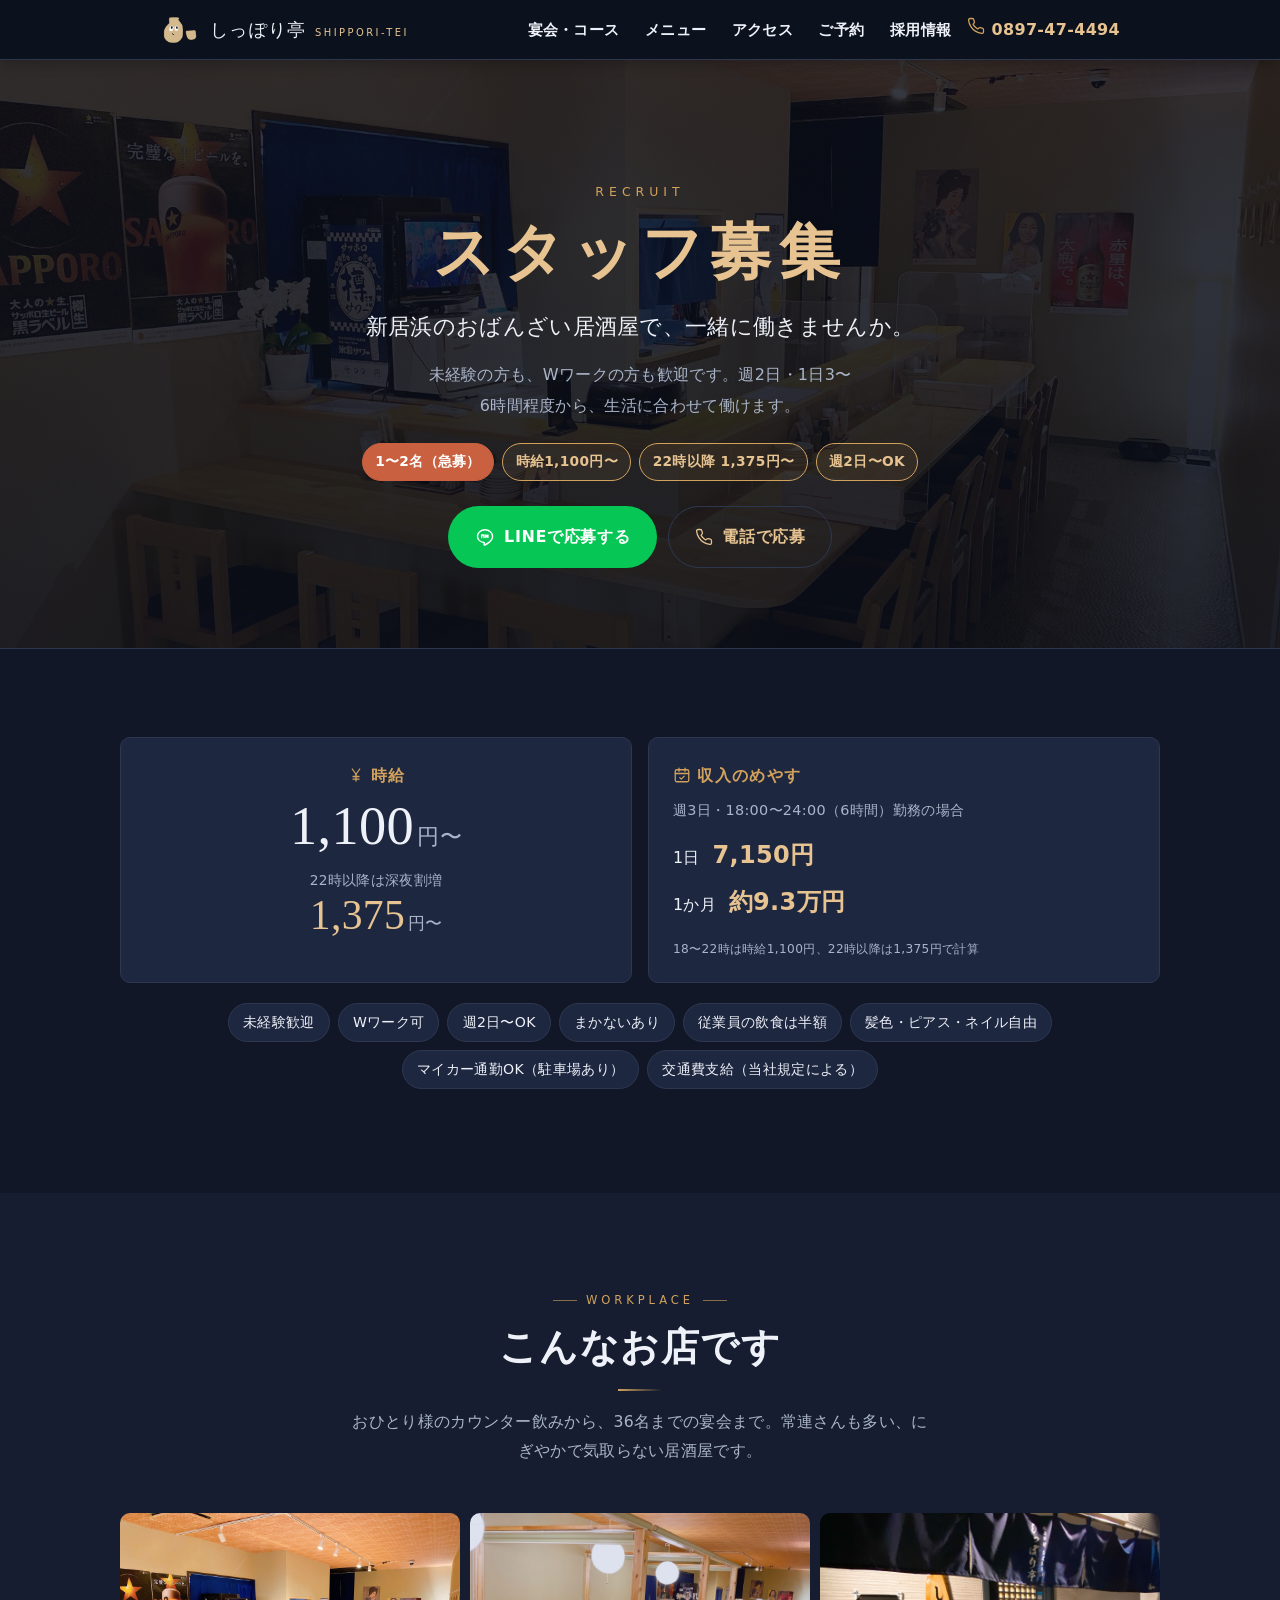
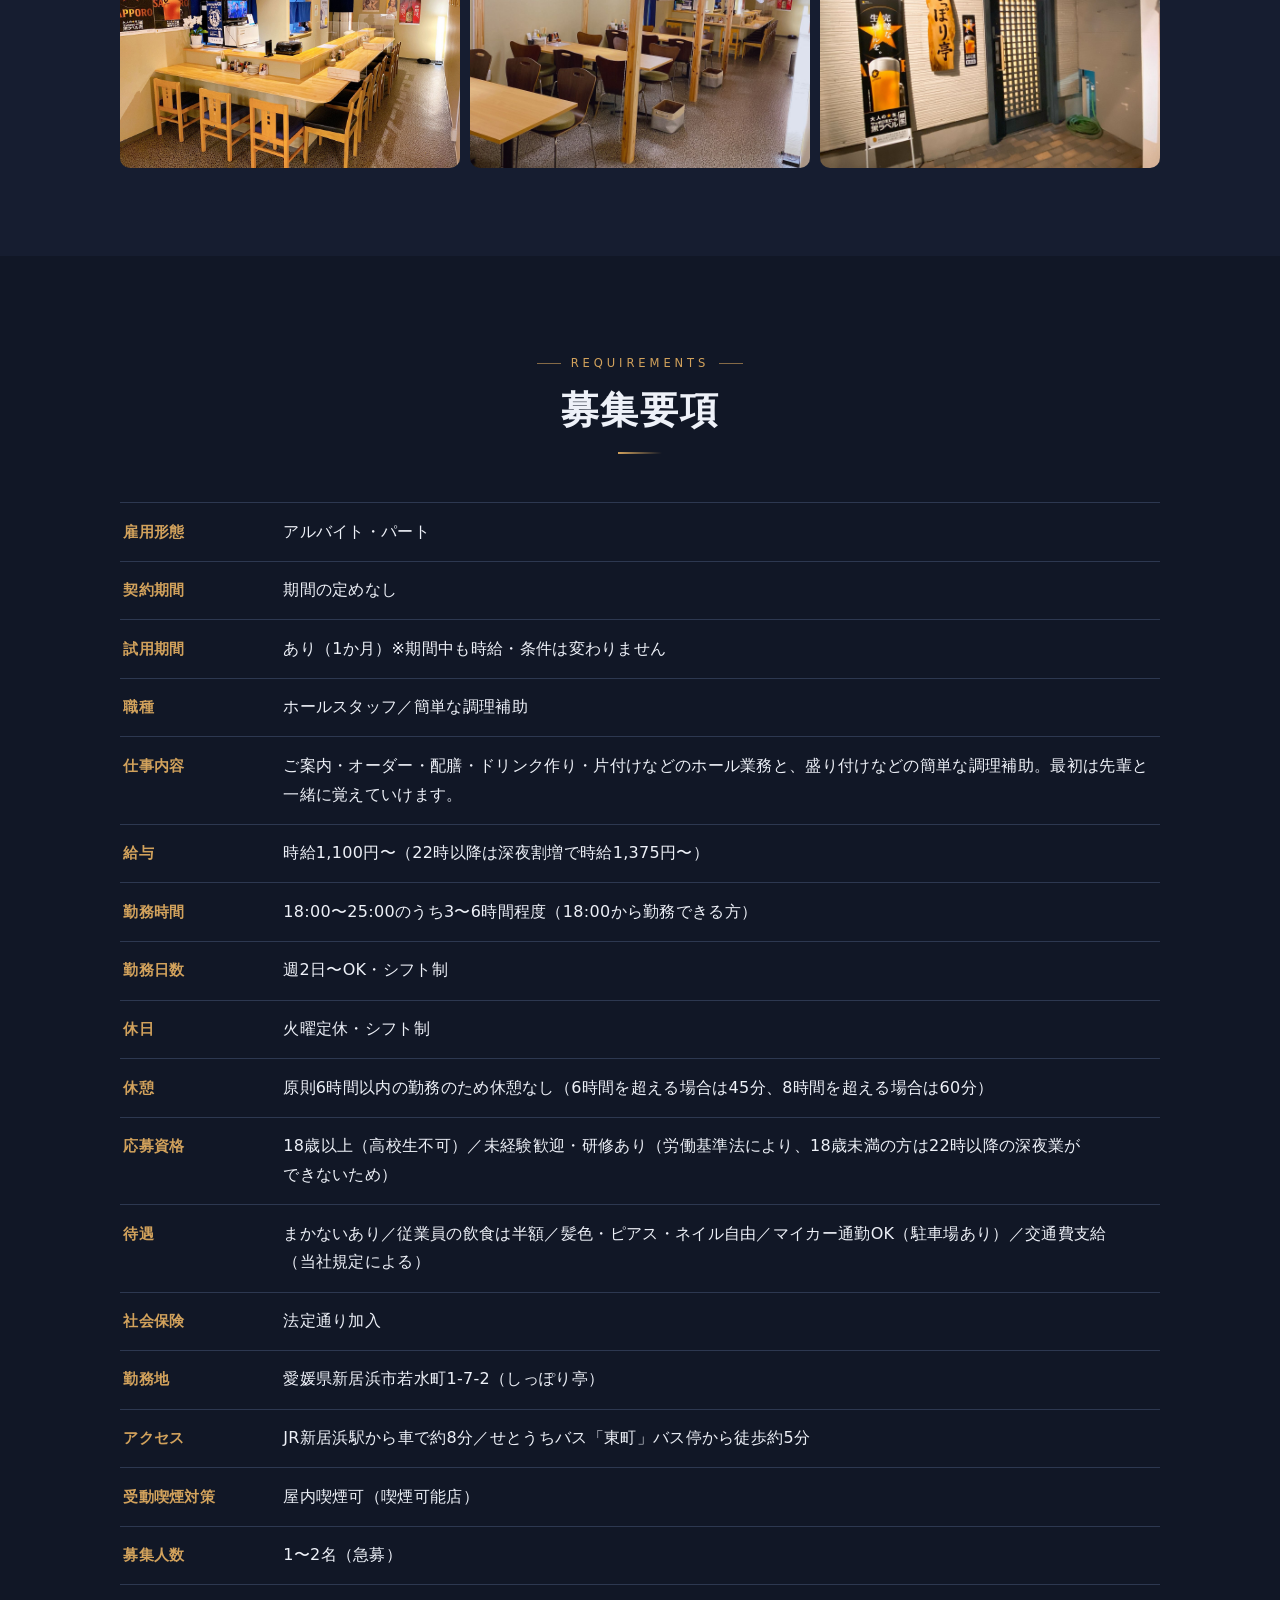
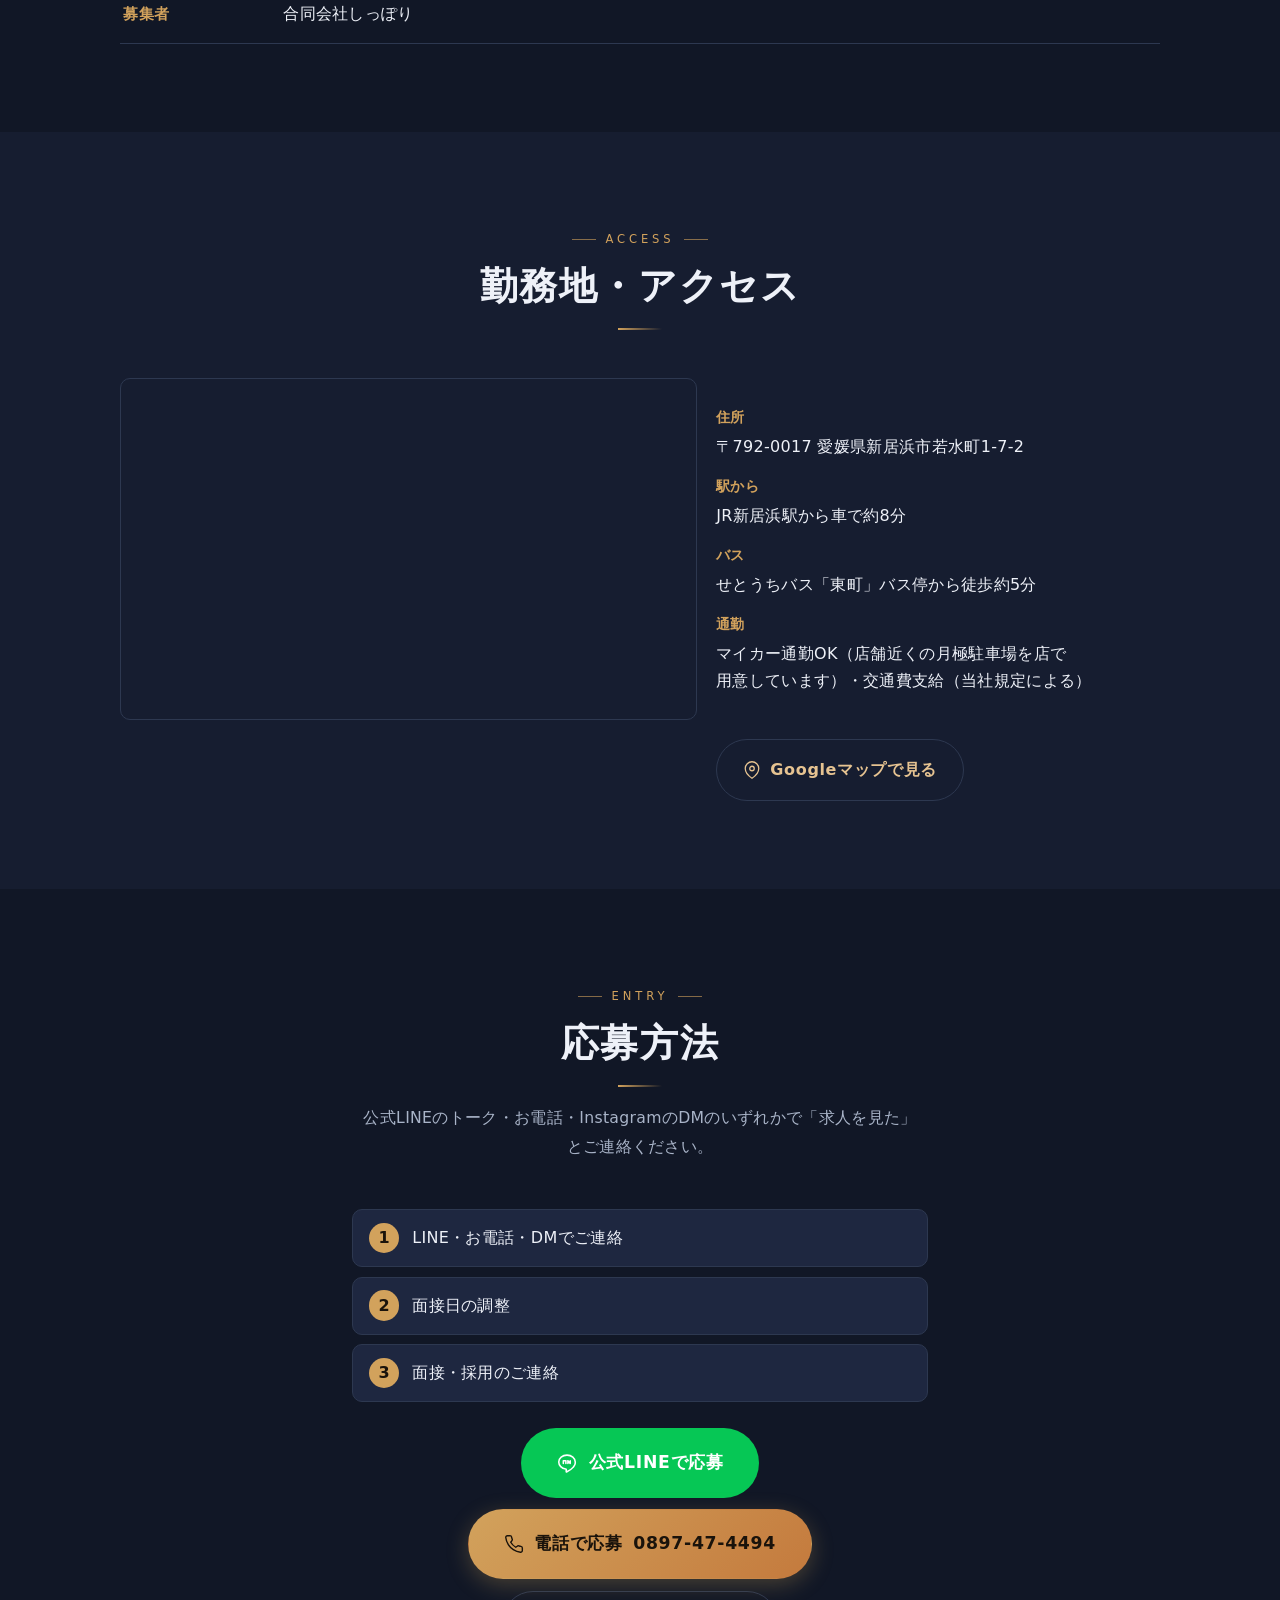
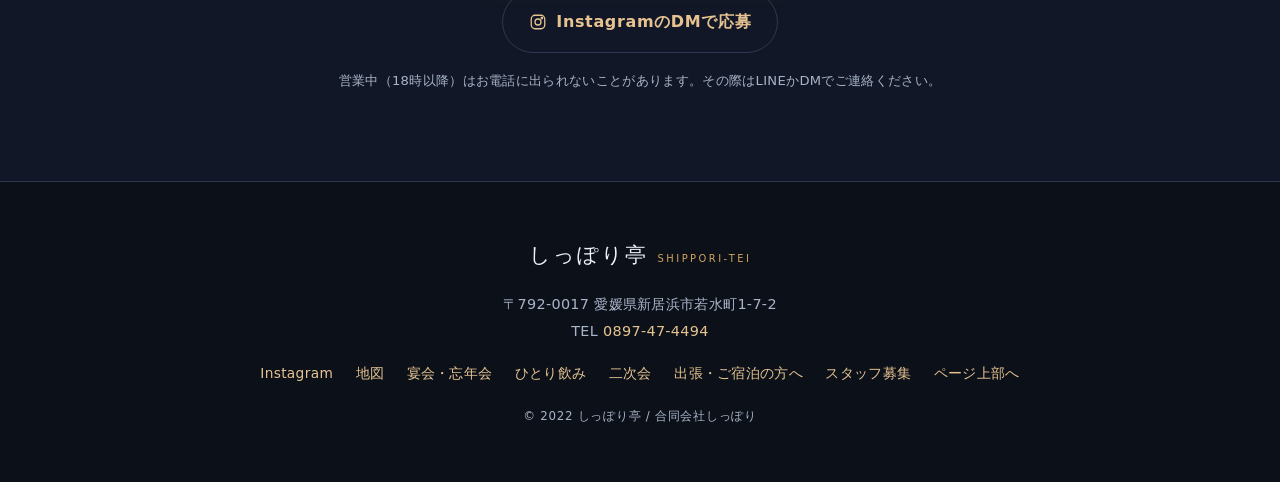
<file: recruit/index.html>
<!DOCTYPE html><html lang="ja"> <head><script>(function(){try{if('IntersectionObserver' in window&&!matchMedia('(prefers-reduced-motion: reduce)').matches)document.documentElement.classList.add('rv');}catch(e){}})();</script><meta charset="utf-8"><meta name="viewport" content="width=device-width, initial-scale=1"><title>スタッフ募集（アルバイト・パート）｜新居浜の居酒屋 しっぽり亭</title><meta name="description" content="新居浜のおばんざい居酒屋「しっぽり亭」でホールスタッフを募集中。時給1,100円〜（22時以降1,375円〜）・週2日〜・未経験歓迎・Wワーク可。"><meta name="keywords" content="新居浜 おばんざい, 新居浜 居酒屋, おばんざい居酒屋, 新居浜 カウンター, 新居浜 一人飲み, 新居浜 宴会, 新居浜 個室, サッポロ黒ラベル 生, だし巻き, しっぽり亭, 飲み放題, 歓送迎会"><link rel="canonical" href="https://shipporitei.jp/recruit/"><meta name="theme-color" content="#111726"><meta name="referrer" content="strict-origin-when-cross-origin"><meta name="format-detection" content="telephone=no"><!-- favicon（しっぽり亭ロゴのマスコット） --><link rel="icon" type="image/png" sizes="32x32" href="/favicon-32.png"><link rel="icon" type="image/png" sizes="512x512" href="/favicon-512.png"><link rel="apple-touch-icon" href="/apple-touch-icon.png"><!-- OGP --><meta property="og:type" content="restaurant.restaurant"><meta property="og:site_name" content="しっぽり亭"><meta property="og:title" content="スタッフ募集（アルバイト・パート）｜新居浜の居酒屋 しっぽり亭"><meta property="og:description" content="新居浜のおばんざい居酒屋「しっぽり亭」でホールスタッフを募集中。時給1,100円〜（22時以降1,375円〜）・週2日〜・未経験歓迎・Wワーク可。"><meta property="og:url" content="https://shipporitei.jp/recruit/"><meta property="og:image" content="https://shipporitei.jp/images/ogp.png"><meta property="og:locale" content="ja_JP"><!-- Twitter --><meta name="twitter:card" content="summary_large_image"><meta name="twitter:title" content="スタッフ募集（アルバイト・パート）｜新居浜の居酒屋 しっぽり亭"><meta name="twitter:description" content="新居浜のおばんざい居酒屋「しっぽり亭」でホールスタッフを募集中。時給1,100円〜（22時以降1,375円〜）・週2日〜・未経験歓迎・Wワーク可。"><meta name="twitter:image" content="https://shipporitei.jp/images/ogp.png"><!-- 構造化データ（'<' をエスケープして </script> 早期終了を防ぐ多層防御） --><script type="application/ld+json">{"@context":"https://schema.org","@type":"Restaurant","@id":"https://shipporitei.jp/#restaurant","name":"しっぽり亭","url":"https://shipporitei.jp/","description":"新居浜市若水町のおばんざい居酒屋「しっぽり亭」。掘りごたつの個室（8名様）と半個室、最大36名の宴会・25名様〜貸切。サッポロ黒ラベル(生)に名物だし巻き、おひとり様のカウンター飲みも歓迎。宴会コース・飲み放題、インボイス対応の領収書・請求書。火曜定休。ネット予約は24時間受付、お電話は0897-47-4494。","image":"https://shipporitei.jp/images/ogp.png","telephone":"0897-47-4494","servesCuisine":["居酒屋","家庭料理","おばんざい","海鮮"],"priceRange":"¥¥","acceptsReservations":"https://yoyaku.shipporitei.jp/yoyaku","maximumAttendeeCapacity":36,"amenityFeature":[{"@type":"LocationFeatureSpecification","name":"団体宴会：最大36名（全席を一体利用して団体対応可）","value":true},{"@type":"LocationFeatureSpecification","name":"貸切：25名様〜貸切可。フロア一体で最大36名まで。歓送迎会・忘新年会など、お店まるごとのご利用も歓迎です。日程・人数はお電話でご相談ください。","value":true},{"@type":"LocationFeatureSpecification","name":"お席：掘りごたつの個室（8名様）・半個室テーブル席（6名様）×3・カウンター10席","value":true},{"@type":"LocationFeatureSpecification","name":"宴会コース：6,000円〜(税込)/おひとり（90分飲み放題付き）","value":true},{"@type":"LocationFeatureSpecification","name":"領収書・請求書：インボイス対応の領収書を発行可。宛名・但し書きも対応します。","value":true},{"@type":"LocationFeatureSpecification","name":"喫煙：店内全席喫煙可","value":true},{"@type":"LocationFeatureSpecification","name":"駐車場：専用駐車場はありません。近隣のコインパーキングをご利用ください。","value":true}],"address":{"@type":"PostalAddress","streetAddress":"若水町1-7-2","addressLocality":"新居浜市","addressRegion":"愛媛県","postalCode":"792-0017","addressCountry":"JP"},"geo":{"@type":"GeoCoordinates","latitude":"33.9654593","longitude":"133.2795024"},"openingHoursSpecification":[{"@type":"OpeningHoursSpecification","dayOfWeek":["Sunday","Monday","Wednesday","Thursday"],"opens":"18:00","closes":"00:00"},{"@type":"OpeningHoursSpecification","dayOfWeek":["Friday","Saturday"],"opens":"18:00","closes":"01:00"}],"sameAs":["https://www.instagram.com/shipporitei/"],"hasMenu":"https://shipporitei.jp/#menu"}</script><!-- Googleアナリティクス(GA4)：site.json の 解析.gaMeasurementId 設定時のみ出力 --><script async src="https://www.googletagmanager.com/gtag/js?id=G-EYK1K6LV85"></script><script>window.dataLayer=window.dataLayer||[];function gtag(){dataLayer.push(arguments);}gtag('js',new Date());gtag('config','G-EYK1K6LV85');</script><script>document.addEventListener('click',function(e){var a=e.target&&e.target.closest&&e.target.closest('a[href]');if(!a||typeof window.gtag!=='function')return;var h=a.getAttribute('href')||'';var ev=null;if(h.indexOf('tel:')===0)ev='tel_click';else if(/instagram\.com/i.test(h))ev='instagram_click';else if(/(line\.me|lin\.ee|liff\.line)/i.test(h))ev='line_click';else if(/(maps\.google|google\.[^/]+\/maps|maps\.app\.goo)/i.test(h))ev='map_click';else if(/yoyaku\.shipporitei\.jp/i.test(h)||/^\/reserve\/?$/.test(h))ev='reserve_click';if(ev)window.gtag('event',ev,{link_url:h,transport_type:'beacon'});},true);</script><link rel="stylesheet" href="/assets/BottomNav.DHSSGHLx.css">
<link rel="stylesheet" href="/assets/recruit.BmNe5fCd.css"></head> <body> <!-- ページ最上部アンカー。sticky なヘッダーに #top を付けると「常に表示中」と判定され
         スクロールしないため、非sticky の先頭センチネルを置く。 --> <span id="top" aria-hidden="true"></span>  <header class="hdr" data-astro-cid-3ef6ksr2> <div class="hdr__inner" data-astro-cid-3ef6ksr2> <a class="hdr__brand" href="/" data-astro-cid-3ef6ksr2> <img class="hdr__logo" src="/images/logo-mark.png" alt="" width="40" height="40" decoding="async" data-astro-cid-3ef6ksr2> <span class="hdr__words" data-astro-cid-3ef6ksr2> <span class="hdr__name" data-astro-cid-3ef6ksr2>しっぽり亭</span> <span class="hdr__roman" data-astro-cid-3ef6ksr2>Shippori-tei</span> </span> </a> <nav class="hdr__nav" aria-label="メインメニュー" data-astro-cid-3ef6ksr2> <a href="/#banquet" data-astro-cid-3ef6ksr2>宴会・コース</a> <a href="/#menu" data-astro-cid-3ef6ksr2>メニュー</a> <a href="/#access" data-astro-cid-3ef6ksr2>アクセス</a> <a href="/#reserve" data-astro-cid-3ef6ksr2>ご予約</a> <a href="/recruit" data-astro-cid-3ef6ksr2>採用情報</a> </nav> <a class="hdr__tel" href="tel:0897474494" aria-label="電話で予約 0897-47-4494" data-astro-cid-3ef6ksr2> <span class="hdr__tel-ico" data-astro-cid-3ef6ksr2><svg xmlns="http://www.w3.org/2000/svg" width="18" height="18" viewBox="0 0 24 24" fill="none" stroke="currentColor" stroke-width="1.7" stroke-linecap="round" stroke-linejoin="round" role="presentation" aria-hidden="true"><path d="M22 16.92v3a2 2 0 0 1-2.18 2 19.79 19.79 0 0 1-8.63-3.07 19.5 19.5 0 0 1-6-6 19.79 19.79 0 0 1-3.07-8.67A2 2 0 0 1 4.11 2h3a2 2 0 0 1 2 1.72c.13.81.36 1.6.7 2.34a2 2 0 0 1-.45 2.11L8.09 9.91a16 16 0 0 0 6 6l1.74-1.27a2 2 0 0 1 2.11-.45c.74.34 1.53.57 2.34.7A2 2 0 0 1 22 16.92z"/></svg></span> <span class="hdr__tel-num" data-astro-cid-3ef6ksr2>0897-47-4494</span> </a> </div> </header> <main class="rec" data-astro-cid-mnbdhxfy> <script type="application/ld+json">{"@context":"https://schema.org","@type":"JobPosting","title":"ホールスタッフ（アルバイト・パート）｜しっぽり亭","description":"\u003cp>新居浜のおばんざい居酒屋で、一緒に働きませんか。未経験の方も、Wワークの方も歓迎です。週2日・1日3〜6時間程度から、生活に合わせて働けます。\u003c/p>\u003cp>仕事内容：ご案内・オーダー・配膳・ドリンク作り・片付けなどのホール業務と、盛り付けなどの簡単な調理補助。最初は先輩と一緒に覚えていけます。\u003c/p>\u003cp>給与：時給1,100円〜。22時以降は深夜割増で時給1,375円〜。\u003c/p>\u003cp>勤務時間：18:00〜25:00のうち3〜6時間程度（18:00から勤務できる方）。週2日〜OK・シフト制。休日：火曜定休・シフト制。\u003c/p>\u003cp>応募資格：18歳以上（高校生不可）／未経験歓迎・研修あり（労働基準法により、18歳未満の方は22時以降の深夜業ができないため）\u003c/p>\u003cp>待遇：未経験歓迎／Wワーク可／週2日〜OK／まかないあり／従業員の飲食は半額／髪色・ピアス・ネイル自由／マイカー通勤OK（駐車場あり）／交通費支給（当社規定による）\u003c/p>\u003cp>契約期間：期間の定めなし。試用期間：あり（1か月）※期間中も時給・条件は変わりません。休憩：原則6時間以内の勤務のため休憩なし（6時間を超える場合は45分、8時間を超える場合は60分）。社会保険：法定通り加入。\u003c/p>\u003cp>受動喫煙対策：屋内喫煙可（喫煙可能店）\u003c/p>\u003cp>応募方法：公式LINEのトーク・お電話・InstagramのDMのいずれかで「求人を見た」とご連絡ください。\u003c/p>","datePosted":"2026-10-08","validThrough":"2026-12-31T23:59:59+09:00","employmentType":"PART_TIME","hiringOrganization":{"@type":"Organization","name":"合同会社しっぽり","sameAs":"https://shipporitei.jp/","logo":"https://shipporitei.jp/images/logo-mark.png"},"jobLocation":{"@type":"Place","address":{"@type":"PostalAddress","streetAddress":"若水町1-7-2","addressLocality":"新居浜市","addressRegion":"愛媛県","postalCode":"792-0017","addressCountry":"JP"}},"baseSalary":{"@type":"MonetaryAmount","currency":"JPY","value":{"@type":"QuantitativeValue","minValue":1100,"unitText":"HOUR"}},"directApply":false}</script> <section class="rec-hero" style="--img:url(/images/gallery-counter.jpg)" data-astro-cid-mnbdhxfy> <div class="rec-hero__inner container" data-astro-cid-mnbdhxfy> <p class="rec-hero__kicker" data-astro-cid-mnbdhxfy>RECRUIT</p> <h1 class="rec-hero__title" data-astro-cid-mnbdhxfy>スタッフ募集</h1>  <p class="rec-hero__catch" data-astro-cid-mnbdhxfy>新居浜のおばんざい居酒屋で、一緒に働きませんか。</p> <p class="rec-hero__lead" data-astro-cid-mnbdhxfy>未経験の方も、Wワークの方も歓迎です。週2日・1日3〜6時間程度から、生活に合わせて働けます。</p> <ul class="rec-hero__badges" data-astro-cid-mnbdhxfy> <li class="is-hot" data-astro-cid-mnbdhxfy>1〜2名（急募）</li> <li data-astro-cid-mnbdhxfy>時給1,100円〜</li> <li data-astro-cid-mnbdhxfy>22時以降 1,375円〜</li> <li data-astro-cid-mnbdhxfy>週2日〜OK</li> </ul> <div class="rec-hero__cta" data-astro-cid-mnbdhxfy> <a class="btn btn--line" href="https://line.me/R/ti/p/@663tfcoy" target="_blank" rel="noopener noreferrer" data-astro-cid-mnbdhxfy> <svg xmlns="http://www.w3.org/2000/svg" width="20" height="20" viewBox="0 0 24 24" fill="none" stroke="currentColor" stroke-width="1.7" stroke-linecap="round" stroke-linejoin="round" role="presentation" aria-hidden="true"><path d="M21 11c0-4.2-4-7.6-9-7.6S3 6.8 3 11c0 3.8 3.2 7 7.5 7.6.9.13.8.6.7 1.2l-.2 1.2c-.1.5.3.9.9.6 2.6-1.2 5.5-3.3 7-5.1 1.4-1.5 2.1-3 2.1-4.5z"/><path d="M8 9.5v3M8 9.5h2M15.5 9.5v3M13 9.5v3M13 9.5l2.5 3M10.8 9.5v3" fill="none"/></svg> <span data-astro-cid-mnbdhxfy>LINEで応募する</span> </a> <a class="btn btn--ghost" href="tel:0897474494" data-astro-cid-mnbdhxfy> <svg xmlns="http://www.w3.org/2000/svg" width="18" height="18" viewBox="0 0 24 24" fill="none" stroke="currentColor" stroke-width="1.7" stroke-linecap="round" stroke-linejoin="round" role="presentation" aria-hidden="true"><path d="M22 16.92v3a2 2 0 0 1-2.18 2 19.79 19.79 0 0 1-8.63-3.07 19.5 19.5 0 0 1-6-6 19.79 19.79 0 0 1-3.07-8.67A2 2 0 0 1 4.11 2h3a2 2 0 0 1 2 1.72c.13.81.36 1.6.7 2.34a2 2 0 0 1-.45 2.11L8.09 9.91a16 16 0 0 0 6 6l1.74-1.27a2 2 0 0 1 2.11-.45c.74.34 1.53.57 2.34.7A2 2 0 0 1 22 16.92z"/></svg> <span data-astro-cid-mnbdhxfy>電話で応募</span> </a> </div>  </div> </section>  <section class="section" data-astro-cid-mnbdhxfy> <div class="container rec-pay" data-astro-cid-mnbdhxfy> <div class="rec-pay__card" data-astro-cid-mnbdhxfy> <p class="rec-pay__label" data-astro-cid-mnbdhxfy><svg xmlns="http://www.w3.org/2000/svg" width="18" height="18" viewBox="0 0 24 24" fill="none" stroke="currentColor" stroke-width="1.7" stroke-linecap="round" stroke-linejoin="round" role="presentation" aria-hidden="true"><path d="M7 4l5 7 5-7"/><path d="M12 11v9"/><path d="M8 14h8"/><path d="M8 17.5h8"/></svg> 時給</p> <p class="rec-pay__big" data-astro-cid-mnbdhxfy>1,100<span data-astro-cid-mnbdhxfy>円〜</span></p> <p class="rec-pay__sub" data-astro-cid-mnbdhxfy>22時以降は深夜割増</p> <p class="rec-pay__big rec-pay__big--night" data-astro-cid-mnbdhxfy>1,375<span data-astro-cid-mnbdhxfy>円〜</span></p> </div> <div class="rec-pay__card rec-pay__card--model" data-astro-cid-mnbdhxfy> <p class="rec-pay__label" data-astro-cid-mnbdhxfy><svg xmlns="http://www.w3.org/2000/svg" width="18" height="18" viewBox="0 0 24 24" fill="none" stroke="currentColor" stroke-width="1.7" stroke-linecap="round" stroke-linejoin="round" role="presentation" aria-hidden="true"><rect x="3" y="5" width="18" height="16" rx="2"/><path d="M8 3v4M16 3v4M3 10h18"/><path d="M9 15.5l2 2 4-4"/></svg> 収入のめやす</p> <p class="rec-pay__cond" data-astro-cid-mnbdhxfy>週3日・18:00〜24:00（6時間）勤務の場合</p> <p class="rec-pay__model" data-astro-cid-mnbdhxfy>1日 <strong data-astro-cid-mnbdhxfy>7,150円</strong></p> <p class="rec-pay__model" data-astro-cid-mnbdhxfy>1か月 <strong data-astro-cid-mnbdhxfy>約9.3万円</strong></p> <p class="rec-pay__note" data-astro-cid-mnbdhxfy>18〜22時は時給1,100円、22時以降は1,375円で計算</p> </div> </div> <ul class="container rec-tags" data-astro-cid-mnbdhxfy> <li data-astro-cid-mnbdhxfy>未経験歓迎</li><li data-astro-cid-mnbdhxfy>Wワーク可</li><li data-astro-cid-mnbdhxfy>週2日〜OK</li><li data-astro-cid-mnbdhxfy>まかないあり</li><li data-astro-cid-mnbdhxfy>従業員の飲食は半額</li><li data-astro-cid-mnbdhxfy>髪色・ピアス・ネイル自由</li><li data-astro-cid-mnbdhxfy>マイカー通勤OK（駐車場あり）</li><li data-astro-cid-mnbdhxfy>交通費支給（当社規定による）</li> </ul> </section> <section class="section section--alt" data-astro-cid-mnbdhxfy> <div class="container" data-astro-cid-mnbdhxfy> <div class="section__head" data-astro-cid-mnbdhxfy> <p class="section__kicker" data-astro-cid-mnbdhxfy>WORKPLACE</p> <h2 class="section__title" data-astro-cid-mnbdhxfy>こんなお店です</h2> <p class="section__lead" data-astro-cid-mnbdhxfy>おひとり様のカウンター飲みから、36名までの宴会まで。常連さんも多い、にぎやかで気取らない居酒屋です。</p> </div> <div class="rec-photos" data-astro-cid-mnbdhxfy> <img src="/images/gallery-counter.jpg" alt="カウンター席" loading="lazy" data-astro-cid-mnbdhxfy> <img src="/images/gallery-table.jpg" alt="テーブル席" loading="lazy" data-astro-cid-mnbdhxfy> <img src="/images/gallery-gaikan-yoru.jpg" alt="夜の外観" loading="lazy" data-astro-cid-mnbdhxfy> </div> </div> </section> <section class="section" data-astro-cid-mnbdhxfy> <div class="container" data-astro-cid-mnbdhxfy> <div class="section__head" data-astro-cid-mnbdhxfy> <p class="section__kicker" data-astro-cid-mnbdhxfy>REQUIREMENTS</p> <h2 class="section__title" data-astro-cid-mnbdhxfy>募集要項</h2> </div> <dl class="rec-table" data-astro-cid-mnbdhxfy> <div class="rec-table__row" data-astro-cid-mnbdhxfy> <dt data-astro-cid-mnbdhxfy>雇用形態</dt> <dd data-astro-cid-mnbdhxfy>アルバイト・パート</dd> </div><div class="rec-table__row" data-astro-cid-mnbdhxfy> <dt data-astro-cid-mnbdhxfy>契約期間</dt> <dd data-astro-cid-mnbdhxfy>期間の定めなし</dd> </div><div class="rec-table__row" data-astro-cid-mnbdhxfy> <dt data-astro-cid-mnbdhxfy>試用期間</dt> <dd data-astro-cid-mnbdhxfy>あり（1か月）※期間中も時給・条件は変わりません</dd> </div><div class="rec-table__row" data-astro-cid-mnbdhxfy> <dt data-astro-cid-mnbdhxfy>職種</dt> <dd data-astro-cid-mnbdhxfy>ホールスタッフ／簡単な調理補助</dd> </div><div class="rec-table__row" data-astro-cid-mnbdhxfy> <dt data-astro-cid-mnbdhxfy>仕事内容</dt> <dd data-astro-cid-mnbdhxfy>ご案内・オーダー・配膳・ドリンク作り・片付けなどのホール業務と、盛り付けなどの簡単な調理補助。最初は先輩と一緒に覚えていけます。</dd> </div><div class="rec-table__row" data-astro-cid-mnbdhxfy> <dt data-astro-cid-mnbdhxfy>給与</dt> <dd data-astro-cid-mnbdhxfy>時給1,100円〜（22時以降は深夜割増で時給1,375円〜）</dd> </div><div class="rec-table__row" data-astro-cid-mnbdhxfy> <dt data-astro-cid-mnbdhxfy>勤務時間</dt> <dd data-astro-cid-mnbdhxfy>18:00〜25:00のうち3〜6時間程度（18:00から勤務できる方）</dd> </div><div class="rec-table__row" data-astro-cid-mnbdhxfy> <dt data-astro-cid-mnbdhxfy>勤務日数</dt> <dd data-astro-cid-mnbdhxfy>週2日〜OK・シフト制</dd> </div><div class="rec-table__row" data-astro-cid-mnbdhxfy> <dt data-astro-cid-mnbdhxfy>休日</dt> <dd data-astro-cid-mnbdhxfy>火曜定休・シフト制</dd> </div><div class="rec-table__row" data-astro-cid-mnbdhxfy> <dt data-astro-cid-mnbdhxfy>休憩</dt> <dd data-astro-cid-mnbdhxfy>原則6時間以内の勤務のため休憩なし（6時間を超える場合は45分、8時間を超える場合は60分）</dd> </div><div class="rec-table__row" data-astro-cid-mnbdhxfy> <dt data-astro-cid-mnbdhxfy>応募資格</dt> <dd data-astro-cid-mnbdhxfy>18歳以上（高校生不可）／未経験歓迎・研修あり（労働基準法により、18歳未満の方は22時以降の深夜業ができないため）</dd> </div><div class="rec-table__row" data-astro-cid-mnbdhxfy> <dt data-astro-cid-mnbdhxfy>待遇</dt> <dd data-astro-cid-mnbdhxfy>まかないあり／従業員の飲食は半額／髪色・ピアス・ネイル自由／マイカー通勤OK（駐車場あり）／交通費支給（当社規定による）</dd> </div><div class="rec-table__row" data-astro-cid-mnbdhxfy> <dt data-astro-cid-mnbdhxfy>社会保険</dt> <dd data-astro-cid-mnbdhxfy>法定通り加入</dd> </div><div class="rec-table__row" data-astro-cid-mnbdhxfy> <dt data-astro-cid-mnbdhxfy>勤務地</dt> <dd data-astro-cid-mnbdhxfy>愛媛県新居浜市若水町1-7-2（しっぽり亭）</dd> </div><div class="rec-table__row" data-astro-cid-mnbdhxfy> <dt data-astro-cid-mnbdhxfy>アクセス</dt> <dd data-astro-cid-mnbdhxfy>JR新居浜駅から車で約8分／せとうちバス「東町」バス停から徒歩約5分</dd> </div><div class="rec-table__row" data-astro-cid-mnbdhxfy> <dt data-astro-cid-mnbdhxfy>受動喫煙対策</dt> <dd data-astro-cid-mnbdhxfy>屋内喫煙可（喫煙可能店）</dd> </div><div class="rec-table__row" data-astro-cid-mnbdhxfy> <dt data-astro-cid-mnbdhxfy>募集人数</dt> <dd data-astro-cid-mnbdhxfy>1〜2名（急募）</dd> </div><div class="rec-table__row" data-astro-cid-mnbdhxfy> <dt data-astro-cid-mnbdhxfy>募集者</dt> <dd data-astro-cid-mnbdhxfy>合同会社しっぽり</dd> </div> </dl>  </div> </section> <section class="section section--alt" id="access" data-astro-cid-mnbdhxfy> <div class="container" data-astro-cid-mnbdhxfy> <div class="section__head" data-astro-cid-mnbdhxfy> <p class="section__kicker" data-astro-cid-mnbdhxfy>ACCESS</p> <h2 class="section__title" data-astro-cid-mnbdhxfy>勤務地・アクセス</h2> </div> <div class="rec-access" data-astro-cid-mnbdhxfy> <div class="rec-access__map" data-astro-cid-mnbdhxfy> <iframe title="しっぽり亭の地図" src="https://maps.google.com/maps?q=33.9654593,133.2795024&amp;hl=ja&amp;z=17&amp;output=embed" width="600" height="340" style="border:0;" loading="lazy" referrerpolicy="no-referrer-when-downgrade" allowfullscreen data-astro-cid-mnbdhxfy></iframe> </div> <dl class="rec-access__list" data-astro-cid-mnbdhxfy> <div data-astro-cid-mnbdhxfy><dt data-astro-cid-mnbdhxfy>住所</dt><dd data-astro-cid-mnbdhxfy>〒792-0017 愛媛県新居浜市若水町1-7-2</dd></div> <div data-astro-cid-mnbdhxfy><dt data-astro-cid-mnbdhxfy>駅から</dt><dd data-astro-cid-mnbdhxfy>JR新居浜駅から車で約8分</dd></div> <div data-astro-cid-mnbdhxfy><dt data-astro-cid-mnbdhxfy>バス</dt><dd data-astro-cid-mnbdhxfy>せとうちバス「東町」バス停から徒歩約5分</dd></div> <div data-astro-cid-mnbdhxfy><dt data-astro-cid-mnbdhxfy>通勤</dt><dd data-astro-cid-mnbdhxfy>マイカー通勤OK（店舗近くの月極駐車場を店で用意しています）・交通費支給（当社規定による）</dd></div> </dl> <a class="btn btn--ghost" href="https://www.google.com/maps/search/?api=1&amp;query=%E3%81%97%E3%81%A3%E3%81%B7%E3%82%8A%E4%BA%AD+%E6%84%9B%E5%AA%9B%E7%9C%8C%E6%96%B0%E5%B1%85%E6%B5%9C%E5%B8%82%E8%8B%A5%E6%B0%B4%E7%94%BA1-7-2" target="_blank" rel="noopener noreferrer" data-astro-cid-mnbdhxfy> <svg xmlns="http://www.w3.org/2000/svg" width="18" height="18" viewBox="0 0 24 24" fill="none" stroke="currentColor" stroke-width="1.7" stroke-linecap="round" stroke-linejoin="round" role="presentation" aria-hidden="true"><path d="M21 10c0 7-9 13-9 13s-9-6-9-13a9 9 0 0 1 18 0z"/><circle cx="12" cy="10" r="3"/></svg> <span data-astro-cid-mnbdhxfy>Googleマップで見る</span> </a> </div> </div> </section> <section class="section" id="apply" data-astro-cid-mnbdhxfy> <div class="container" data-astro-cid-mnbdhxfy> <div class="section__head" data-astro-cid-mnbdhxfy> <p class="section__kicker" data-astro-cid-mnbdhxfy>ENTRY</p> <h2 class="section__title" data-astro-cid-mnbdhxfy>応募方法</h2> <p class="section__lead" data-astro-cid-mnbdhxfy>公式LINEのトーク・お電話・InstagramのDMのいずれかで「求人を見た」とご連絡ください。</p> </div> <ol class="rec-steps" data-astro-cid-mnbdhxfy> <li data-astro-cid-mnbdhxfy><span class="rec-steps__n" data-astro-cid-mnbdhxfy>1</span>LINE・お電話・DMでご連絡</li><li data-astro-cid-mnbdhxfy><span class="rec-steps__n" data-astro-cid-mnbdhxfy>2</span>面接日の調整</li><li data-astro-cid-mnbdhxfy><span class="rec-steps__n" data-astro-cid-mnbdhxfy>3</span>面接・採用のご連絡</li> </ol> <div class="rec-apply" data-astro-cid-mnbdhxfy> <a class="btn btn--line btn--lg" href="https://line.me/R/ti/p/@663tfcoy" target="_blank" rel="noopener noreferrer" data-astro-cid-mnbdhxfy> <svg xmlns="http://www.w3.org/2000/svg" width="22" height="22" viewBox="0 0 24 24" fill="none" stroke="currentColor" stroke-width="1.7" stroke-linecap="round" stroke-linejoin="round" role="presentation" aria-hidden="true"><path d="M21 11c0-4.2-4-7.6-9-7.6S3 6.8 3 11c0 3.8 3.2 7 7.5 7.6.9.13.8.6.7 1.2l-.2 1.2c-.1.5.3.9.9.6 2.6-1.2 5.5-3.3 7-5.1 1.4-1.5 2.1-3 2.1-4.5z"/><path d="M8 9.5v3M8 9.5h2M15.5 9.5v3M13 9.5v3M13 9.5l2.5 3M10.8 9.5v3" fill="none"/></svg> <span data-astro-cid-mnbdhxfy>公式LINEで応募</span> </a> <a class="btn btn--primary btn--lg" href="tel:0897474494" data-astro-cid-mnbdhxfy> <svg xmlns="http://www.w3.org/2000/svg" width="20" height="20" viewBox="0 0 24 24" fill="none" stroke="currentColor" stroke-width="1.7" stroke-linecap="round" stroke-linejoin="round" role="presentation" aria-hidden="true"><path d="M22 16.92v3a2 2 0 0 1-2.18 2 19.79 19.79 0 0 1-8.63-3.07 19.5 19.5 0 0 1-6-6 19.79 19.79 0 0 1-3.07-8.67A2 2 0 0 1 4.11 2h3a2 2 0 0 1 2 1.72c.13.81.36 1.6.7 2.34a2 2 0 0 1-.45 2.11L8.09 9.91a16 16 0 0 0 6 6l1.74-1.27a2 2 0 0 1 2.11-.45c.74.34 1.53.57 2.34.7A2 2 0 0 1 22 16.92z"/></svg> <span data-astro-cid-mnbdhxfy>電話で応募</span> <span class="btn__phone-num" data-astro-cid-mnbdhxfy>0897-47-4494</span> </a> <a class="btn btn--ghost" href="https://www.instagram.com/shipporitei/" target="_blank" rel="noopener noreferrer" data-astro-cid-mnbdhxfy> <svg xmlns="http://www.w3.org/2000/svg" width="18" height="18" viewBox="0 0 24 24" fill="none" stroke="currentColor" stroke-width="1.7" stroke-linecap="round" stroke-linejoin="round" role="presentation" aria-hidden="true"><rect x="3" y="3" width="18" height="18" rx="5"/><circle cx="12" cy="12" r="4"/><circle cx="17.2" cy="6.8" r="1"/></svg> <span data-astro-cid-mnbdhxfy>InstagramのDMで応募</span> </a> </div> <p class="rec-note" data-astro-cid-mnbdhxfy>営業中（18時以降）はお電話に出られないことがあります。その際はLINEかDMでご連絡ください。</p> </div> </section>  </main> <footer class="footer" data-astro-cid-sz7xmlte> <div class="container footer__inner" data-astro-cid-sz7xmlte> <div class="footer__brand" data-astro-cid-sz7xmlte> <span class="footer__name" data-astro-cid-sz7xmlte>しっぽり亭</span> <span class="footer__roman" data-astro-cid-sz7xmlte>Shippori-tei</span> </div> <address class="footer__nap" data-astro-cid-sz7xmlte>
〒792-0017 愛媛県新居浜市若水町1-7-2<br data-astro-cid-sz7xmlte>
TEL <a href="tel:0897474494" data-astro-cid-sz7xmlte>0897-47-4494</a> </address> <div class="footer__links" data-astro-cid-sz7xmlte> <a href="https://www.instagram.com/shipporitei/" target="_blank" rel="noopener noreferrer" data-astro-cid-sz7xmlte>Instagram</a> <a href="https://www.google.com/maps/search/?api=1&amp;query=%E3%81%97%E3%81%A3%E3%81%B7%E3%82%8A%E4%BA%AD+%E6%84%9B%E5%AA%9B%E7%9C%8C%E6%96%B0%E5%B1%85%E6%B5%9C%E5%B8%82%E8%8B%A5%E6%B0%B4%E7%94%BA1-7-2" target="_blank" rel="noopener noreferrer" data-astro-cid-sz7xmlte>地図</a> <a href="/enkai" data-astro-cid-sz7xmlte>宴会・忘年会</a> <a href="/hitori" data-astro-cid-sz7xmlte>ひとり飲み</a> <a href="/nijikai" data-astro-cid-sz7xmlte>二次会</a> <a href="/shucchou" data-astro-cid-sz7xmlte>出張・ご宿泊の方へ</a> <a href="/recruit" data-astro-cid-sz7xmlte>スタッフ募集</a> <a href="#top" data-astro-cid-sz7xmlte>ページ上部へ</a> </div> <p class="footer__copy" data-astro-cid-sz7xmlte>© 2022 しっぽり亭 / 合同会社しっぽり</p> </div> </footer> <nav class="tabbar" aria-label="ページ内メニュー" data-astro-cid-ltxpr5xc> <a class="tabbar__item" href="/enkai" data-astro-cid-ltxpr5xc> <svg xmlns="http://www.w3.org/2000/svg" width="20" height="20" viewBox="0 0 24 24" fill="none" stroke="currentColor" stroke-width="1.7" stroke-linecap="round" stroke-linejoin="round" role="presentation" aria-hidden="true"><path d="M17 21v-2a4 4 0 0 0-4-4H5a4 4 0 0 0-4 4v2"/><circle cx="9" cy="7" r="4"/><path d="M23 21v-2a4 4 0 0 0-3-3.87"/><path d="M16 3.13a4 4 0 0 1 0 7.75"/></svg> <span data-astro-cid-ltxpr5xc>宴会</span> </a><a class="tabbar__item" href="/#menu" data-astro-cid-ltxpr5xc> <svg xmlns="http://www.w3.org/2000/svg" width="20" height="20" viewBox="0 0 24 24" fill="none" stroke="currentColor" stroke-width="1.7" stroke-linecap="round" stroke-linejoin="round" role="presentation" aria-hidden="true"><path d="M5 3v7a2 2 0 0 0 2 2 2 2 0 0 0 2-2V3"/><path d="M7 12v9"/><path d="M18 3c-1.7 0-3 2-3 5s1.3 4 3 4v9"/></svg> <span data-astro-cid-ltxpr5xc>メニュー</span> </a><a class="tabbar__item" href="/#access" data-astro-cid-ltxpr5xc> <svg xmlns="http://www.w3.org/2000/svg" width="20" height="20" viewBox="0 0 24 24" fill="none" stroke="currentColor" stroke-width="1.7" stroke-linecap="round" stroke-linejoin="round" role="presentation" aria-hidden="true"><path d="M21 10c0 7-9 13-9 13s-9-6-9-13a9 9 0 0 1 18 0z"/><circle cx="12" cy="10" r="3"/></svg> <span data-astro-cid-ltxpr5xc>アクセス</span> </a><a class="tabbar__item" href="https://yoyaku.shipporitei.jp/yoyaku" data-astro-cid-ltxpr5xc> <svg xmlns="http://www.w3.org/2000/svg" width="20" height="20" viewBox="0 0 24 24" fill="none" stroke="currentColor" stroke-width="1.7" stroke-linecap="round" stroke-linejoin="round" role="presentation" aria-hidden="true"><rect x="3" y="5" width="18" height="16" rx="2"/><path d="M8 3v4M16 3v4M3 10h18"/><path d="M9 15.5l2 2 4-4"/></svg> <span data-astro-cid-ltxpr5xc>ご予約</span> </a><a class="tabbar__item tabbar__item--strong" href="#apply" data-astro-cid-ltxpr5xc> <svg xmlns="http://www.w3.org/2000/svg" width="20" height="20" viewBox="0 0 24 24" fill="none" stroke="currentColor" stroke-width="1.7" stroke-linecap="round" stroke-linejoin="round" role="presentation" aria-hidden="true"><path d="M21 11c0-4.2-4-7.6-9-7.6S3 6.8 3 11c0 3.8 3.2 7 7.5 7.6.9.13.8.6.7 1.2l-.2 1.2c-.1.5.3.9.9.6 2.6-1.2 5.5-3.3 7-5.1 1.4-1.5 2.1-3 2.1-4.5z"/><path d="M8 9.5v3M8 9.5h2M15.5 9.5v3M13 9.5v3M13 9.5l2.5 3M10.8 9.5v3" fill="none"/></svg> <span data-astro-cid-ltxpr5xc>応募する</span> </a> </nav>   <script>(function(){var d=document.documentElement;if(!d.classList.contains('rv'))return;var sel='.section__head,.concept__title,.concept__body,.scenes__item,.feat__item,.drinks,.course,.facts__item,.banquet__cta,.ctaband__copy,.ctaband__btns,.menu-card,.gallery__item,.access__info,.access__map,.reserve__card,.ig__post';var els=[].slice.call(document.querySelectorAll(sel));var show=function(){els.forEach(function(e){e.classList.add('is-in');});};var io=new IntersectionObserver(function(es){es.forEach(function(en){if(en.isIntersecting){en.target.classList.add('is-in');io.unobserve(en.target);}});},{rootMargin:'0px 0px -6% 0px',threshold:0.06});els.forEach(function(el){var sib=[].slice.call(el.parentElement.children).filter(function(c){return c.matches(sel);});var i=sib.indexOf(el);el.style.setProperty('--rv-d',Math.min(i,5)*90+'ms');io.observe(el);});window.addEventListener('beforeprint',show);})();</script> </body> </html>
</file>
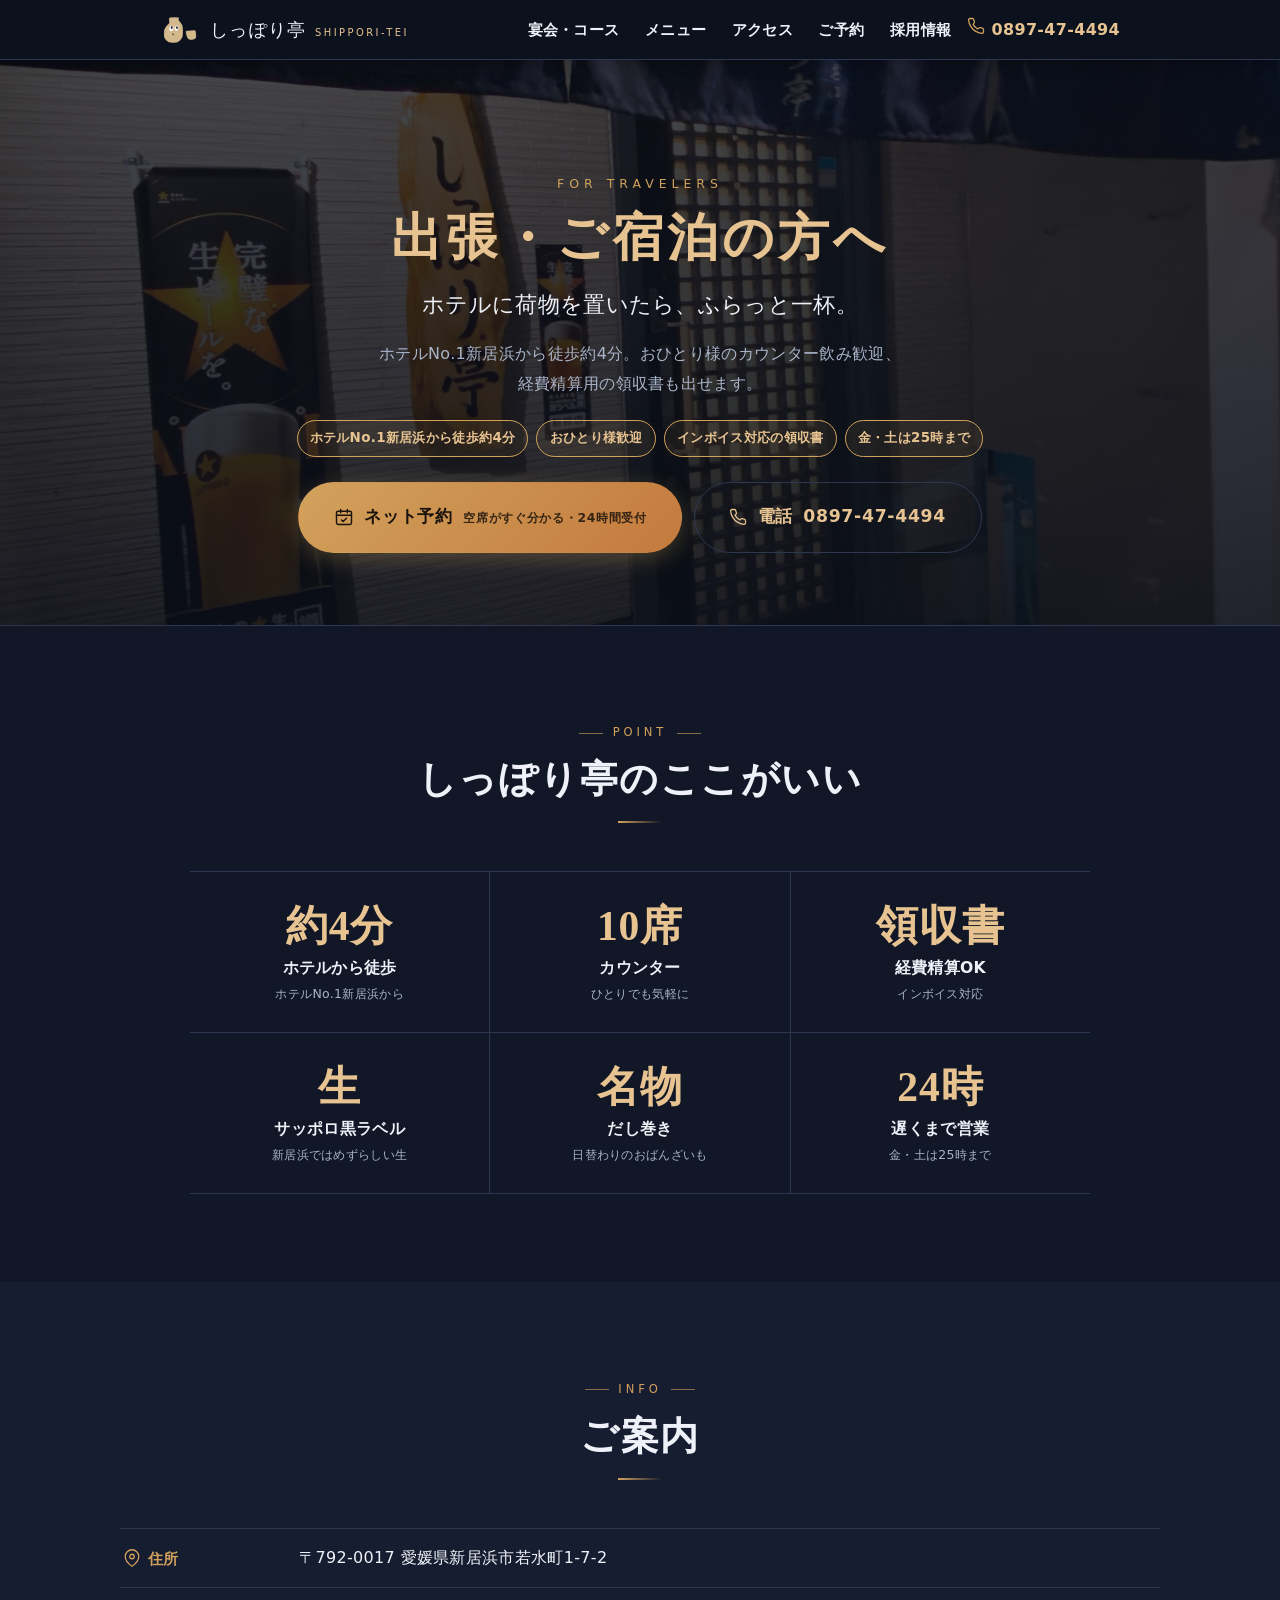
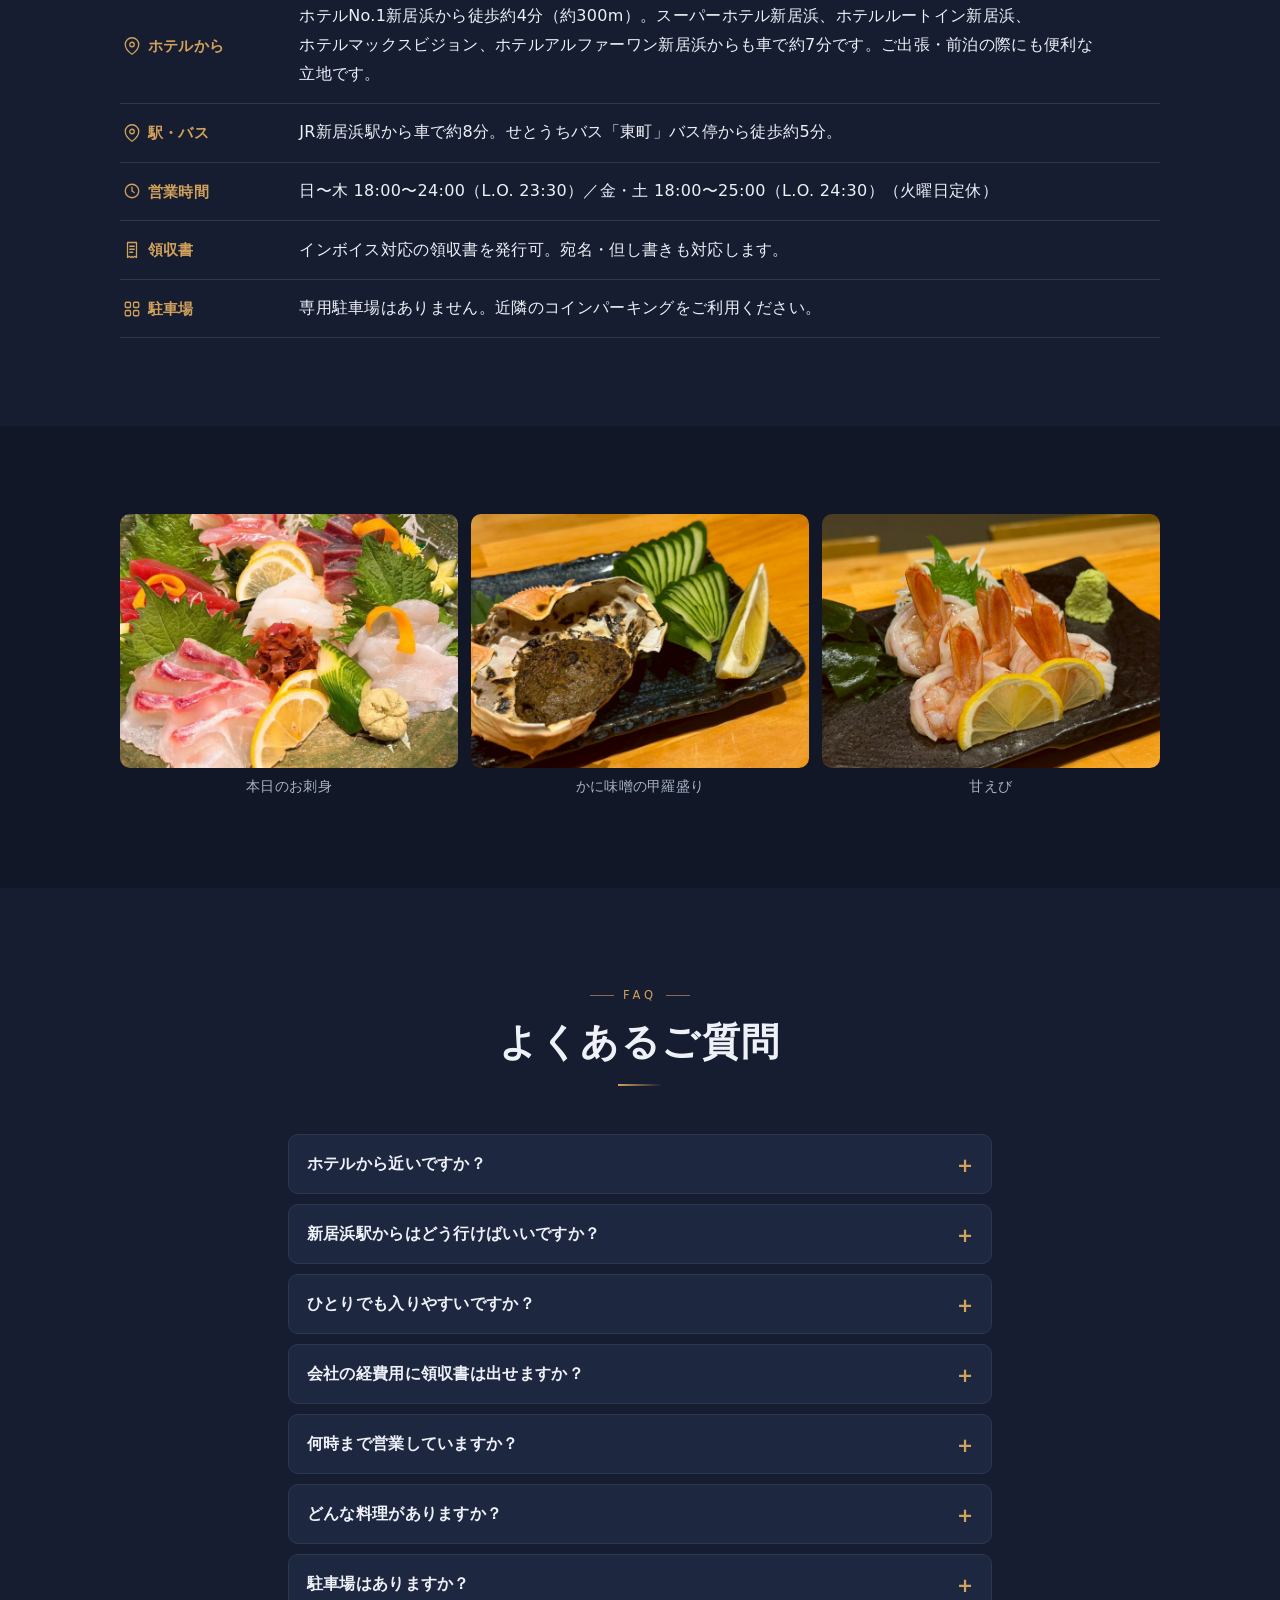
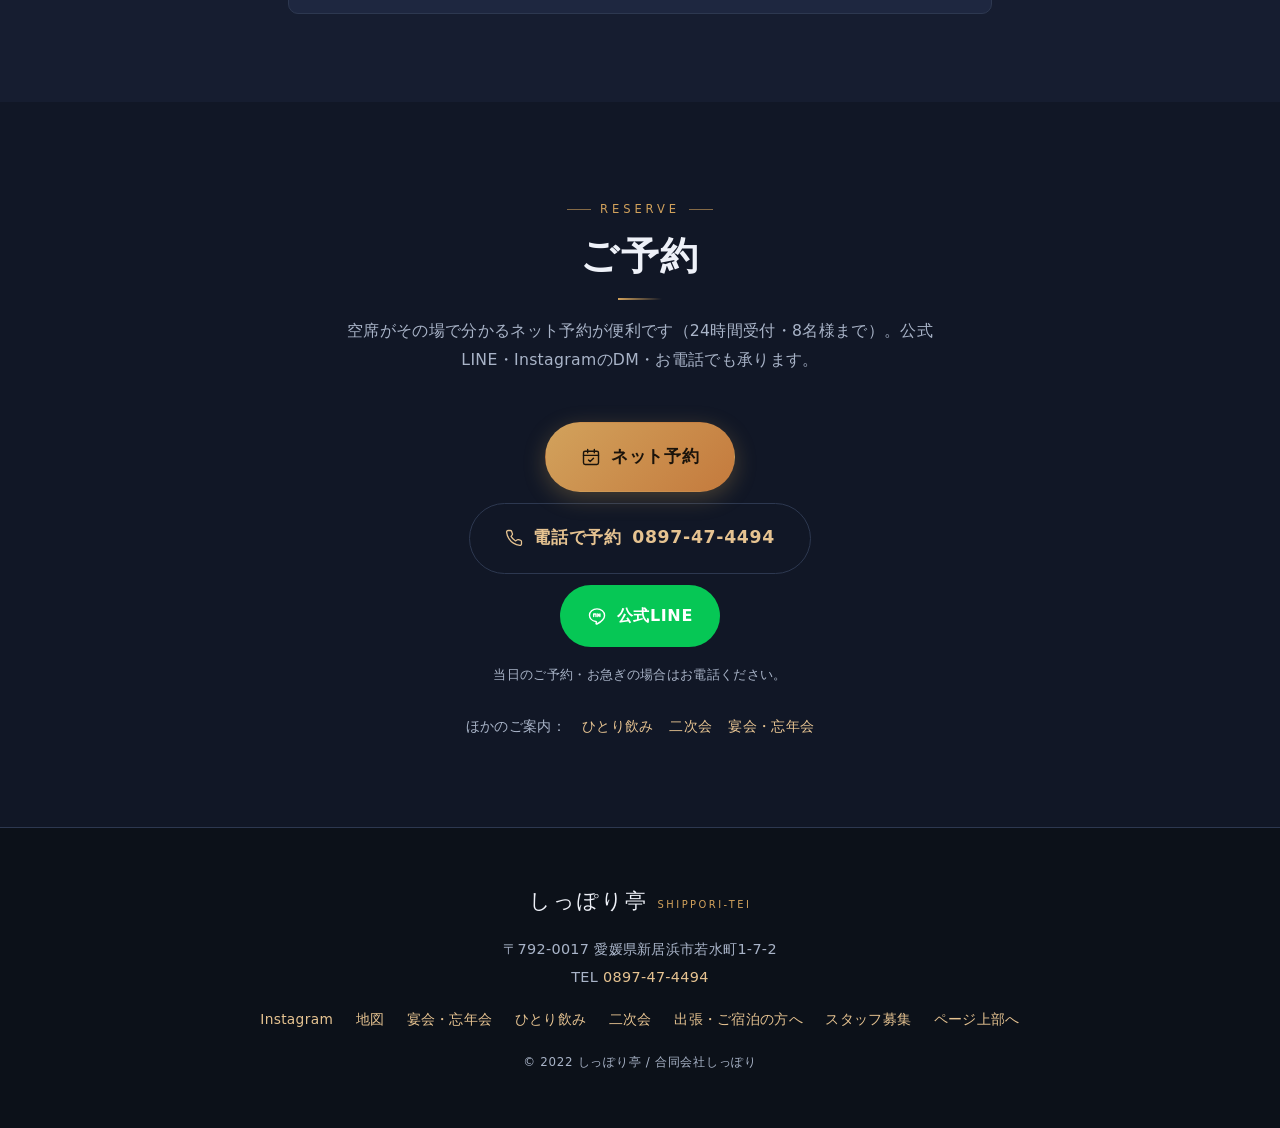
<file: shucchou/index.html>
<!DOCTYPE html><html lang="ja"> <head><script>(function(){try{if('IntersectionObserver' in window&&!matchMedia('(prefers-reduced-motion: reduce)').matches)document.documentElement.classList.add('rv');}catch(e){}})();</script><meta charset="utf-8"><meta name="viewport" content="width=device-width, initial-scale=1"><title>新居浜に出張・ご宿泊の方へ｜ホテル近くの居酒屋 しっぽり亭</title><meta name="description" content="新居浜への出張・ご宿泊に。「しっぽり亭」はホテルNo.1新居浜から徒歩約4分。おひとり様のカウンター飲み歓迎、インボイス対応の領収書OK。サッポロ黒ラベル(生)と名物だし巻き。日〜木 18:00〜24:00（L.O. 23:30）／金・土 18:00〜25:00（L.O. 24:30）。"><meta name="keywords" content="新居浜 おばんざい, 新居浜 居酒屋, おばんざい居酒屋, 新居浜 カウンター, 新居浜 一人飲み, 新居浜 宴会, 新居浜 個室, サッポロ黒ラベル 生, だし巻き, しっぽり亭, 飲み放題, 歓送迎会"><link rel="canonical" href="https://shipporitei.jp/shucchou/"><meta name="theme-color" content="#111726"><meta name="referrer" content="strict-origin-when-cross-origin"><meta name="format-detection" content="telephone=no"><!-- favicon（しっぽり亭ロゴのマスコット） --><link rel="icon" type="image/png" sizes="32x32" href="/favicon-32.png"><link rel="icon" type="image/png" sizes="512x512" href="/favicon-512.png"><link rel="apple-touch-icon" href="/apple-touch-icon.png"><!-- OGP --><meta property="og:type" content="restaurant.restaurant"><meta property="og:site_name" content="しっぽり亭"><meta property="og:title" content="新居浜に出張・ご宿泊の方へ｜ホテル近くの居酒屋 しっぽり亭"><meta property="og:description" content="新居浜への出張・ご宿泊に。「しっぽり亭」はホテルNo.1新居浜から徒歩約4分。おひとり様のカウンター飲み歓迎、インボイス対応の領収書OK。サッポロ黒ラベル(生)と名物だし巻き。日〜木 18:00〜24:00（L.O. 23:30）／金・土 18:00〜25:00（L.O. 24:30）。"><meta property="og:url" content="https://shipporitei.jp/shucchou/"><meta property="og:image" content="https://shipporitei.jp/images/ogp.png"><meta property="og:locale" content="ja_JP"><!-- Twitter --><meta name="twitter:card" content="summary_large_image"><meta name="twitter:title" content="新居浜に出張・ご宿泊の方へ｜ホテル近くの居酒屋 しっぽり亭"><meta name="twitter:description" content="新居浜への出張・ご宿泊に。「しっぽり亭」はホテルNo.1新居浜から徒歩約4分。おひとり様のカウンター飲み歓迎、インボイス対応の領収書OK。サッポロ黒ラベル(生)と名物だし巻き。日〜木 18:00〜24:00（L.O. 23:30）／金・土 18:00〜25:00（L.O. 24:30）。"><meta name="twitter:image" content="https://shipporitei.jp/images/ogp.png"><!-- 構造化データ（'<' をエスケープして </script> 早期終了を防ぐ多層防御） --><script type="application/ld+json">{"@context":"https://schema.org","@type":"Restaurant","@id":"https://shipporitei.jp/#restaurant","name":"しっぽり亭","url":"https://shipporitei.jp/","description":"新居浜市若水町のおばんざい居酒屋「しっぽり亭」。掘りごたつの個室（8名様）と半個室、最大36名の宴会・25名様〜貸切。サッポロ黒ラベル(生)に名物だし巻き、おひとり様のカウンター飲みも歓迎。宴会コース・飲み放題、インボイス対応の領収書・請求書。火曜定休。ネット予約は24時間受付、お電話は0897-47-4494。","image":"https://shipporitei.jp/images/ogp.png","telephone":"0897-47-4494","servesCuisine":["居酒屋","家庭料理","おばんざい","海鮮"],"priceRange":"¥¥","acceptsReservations":"https://yoyaku.shipporitei.jp/yoyaku","maximumAttendeeCapacity":36,"amenityFeature":[{"@type":"LocationFeatureSpecification","name":"団体宴会：最大36名（全席を一体利用して団体対応可）","value":true},{"@type":"LocationFeatureSpecification","name":"貸切：25名様〜貸切可。フロア一体で最大36名まで。歓送迎会・忘新年会など、お店まるごとのご利用も歓迎です。日程・人数はお電話でご相談ください。","value":true},{"@type":"LocationFeatureSpecification","name":"お席：掘りごたつの個室（8名様）・半個室テーブル席（6名様）×3・カウンター10席","value":true},{"@type":"LocationFeatureSpecification","name":"宴会コース：6,000円〜(税込)/おひとり（90分飲み放題付き）","value":true},{"@type":"LocationFeatureSpecification","name":"領収書・請求書：インボイス対応の領収書を発行可。宛名・但し書きも対応します。","value":true},{"@type":"LocationFeatureSpecification","name":"喫煙：店内全席喫煙可","value":true},{"@type":"LocationFeatureSpecification","name":"駐車場：専用駐車場はありません。近隣のコインパーキングをご利用ください。","value":true}],"address":{"@type":"PostalAddress","streetAddress":"若水町1-7-2","addressLocality":"新居浜市","addressRegion":"愛媛県","postalCode":"792-0017","addressCountry":"JP"},"geo":{"@type":"GeoCoordinates","latitude":"33.9654593","longitude":"133.2795024"},"openingHoursSpecification":[{"@type":"OpeningHoursSpecification","dayOfWeek":["Sunday","Monday","Wednesday","Thursday"],"opens":"18:00","closes":"00:00"},{"@type":"OpeningHoursSpecification","dayOfWeek":["Friday","Saturday"],"opens":"18:00","closes":"01:00"}],"sameAs":["https://www.instagram.com/shipporitei/"],"hasMenu":"https://shipporitei.jp/#menu"}</script><!-- Googleアナリティクス(GA4)：site.json の 解析.gaMeasurementId 設定時のみ出力 --><script async src="https://www.googletagmanager.com/gtag/js?id=G-EYK1K6LV85"></script><script>window.dataLayer=window.dataLayer||[];function gtag(){dataLayer.push(arguments);}gtag('js',new Date());gtag('config','G-EYK1K6LV85');</script><script>document.addEventListener('click',function(e){var a=e.target&&e.target.closest&&e.target.closest('a[href]');if(!a||typeof window.gtag!=='function')return;var h=a.getAttribute('href')||'';var ev=null;if(h.indexOf('tel:')===0)ev='tel_click';else if(/instagram\.com/i.test(h))ev='instagram_click';else if(/(line\.me|lin\.ee|liff\.line)/i.test(h))ev='line_click';else if(/(maps\.google|google\.[^/]+\/maps|maps\.app\.goo)/i.test(h))ev='map_click';else if(/yoyaku\.shipporitei\.jp/i.test(h)||/^\/reserve\/?$/.test(h))ev='reserve_click';if(ev)window.gtag('event',ev,{link_url:h,transport_type:'beacon'});},true);</script><link rel="stylesheet" href="/assets/BottomNav.DHSSGHLx.css">
<style>.bp[data-astro-cid-5nebczc7]{list-style:none;margin:0 auto;padding:0;max-width:900px;display:grid;grid-template-columns:repeat(2,1fr);gap:1px;background:var(--line);border-top:1px solid var(--line);border-bottom:1px solid var(--line)}.bp__item[data-astro-cid-5nebczc7]{background:var(--bg);min-width:0;display:flex;flex-direction:column;align-items:center;text-align:center;padding:1.5rem .6rem 1.4rem;gap:.35rem}.section--alt .bp__item[data-astro-cid-5nebczc7]{background:var(--bg-2)}.bp__big[data-astro-cid-5nebczc7]{font-family:var(--font-serif);font-weight:600;font-size:clamp(1.9rem,7vw,2.6rem);line-height:1.1;letter-spacing:.02em;color:var(--gold-soft)}.bp__name[data-astro-cid-5nebczc7]{font-size:.98rem;font-weight:600;color:var(--text);line-height:1.5}.bp__sub[data-astro-cid-5nebczc7]{font-size:.78rem;color:var(--text-dim);line-height:1.5}@media(min-width:760px){.bp[data-astro-cid-5nebczc7]{grid-template-columns:repeat(3,1fr)}.bp__item[data-astro-cid-5nebczc7]{padding:2rem 1rem 1.8rem}}
.lp-hero[data-astro-cid-ogf5ymiv]{padding:clamp(4rem,14vw,7rem) var(--pad) clamp(3rem,10vw,4.5rem);background:linear-gradient(180deg,#0a0e18c2,#0a0e18e6),var(--img) center / cover no-repeat;border-bottom:1px solid var(--line);text-align:center}.lp-hero__kicker[data-astro-cid-ogf5ymiv]{margin:0;letter-spacing:.4em;font-size:.78rem;color:var(--gold)}.lp-hero__title[data-astro-cid-ogf5ymiv]{margin:.4rem 0 .8rem;font-family:var(--font-serif);font-size:clamp(1.9rem,7.5vw,3.2rem);letter-spacing:.08em;color:var(--gold-soft)}.lp-hero__catch[data-astro-cid-ogf5ymiv]{margin:0;font-family:var(--font-serif);font-size:clamp(1.05rem,3.6vw,1.35rem)}.lp-hero__lead[data-astro-cid-ogf5ymiv]{margin:.8rem auto 0;max-width:38rem;color:var(--text-dim);line-height:1.9}.lp-hero__badges[data-astro-cid-ogf5ymiv]{list-style:none;padding:0;margin:1.3rem 0 0;display:flex;flex-wrap:wrap;justify-content:center;gap:.5rem}.lp-hero__badges[data-astro-cid-ogf5ymiv] li[data-astro-cid-ogf5ymiv]{padding:.35em .9em;border-radius:999px;font-size:.84rem;font-weight:700;border:1px solid var(--gold);color:var(--gold-soft);background:#d2a25c14}.lp-hero__cta[data-astro-cid-ogf5ymiv]{margin-top:1.6rem;display:flex;flex-wrap:wrap;gap:.7rem;justify-content:center}.lp-sub[data-astro-cid-ogf5ymiv]{font-size:.72em;font-weight:600;opacity:.85}.btn--line[data-astro-cid-ogf5ymiv]{background:#06c755;color:#fff}.btn--line[data-astro-cid-ogf5ymiv]:hover{background:#05b14c;color:#fff}.lp-facts[data-astro-cid-ogf5ymiv]{margin:0;border-top:1px solid var(--line)}.lp-facts__row[data-astro-cid-ogf5ymiv]{display:grid;gap:.2rem;padding:.9rem .2rem;border-bottom:1px solid var(--line)}@media(min-width:640px){.lp-facts__row[data-astro-cid-ogf5ymiv]{grid-template-columns:10rem 1fr;gap:1rem}}.lp-facts[data-astro-cid-ogf5ymiv] dt[data-astro-cid-ogf5ymiv]{display:flex;align-items:center;gap:.4rem;color:var(--gold);font-weight:700;font-size:.92rem}.lp-facts[data-astro-cid-ogf5ymiv] dd[data-astro-cid-ogf5ymiv]{margin:0;line-height:1.8;min-width:0;overflow-wrap:anywhere}.lp-photos[data-astro-cid-ogf5ymiv]{display:grid;gap:.8rem;grid-template-columns:1fr}@media(min-width:640px){.lp-photos[data-astro-cid-ogf5ymiv]{grid-template-columns:repeat(3,1fr)}}.lp-photos[data-astro-cid-ogf5ymiv] figure[data-astro-cid-ogf5ymiv]{margin:0}.lp-photos[data-astro-cid-ogf5ymiv] img[data-astro-cid-ogf5ymiv]{width:100%;aspect-ratio:4 / 3;object-fit:cover;border-radius:var(--radius);display:block}.lp-photos[data-astro-cid-ogf5ymiv] figcaption[data-astro-cid-ogf5ymiv]{margin-top:.4rem;font-size:.86rem;color:var(--text-dim);text-align:center}.lp-faq[data-astro-cid-ogf5ymiv]{max-width:44rem;margin-inline:auto;display:grid;gap:.6rem}.lp-faq[data-astro-cid-ogf5ymiv] details[data-astro-cid-ogf5ymiv]{background:var(--bg-3);border:1px solid var(--line);border-radius:var(--radius);padding:.9rem 1.1rem}.lp-faq[data-astro-cid-ogf5ymiv] summary[data-astro-cid-ogf5ymiv]{cursor:pointer;font-weight:700;list-style:none;position:relative;padding-right:1.6rem}.lp-faq[data-astro-cid-ogf5ymiv] summary[data-astro-cid-ogf5ymiv]::-webkit-details-marker{display:none}.lp-faq[data-astro-cid-ogf5ymiv] summary[data-astro-cid-ogf5ymiv]:after{content:"+";position:absolute;right:0;top:-.05em;color:var(--gold);font-size:1.2rem}.lp-faq[data-astro-cid-ogf5ymiv] details[data-astro-cid-ogf5ymiv][open] summary[data-astro-cid-ogf5ymiv]:after{content:"−"}.lp-faq[data-astro-cid-ogf5ymiv] p[data-astro-cid-ogf5ymiv]{margin:.7rem 0 0;line-height:1.85;color:var(--text-dim)}.lp-contact__btns[data-astro-cid-ogf5ymiv]{display:flex;flex-direction:column;gap:.7rem;align-items:center}.lp-note[data-astro-cid-ogf5ymiv]{margin:1rem auto 0;max-width:34rem;font-size:.82rem;color:var(--text-dim);text-align:center}.lp-related[data-astro-cid-ogf5ymiv]{margin:1.6rem auto 0;display:flex;flex-wrap:wrap;justify-content:center;gap:.4rem 1rem;font-size:.88rem;color:var(--text-dim)}
</style></head> <body> <!-- ページ最上部アンカー。sticky なヘッダーに #top を付けると「常に表示中」と判定され
         スクロールしないため、非sticky の先頭センチネルを置く。 --> <span id="top" aria-hidden="true"></span>  <header class="hdr" data-astro-cid-3ef6ksr2> <div class="hdr__inner" data-astro-cid-3ef6ksr2> <a class="hdr__brand" href="/" data-astro-cid-3ef6ksr2> <img class="hdr__logo" src="/images/logo-mark.png" alt="" width="40" height="40" decoding="async" data-astro-cid-3ef6ksr2> <span class="hdr__words" data-astro-cid-3ef6ksr2> <span class="hdr__name" data-astro-cid-3ef6ksr2>しっぽり亭</span> <span class="hdr__roman" data-astro-cid-3ef6ksr2>Shippori-tei</span> </span> </a> <nav class="hdr__nav" aria-label="メインメニュー" data-astro-cid-3ef6ksr2> <a href="/#banquet" data-astro-cid-3ef6ksr2>宴会・コース</a> <a href="/#menu" data-astro-cid-3ef6ksr2>メニュー</a> <a href="/#access" data-astro-cid-3ef6ksr2>アクセス</a> <a href="/#reserve" data-astro-cid-3ef6ksr2>ご予約</a> <a href="/recruit" data-astro-cid-3ef6ksr2>採用情報</a> </nav> <a class="hdr__tel" href="tel:0897474494" aria-label="電話で予約 0897-47-4494" data-astro-cid-3ef6ksr2> <span class="hdr__tel-ico" data-astro-cid-3ef6ksr2><svg xmlns="http://www.w3.org/2000/svg" width="18" height="18" viewBox="0 0 24 24" fill="none" stroke="currentColor" stroke-width="1.7" stroke-linecap="round" stroke-linejoin="round" role="presentation" aria-hidden="true"><path d="M22 16.92v3a2 2 0 0 1-2.18 2 19.79 19.79 0 0 1-8.63-3.07 19.5 19.5 0 0 1-6-6 19.79 19.79 0 0 1-3.07-8.67A2 2 0 0 1 4.11 2h3a2 2 0 0 1 2 1.72c.13.81.36 1.6.7 2.34a2 2 0 0 1-.45 2.11L8.09 9.91a16 16 0 0 0 6 6l1.74-1.27a2 2 0 0 1 2.11-.45c.74.34 1.53.57 2.34.7A2 2 0 0 1 22 16.92z"/></svg></span> <span class="hdr__tel-num" data-astro-cid-3ef6ksr2>0897-47-4494</span> </a> </div> </header> <main data-astro-cid-ogf5ymiv> <script type="application/ld+json">{"@context":"https://schema.org","@type":"FAQPage","mainEntity":[{"@type":"Question","name":"ホテルから近いですか？","acceptedAnswer":{"@type":"Answer","text":"ホテルNo.1新居浜から徒歩約4分（約300m）。スーパーホテル新居浜、ホテルルートイン新居浜、ホテルマックスビジョン、ホテルアルファーワン新居浜からも車で約7分です。ご出張・前泊の際にも便利な立地です。"}},{"@type":"Question","name":"新居浜駅からはどう行けばいいですか？","acceptedAnswer":{"@type":"Answer","text":"JR新居浜駅から車で約8分。せとうちバス「東町」バス停から徒歩約5分。"}},{"@type":"Question","name":"ひとりでも入りやすいですか？","acceptedAnswer":{"@type":"Answer","text":"はい、おひとり様大歓迎です。カウンター10席があり、出張先でもひとりで気兼ねなく過ごせます。"}},{"@type":"Question","name":"会社の経費用に領収書は出せますか？","acceptedAnswer":{"@type":"Answer","text":"インボイス対応の領収書を発行可。宛名・但し書きも対応します。"}},{"@type":"Question","name":"何時まで営業していますか？","acceptedAnswer":{"@type":"Answer","text":"日〜木 18:00〜24:00（L.O. 23:30）／金・土 18:00〜25:00（L.O. 24:30）。定休日は火曜日です。"}},{"@type":"Question","name":"どんな料理がありますか？","acceptedAnswer":{"@type":"Answer","text":"名物のだし巻きと日替わりのおばんざい、市場の旬を仕入れた本日のお刺身などをご用意しています。"}},{"@type":"Question","name":"駐車場はありますか？","acceptedAnswer":{"@type":"Answer","text":"専用駐車場はありません。近隣のコインパーキングをご利用ください。"}}]}</script> <script type="application/ld+json">{"@context":"https://schema.org","@type":"BreadcrumbList","itemListElement":[{"@type":"ListItem","position":1,"name":"しっぽり亭","item":"https://shipporitei.jp/"},{"@type":"ListItem","position":2,"name":"出張・ご宿泊の方へ","item":"https://shipporitei.jp/shucchou/"}]}</script> <section class="lp-hero" style="--img:url(/images/gallery-gaikan-yoru.jpg)" data-astro-cid-ogf5ymiv> <div class="container lp-hero__inner" data-astro-cid-ogf5ymiv> <p class="lp-hero__kicker" data-astro-cid-ogf5ymiv>FOR TRAVELERS</p> <h1 class="lp-hero__title" data-astro-cid-ogf5ymiv>出張・ご宿泊の方へ</h1> <p class="lp-hero__catch" data-astro-cid-ogf5ymiv>ホテルに荷物を置いたら、ふらっと一杯。</p> <p class="lp-hero__lead" data-astro-cid-ogf5ymiv>ホテルNo.1新居浜から徒歩約4分。おひとり様のカウンター飲み歓迎、経費精算用の領収書も出せます。</p> <ul class="lp-hero__badges" data-astro-cid-ogf5ymiv><li data-astro-cid-ogf5ymiv>ホテルNo.1新居浜から徒歩約4分</li><li data-astro-cid-ogf5ymiv>おひとり様歓迎</li><li data-astro-cid-ogf5ymiv>インボイス対応の領収書</li><li data-astro-cid-ogf5ymiv>金・土は25時まで</li></ul> <div class="lp-hero__cta" data-astro-cid-ogf5ymiv> <a class="btn btn--primary btn--lg" href="https://yoyaku.shipporitei.jp/yoyaku" data-astro-cid-ogf5ymiv> <svg xmlns="http://www.w3.org/2000/svg" width="20" height="20" viewBox="0 0 24 24" fill="none" stroke="currentColor" stroke-width="1.7" stroke-linecap="round" stroke-linejoin="round" role="presentation" aria-hidden="true"><rect x="3" y="5" width="18" height="16" rx="2"/><path d="M8 3v4M16 3v4M3 10h18"/><path d="M9 15.5l2 2 4-4"/></svg> <span data-astro-cid-ogf5ymiv>ネット予約</span> <span class="lp-sub" data-astro-cid-ogf5ymiv>空席がすぐ分かる・24時間受付</span> </a> <a class="btn btn--ghost btn--lg" href="tel:0897474494" data-astro-cid-ogf5ymiv> <svg xmlns="http://www.w3.org/2000/svg" width="18" height="18" viewBox="0 0 24 24" fill="none" stroke="currentColor" stroke-width="1.7" stroke-linecap="round" stroke-linejoin="round" role="presentation" aria-hidden="true"><path d="M22 16.92v3a2 2 0 0 1-2.18 2 19.79 19.79 0 0 1-8.63-3.07 19.5 19.5 0 0 1-6-6 19.79 19.79 0 0 1-3.07-8.67A2 2 0 0 1 4.11 2h3a2 2 0 0 1 2 1.72c.13.81.36 1.6.7 2.34a2 2 0 0 1-.45 2.11L8.09 9.91a16 16 0 0 0 6 6l1.74-1.27a2 2 0 0 1 2.11-.45c.74.34 1.53.57 2.34.7A2 2 0 0 1 22 16.92z"/></svg> <span data-astro-cid-ogf5ymiv>電話</span> <span class="btn__phone-num" data-astro-cid-ogf5ymiv>0897-47-4494</span> </a> </div> </div> </section> <section class="section" data-astro-cid-ogf5ymiv> <div class="container" data-astro-cid-ogf5ymiv> <div class="section__head" data-astro-cid-ogf5ymiv> <p class="section__kicker" data-astro-cid-ogf5ymiv>POINT</p> <h2 class="section__title" data-astro-cid-ogf5ymiv>しっぽり亭のここがいい</h2> </div> <ul class="bp" data-astro-cid-5nebczc7> <li class="bp__item" data-astro-cid-5nebczc7> <span class="bp__big" data-astro-cid-5nebczc7>約4分</span> <span class="bp__name" data-astro-cid-5nebczc7>ホテルから徒歩</span> <span class="bp__sub" data-astro-cid-5nebczc7>ホテルNo.1新居浜から</span> </li><li class="bp__item" data-astro-cid-5nebczc7> <span class="bp__big" data-astro-cid-5nebczc7>10席</span> <span class="bp__name" data-astro-cid-5nebczc7>カウンター</span> <span class="bp__sub" data-astro-cid-5nebczc7>ひとりでも気軽に</span> </li><li class="bp__item" data-astro-cid-5nebczc7> <span class="bp__big" data-astro-cid-5nebczc7>領収書</span> <span class="bp__name" data-astro-cid-5nebczc7>経費精算OK</span> <span class="bp__sub" data-astro-cid-5nebczc7>インボイス対応</span> </li><li class="bp__item" data-astro-cid-5nebczc7> <span class="bp__big" data-astro-cid-5nebczc7>生</span> <span class="bp__name" data-astro-cid-5nebczc7>サッポロ黒ラベル</span> <span class="bp__sub" data-astro-cid-5nebczc7>新居浜ではめずらしい生</span> </li><li class="bp__item" data-astro-cid-5nebczc7> <span class="bp__big" data-astro-cid-5nebczc7>名物</span> <span class="bp__name" data-astro-cid-5nebczc7>だし巻き</span> <span class="bp__sub" data-astro-cid-5nebczc7>日替わりのおばんざいも</span> </li><li class="bp__item" data-astro-cid-5nebczc7> <span class="bp__big" data-astro-cid-5nebczc7>24時</span> <span class="bp__name" data-astro-cid-5nebczc7>遅くまで営業</span> <span class="bp__sub" data-astro-cid-5nebczc7>金・土は25時まで</span> </li> </ul> </div> </section> <section class="section section--alt" data-astro-cid-ogf5ymiv> <div class="container" data-astro-cid-ogf5ymiv> <div class="section__head" data-astro-cid-ogf5ymiv> <p class="section__kicker" data-astro-cid-ogf5ymiv>INFO</p> <h2 class="section__title" data-astro-cid-ogf5ymiv>ご案内</h2> </div> <dl class="lp-facts" data-astro-cid-ogf5ymiv> <div class="lp-facts__row" data-astro-cid-ogf5ymiv> <dt data-astro-cid-ogf5ymiv><svg xmlns="http://www.w3.org/2000/svg" width="18" height="18" viewBox="0 0 24 24" fill="none" stroke="currentColor" stroke-width="1.7" stroke-linecap="round" stroke-linejoin="round" role="presentation" aria-hidden="true"><path d="M21 10c0 7-9 13-9 13s-9-6-9-13a9 9 0 0 1 18 0z"/><circle cx="12" cy="10" r="3"/></svg> 住所</dt> <dd data-astro-cid-ogf5ymiv>〒792-0017 愛媛県新居浜市若水町1-7-2</dd> </div><div class="lp-facts__row" data-astro-cid-ogf5ymiv> <dt data-astro-cid-ogf5ymiv><svg xmlns="http://www.w3.org/2000/svg" width="18" height="18" viewBox="0 0 24 24" fill="none" stroke="currentColor" stroke-width="1.7" stroke-linecap="round" stroke-linejoin="round" role="presentation" aria-hidden="true"><path d="M21 10c0 7-9 13-9 13s-9-6-9-13a9 9 0 0 1 18 0z"/><circle cx="12" cy="10" r="3"/></svg> ホテルから</dt> <dd data-astro-cid-ogf5ymiv>ホテルNo.1新居浜から徒歩約4分（約300m）。スーパーホテル新居浜、ホテルルートイン新居浜、ホテルマックスビジョン、ホテルアルファーワン新居浜からも車で約7分です。ご出張・前泊の際にも便利な立地です。</dd> </div><div class="lp-facts__row" data-astro-cid-ogf5ymiv> <dt data-astro-cid-ogf5ymiv><svg xmlns="http://www.w3.org/2000/svg" width="18" height="18" viewBox="0 0 24 24" fill="none" stroke="currentColor" stroke-width="1.7" stroke-linecap="round" stroke-linejoin="round" role="presentation" aria-hidden="true"><path d="M21 10c0 7-9 13-9 13s-9-6-9-13a9 9 0 0 1 18 0z"/><circle cx="12" cy="10" r="3"/></svg> 駅・バス</dt> <dd data-astro-cid-ogf5ymiv>JR新居浜駅から車で約8分。せとうちバス「東町」バス停から徒歩約5分。</dd> </div><div class="lp-facts__row" data-astro-cid-ogf5ymiv> <dt data-astro-cid-ogf5ymiv><svg xmlns="http://www.w3.org/2000/svg" width="18" height="18" viewBox="0 0 24 24" fill="none" stroke="currentColor" stroke-width="1.7" stroke-linecap="round" stroke-linejoin="round" role="presentation" aria-hidden="true"><circle cx="12" cy="12" r="9"/><path d="M12 7v5l3 2"/></svg> 営業時間</dt> <dd data-astro-cid-ogf5ymiv>日〜木 18:00〜24:00（L.O. 23:30）／金・土 18:00〜25:00（L.O. 24:30）（火曜日定休）</dd> </div><div class="lp-facts__row" data-astro-cid-ogf5ymiv> <dt data-astro-cid-ogf5ymiv><svg xmlns="http://www.w3.org/2000/svg" width="18" height="18" viewBox="0 0 24 24" fill="none" stroke="currentColor" stroke-width="1.7" stroke-linecap="round" stroke-linejoin="round" role="presentation" aria-hidden="true"><path d="M6 2h12v20l-2.2-1.5L13.5 22 12 20.5 10.5 22 8.2 20.5 6 22z"/><path d="M9 7h6M9 11h6M9 15h4"/></svg> 領収書</dt> <dd data-astro-cid-ogf5ymiv>インボイス対応の領収書を発行可。宛名・但し書きも対応します。</dd> </div><div class="lp-facts__row" data-astro-cid-ogf5ymiv> <dt data-astro-cid-ogf5ymiv><svg xmlns="http://www.w3.org/2000/svg" width="18" height="18" viewBox="0 0 24 24" fill="none" stroke="currentColor" stroke-width="1.7" stroke-linecap="round" stroke-linejoin="round" role="presentation" aria-hidden="true"><rect x="3" y="3" width="7" height="7" rx="1.5"/><rect x="14" y="3" width="7" height="7" rx="1.5"/><rect x="3" y="14" width="7" height="7" rx="1.5"/><rect x="14" y="14" width="7" height="7" rx="1.5"/></svg> 駐車場</dt> <dd data-astro-cid-ogf5ymiv>専用駐車場はありません。近隣のコインパーキングをご利用ください。</dd> </div> </dl> </div> </section> <section class="section" data-astro-cid-ogf5ymiv> <div class="container" data-astro-cid-ogf5ymiv> <div class="lp-photos" data-astro-cid-ogf5ymiv> <figure data-astro-cid-ogf5ymiv><img src="/images/menu-sashimi.jpg" alt="本日のお刺身" loading="lazy" decoding="async" data-astro-cid-ogf5ymiv><figcaption data-astro-cid-ogf5ymiv>本日のお刺身</figcaption></figure><figure data-astro-cid-ogf5ymiv><img src="/images/menu-kanimiso.jpg" alt="かに味噌の甲羅盛り" loading="lazy" decoding="async" data-astro-cid-ogf5ymiv><figcaption data-astro-cid-ogf5ymiv>かに味噌の甲羅盛り</figcaption></figure><figure data-astro-cid-ogf5ymiv><img src="/images/gallery-amaebi.jpg" alt="甘えび" loading="lazy" decoding="async" data-astro-cid-ogf5ymiv><figcaption data-astro-cid-ogf5ymiv>甘えび</figcaption></figure> </div> </div> </section> <section class="section section--alt" data-astro-cid-ogf5ymiv> <div class="container" data-astro-cid-ogf5ymiv> <div class="section__head" data-astro-cid-ogf5ymiv> <p class="section__kicker" data-astro-cid-ogf5ymiv>FAQ</p> <h2 class="section__title" data-astro-cid-ogf5ymiv>よくあるご質問</h2> </div> <div class="lp-faq" data-astro-cid-ogf5ymiv> <details data-astro-cid-ogf5ymiv> <summary data-astro-cid-ogf5ymiv>ホテルから近いですか？</summary> <p data-astro-cid-ogf5ymiv>ホテルNo.1新居浜から徒歩約4分（約300m）。スーパーホテル新居浜、ホテルルートイン新居浜、ホテルマックスビジョン、ホテルアルファーワン新居浜からも車で約7分です。ご出張・前泊の際にも便利な立地です。</p> </details><details data-astro-cid-ogf5ymiv> <summary data-astro-cid-ogf5ymiv>新居浜駅からはどう行けばいいですか？</summary> <p data-astro-cid-ogf5ymiv>JR新居浜駅から車で約8分。せとうちバス「東町」バス停から徒歩約5分。</p> </details><details data-astro-cid-ogf5ymiv> <summary data-astro-cid-ogf5ymiv>ひとりでも入りやすいですか？</summary> <p data-astro-cid-ogf5ymiv>はい、おひとり様大歓迎です。カウンター10席があり、出張先でもひとりで気兼ねなく過ごせます。</p> </details><details data-astro-cid-ogf5ymiv> <summary data-astro-cid-ogf5ymiv>会社の経費用に領収書は出せますか？</summary> <p data-astro-cid-ogf5ymiv>インボイス対応の領収書を発行可。宛名・但し書きも対応します。</p> </details><details data-astro-cid-ogf5ymiv> <summary data-astro-cid-ogf5ymiv>何時まで営業していますか？</summary> <p data-astro-cid-ogf5ymiv>日〜木 18:00〜24:00（L.O. 23:30）／金・土 18:00〜25:00（L.O. 24:30）。定休日は火曜日です。</p> </details><details data-astro-cid-ogf5ymiv> <summary data-astro-cid-ogf5ymiv>どんな料理がありますか？</summary> <p data-astro-cid-ogf5ymiv>名物のだし巻きと日替わりのおばんざい、市場の旬を仕入れた本日のお刺身などをご用意しています。</p> </details><details data-astro-cid-ogf5ymiv> <summary data-astro-cid-ogf5ymiv>駐車場はありますか？</summary> <p data-astro-cid-ogf5ymiv>専用駐車場はありません。近隣のコインパーキングをご利用ください。</p> </details> </div> </div> </section> <section class="section" id="contact" data-astro-cid-ogf5ymiv> <div class="container lp-contact" data-astro-cid-ogf5ymiv> <div class="section__head" data-astro-cid-ogf5ymiv> <p class="section__kicker" data-astro-cid-ogf5ymiv>RESERVE</p> <h2 class="section__title" data-astro-cid-ogf5ymiv>ご予約</h2> <p class="section__lead" data-astro-cid-ogf5ymiv>空席がその場で分かるネット予約が便利です（24時間受付・8名様まで）。公式LINE・InstagramのDM・お電話でも承ります。</p> </div> <div class="lp-contact__btns" data-astro-cid-ogf5ymiv> <a class="btn btn--primary btn--lg" href="https://yoyaku.shipporitei.jp/yoyaku" data-astro-cid-ogf5ymiv> <svg xmlns="http://www.w3.org/2000/svg" width="20" height="20" viewBox="0 0 24 24" fill="none" stroke="currentColor" stroke-width="1.7" stroke-linecap="round" stroke-linejoin="round" role="presentation" aria-hidden="true"><rect x="3" y="5" width="18" height="16" rx="2"/><path d="M8 3v4M16 3v4M3 10h18"/><path d="M9 15.5l2 2 4-4"/></svg> <span data-astro-cid-ogf5ymiv>ネット予約</span> </a> <a class="btn btn--ghost btn--lg" href="tel:0897474494" data-astro-cid-ogf5ymiv> <svg xmlns="http://www.w3.org/2000/svg" width="18" height="18" viewBox="0 0 24 24" fill="none" stroke="currentColor" stroke-width="1.7" stroke-linecap="round" stroke-linejoin="round" role="presentation" aria-hidden="true"><path d="M22 16.92v3a2 2 0 0 1-2.18 2 19.79 19.79 0 0 1-8.63-3.07 19.5 19.5 0 0 1-6-6 19.79 19.79 0 0 1-3.07-8.67A2 2 0 0 1 4.11 2h3a2 2 0 0 1 2 1.72c.13.81.36 1.6.7 2.34a2 2 0 0 1-.45 2.11L8.09 9.91a16 16 0 0 0 6 6l1.74-1.27a2 2 0 0 1 2.11-.45c.74.34 1.53.57 2.34.7A2 2 0 0 1 22 16.92z"/></svg> <span data-astro-cid-ogf5ymiv>電話で予約</span> <span class="btn__phone-num" data-astro-cid-ogf5ymiv>0897-47-4494</span> </a> <a class="btn btn--line" href="https://line.me/R/ti/p/@663tfcoy" target="_blank" rel="noopener noreferrer" data-astro-cid-ogf5ymiv> <svg xmlns="http://www.w3.org/2000/svg" width="20" height="20" viewBox="0 0 24 24" fill="none" stroke="currentColor" stroke-width="1.7" stroke-linecap="round" stroke-linejoin="round" role="presentation" aria-hidden="true"><path d="M21 11c0-4.2-4-7.6-9-7.6S3 6.8 3 11c0 3.8 3.2 7 7.5 7.6.9.13.8.6.7 1.2l-.2 1.2c-.1.5.3.9.9.6 2.6-1.2 5.5-3.3 7-5.1 1.4-1.5 2.1-3 2.1-4.5z"/><path d="M8 9.5v3M8 9.5h2M15.5 9.5v3M13 9.5v3M13 9.5l2.5 3M10.8 9.5v3" fill="none"/></svg> <span data-astro-cid-ogf5ymiv>公式LINE</span> </a> </div> <p class="lp-note" data-astro-cid-ogf5ymiv>当日のご予約・お急ぎの場合はお電話ください。</p> <nav class="lp-related" aria-label="ほかのご案内" data-astro-cid-ogf5ymiv> <span data-astro-cid-ogf5ymiv>ほかのご案内：</span> <a href="/hitori" data-astro-cid-ogf5ymiv>ひとり飲み</a><a href="/nijikai" data-astro-cid-ogf5ymiv>二次会</a><a href="/enkai" data-astro-cid-ogf5ymiv>宴会・忘年会</a> </nav> </div> </section> </main> <footer class="footer" data-astro-cid-sz7xmlte> <div class="container footer__inner" data-astro-cid-sz7xmlte> <div class="footer__brand" data-astro-cid-sz7xmlte> <span class="footer__name" data-astro-cid-sz7xmlte>しっぽり亭</span> <span class="footer__roman" data-astro-cid-sz7xmlte>Shippori-tei</span> </div> <address class="footer__nap" data-astro-cid-sz7xmlte>
〒792-0017 愛媛県新居浜市若水町1-7-2<br data-astro-cid-sz7xmlte>
TEL <a href="tel:0897474494" data-astro-cid-sz7xmlte>0897-47-4494</a> </address> <div class="footer__links" data-astro-cid-sz7xmlte> <a href="https://www.instagram.com/shipporitei/" target="_blank" rel="noopener noreferrer" data-astro-cid-sz7xmlte>Instagram</a> <a href="https://www.google.com/maps/search/?api=1&amp;query=%E3%81%97%E3%81%A3%E3%81%B7%E3%82%8A%E4%BA%AD+%E6%84%9B%E5%AA%9B%E7%9C%8C%E6%96%B0%E5%B1%85%E6%B5%9C%E5%B8%82%E8%8B%A5%E6%B0%B4%E7%94%BA1-7-2" target="_blank" rel="noopener noreferrer" data-astro-cid-sz7xmlte>地図</a> <a href="/enkai" data-astro-cid-sz7xmlte>宴会・忘年会</a> <a href="/hitori" data-astro-cid-sz7xmlte>ひとり飲み</a> <a href="/nijikai" data-astro-cid-sz7xmlte>二次会</a> <a href="/shucchou" data-astro-cid-sz7xmlte>出張・ご宿泊の方へ</a> <a href="/recruit" data-astro-cid-sz7xmlte>スタッフ募集</a> <a href="#top" data-astro-cid-sz7xmlte>ページ上部へ</a> </div> <p class="footer__copy" data-astro-cid-sz7xmlte>© 2022 しっぽり亭 / 合同会社しっぽり</p> </div> </footer> <nav class="tabbar" aria-label="ページ内メニュー" data-astro-cid-ltxpr5xc> <a class="tabbar__item" href="/enkai" data-astro-cid-ltxpr5xc> <svg xmlns="http://www.w3.org/2000/svg" width="20" height="20" viewBox="0 0 24 24" fill="none" stroke="currentColor" stroke-width="1.7" stroke-linecap="round" stroke-linejoin="round" role="presentation" aria-hidden="true"><path d="M17 21v-2a4 4 0 0 0-4-4H5a4 4 0 0 0-4 4v2"/><circle cx="9" cy="7" r="4"/><path d="M23 21v-2a4 4 0 0 0-3-3.87"/><path d="M16 3.13a4 4 0 0 1 0 7.75"/></svg> <span data-astro-cid-ltxpr5xc>宴会</span> </a><a class="tabbar__item" href="/#menu" data-astro-cid-ltxpr5xc> <svg xmlns="http://www.w3.org/2000/svg" width="20" height="20" viewBox="0 0 24 24" fill="none" stroke="currentColor" stroke-width="1.7" stroke-linecap="round" stroke-linejoin="round" role="presentation" aria-hidden="true"><path d="M5 3v7a2 2 0 0 0 2 2 2 2 0 0 0 2-2V3"/><path d="M7 12v9"/><path d="M18 3c-1.7 0-3 2-3 5s1.3 4 3 4v9"/></svg> <span data-astro-cid-ltxpr5xc>メニュー</span> </a><a class="tabbar__item" href="/#access" data-astro-cid-ltxpr5xc> <svg xmlns="http://www.w3.org/2000/svg" width="20" height="20" viewBox="0 0 24 24" fill="none" stroke="currentColor" stroke-width="1.7" stroke-linecap="round" stroke-linejoin="round" role="presentation" aria-hidden="true"><path d="M21 10c0 7-9 13-9 13s-9-6-9-13a9 9 0 0 1 18 0z"/><circle cx="12" cy="10" r="3"/></svg> <span data-astro-cid-ltxpr5xc>アクセス</span> </a><a class="tabbar__item tabbar__item--strong" href="https://yoyaku.shipporitei.jp/yoyaku" data-astro-cid-ltxpr5xc> <svg xmlns="http://www.w3.org/2000/svg" width="20" height="20" viewBox="0 0 24 24" fill="none" stroke="currentColor" stroke-width="1.7" stroke-linecap="round" stroke-linejoin="round" role="presentation" aria-hidden="true"><rect x="3" y="5" width="18" height="16" rx="2"/><path d="M8 3v4M16 3v4M3 10h18"/><path d="M9 15.5l2 2 4-4"/></svg> <span data-astro-cid-ltxpr5xc>ご予約</span> </a><a class="tabbar__item" href="/recruit" data-astro-cid-ltxpr5xc> <svg xmlns="http://www.w3.org/2000/svg" width="20" height="20" viewBox="0 0 24 24" fill="none" stroke="currentColor" stroke-width="1.7" stroke-linecap="round" stroke-linejoin="round" role="presentation" aria-hidden="true"><path d="M20 21v-2a4 4 0 0 0-4-4H8a4 4 0 0 0-4 4v2"/><circle cx="12" cy="7" r="4"/></svg> <span data-astro-cid-ltxpr5xc>求人</span> </a> </nav>   <script>(function(){var d=document.documentElement;if(!d.classList.contains('rv'))return;var sel='.section__head,.concept__title,.concept__body,.scenes__item,.feat__item,.drinks,.course,.facts__item,.banquet__cta,.ctaband__copy,.ctaband__btns,.menu-card,.gallery__item,.access__info,.access__map,.reserve__card,.ig__post';var els=[].slice.call(document.querySelectorAll(sel));var show=function(){els.forEach(function(e){e.classList.add('is-in');});};var io=new IntersectionObserver(function(es){es.forEach(function(en){if(en.isIntersecting){en.target.classList.add('is-in');io.unobserve(en.target);}});},{rootMargin:'0px 0px -6% 0px',threshold:0.06});els.forEach(function(el){var sib=[].slice.call(el.parentElement.children).filter(function(c){return c.matches(sel);});var i=sib.indexOf(el);el.style.setProperty('--rv-d',Math.min(i,5)*90+'ms');io.observe(el);});window.addEventListener('beforeprint',show);})();</script> </body> </html>
</file>
<file: assets/BottomNav.DHSSGHLx.css>
:root{--bg: #111726;--bg-2: #161d30;--bg-3: #1e2740;--line: #2d3850;--text: #eef1f8;--text-dim: #a9b4c8;--gold: #d2a25c;--gold-soft: #e6c391;--ember: #c47a3d;--seal: #c9603f;--font-serif: "Hiragino Mincho ProN", "Hiragino Mincho Pro", "Yu Mincho", "YuMincho", "Noto Serif JP", "Shippori Mincho", serif;--font-sans: "Hiragino Sans", "Hiragino Kaku Gothic ProN", "Yu Gothic", "YuGothic", "Noto Sans JP", "Meiryo", system-ui, sans-serif;--maxw: 1040px;--pad: clamp(1.1rem, 5vw, 2.5rem);--radius: 10px}*{box-sizing:border-box}html{scroll-behavior:smooth;-webkit-text-size-adjust:100%}body{margin:0;background:var(--bg);color:var(--text);font-family:var(--font-sans);font-size:16px;line-height:1.85;letter-spacing:.02em;-webkit-font-smoothing:antialiased;text-rendering:optimizeLegibility}img{max-width:100%;height:auto;display:block}a{color:var(--gold-soft);text-decoration:none}a:hover{color:var(--gold)}h1,h2,h3{font-family:var(--font-serif);font-weight:600;line-height:1.4;letter-spacing:.04em}h1,h2,h3,.hero__catch,.hero__sub{text-wrap:balance}:where(h1,h2,h3,p,li,dd,.hero__catch,.hero__sub,.section__lead,.facts__value,.course__detail,.course__price-note){line-break:strict;word-break:auto-phrase}:where(p,.section__lead,.course__detail,.course__price-note){text-wrap:pretty}.section{padding:clamp(3rem,9vw,5.5rem) var(--pad)}.section--alt{background:var(--bg-2)}.container{max-width:var(--maxw);margin-inline:auto}.section__head{text-align:center;margin-bottom:clamp(1.8rem,5vw,3rem)}.section__kicker{display:inline-flex;align-items:center;gap:.8em;font-family:var(--font-sans);font-size:.72rem;letter-spacing:.34em;color:var(--gold);text-transform:uppercase;margin:0 0 .6rem}.section__kicker:before,.section__kicker:after{content:"";width:24px;height:1px;background:var(--gold);opacity:.6}.section__title{font-size:clamp(1.55rem,5.5vw,2.4rem);margin:0;color:var(--text)}.section__title:after{content:"";display:block;width:44px;height:2px;background:linear-gradient(90deg,var(--gold),transparent);margin:.9rem auto 0}.section__lead{margin:1rem auto 0;max-width:38rem;color:var(--text-dim);font-size:.98rem}.btn{display:inline-flex;align-items:center;justify-content:center;flex-wrap:wrap;gap:.3em .6em;padding:.95em 1.6em;border-radius:999px;font-family:var(--font-sans);font-weight:700;font-size:1rem;letter-spacing:.04em;border:1px solid transparent;transition:transform .15s ease,box-shadow .15s ease,background .15s ease;cursor:pointer}.btn--primary{background:linear-gradient(135deg,var(--gold),var(--ember));color:#1a130b;box-shadow:0 6px 22px #d4a85747}.btn--primary:hover{transform:translateY(-2px);color:#1a130b;box-shadow:0 9px 28px #d4a85766}.btn--ghost{background:transparent;color:var(--gold-soft);border-color:var(--line)}.btn--ghost:hover{border-color:var(--gold);color:var(--gold)}.btn--lg{font-size:1.08rem;padding:1.05em 2em}.btn>span{white-space:nowrap}.btn__phone-num{font-variant-numeric:tabular-nums}.card{background:var(--bg-3);border:1px solid var(--line);border-radius:var(--radius);overflow:hidden}.tbc{display:inline-block;font-size:.68rem;font-weight:700;letter-spacing:.06em;color:#ffd9a0;background:#9b3a3147;border:1px dashed var(--seal);border-radius:4px;padding:.05em .5em;vertical-align:middle}.visually-hidden{position:absolute;width:1px;height:1px;padding:0;margin:-1px;overflow:hidden;clip:rect(0 0 0 0);white-space:nowrap;border:0}:focus-visible{outline:2px solid var(--gold);outline-offset:3px}@media(prefers-reduced-motion:reduce){html{scroll-behavior:auto}*{transition:none!important;animation:none!important}}.kanji-mark{font-family:var(--font-serif);color:var(--seal);opacity:.85}html.rv :is(.section__head,.concept__title,.concept__body,.scenes__item,.feat__item,.drinks,.course,.facts__item,.banquet__cta,.ctaband__copy,.ctaband__btns,.menu-card,.gallery__item,.access__info,.access__map,.reserve__card,.ig__post){opacity:0;transform:translateY(28px);transition:opacity .9s cubic-bezier(.2,.65,.2,1) var(--rv-d, 0ms),transform .9s cubic-bezier(.2,.65,.2,1) var(--rv-d, 0ms)}html.rv :is(.section__head,.concept__title,.concept__body,.scenes__item,.feat__item,.drinks,.course,.facts__item,.banquet__cta,.ctaband__copy,.ctaband__btns,.menu-card,.gallery__item,.access__info,.access__map,.reserve__card,.ig__post).is-in{opacity:1;transform:none}html.rv .section__head .section__title:after{width:0;transition:width 1.1s cubic-bezier(.2,.65,.2,1) .35s}html.rv .section__head.is-in .section__title:after{width:44px}html.rv .section__head .section__kicker:before,html.rv .section__head .section__kicker:after{transform:scaleX(0);transition:transform .9s cubic-bezier(.2,.65,.2,1) .2s}html.rv .section__head .section__kicker:before{transform-origin:right center}html.rv .section__head .section__kicker:after{transform-origin:left center}html.rv .section__head.is-in .section__kicker:before,html.rv .section__head.is-in .section__kicker:after{transform:scaleX(1)}.btn--primary{position:relative;overflow:hidden;isolation:isolate}.btn--primary:after{content:"";position:absolute;inset:0;z-index:-1;background:linear-gradient(110deg,transparent 32%,rgba(255,244,222,.45) 50%,transparent 68%);transform:translate(-130%);pointer-events:none}@media(hover:hover){.btn--primary:hover:after{transform:translate(130%);transition:transform .85s ease}}.menu-card__media img{transition:transform .6s ease}@media(hover:hover){.menu-card:hover .menu-card__media img{transform:scale(1.05)}}.hdr[data-astro-cid-3ef6ksr2]{position:sticky;top:0;z-index:50;background:#0d121eeb;backdrop-filter:blur(12px);border-bottom:1px solid var(--line);box-shadow:0 2px 14px #00000047}.hdr__inner[data-astro-cid-3ef6ksr2]{max-width:var(--maxw);margin-inline:auto;display:flex;align-items:center;gap:1rem;padding:.6rem var(--pad)}.hdr__brand[data-astro-cid-3ef6ksr2]{display:flex;align-items:center;gap:.6rem;color:var(--text)}.hdr__logo[data-astro-cid-3ef6ksr2]{width:auto;height:40px;display:block;flex-shrink:0}.hdr__words[data-astro-cid-3ef6ksr2]{display:flex;align-items:baseline;gap:.5rem}.hdr__name[data-astro-cid-3ef6ksr2]{font-family:var(--font-serif);font-size:1.15rem;letter-spacing:.08em;white-space:nowrap}.hdr__roman[data-astro-cid-3ef6ksr2]{font-size:.62rem;letter-spacing:.25em;color:var(--gold-soft);text-transform:uppercase}.hdr__nav[data-astro-cid-3ef6ksr2]{margin-left:auto;display:none;gap:1.6rem;font-size:.92rem}.hdr__nav[data-astro-cid-3ef6ksr2] a[data-astro-cid-3ef6ksr2]{color:var(--text);font-weight:600;letter-spacing:.02em}.hdr__nav[data-astro-cid-3ef6ksr2] a[data-astro-cid-3ef6ksr2]:hover{color:var(--gold)}.hdr__tel[data-astro-cid-3ef6ksr2]{margin-left:auto;display:inline-flex;align-items:center;gap:.4rem;color:var(--text);font-weight:700;font-variant-numeric:tabular-nums}.hdr__tel-num[data-astro-cid-3ef6ksr2]{color:var(--gold-soft);white-space:nowrap}.hdr__tel-ico[data-astro-cid-3ef6ksr2]{color:var(--gold)}@media(max-width:520px){.hdr__roman[data-astro-cid-3ef6ksr2]{display:none}.hdr__logo[data-astro-cid-3ef6ksr2]{height:34px}}@media(min-width:860px){.hdr__nav[data-astro-cid-3ef6ksr2]{display:flex}.hdr__tel[data-astro-cid-3ef6ksr2]{margin-left:0}}.footer[data-astro-cid-sz7xmlte]{background:#0c1119;border-top:1px solid var(--line);padding:clamp(2.4rem,7vw,3.4rem) var(--pad) calc(5.2rem + env(safe-area-inset-bottom))}.footer__inner[data-astro-cid-sz7xmlte]{text-align:center}.footer__brand[data-astro-cid-sz7xmlte]{display:flex;gap:.6rem;align-items:baseline;justify-content:center}.footer__name[data-astro-cid-sz7xmlte]{font-family:var(--font-serif);font-size:1.3rem;letter-spacing:.1em}.footer__roman[data-astro-cid-sz7xmlte]{font-size:.62rem;letter-spacing:.25em;color:var(--gold);text-transform:uppercase}.footer__nap[data-astro-cid-sz7xmlte]{font-style:normal;margin:1rem 0;color:var(--text-dim);font-size:.9rem;line-height:1.9}.footer__links[data-astro-cid-sz7xmlte]{display:flex;flex-wrap:wrap;gap:.6rem 1.4rem;justify-content:center;font-size:.86rem;margin-bottom:1.2rem}.footer__copy[data-astro-cid-sz7xmlte]{font-size:.74rem;color:var(--text-dim);letter-spacing:.06em;margin:0}@media(min-width:860px){.footer[data-astro-cid-sz7xmlte]{padding-bottom:clamp(2.4rem,7vw,3.4rem)}}.tabbar[data-astro-cid-ltxpr5xc]{position:fixed;left:0;right:0;bottom:0;z-index:60;display:flex;gap:.25rem;padding:.35rem .4rem calc(.35rem + env(safe-area-inset-bottom));background:#0d121ef2;backdrop-filter:blur(8px);border-top:1px solid var(--line)}.tabbar__item[data-astro-cid-ltxpr5xc]{flex:1;min-width:0;display:flex;flex-direction:column;align-items:center;gap:.15rem;padding:.4rem .1rem;border-radius:10px;color:var(--text-dim);font-size:.68rem;font-weight:700;letter-spacing:.02em;white-space:nowrap}.tabbar__item[data-astro-cid-ltxpr5xc] svg{color:var(--gold-soft)}.tabbar__item[data-astro-cid-ltxpr5xc]:active{background:#ffffff0f}.tabbar__item--strong[data-astro-cid-ltxpr5xc]{background:linear-gradient(135deg,var(--gold),var(--ember));color:#1a130b}.tabbar__item--strong[data-astro-cid-ltxpr5xc] svg{color:#1a130b}@media(min-width:860px){.tabbar[data-astro-cid-ltxpr5xc]{display:none}}
</file>
<file: assets/index.D0r4KEV4.css>
.today[data-astro-cid-f5fdoh2y]{display:inline-flex;flex-wrap:wrap;align-items:center;justify-content:center;gap:.35rem .6rem;margin:0 auto 1.2rem;padding:.5rem 1rem;border-radius:999px;background:#0d121e9e;border:1px solid rgba(230,195,145,.45);backdrop-filter:blur(4px);font-size:.92rem;line-height:1.5;color:#eef1f8;box-shadow:0 2px 12px #00000059}.today__dot[data-astro-cid-f5fdoh2y]{width:.6rem;height:.6rem;border-radius:50%;background:var(--gold);flex:none}.today__state[data-astro-cid-f5fdoh2y]{font-weight:800;letter-spacing:.04em;color:var(--gold-soft);white-space:nowrap}.today__text[data-astro-cid-f5fdoh2y]{font-variant-numeric:tabular-nums}.today__more[data-astro-cid-f5fdoh2y]{font-size:.8rem;color:var(--gold-soft);text-decoration:underline;text-underline-offset:.2em;white-space:nowrap}.today--open[data-astro-cid-f5fdoh2y]{border-color:#5ac88299}.today--open[data-astro-cid-f5fdoh2y] .today__dot[data-astro-cid-f5fdoh2y]{background:#4ade80;box-shadow:0 0 #4ade8099;animation:todayPulse 2s infinite}.today--open[data-astro-cid-f5fdoh2y] .today__state[data-astro-cid-f5fdoh2y]{color:#86efac}.today--closed[data-astro-cid-f5fdoh2y] .today__dot[data-astro-cid-f5fdoh2y]{background:#8b93a7}.today--closed[data-astro-cid-f5fdoh2y] .today__state[data-astro-cid-f5fdoh2y]{color:#cbd2e0}@keyframes todayPulse{0%{box-shadow:0 0 #4ade808c}70%{box-shadow:0 0 0 8px #4ade8000}to{box-shadow:0 0 #4ade8000}}.hero[data-astro-cid-bbe6dxrz]{position:relative;min-height:88vh;display:flex;align-items:center;justify-content:center;text-align:center;padding:4rem var(--pad);overflow:hidden}.hero__bg[data-astro-cid-bbe6dxrz]{position:absolute;inset:0;background:radial-gradient(120% 90% at 50% 0%,rgba(210,162,92,.14),transparent 55%),radial-gradient(90% 70% at 80% 105%,rgba(196,122,61,.16),transparent 60%),linear-gradient(180deg,#111726,#161d30 55%,#111726)}.hero__bg[data-astro-cid-bbe6dxrz]:after{content:"";position:absolute;inset:0;background-image:repeating-linear-gradient(90deg,rgba(210,162,92,.05) 0 1px,transparent 1px 34px),repeating-linear-gradient(90deg,rgba(196,122,61,.04) 0 1px,transparent 1px 9px);mask-image:radial-gradient(closest-side,#000 0%,transparent 92%);opacity:.55}.hero__inner[data-astro-cid-bbe6dxrz]{position:relative;z-index:1;max-width:40rem}.hero__inner[data-astro-cid-bbe6dxrz]:before{content:"";position:absolute;inset:-10% -12%;z-index:-1;background:radial-gradient(closest-side ellipse at 50% 50%,#0d121ea8,#0d121e80,#0d121e00);filter:blur(10px);pointer-events:none}.hero__roman[data-astro-cid-bbe6dxrz]{font-size:.72rem;letter-spacing:.4em;text-transform:uppercase;color:var(--gold-soft);margin:0 0 1.4rem;text-shadow:0 1px 3px rgba(0,0,0,.9),0 2px 16px rgba(0,0,0,.85)}.hero__title[data-astro-cid-bbe6dxrz]{font-size:clamp(3rem,16vw,5.6rem);margin:0;color:var(--text);text-shadow:0 2px 30px rgba(0,0,0,.5);letter-spacing:.1em}.hero__catch[data-astro-cid-bbe6dxrz]{font-family:var(--font-serif);font-size:clamp(1.1rem,5vw,1.5rem);color:var(--gold-soft);margin:1.2rem 0 .4rem;letter-spacing:.1em;text-shadow:0 2px 14px rgba(0,0,0,.8)}.hero__sub[data-astro-cid-bbe6dxrz]{color:#e8edf6;font-size:.95rem;margin:0 0 1.4rem;text-shadow:0 1px 12px rgba(0,0,0,.8)}.hero__badges[data-astro-cid-bbe6dxrz]{list-style:none;margin:0 0 2rem;padding:0;display:flex;flex-wrap:wrap;gap:.5rem;justify-content:center}.hero__badge[data-astro-cid-bbe6dxrz]{font-size:.8rem;font-weight:700;letter-spacing:.02em;color:var(--gold-soft);background:#0d121e8c;border:1px solid rgba(230,195,145,.5);border-radius:999px;padding:.4em .95em;backdrop-filter:blur(4px);box-shadow:0 2px 10px #00000059}.hero__cta[data-astro-cid-bbe6dxrz]{display:flex;flex-direction:column;gap:.8rem;align-items:stretch}.hero__bg--photo[data-astro-cid-bbe6dxrz]{background-size:cover;background-position:center 42%}.hero--photo[data-astro-cid-bbe6dxrz] .hero__bg--photo[data-astro-cid-bbe6dxrz]:after{content:"";position:absolute;inset:0;background:linear-gradient(180deg,#0d121ecc,#0d121eb8 44%,#0d121eeb),radial-gradient(140% 92% at 50% 44%,transparent 24%,rgba(13,18,30,.58) 100%)}@media(max-width:768px){.hero[data-astro-cid-bbe6dxrz]{min-height:80vh;padding:3rem var(--pad) 3.4rem}.hero--photo[data-astro-cid-bbe6dxrz] .hero__bg--photo[data-astro-cid-bbe6dxrz]:after{background:linear-gradient(180deg,#0d121ecc,#0d121e47 34%,#0d121e66 60%,#0d121ee0)}.hero__inner[data-astro-cid-bbe6dxrz]:before{inset:-8% -10%;background:radial-gradient(closest-side ellipse at 50% 50%,#0d121eb8,#0d121e8c 46%,#0d121e00)}.hero__badge[data-astro-cid-bbe6dxrz]{font-size:.72rem;padding:.35em .7em}.hero__badges[data-astro-cid-bbe6dxrz]{gap:.4rem;margin-bottom:1.5rem}.hero__roman[data-astro-cid-bbe6dxrz]{letter-spacing:.3em;margin-bottom:1rem}}.hero__scroll[data-astro-cid-bbe6dxrz]{position:absolute;bottom:1.4rem;left:50%;transform:translate(-50%);width:24px;height:40px;border:1px solid var(--line);border-radius:12px}.hero__scroll[data-astro-cid-bbe6dxrz] span[data-astro-cid-bbe6dxrz]{position:absolute;left:50%;top:8px;width:3px;height:8px;border-radius:2px;background:var(--gold);transform:translate(-50%);animation:scroll 1.6s ease-in-out infinite}.hero__bg--photo[data-astro-cid-bbe6dxrz]{transform-origin:50% 42%;animation:heroZoom 9s cubic-bezier(.2,.6,.2,1) both}@keyframes heroZoom{0%{transform:scale(1.14)}to{transform:scale(1)}}.hero__glow[data-astro-cid-bbe6dxrz]{position:absolute;left:50%;top:46%;width:min(90vw,760px);aspect-ratio:1.6;transform:translate(-50%,-50%);background:radial-gradient(closest-side,rgba(230,160,80,.28),rgba(196,122,61,.1) 55%,transparent 75%);mix-blend-mode:screen;pointer-events:none;animation:lantern 7s ease-in-out infinite}@keyframes lantern{0%,to{opacity:.7}18%{opacity:.95}32%{opacity:.78}55%{opacity:1}74%{opacity:.82}}.hero__embers[data-astro-cid-bbe6dxrz]{position:absolute;inset:0;pointer-events:none;overflow:hidden}.hero__embers[data-astro-cid-bbe6dxrz] span[data-astro-cid-bbe6dxrz]{position:absolute;bottom:-12px;left:var(--x);width:var(--s);height:var(--s);border-radius:50%;background:#ffd59a;box-shadow:0 0 6px 2px #ffbe6e8c;opacity:0;animation:ember var(--dur) linear var(--delay) infinite}@keyframes ember{0%{transform:translate(0);opacity:0}12%{opacity:.85}70%{opacity:.5}to{transform:translate(var(--drift),-78vh);opacity:0}}@media(max-width:768px){.hero__embers[data-astro-cid-bbe6dxrz] span[data-astro-cid-bbe6dxrz]:nth-child(n+9){display:none}}.hero__char[data-astro-cid-bbe6dxrz]{display:inline-block;animation:heroChar 1s cubic-bezier(.2,.65,.2,1) both;animation-delay:calc(.25s + var(--i) * .09s)}@keyframes heroChar{0%{opacity:0;transform:translateY(.35em);filter:blur(10px)}to{opacity:1;transform:none;filter:blur(0)}}.hero__roman[data-astro-cid-bbe6dxrz],.hero__catch[data-astro-cid-bbe6dxrz],.hero__sub[data-astro-cid-bbe6dxrz],.hero__badge[data-astro-cid-bbe6dxrz],.hero__cta[data-astro-cid-bbe6dxrz],.hero__tel[data-astro-cid-bbe6dxrz]{animation:heroIn .9s cubic-bezier(.2,.65,.2,1) both}.hero__roman[data-astro-cid-bbe6dxrz]{animation-delay:.05s}.hero__catch[data-astro-cid-bbe6dxrz]{animation-delay:.85s}.hero__sub[data-astro-cid-bbe6dxrz]{animation-delay:1s}.hero__today[data-astro-cid-bbe6dxrz]{animation:heroIn .9s cubic-bezier(.2,.65,.2,1) both;animation-delay:1.05s}.hero__badge[data-astro-cid-bbe6dxrz]{animation-delay:calc(1.1s + var(--i, 0) * .07s)}.hero__cta[data-astro-cid-bbe6dxrz]{animation-delay:1.35s}.hero__tel[data-astro-cid-bbe6dxrz]{animation-delay:1.5s}@keyframes heroIn{0%{opacity:0;transform:translateY(16px)}to{opacity:1;transform:none}}.hero__cta[data-astro-cid-bbe6dxrz] .btn--primary:after{animation:heroShine 6s ease-in-out 3s infinite}@keyframes heroShine{0%,78%{transform:translate(-130%)}to{transform:translate(130%)}}.hero__cta[data-astro-cid-bbe6dxrz] .btn--ghost[data-astro-cid-bbe6dxrz]{white-space:nowrap}@keyframes scroll{0%{opacity:0;transform:translate(-50%)}40%{opacity:1}to{opacity:0;transform:translate(-50%,14px)}}@media(min-width:560px){.hero__cta[data-astro-cid-bbe6dxrz]{flex-direction:row;justify-content:center}}.hero__cta-sub[data-astro-cid-bbe6dxrz]{font-size:.72em;font-weight:600;opacity:.85}.hero__tel[data-astro-cid-bbe6dxrz]{margin:.9rem 0 0;font-size:.86rem;color:var(--text-dim)}.hero__tel[data-astro-cid-bbe6dxrz] a[data-astro-cid-bbe6dxrz]{color:var(--gold-soft);font-weight:700;font-variant-numeric:tabular-nums;white-space:nowrap}.concept[data-astro-cid-odba7ysj]{max-width:42rem;margin-inline:auto;text-align:center}.concept__seal[data-astro-cid-odba7ysj]{font-size:2.4rem;border:1px solid var(--seal);border-radius:8px;width:2.6rem;height:2.6rem;line-height:2.6rem;margin:0 auto 1.4rem}.concept__title[data-astro-cid-odba7ysj]{font-size:clamp(1.4rem,5vw,2rem)}.concept__title[data-astro-cid-odba7ysj]:after{content:"";display:block;width:44px;height:2px;background:linear-gradient(90deg,var(--gold),transparent);margin:.9rem auto 0}.concept__body[data-astro-cid-odba7ysj]{margin-top:1.6rem;color:var(--text-dim)}.concept__body[data-astro-cid-odba7ysj] p[data-astro-cid-odba7ysj]{margin:.9rem 0}.scenes[data-astro-cid-gdbvbedx]{list-style:none;margin:0 auto;padding:0;display:grid;grid-template-columns:1fr;column-gap:3rem;max-width:980px}.scenes__item[data-astro-cid-gdbvbedx]{border-top:1px solid var(--line)}.scenes__item[data-astro-cid-gdbvbedx]:last-child{border-bottom:1px solid var(--line)}.scenes__row[data-astro-cid-gdbvbedx]{display:grid;grid-template-columns:6.5rem 1fr auto;align-items:center;gap:1rem;padding:.9rem 0;color:inherit;text-decoration:none}.scenes__photo[data-astro-cid-gdbvbedx]{display:block;aspect-ratio:4 / 3;overflow:hidden;border-radius:3px;background:var(--bg-3)}.scenes__photo[data-astro-cid-gdbvbedx] img[data-astro-cid-gdbvbedx]{width:100%;height:100%;object-fit:cover;display:block;transform:scale(var(--z, 1));transition:transform .5s ease}.scenes__words[data-astro-cid-gdbvbedx]{display:flex;flex-direction:column;gap:.3rem;min-width:0}.scenes__text[data-astro-cid-gdbvbedx]{font-family:var(--font-serif);font-size:1.05rem;color:var(--text);letter-spacing:.04em;line-height:1.45}.scenes__note[data-astro-cid-gdbvbedx]{font-size:.8rem;color:var(--text-dim);line-height:1.5}.scenes__go[data-astro-cid-gdbvbedx]{font-size:.75rem;color:var(--gold-soft);white-space:nowrap;border-bottom:1px solid color-mix(in srgb,var(--gold) 55%,transparent);padding-bottom:1px}.scenes__go[data-astro-cid-gdbvbedx]:after{content:" ›"}.scenes__row--link[data-astro-cid-gdbvbedx]:hover .scenes__photo[data-astro-cid-gdbvbedx] img[data-astro-cid-gdbvbedx],.scenes__row--link[data-astro-cid-gdbvbedx]:focus-visible .scenes__photo[data-astro-cid-gdbvbedx] img[data-astro-cid-gdbvbedx]{transform:scale(calc(var(--z, 1) * 1.06))}.scenes__row--link[data-astro-cid-gdbvbedx]:hover .scenes__text[data-astro-cid-gdbvbedx]{color:var(--gold-soft)}@media(min-width:760px){.scenes[data-astro-cid-gdbvbedx]{grid-template-columns:1fr 1fr}.scenes__item[data-astro-cid-gdbvbedx]:nth-last-child(2){border-bottom:1px solid var(--line)}.scenes__row[data-astro-cid-gdbvbedx]{grid-template-columns:8rem 1fr auto;padding:1.1rem 0}.scenes__text[data-astro-cid-gdbvbedx]{font-size:1.12rem}}.drinks[data-astro-cid-vnivfuh2]{max-width:900px;margin:1.2rem auto 0;display:flex;flex-wrap:wrap;justify-content:center;gap:.3rem .9rem;font-size:.88rem;color:var(--text);text-align:center}.drinks__label[data-astro-cid-vnivfuh2]{font-family:var(--font-serif);color:var(--gold-soft);letter-spacing:.1em}.ctaband[data-astro-cid-w4ns2sph]{background:radial-gradient(120% 140% at 50% 0%,rgba(210,162,92,.16),transparent 60%),linear-gradient(180deg,#1a2236,#161d30);border-top:1px solid var(--line);border-bottom:1px solid var(--line);padding:clamp(2rem,6vw,3rem) var(--pad)}.ctaband__inner[data-astro-cid-w4ns2sph]{display:flex;flex-direction:column;gap:1.3rem;align-items:center;text-align:center}.ctaband__title[data-astro-cid-w4ns2sph]{font-family:var(--font-serif);font-size:clamp(1.2rem,5vw,1.6rem);color:var(--text);margin:0;letter-spacing:.04em}.ctaband__text[data-astro-cid-w4ns2sph]{margin:.4rem 0 0;font-size:.9rem;color:var(--text-dim)}.ctaband__btns[data-astro-cid-w4ns2sph]{display:flex;flex-wrap:wrap;gap:.8rem;justify-content:center}.btn--line[data-astro-cid-w4ns2sph]{background:#06c755;color:#fff}.btn--line[data-astro-cid-w4ns2sph]:hover{background:#05b14c;color:#fff}@media(min-width:820px){.ctaband__inner[data-astro-cid-w4ns2sph]{flex-direction:row;justify-content:space-between;text-align:left}.ctaband__btns[data-astro-cid-w4ns2sph]{flex-wrap:nowrap}}.facts[data-astro-cid-xbppjnma]{list-style:none;margin:0 0 clamp(2rem,6vw,3rem);padding:0;display:grid;grid-template-columns:1fr;gap:1px;background:var(--line);border:1px solid var(--line);border-radius:var(--radius);overflow:hidden}.facts__item[data-astro-cid-xbppjnma]{display:grid;grid-template-columns:2.2rem 1fr;align-items:start;gap:.35rem .6rem;background:var(--bg-3);padding:.95rem 1.1rem;min-width:0}.facts__ico[data-astro-cid-xbppjnma]{display:flex;align-items:center;justify-content:center;color:var(--gold);height:1.45rem}.facts__label[data-astro-cid-xbppjnma]{align-self:center;color:var(--gold);font-size:.82rem;font-weight:700;letter-spacing:.04em;min-width:0}.facts__value[data-astro-cid-xbppjnma]{grid-column:2;color:var(--text);font-size:.95rem;line-height:1.7;min-width:0;overflow-wrap:anywhere}.facts__hint[data-astro-cid-xbppjnma]{color:var(--text-dim);font-size:.82rem}.courses[data-astro-cid-xbppjnma]{display:grid;grid-template-columns:1fr;gap:1.1rem;margin-bottom:clamp(2rem,6vw,3rem)}.course[data-astro-cid-xbppjnma]{padding:1.6rem 1.4rem;position:relative}.course[data-astro-cid-xbppjnma]:before{content:"";position:absolute;left:0;top:0;bottom:0;width:3px;background:linear-gradient(var(--gold),var(--ember))}.course__name[data-astro-cid-xbppjnma]{margin:0;font-size:1.2rem;color:var(--text)}.course__price[data-astro-cid-xbppjnma]{margin:.4rem 0 .5rem;font-size:1.4rem;color:var(--gold-soft);font-family:var(--font-serif)}.course__price-note[data-astro-cid-xbppjnma]{margin:0 0 1rem;font-size:.82rem;line-height:1.7;color:var(--text-dim)}.course__spec[data-astro-cid-xbppjnma]{display:flex;gap:1.6rem;margin:0 0 1rem;padding:.8rem 0;border-top:1px solid var(--line);border-bottom:1px solid var(--line)}.course__spec[data-astro-cid-xbppjnma] dt[data-astro-cid-xbppjnma]{font-size:.72rem;color:var(--text-dim);margin:0}.course__spec[data-astro-cid-xbppjnma] dd[data-astro-cid-xbppjnma]{margin:.2rem 0 0;font-size:.95rem;color:var(--text)}.course__detail[data-astro-cid-xbppjnma]{margin:0;color:var(--text-dim);font-size:.92rem}.banquet__cta[data-astro-cid-xbppjnma] .btn--ghost[data-astro-cid-xbppjnma]{margin-top:1rem}.banquet__cta[data-astro-cid-xbppjnma]{text-align:center;background:var(--bg-3);border:1px solid var(--line);border-radius:var(--radius);padding:clamp(1.8rem,6vw,2.6rem)}.banquet__cta-lead[data-astro-cid-xbppjnma]{font-family:var(--font-serif);font-size:1.15rem;color:var(--text);margin:0 0 1.2rem}.banquet__cta-note[data-astro-cid-xbppjnma]{margin:1rem 0 0;font-size:.84rem;color:var(--text-dim)}@media(min-width:620px){.facts[data-astro-cid-xbppjnma]{grid-template-columns:1fr 1fr}}@media(min-width:820px){.facts[data-astro-cid-xbppjnma]{grid-template-columns:1fr 1fr 1fr 1fr}.courses[data-astro-cid-xbppjnma]{grid-template-columns:1fr 1fr}}.menu-grid[data-astro-cid-2j44jlrm]{list-style:none;margin:0;padding:0;display:grid;grid-template-columns:1fr 1fr;gap:1rem}.menu-card[data-astro-cid-2j44jlrm]{display:flex;flex-direction:column}.menu-card__media[data-astro-cid-2j44jlrm]{aspect-ratio:4 / 3;background:var(--bg-2)}.menu-card__media[data-astro-cid-2j44jlrm] img[data-astro-cid-2j44jlrm]{width:100%;height:100%;object-fit:cover}.menu-card__body[data-astro-cid-2j44jlrm]{padding:1rem 1rem 1.2rem}.menu-card__name[data-astro-cid-2j44jlrm]{margin:0 0 .4rem;font-size:1.02rem;color:var(--text)}.menu-card__desc[data-astro-cid-2j44jlrm]{margin:0;font-size:.85rem;color:var(--text-dim);line-height:1.7}@media(min-width:760px){.menu-grid[data-astro-cid-2j44jlrm]{grid-template-columns:repeat(4,1fr)}}.gallery[data-astro-cid-ihllb3az]{list-style:none;margin:0;padding:0;display:grid;grid-template-columns:1fr 1fr;gap:.6rem}.gallery__item[data-astro-cid-ihllb3az]{aspect-ratio:4 / 3;overflow:hidden;border-radius:8px;background:var(--bg-2);border:1px solid var(--line)}.gallery__item[data-astro-cid-ihllb3az] img[data-astro-cid-ihllb3az]{width:100%;height:100%;object-fit:cover;transition:transform .4s ease}.gallery__item[data-astro-cid-ihllb3az]:hover img[data-astro-cid-ihllb3az]{transform:scale(1.05)}@media(min-width:760px){.gallery[data-astro-cid-ihllb3az]{grid-template-columns:repeat(3,1fr);gap:.8rem}}.access[data-astro-cid-nhua6grl]{display:grid;grid-template-columns:1fr;gap:1.4rem}.access__map[data-astro-cid-nhua6grl]{aspect-ratio:4 / 3;border-radius:var(--radius);overflow:hidden;border:1px solid var(--line)}.access__map[data-astro-cid-nhua6grl] iframe[data-astro-cid-nhua6grl]{display:block}.info-list[data-astro-cid-nhua6grl]{margin:0}.info-row[data-astro-cid-nhua6grl]{display:grid;grid-template-columns:5rem 1fr;gap:.8rem;padding:.9rem 0;border-bottom:1px solid var(--line)}.info-row[data-astro-cid-nhua6grl] dt[data-astro-cid-nhua6grl]{color:var(--gold);font-size:.82rem;font-weight:700;letter-spacing:.04em;margin:0}.info-row[data-astro-cid-nhua6grl] dd[data-astro-cid-nhua6grl]{margin:0;font-size:.94rem;color:var(--text)}.info-link[data-astro-cid-nhua6grl]{display:inline-block;margin-top:.4rem;font-size:.85rem}.info-tel[data-astro-cid-nhua6grl]{font-size:1.25rem;font-family:var(--font-serif);font-variant-numeric:tabular-nums}.info-day[data-astro-cid-nhua6grl]{display:inline-block;min-width:4.2rem;color:var(--text-dim)}.info-hint[data-astro-cid-nhua6grl]{color:var(--text-dim);font-size:.84rem}@media(min-width:820px){.access[data-astro-cid-nhua6grl]{grid-template-columns:1.1fr 1fr;gap:2rem;align-items:start}}.reserve__card[data-astro-cid-zupdyrgr]{max-width:32rem;margin:0 auto;padding:2rem 1.6rem;text-align:center}.reserve__net[data-astro-cid-zupdyrgr]{width:100%;justify-content:center}.reserve__net-note[data-astro-cid-zupdyrgr]{margin:.6rem 0 1.6rem;font-size:.82rem;color:var(--text-dim)}.reserve__phone[data-astro-cid-zupdyrgr]{display:flex;flex-direction:column;align-items:center;gap:.3rem;color:var(--text)}.reserve__phone-ico[data-astro-cid-zupdyrgr]{color:var(--gold)}.reserve__phone-num[data-astro-cid-zupdyrgr]{font-family:var(--font-serif);font-size:clamp(2rem,9vw,2.6rem);color:var(--gold-soft);font-variant-numeric:tabular-nums;letter-spacing:.04em}.reserve__phone-label[data-astro-cid-zupdyrgr]{font-size:.82rem;color:var(--text-dim)}.reserve__alt[data-astro-cid-zupdyrgr]{display:flex;flex-wrap:wrap;gap:.8rem;justify-content:center;margin-top:1.6rem}.btn--line[data-astro-cid-zupdyrgr]{background:#06c755;color:#fff}.btn--line[data-astro-cid-zupdyrgr]:hover{background:#05b14c;color:#fff}.reserve__qr[data-astro-cid-zupdyrgr]{margin:1.6rem auto 0;width:fit-content}.reserve__qr[data-astro-cid-zupdyrgr] img[data-astro-cid-zupdyrgr]{border-radius:10px;background:#fff;padding:8px}.reserve__qr[data-astro-cid-zupdyrgr] figcaption[data-astro-cid-zupdyrgr]{margin-top:.5rem;font-size:.8rem;color:var(--text-dim)}.reserve__tbc[data-astro-cid-zupdyrgr]{margin:1.4rem 0 0;font-size:.84rem;color:var(--text-dim)}.reserve__note[data-astro-cid-zupdyrgr]{margin:1.2rem 0 0;font-size:.86rem;color:var(--text-dim)}.ig__handle[data-astro-cid-ltdpblq7]{display:inline-block;margin-top:.8rem;font-weight:700;letter-spacing:.06em}.ig__posts[data-astro-cid-ltdpblq7]{list-style:none;margin:0 0 1.6rem;padding:0;display:flex;flex-wrap:wrap;gap:1rem;justify-content:center;align-items:flex-start}.ig__post[data-astro-cid-ltdpblq7]{flex:0 1 330px;min-width:0;max-width:360px;width:100%}.ig__post[data-astro-cid-ltdpblq7] a[data-astro-cid-ltdpblq7]{overflow-wrap:anywhere}.ig__post[data-astro-cid-ltdpblq7] .instagram-media[data-astro-cid-ltdpblq7]{min-width:0!important;margin:0!important;width:100%!important}.ig__grid[data-astro-cid-ltdpblq7]{list-style:none;margin:0 0 1.6rem;padding:0;display:grid;grid-template-columns:repeat(3,1fr);gap:.4rem}.ig__tile[data-astro-cid-ltdpblq7]{aspect-ratio:1;background:linear-gradient(135deg,var(--bg-3),var(--bg-2));border:1px solid var(--line);border-radius:6px;display:grid;place-items:center}.ig__tile-ico[data-astro-cid-ltdpblq7]{font-size:1.6rem;opacity:.35}.ig__cta[data-astro-cid-ltdpblq7]{text-align:center}.ig__note[data-astro-cid-ltdpblq7]{max-width:34rem;margin:0 auto 1.2rem;font-size:.85rem;color:var(--text-dim)}@media(min-width:620px){.ig__grid[data-astro-cid-ltdpblq7]{grid-template-columns:repeat(6,1fr)}}
</file>
<file: assets/enkai.Dl8w7kb1.css>
.ek-hero[data-astro-cid-ant2qla4]{padding:clamp(4rem,14vw,7rem) var(--pad) clamp(3rem,10vw,4.5rem);background:linear-gradient(180deg,#0a0e18c7,#0a0e18e6),var(--img) center / cover no-repeat;border-bottom:1px solid var(--line);text-align:center}.ek-hero__kicker[data-astro-cid-ant2qla4]{margin:0;letter-spacing:.4em;font-size:.78rem;color:var(--gold)}.ek-hero__title[data-astro-cid-ant2qla4]{margin:.4rem 0 .8rem;font-family:var(--font-serif);font-size:clamp(2.1rem,8vw,3.4rem);letter-spacing:.1em;color:var(--gold-soft)}.ek-hero__catch[data-astro-cid-ant2qla4]{margin:0;font-family:var(--font-serif);font-size:clamp(1.05rem,3.6vw,1.35rem)}.ek-hero__lead[data-astro-cid-ant2qla4]{margin:.8rem auto 0;max-width:38rem;color:var(--text-dim);line-height:1.9}.ek-hero__badges[data-astro-cid-ant2qla4]{list-style:none;padding:0;margin:1.3rem 0 0;display:flex;flex-wrap:wrap;justify-content:center;gap:.5rem}.ek-hero__badges[data-astro-cid-ant2qla4] li[data-astro-cid-ant2qla4]{padding:.35em .9em;border-radius:999px;font-size:.84rem;font-weight:700;border:1px solid var(--gold);color:var(--gold-soft);background:#d2a25c14}.ek-hero__cta[data-astro-cid-ant2qla4]{margin-top:1.6rem;display:flex;flex-wrap:wrap;gap:.7rem;justify-content:center}.btn--line[data-astro-cid-ant2qla4]{background:#06c755;color:#fff}.btn--line[data-astro-cid-ant2qla4]:hover{background:#05b14c;color:#fff}.ek-courses[data-astro-cid-ant2qla4]{display:grid;gap:1rem}@media(min-width:760px){.ek-courses[data-astro-cid-ant2qla4]{grid-template-columns:1fr 1fr}}.ek-course[data-astro-cid-ant2qla4]{background:var(--bg-3);border:1px solid var(--line);border-radius:var(--radius);padding:1.4rem 1.5rem}.ek-course__name[data-astro-cid-ant2qla4]{margin:0;font-family:var(--font-serif);font-size:1.25rem}.ek-course__price[data-astro-cid-ant2qla4]{margin:.4rem 0 0;font-size:1.5rem;font-weight:800;color:var(--gold-soft);font-variant-numeric:tabular-nums}.ek-course__tags[data-astro-cid-ant2qla4]{margin:.6rem 0 0;display:flex;flex-wrap:wrap;gap:.4rem}.ek-course__tags[data-astro-cid-ant2qla4] span[data-astro-cid-ant2qla4]{padding:.2em .7em;border-radius:999px;background:#d2a25c1f;color:var(--gold-soft);font-size:.8rem;font-weight:700}.ek-course__body[data-astro-cid-ant2qla4]{margin:.8rem 0 0;line-height:1.8;color:var(--text)}.ek-course__note[data-astro-cid-ant2qla4]{margin:.6rem 0 0;font-size:.8rem;color:var(--text-dim)}.ek-checks[data-astro-cid-ant2qla4]{margin:0;border-top:1px solid var(--line)}.ek-kanji[data-astro-cid-ant2qla4]{margin:1.4rem 0 0;text-align:center}.ek-checks__row[data-astro-cid-ant2qla4]{display:grid;gap:.2rem;padding:.9rem .2rem;border-bottom:1px solid var(--line)}@media(min-width:640px){.ek-checks__row[data-astro-cid-ant2qla4]{grid-template-columns:10rem 1fr;gap:1rem}}.ek-checks[data-astro-cid-ant2qla4] dt[data-astro-cid-ant2qla4]{display:flex;align-items:center;gap:.4rem;color:var(--gold);font-weight:700;font-size:.92rem}.ek-checks[data-astro-cid-ant2qla4] dd[data-astro-cid-ant2qla4]{margin:0;line-height:1.8;min-width:0;overflow-wrap:anywhere}.ek-photos[data-astro-cid-ant2qla4]{display:grid;gap:.8rem;grid-template-columns:1fr}@media(min-width:640px){.ek-photos[data-astro-cid-ant2qla4]{grid-template-columns:repeat(3,1fr)}}.ek-photos[data-astro-cid-ant2qla4] figure[data-astro-cid-ant2qla4]{margin:0}.ek-photos[data-astro-cid-ant2qla4] img[data-astro-cid-ant2qla4]{width:100%;aspect-ratio:4 / 3;object-fit:cover;border-radius:var(--radius);display:block}.ek-photos[data-astro-cid-ant2qla4] figcaption[data-astro-cid-ant2qla4]{margin-top:.4rem;font-size:.86rem;color:var(--text-dim);text-align:center}.ek-faq[data-astro-cid-ant2qla4]{max-width:44rem;margin-inline:auto;display:grid;gap:.6rem}.ek-faq[data-astro-cid-ant2qla4] details[data-astro-cid-ant2qla4]{background:var(--bg-3);border:1px solid var(--line);border-radius:var(--radius);padding:.9rem 1.1rem}.ek-faq[data-astro-cid-ant2qla4] summary[data-astro-cid-ant2qla4]{cursor:pointer;font-weight:700;list-style:none;position:relative;padding-right:1.6rem}.ek-faq[data-astro-cid-ant2qla4] summary[data-astro-cid-ant2qla4]::-webkit-details-marker{display:none}.ek-faq[data-astro-cid-ant2qla4] summary[data-astro-cid-ant2qla4]:after{content:"+";position:absolute;right:0;top:-.05em;color:var(--gold);font-size:1.2rem}.ek-faq[data-astro-cid-ant2qla4] details[data-astro-cid-ant2qla4][open] summary[data-astro-cid-ant2qla4]:after{content:"−"}.ek-faq[data-astro-cid-ant2qla4] p[data-astro-cid-ant2qla4]{margin:.7rem 0 0;line-height:1.85;color:var(--text-dim)}.ek-contact__btns[data-astro-cid-ant2qla4]{display:flex;flex-direction:column;gap:.7rem;align-items:center}.ek-note[data-astro-cid-ant2qla4]{margin:1rem auto 0;max-width:34rem;font-size:.82rem;color:var(--text-dim);text-align:center}
</file>
<file: assets/futomaki-kitchen.Dy4bCL4X.css>
:root{--bg: #0a0e1d;--surface: #10162b;--surface2: #0b101f;--line: rgba(212,175,55,.2);--line2: rgba(255,255,255,.06);--txt: #f2eee3;--muted: #9aa0b5;--gold: #d4af37;--gold-l: #f3e0a5;--amber:#e0a52e;--green:#2bb673;--blue:#4a90e2;--shu:#cf3e2e;--serif: "Hiragino Mincho ProN", "Yu Mincho", "Noto Serif JP", serif}*{box-sizing:border-box;-webkit-tap-highlight-color:transparent}button{touch-action:manipulation;-webkit-user-select:none;user-select:none}body{margin:0;color:var(--txt);padding-bottom:32px;font-family:system-ui,-apple-system,Hiragino Kaku Gothic ProN,Noto Sans JP,sans-serif;line-height:1.5;-webkit-font-smoothing:antialiased;background:radial-gradient(1000px 520px at 15% -10%,rgba(212,175,55,.09),transparent 60%),radial-gradient(760px 540px at 100% 8%,rgba(207,62,46,.05),transparent 55%),linear-gradient(180deg,#0b1021,#090d18);min-height:100vh;overflow-x:hidden}.wrap{max-width:680px;margin:0 auto;padding:20px 14px 40px}.card{position:relative;background:var(--surface);border:1px solid var(--line2);border-radius:14px;padding:14px 16px;box-shadow:0 12px 34px #00000061}.mb{margin-bottom:12px}header.top{text-align:center;margin:2px 0 16px}header.top h1{font-family:var(--serif);font-size:22px;margin:0;font-weight:700;letter-spacing:.06em;background:linear-gradient(180deg,#f8ecc2,#d4af37 62%,#c39a30);-webkit-background-clip:text;background-clip:text;color:transparent}header.top .sub{font-size:12px;color:var(--muted);margin-top:5px}.back{display:inline-flex;align-items:center;gap:5px;color:var(--gold-l);font-size:12.5px;text-decoration:none;margin-top:8px}.sum{display:grid;grid-template-columns:1fr 1fr 1fr;gap:10px}@media(max-width:460px){.sum{grid-template-columns:1fr}}.sc{background:var(--surface2);border:1px solid var(--line2);border-radius:11px;padding:11px 12px}.sc .l{font-family:var(--serif);font-size:11.5px;color:#cfc49a;letter-spacing:.1em}.sc .v{font-size:20px;font-weight:800;font-variant-numeric:tabular-nums;margin-top:2px}.sc .v small{font-size:12px;color:var(--muted);font-weight:600}.sc .sub2{font-size:11px;color:var(--muted);font-variant-numeric:tabular-nums}.mini{height:6px;border-radius:4px;background:#ffffff12;overflow:hidden;margin-top:8px}.mini>span{display:block;height:100%;border-radius:4px;transition:width .5s cubic-bezier(.2,.8,.2,1)}.search{width:100%;background:var(--surface2);border:1px solid var(--line2);border-radius:10px;color:var(--txt);font-size:15px;padding:11px 13px;outline:none}.search:focus{border-color:var(--gold)}.tabs{display:flex;flex-wrap:wrap;gap:6px;padding:2px;margin-top:10px}.tab{flex:1 1 auto;text-align:center;border:1px solid var(--line2);background:var(--surface2);color:var(--muted);border-radius:999px;padding:8px;font-size:12.5px;font-weight:700;cursor:pointer;white-space:nowrap}.tab.on{color:#221a06;background:linear-gradient(180deg,#f0d894,#c9a53a);border-color:transparent}.tab .b{font-variant-numeric:tabular-nums;opacity:.7;margin-left:2px}.list{margin-top:14px;display:flex;flex-direction:column;gap:10px}.job{position:relative;background:var(--surface);border:1px solid var(--line2);border-radius:12px;padding:12px 13px;box-shadow:0 6px 18px #00000047}.job.done .jhead{opacity:.5}.job.done:after{content:"受渡完了";position:absolute;top:10px;right:12px;font-family:var(--serif);font-size:11px;color:#221a06;background:linear-gradient(180deg,#bfe8cf,#2bb673);padding:2px 9px;border-radius:999px;font-weight:800}.jhead{display:flex;align-items:center;gap:10px}.pdot{width:36px;height:36px;border-radius:8px;overflow:hidden;flex:none;border:2px solid var(--muted);background:var(--surface2);box-shadow:0 2px 6px #00000052}.pdot img{width:100%;height:100%;object-fit:cover;display:block}.jinfo{min-width:0;flex:1}.jname{font-size:16px;font-weight:800;overflow:hidden;text-overflow:ellipsis;white-space:nowrap}.jmeta{font-size:11.5px;color:var(--muted);font-variant-numeric:tabular-nums}.jmeta b{color:var(--gold-l);font-weight:700}.stages{display:grid;grid-template-columns:1fr 1fr 1fr;gap:7px;margin-top:11px}.stg{border:1px solid var(--line2);background:var(--surface2);color:var(--muted);border-radius:9px;padding:9px 4px;font-size:13px;font-weight:800;cursor:pointer;display:flex;flex-direction:column;align-items:center;gap:2px;line-height:1.1}.stg .t{font-size:10px;font-weight:600;opacity:.85;font-variant-numeric:tabular-nums}.stg .t.ph{visibility:hidden}.stg:active{transform:translateY(1px)}.stg.on.made{background:linear-gradient(180deg,#f0cf87,#d19b26);border-color:transparent;color:#221a06}.stg.on.paid{background:linear-gradient(180deg,#9be0bb,#1f9e63);border-color:transparent;color:#08231a}.stg.on.deli{background:linear-gradient(180deg,#a9cdf6,#2f74c8);border-color:transparent;color:#07203c}.allbtn{width:100%;margin-top:8px;border:1px dashed var(--line);background:transparent;color:var(--gold-l);border-radius:9px;padding:9px;font-size:12.5px;font-weight:700;cursor:pointer;position:relative;z-index:1}.allbtn:active{background:#d4af3714}.allbtn.undo{color:#f3a89e;border-color:#cf3e2e73;border-style:solid}.allbtn.undo:active{background:#cf3e2e1a}.hint{font-size:10.5px;color:var(--muted);text-align:center;margin-top:6px}.sec{font-family:var(--serif);font-size:12.5px;font-weight:700;color:#cfc49a;letter-spacing:.16em;margin:20px 4px 4px;display:flex;align-items:center;gap:8px}.sec:before{content:"◆";color:var(--gold);font-size:8px}#toasts{position:fixed;top:12px;left:0;right:0;z-index:30;display:flex;flex-direction:column;align-items:center;gap:6px;pointer-events:none}.toast{background:#0c1120f5;border:1px solid var(--line);border-radius:999px;padding:7px 14px;font-size:13px;font-weight:700;box-shadow:0 8px 24px #00000073;animation:tin .3s ease,tout .3s ease 1.8s forwards}@keyframes tin{0%{opacity:0;transform:translateY(-8px)}to{opacity:1}}@keyframes tout{to{opacity:0;transform:translateY(-8px)}}.empty{color:var(--muted);font-size:13px;padding:24px 2px;text-align:center}.note{margin-top:20px;font-size:11px;color:var(--muted);text-align:center}.setup{text-align:center;padding:30px 18px}.setup code{background:var(--surface2);padding:2px 6px;border-radius:6px}
</file>
<file: assets/futomaki.C-gcsMDc.css>
:root{--bg: #0a0e1d;--surface: #10162b;--surface2: #0b101f;--line: rgba(212,175,55,.2);--line2: rgba(255,255,255,.06);--txt: #f2eee3;--muted: #9aa0b5;--gold: #d4af37;--gold-l: #f3e0a5;--gold-d: #a8842b;--shu: #cf3e2e;--serif: "Hiragino Mincho ProN", "Yu Mincho", "Noto Serif JP", serif}*{box-sizing:border-box;-webkit-tap-highlight-color:transparent}button{touch-action:manipulation;-webkit-user-select:none;user-select:none}body{margin:0;color:var(--txt);padding-bottom:132px;font-family:system-ui,-apple-system,Hiragino Kaku Gothic ProN,Noto Sans JP,sans-serif;line-height:1.5;-webkit-font-smoothing:antialiased;background:radial-gradient(1000px 520px at 15% -10%,rgba(212,175,55,.09),transparent 60%),radial-gradient(760px 540px at 100% 8%,rgba(207,62,46,.05),transparent 55%),radial-gradient(900px 700px at 72% 115%,rgba(212,175,55,.07),transparent 60%),linear-gradient(180deg,#0b1021,#090d18);min-height:100vh;overflow-x:hidden}.wrap{max-width:680px;margin:0 auto;padding:22px 16px 40px}.card{position:relative;background:linear-gradient(180deg,#ffffff06,#fff0 55%),var(--surface);border:1px solid var(--line2);border-radius:14px;padding:16px 18px;box-shadow:0 12px 34px #00000061}.card:before{content:"";position:absolute;inset:0;border-radius:14px;padding:1px;pointer-events:none;background:linear-gradient(165deg,#d4af3773,#d4af370d 38%,#d4af3724 90%);-webkit-mask:linear-gradient(#fff 0 0) content-box,linear-gradient(#fff 0 0);-webkit-mask-composite:xor;mask-composite:exclude}.mb{margin-bottom:14px}header.top{text-align:center;margin:4px 0 18px}.badge-shu{display:inline-block;background:linear-gradient(180deg,#d24a37,#b02f22);color:#fff;font-size:10.5px;font-weight:700;letter-spacing:.24em;padding:5px 16px 5px 18px;border-radius:2px;box-shadow:0 3px 12px #cf3e2e59;font-family:var(--serif)}header.top h1{font-family:var(--serif);font-size:27px;margin:12px 0 0;font-weight:700;letter-spacing:.08em;background:linear-gradient(180deg,#f8ecc2,#d4af37 62%,#c39a30);-webkit-background-clip:text;background-clip:text;color:transparent}.orn{width:150px;height:1px;margin:12px auto 10px;position:relative;background:linear-gradient(90deg,transparent,rgba(212,175,55,.8),transparent)}.orn:after{content:"◆";position:absolute;top:-6px;left:50%;transform:translate(-50%);color:var(--gold);font-size:8px;background:transparent}header.top .sub{font-size:12px;color:var(--muted)}header.top .sub b{color:var(--gold-l);font-weight:700}.livedot{display:inline-block;width:7px;height:7px;border-radius:50%;background:var(--gold);margin-right:5px;box-shadow:0 0 #d4af37b3;animation:pulse 2s infinite;vertical-align:middle}@keyframes pulse{0%{box-shadow:0 0 #d4af378c}70%{box-shadow:0 0 0 7px #d4af3700}to{box-shadow:0 0 #d4af3700}}.salescard{overflow:hidden;text-align:center;padding:22px 18px 18px;background:linear-gradient(170deg,#d4af371a,#d4af3705 45%,#cf3e2e0d),var(--surface)}.salescard .lbl{font-family:var(--serif);font-size:12px;color:#cfc49a;letter-spacing:.3em}.salescard .yen{font-family:var(--serif);font-size:46px;font-weight:700;letter-spacing:.01em;margin:4px 0 0;font-variant-numeric:tabular-nums;background:linear-gradient(180deg,#faf0cd,#e5c565 55%,#c39a30);-webkit-background-clip:text;background-clip:text;color:transparent;text-shadow:0 0 24px rgba(212,175,55,.18)}.salescard .qty{font-size:13px;color:var(--muted);margin-top:4px}.salescard .qty b{color:var(--txt);font-size:15px;font-variant-numeric:tabular-nums}.pbar{height:10px;border-radius:6px;background:var(--surface2);overflow:hidden;margin-top:14px;border:1px solid rgba(212,175,55,.14)}.pbar>span{display:block;height:100%;border-radius:6px;background:linear-gradient(90deg,var(--gold-d),var(--gold-l));transition:width .6s cubic-bezier(.2,.8,.2,1)}.goaltxt{font-size:11.5px;color:var(--muted);margin-top:7px}.row{display:grid;grid-template-columns:26px 38px 1fr auto;align-items:center;gap:10px;padding:10px 6px;border-radius:10px}.row.me{background:#d4af370f}.rank{font-family:var(--serif);font-size:15px;font-weight:700;color:var(--muted);text-align:center}.rank.first{color:var(--gold-l);text-shadow:0 0 12px rgba(212,175,55,.45)}.avatar{width:40px;height:40px;border-radius:10px;overflow:hidden;flex:none;border:2px solid var(--muted);background:var(--surface2);box-shadow:0 2px 8px #0006}.avatar img,.miniava img{width:100%;height:100%;object-fit:cover;display:block}.pname{font-weight:700;font-size:14px;display:flex;align-items:center;gap:6px}.pbar2{height:11px;border-radius:6px;background:var(--surface2);overflow:hidden;margin-top:6px;border:1px solid rgba(255,255,255,.05)}.pbar2>span{display:block;height:100%;border-radius:6px;transition:width .7s cubic-bezier(.2,.8,.2,1);box-shadow:inset 0 -4px 6px #00000040}.psales{text-align:right}.psales .y{font-family:var(--serif);font-size:19px;font-weight:700;font-variant-numeric:tabular-nums}.psales .q{font-size:11px;color:var(--muted);font-variant-numeric:tabular-nums}.bump{animation:bump .5s ease}@keyframes bump{0%{transform:scale(1)}35%{transform:scale(1.22)}to{transform:scale(1)}}.row.lead{grid-template-columns:30px 60px 1fr auto;padding:14px 10px;margin:2px 0 8px;background:linear-gradient(90deg,rgba(212,175,55,.14),rgba(212,175,55,.03) 60%,transparent);border:1px solid rgba(212,175,55,.38);border-radius:13px;box-shadow:0 8px 24px #d4af371f}.row.lead .rank{font-size:21px;color:var(--gold-l);text-shadow:0 0 12px rgba(212,175,55,.5)}.row.lead .avatar{width:56px;height:56px;border-width:3px}.row.lead .pname{font-size:18px}.row.lead .pname span{font-size:19px}.row.lead .pbar2{height:15px;margin-top:7px}.row.lead .psales .y{font-size:28px}.row.lead .psales .q{font-size:12px}.cd{display:flex;gap:7px;margin-top:8px}.cd div{background:var(--surface2);border:1px solid var(--line);border-radius:6px;padding:7px 0;text-align:center;flex:1}.cd .n{font-family:var(--serif);font-size:20px;font-weight:700;color:var(--gold-l);font-variant-numeric:tabular-nums}.cd .u{font-size:10px;color:var(--muted)}.stat .lbl{font-family:var(--serif);font-size:12px;color:#cfc49a;letter-spacing:.14em}.sec{font-family:var(--serif);font-size:12.5px;font-weight:700;color:#cfc49a;letter-spacing:.22em;margin:24px 4px 12px;display:flex;align-items:center;gap:9px}.sec:before{content:"◆";color:var(--gold);font-size:8px}.sec .cnt{color:var(--muted);font-weight:600;letter-spacing:.06em}.resv{display:flex;align-items:center;gap:10px;padding:9px 4px;border-bottom:1px solid var(--line);font-size:13.5px}.resv:last-child{border-bottom:0}.resv .dot{width:10px;height:10px;border-radius:50%;flex:none}.resv .cust{font-weight:700;min-width:0;overflow:hidden;text-overflow:ellipsis;white-space:nowrap}.resv .by{font-size:11px;color:var(--muted);flex:none}.resv .q{margin-left:auto;font-weight:800;font-variant-numeric:tabular-nums;flex:none}.resv .yen2{font-size:11px;color:var(--muted);flex:none;font-variant-numeric:tabular-nums}.resv .del{flex:none;border:0;background:none;color:var(--muted);font-size:15px;cursor:pointer;padding:4px 6px}.resv .del:active{color:var(--shu)}.more{text-align:center;padding-top:8px}.more button{background:none;border:0;color:var(--gold);font-size:12.5px;font-weight:700;cursor:pointer}svg text{fill:var(--muted);font-size:10.5px}.share{display:flex;align-items:center;gap:18px}.share svg{flex:none}.slg{flex:1;min-width:0}.slg .li{display:flex;align-items:center;gap:8px;font-size:13px;padding:5px 0}.slg .dot2{width:10px;height:10px;border-radius:3px;flex:none}.slg .nm2{font-weight:700;min-width:0;overflow:hidden;text-overflow:ellipsis;white-space:nowrap}.slg .yn{font-size:11px;color:var(--muted);font-variant-numeric:tabular-nums;flex:none}.slg .pct{margin-left:auto;font-weight:800;font-variant-numeric:tabular-nums;flex:none}.who{display:flex;flex-wrap:wrap;gap:8px}.chip{flex:1 1 auto;min-width:68px;text-align:center;padding:10px 8px;border-radius:8px;cursor:pointer;border:1px solid var(--line2);background:var(--surface2);font-weight:700;font-size:13.5px;color:var(--txt)}.chip[aria-pressed=true]{border-color:#ffffff40;color:#fff;box-shadow:0 4px 14px #0006}.resv .act2{display:flex;gap:2px;flex:none}.resv .edit{flex:none;border:0;background:none;color:var(--muted);font-size:14px;cursor:pointer;padding:4px 6px}.resv .edit:active{color:var(--gold)}.resv.editing{flex-wrap:wrap}.ewrap{flex:1 1 100%;display:flex;flex-direction:column;gap:8px;padding:4px 0 2px}.einp{width:100%;background:var(--surface2);border:1px solid var(--line2);border-radius:8px;color:var(--txt);font-size:14.5px;padding:9px 11px;outline:none}.einp:focus{border-color:var(--gold)}.erow{display:flex;align-items:center;gap:8px}.stepper.mini button{width:36px;height:36px;font-size:16px}.stepper.mini .qv{min-width:44px;font-size:15px}.eyen{font-size:12px;color:var(--muted);flex:1;text-align:center;font-variant-numeric:tabular-nums}.esave{border:0;border-radius:8px;padding:9px 16px;font-size:13.5px;font-weight:800;color:#221a06;cursor:pointer;background:linear-gradient(180deg,#f0d894,#c9a53a);box-shadow:0 4px 12px #d4af374d}.ecancel{border:1px solid var(--line2);border-radius:8px;padding:9px 12px;font-size:13.5px;font-weight:700;color:var(--muted);background:var(--surface2);cursor:pointer}.dock{position:fixed;left:0;right:0;bottom:0;z-index:20;padding:10px 12px calc(12px + env(safe-area-inset-bottom));background:#090d18eb;backdrop-filter:blur(14px);border-top:1px solid var(--line)}.dock .inner{max-width:680px;margin:0 auto}.dock .prompt{text-align:center;color:var(--muted);font-size:13px;padding:6px 0}.dock .l1{display:flex;align-items:center;gap:8px}.dock .miniava{width:36px;height:36px;border-radius:8px;overflow:hidden;flex:none;border:2px solid var(--muted);background:var(--surface2);box-shadow:0 2px 6px #00000059}.dock input[type=text]{flex:1;min-width:0;background:var(--surface2);border:1px solid var(--line2);border-radius:8px;color:var(--txt);font-size:15px;padding:11px 12px;outline:none}.dock input:focus{border-color:var(--gold)}.dock .l2{display:flex;align-items:center;gap:8px;margin-top:8px}.stepper{display:flex;align-items:center;gap:0;border:1px solid var(--line2);border-radius:8px;background:var(--surface2);overflow:hidden}.stepper button{width:44px;height:44px;border:0;background:none;color:var(--gold-l);font-size:19px;font-weight:800;cursor:pointer}.stepper button:active{background:#d4af371a}.stepper .qv{min-width:52px;text-align:center;font-size:17px;font-weight:800;font-variant-numeric:tabular-nums}.stepper .qv small{font-size:11px;color:var(--muted);font-weight:700}.dock .amount{font-size:12px;color:var(--muted);font-variant-numeric:tabular-nums;flex:1;text-align:center}.btnadd{border:0;border-radius:8px;padding:12px 20px;font-size:15px;font-weight:800;color:#221a06;cursor:pointer;background:linear-gradient(180deg,#f3df9b,#cfa93c 70%,#b8922e);box-shadow:0 6px 18px #d4af3752}.btnadd:active{transform:translateY(1px) scale(.98)}.btnadd:disabled{opacity:.5}#toasts{position:fixed;top:12px;left:0;right:0;z-index:30;display:flex;flex-direction:column;align-items:center;gap:6px;pointer-events:none}.toast{background:#0c1120f5;border:1px solid var(--line);border-radius:999px;padding:7px 14px;font-size:13px;font-weight:700;box-shadow:0 8px 24px #00000073;animation:tin .3s ease,tout .3s ease 2.1s forwards}@keyframes tin{0%{opacity:0;transform:translateY(-8px)}to{opacity:1}}@keyframes tout{to{opacity:0;transform:translateY(-8px)}}.conf{position:fixed;z-index:40;top:-12px;width:9px;height:14px;border-radius:2px;pointer-events:none}.note{margin-top:22px;font-size:11px;color:var(--muted);border-top:1px solid var(--line);padding-top:12px;text-align:center}.empty{color:var(--muted);font-size:13px;padding:6px 2px;text-align:center}.setup{text-align:center;padding:30px 18px}.setup h2{font-size:16px;margin:0 0 8px}.setup p{font-size:13px;color:var(--muted)}.setup code{background:var(--surface2);padding:2px 6px;border-radius:6px}
</file>
<file: assets/recruit.BmNe5fCd.css>
.rec-hero[data-astro-cid-mnbdhxfy]{position:relative;padding:clamp(4rem,14vw,7.5rem) var(--pad) clamp(3rem,10vw,5rem);background:linear-gradient(180deg,#0a0e18d1,#0a0e18e6),var(--img) center 45% / cover no-repeat;border-bottom:1px solid var(--line);text-align:center}.rec-hero__kicker[data-astro-cid-mnbdhxfy]{margin:0;letter-spacing:.4em;font-size:.78rem;color:var(--gold)}.rec-hero__title[data-astro-cid-mnbdhxfy]{margin:.4rem 0 .8rem;font-family:var(--font-serif);font-size:clamp(2.4rem,9vw,3.8rem);letter-spacing:.12em;color:var(--gold-soft)}.rec-hero__catch[data-astro-cid-mnbdhxfy]{margin:0;font-family:var(--font-serif);font-size:clamp(1.05rem,3.6vw,1.35rem);color:var(--text)}.rec-hero__lead[data-astro-cid-mnbdhxfy]{margin:.8rem auto 0;max-width:34rem;color:var(--text-dim);line-height:1.9}.rec-hero__badges[data-astro-cid-mnbdhxfy]{list-style:none;padding:0;margin:1.4rem 0 0;display:flex;flex-wrap:wrap;justify-content:center;gap:.5rem}.rec-hero__badges[data-astro-cid-mnbdhxfy] li[data-astro-cid-mnbdhxfy]{padding:.35em .9em;border-radius:999px;font-size:.86rem;font-weight:700;border:1px solid var(--gold);color:var(--gold-soft);background:#d2a25c14}.rec-hero__badges[data-astro-cid-mnbdhxfy] li[data-astro-cid-mnbdhxfy].is-hot{background:var(--seal);border-color:var(--seal);color:#fff}.rec-hero__cta[data-astro-cid-mnbdhxfy]{margin-top:1.6rem;display:flex;flex-wrap:wrap;gap:.7rem;justify-content:center}.btn--line[data-astro-cid-mnbdhxfy]{background:#06c755;color:#fff}.btn--line[data-astro-cid-mnbdhxfy]:hover{background:#05b14c;color:#fff}.rec-pay[data-astro-cid-mnbdhxfy]{display:grid;gap:1rem}@media(min-width:720px){.rec-pay[data-astro-cid-mnbdhxfy]{grid-template-columns:1fr 1fr}}.rec-pay__card[data-astro-cid-mnbdhxfy]{background:var(--bg-3);border:1px solid var(--line);border-radius:var(--radius);padding:1.4rem 1.5rem;text-align:center}.rec-pay__card--model[data-astro-cid-mnbdhxfy]{text-align:left}.rec-pay__label[data-astro-cid-mnbdhxfy]{margin:0 0 .4rem;display:flex;align-items:center;gap:.4rem;justify-content:inherit;color:var(--gold);font-weight:700;letter-spacing:.08em}.rec-pay__card[data-astro-cid-mnbdhxfy]:not(.rec-pay__card--model) .rec-pay__label[data-astro-cid-mnbdhxfy]{justify-content:center}.rec-pay__big[data-astro-cid-mnbdhxfy]{margin:0;font-family:var(--font-serif);font-size:clamp(2.6rem,10vw,3.4rem);line-height:1.1;color:var(--text);font-variant-numeric:tabular-nums}.rec-pay__big[data-astro-cid-mnbdhxfy] span[data-astro-cid-mnbdhxfy]{font-size:.4em;margin-left:.15em;color:var(--text-dim)}.rec-pay__big--night[data-astro-cid-mnbdhxfy]{font-size:clamp(2rem,8vw,2.6rem);color:var(--gold-soft)}.rec-pay__sub[data-astro-cid-mnbdhxfy]{margin:.7rem 0 0;font-size:.86rem;color:var(--text-dim)}.rec-pay__cond[data-astro-cid-mnbdhxfy]{margin:0 0 .6rem;font-size:.9rem;color:var(--text-dim)}.rec-pay__model[data-astro-cid-mnbdhxfy]{margin:.2rem 0;font-size:1rem}.rec-pay__model[data-astro-cid-mnbdhxfy] strong[data-astro-cid-mnbdhxfy]{font-size:1.5rem;color:var(--gold-soft);margin-left:.3em;font-variant-numeric:tabular-nums}.rec-pay__note[data-astro-cid-mnbdhxfy]{margin:.8rem 0 0;font-size:.76rem;color:var(--text-dim)}.rec-tags[data-astro-cid-mnbdhxfy]{list-style:none;padding:0;margin-top:1.2rem;display:flex;flex-wrap:wrap;gap:.5rem;justify-content:center}.rec-tags[data-astro-cid-mnbdhxfy] li[data-astro-cid-mnbdhxfy]{padding:.4em 1em;border-radius:999px;background:var(--bg-3);border:1px solid var(--line);font-size:.88rem}.rec-photos[data-astro-cid-mnbdhxfy]{display:grid;gap:.6rem;grid-template-columns:repeat(3,1fr)}.rec-photos[data-astro-cid-mnbdhxfy] img[data-astro-cid-mnbdhxfy]{width:100%;aspect-ratio:4 / 3;object-fit:cover;border-radius:var(--radius);display:block}@media(max-width:559px){.rec-photos[data-astro-cid-mnbdhxfy]{grid-template-columns:1fr 1fr}.rec-photos[data-astro-cid-mnbdhxfy] img[data-astro-cid-mnbdhxfy]:first-child{grid-column:1 / -1;aspect-ratio:16 / 9}}.rec-table[data-astro-cid-mnbdhxfy]{margin:0;border-top:1px solid var(--line)}.rec-table__row[data-astro-cid-mnbdhxfy]{display:grid;grid-template-columns:1fr;gap:.2rem;padding:.9rem .2rem;border-bottom:1px solid var(--line)}@media(min-width:640px){.rec-table__row[data-astro-cid-mnbdhxfy]{grid-template-columns:9rem 1fr;gap:1rem}}.rec-table[data-astro-cid-mnbdhxfy] dt[data-astro-cid-mnbdhxfy]{color:var(--gold);font-weight:700;font-size:.92rem}.rec-table[data-astro-cid-mnbdhxfy] dd[data-astro-cid-mnbdhxfy]{margin:0;line-height:1.8;min-width:0;overflow-wrap:anywhere}.rec-note[data-astro-cid-mnbdhxfy]{margin:1rem 0 0;font-size:.82rem;color:var(--text-dim);text-align:center}.rec-access[data-astro-cid-mnbdhxfy]{display:grid;gap:1.2rem;justify-items:center}@media(min-width:860px){.rec-access[data-astro-cid-mnbdhxfy]{grid-template-columns:1.3fr 1fr;align-items:center;justify-items:start}.rec-access[data-astro-cid-mnbdhxfy] .btn[data-astro-cid-mnbdhxfy]{grid-column:2}}.rec-access__map[data-astro-cid-mnbdhxfy]{width:100%;border-radius:var(--radius);overflow:hidden;border:1px solid var(--line)}.rec-access__map[data-astro-cid-mnbdhxfy] iframe[data-astro-cid-mnbdhxfy]{display:block;width:100%;height:clamp(240px,45vw,340px)}.rec-access__list[data-astro-cid-mnbdhxfy]{margin:0;width:100%;display:grid;gap:.8rem}.rec-access__list[data-astro-cid-mnbdhxfy] dt[data-astro-cid-mnbdhxfy]{display:flex;align-items:center;gap:.4rem;color:var(--gold);font-weight:700;font-size:.9rem}.rec-access__list[data-astro-cid-mnbdhxfy] dd[data-astro-cid-mnbdhxfy]{margin:.15rem 0 0;line-height:1.7}.rec-steps[data-astro-cid-mnbdhxfy]{list-style:none;padding:0;margin:0 auto 1.6rem;max-width:36rem;display:grid;gap:.6rem}.rec-steps[data-astro-cid-mnbdhxfy] li[data-astro-cid-mnbdhxfy]{display:flex;align-items:center;gap:.8rem;background:var(--bg-3);border:1px solid var(--line);border-radius:var(--radius);padding:.8rem 1rem}.rec-steps__n[data-astro-cid-mnbdhxfy]{flex-shrink:0;width:1.9rem;height:1.9rem;border-radius:50%;display:grid;place-items:center;background:var(--gold);color:#1a130b;font-weight:800}.rec-apply[data-astro-cid-mnbdhxfy]{display:flex;flex-direction:column;gap:.7rem;align-items:center}
</file>
